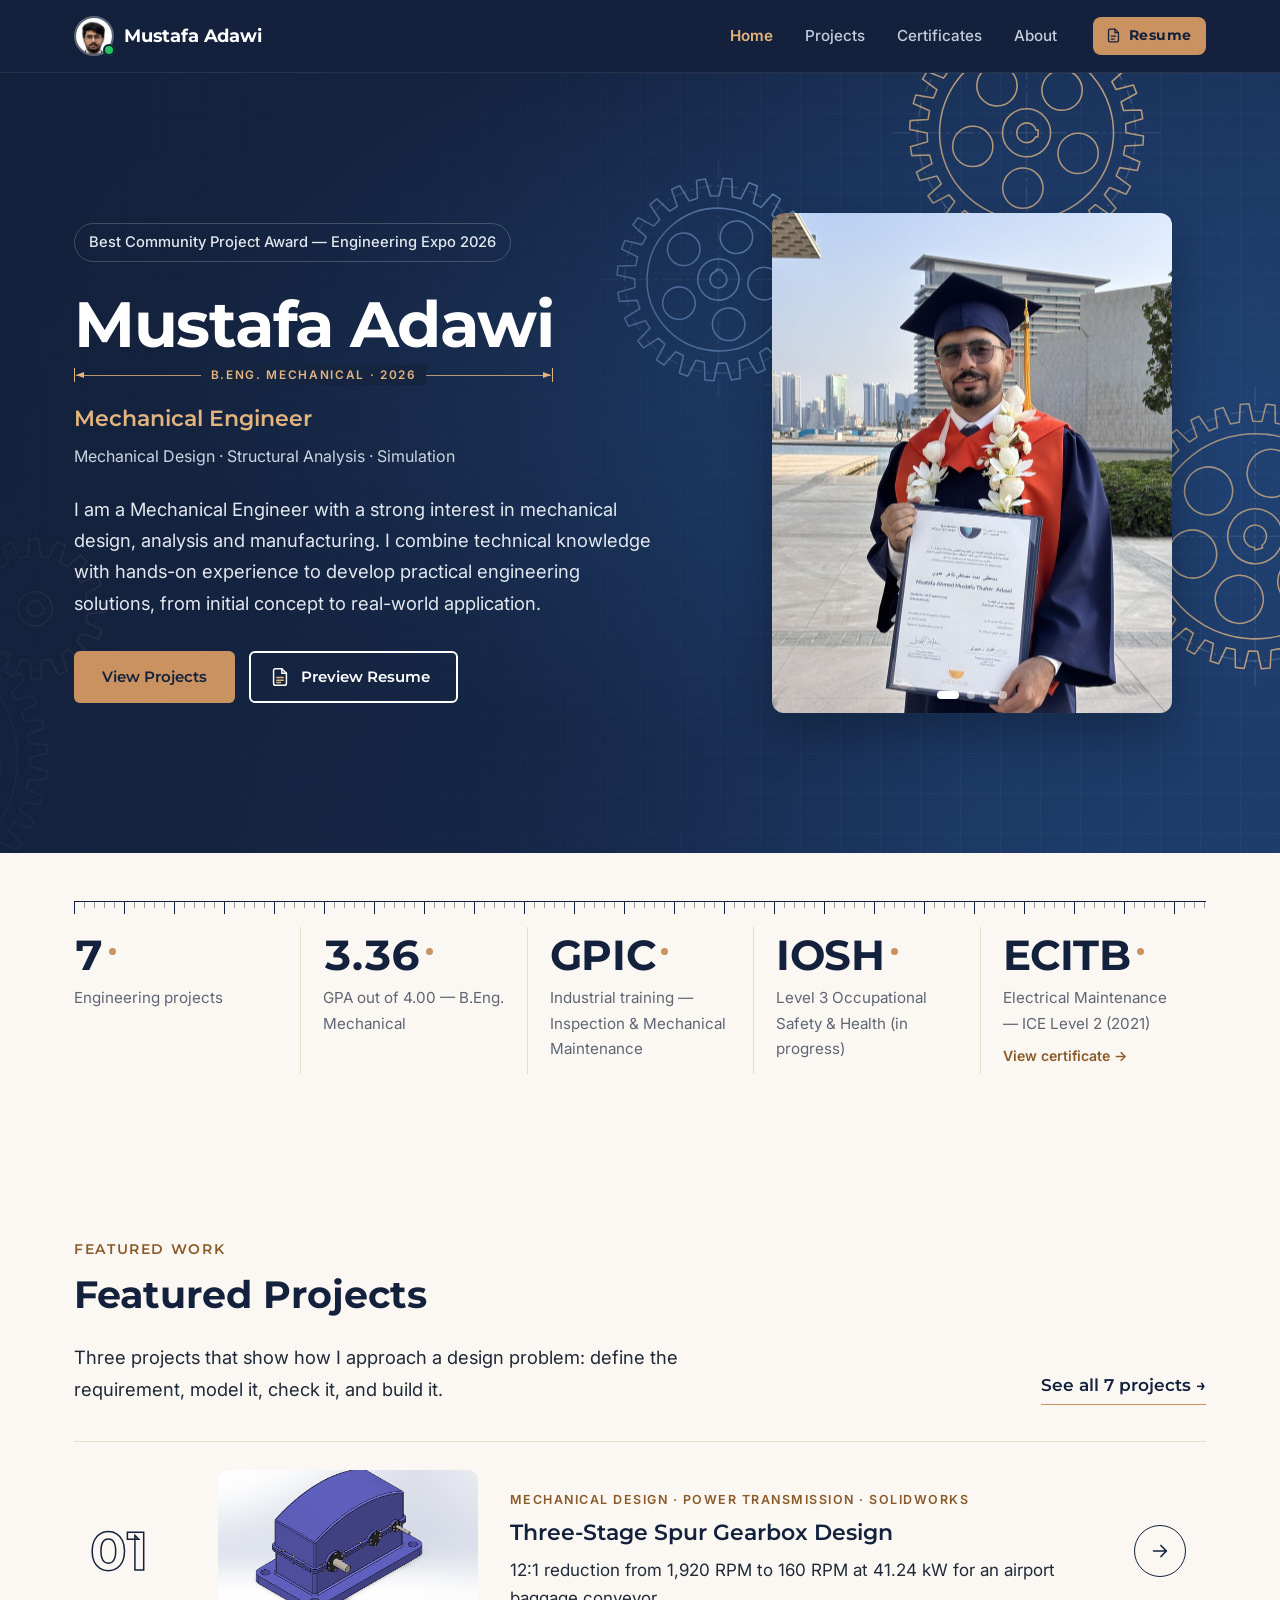
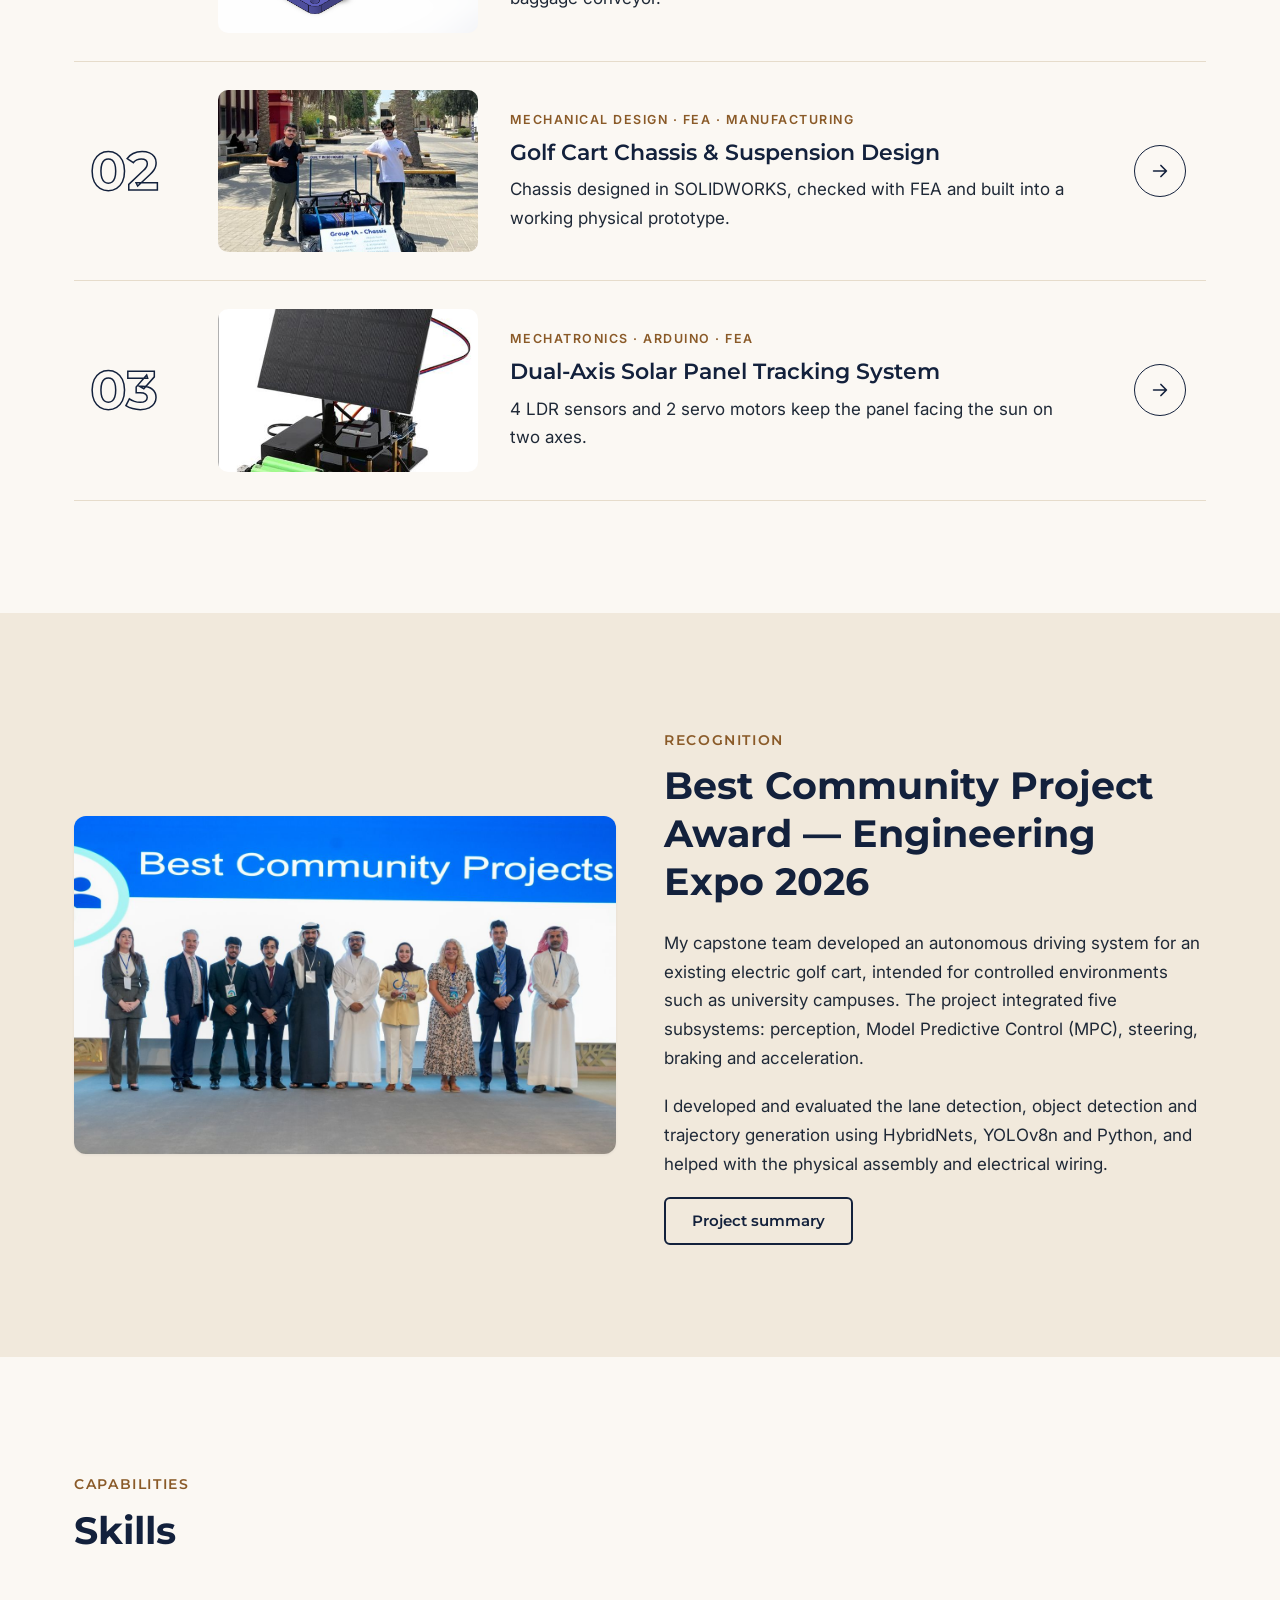
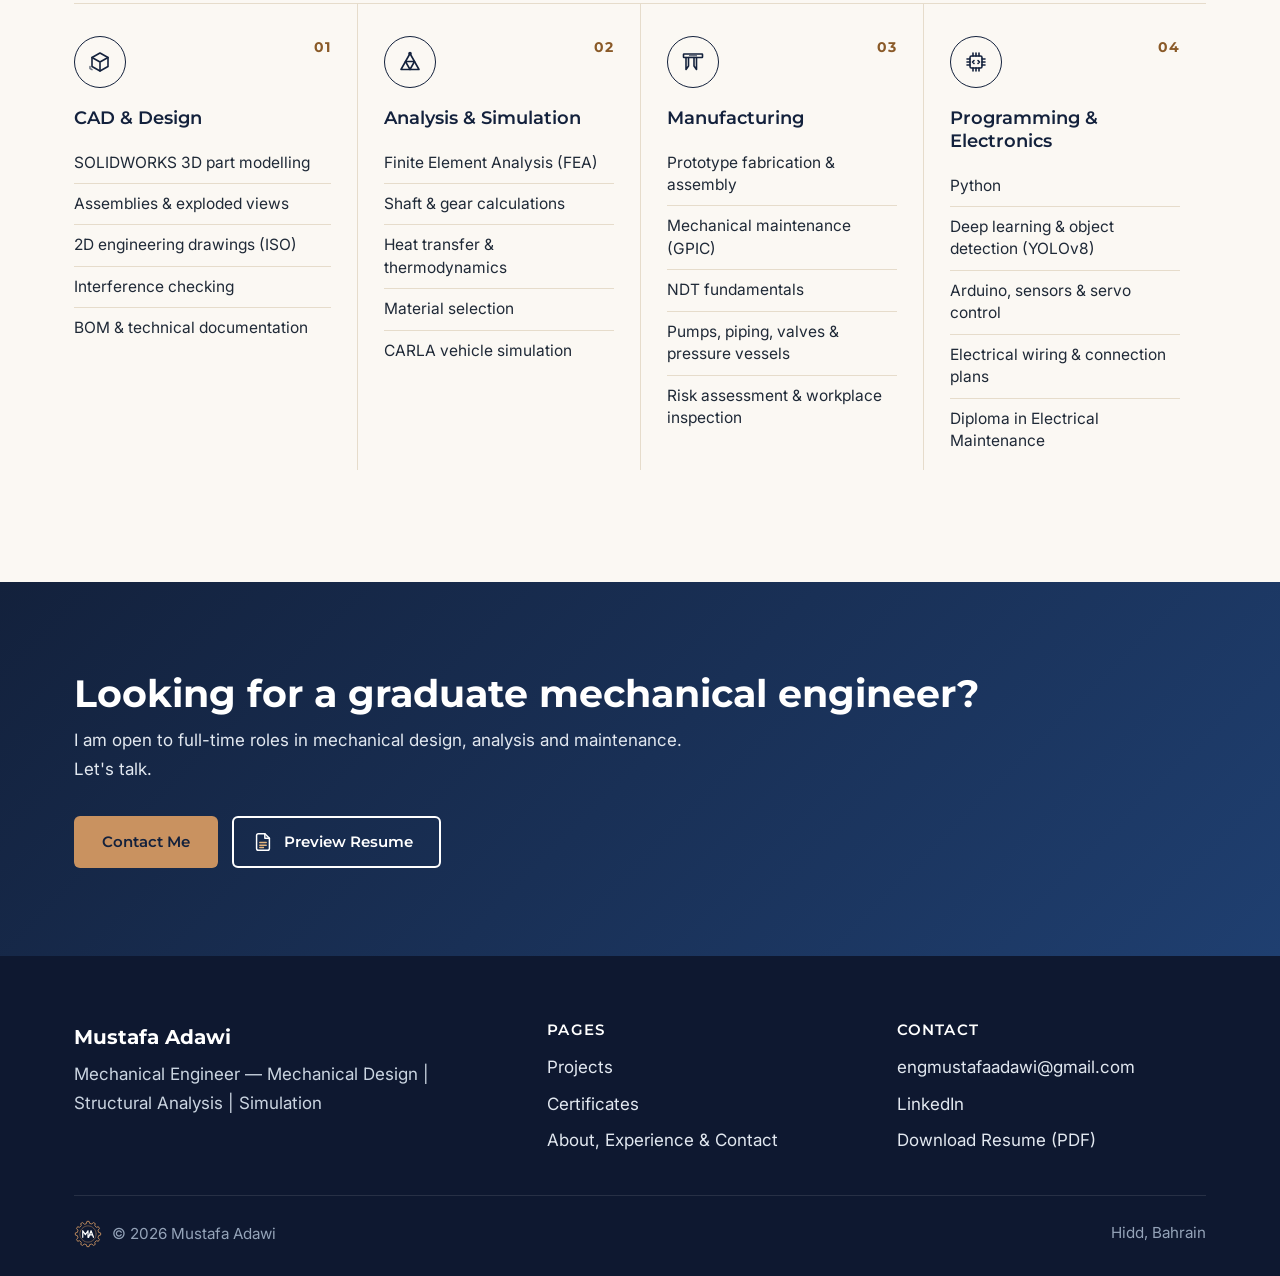
<file: index.html>
<!DOCTYPE html>
<html lang="en" class="no-js">
<head>
  <meta charset="UTF-8">
  <meta name="viewport" content="width=device-width, initial-scale=1">
  <title>Mustafa Adawi — Portfolio</title>
  <meta name="description" content="Engineering portfolio of Mustafa Adawi, Mechanical Engineering graduate from Bahrain Polytechnic: mechanical design, SOLIDWORKS, FEA, manufacturing and mechatronics projects.">
  <meta property="og:type" content="website">
  <meta property="og:title" content="Mustafa Adawi | Mechanical Engineer">
  <meta property="og:description" content="Mechanical design, structural analysis and simulation projects — gearbox design, golf cart chassis, solar tracker and an award-winning autonomous golf cart.">
  <meta property="og:image" content="assets/img/gearbox-render.png">
  <link rel="icon" href="assets/img/favicon.svg" type="image/svg+xml">
  <link rel="preconnect" href="https://fonts.googleapis.com">
  <link rel="preconnect" href="https://fonts.gstatic.com" crossorigin>
  <link href="https://fonts.googleapis.com/css2?family=Inter:wght@400;500;600&family=Montserrat:wght@600;700&display=swap" rel="stylesheet">
  <link rel="stylesheet" href="assets/css/style.css">
</head>
<body data-page="home">
  <a class="skip-link" href="#main">Skip to content</a>

  <header class="site-header">
    <nav class="container nav" aria-label="Main">
      <a class="brand" href="index.html"><img class="brand__avatar" src="assets/img/avatar.jpg" alt="" width="40" height="40">Mustafa Adawi</a>
      <button class="nav__toggle" type="button" aria-expanded="false" aria-controls="nav-menu" aria-label="Open menu">
        <span class="nav__toggle-bar"></span><span class="nav__toggle-bar"></span><span class="nav__toggle-bar"></span>
      </button>
      <ul class="nav__menu" id="nav-menu">
        <li><a class="nav__link" data-nav="home" href="index.html">Home</a></li>
        <li><a class="nav__link" data-nav="projects" href="projects.html">Projects</a></li>
        <li><a class="nav__link" data-nav="certificates" href="certificates.html">Certificates</a></li>
        <li><a class="nav__link" data-nav="about" href="about.html">About</a></li>
        <li class="nav__cta"><a class="nav__cv" href="assets/docs/Mustafa-Adawi-Resume.pdf" target="_blank" rel="noopener" data-cv-preview="assets/img/resume-preview.jpg" aria-label="View resume"><svg viewBox="0 0 24 24" fill="none" stroke="currentColor" stroke-width="1.8" stroke-linecap="round" stroke-linejoin="round" aria-hidden="true"><path d="M14 3H7a2 2 0 0 0-2 2v14a2 2 0 0 0 2 2h10a2 2 0 0 0 2-2V8l-5-5Z"/><path d="M14 3v5h5M9 13h6M9 17h4"/></svg><span>Resume</span></a></li>
      </ul>
    </nav>
  </header>

  <main id="main">
    <!-- HERO -->
    <section class="hero hero--gears">
      <!-- GEARS:START --><svg class="hero__gears" xmlns="http://www.w3.org/2000/svg" viewBox="0 0 1920 1000" preserveAspectRatio="xMaxYMid slice" aria-hidden="true" focusable="false"><g fill="none" stroke-width="2" stroke-linejoin="round" vector-effect="non-scaling-stroke"><g transform="translate(1490 400)"><path d="M-232,0H232M0,-232V232" stroke="rgba(255,255,255,0.12)" stroke-dasharray="24 6 4 6"/><g transform="rotate(0)"><animateTransform attributeName="transform" type="rotate" from="0" to="360" dur="120s" repeatCount="indefinite"/><path d="M187.29,-8.83L209.93,-5.61L209.93,5.61L187.29,8.83L186.37,20.58L208.22,27.3L206.46,38.38L183.6,38.02L180.85,49.48L201.38,59.54L197.92,70.2L175.4,66.28L170.89,77.16L189.59,90.31L184.5,100.3L162.87,92.9L156.71,102.94L173.13,118.85L166.54,127.93L146.33,117.23L138.68,126.19L152.4,144.47L144.47,152.4L126.19,138.68L117.23,146.33L127.93,166.54L118.85,173.13L102.94,156.71L92.9,162.87L100.3,184.5L90.31,189.59L77.16,170.89L66.28,175.4L70.2,197.92L59.54,201.38L49.48,180.85L38.02,183.6L38.38,206.46L27.3,208.22L20.58,186.37L8.83,187.29L5.61,209.93L-5.61,209.93L-8.83,187.29L-20.58,186.37L-27.3,208.22L-38.38,206.46L-38.02,183.6L-49.48,180.85L-59.54,201.38L-70.2,197.92L-66.28,175.4L-77.16,170.89L-90.31,189.59L-100.3,184.5L-92.9,162.87L-102.94,156.71L-118.85,173.13L-127.93,166.54L-117.23,146.33L-126.19,138.68L-144.47,152.4L-152.4,144.47L-138.68,126.19L-146.33,117.23L-166.54,127.93L-173.13,118.85L-156.71,102.94L-162.87,92.9L-184.5,100.3L-189.59,90.31L-170.89,77.16L-175.4,66.28L-197.92,70.2L-201.38,59.54L-180.85,49.48L-183.6,38.02L-206.46,38.38L-208.22,27.3L-186.37,20.58L-187.29,8.83L-209.93,5.61L-209.93,-5.61L-187.29,-8.83L-186.37,-20.58L-208.22,-27.3L-206.46,-38.38L-183.6,-38.02L-180.85,-49.48L-201.38,-59.54L-197.92,-70.2L-175.4,-66.28L-170.89,-77.16L-189.59,-90.31L-184.5,-100.3L-162.87,-92.9L-156.71,-102.94L-173.13,-118.85L-166.54,-127.93L-146.33,-117.23L-138.68,-126.19L-152.4,-144.47L-144.47,-152.4L-126.19,-138.68L-117.23,-146.33L-127.93,-166.54L-118.85,-173.13L-102.94,-156.71L-92.9,-162.87L-100.3,-184.5L-90.31,-189.59L-77.16,-170.89L-66.28,-175.4L-70.2,-197.92L-59.54,-201.38L-49.48,-180.85L-38.02,-183.6L-38.38,-206.46L-27.3,-208.22L-20.58,-186.37L-8.83,-187.29L-5.61,-209.93L5.61,-209.93L8.83,-187.29L20.58,-186.37L27.3,-208.22L38.38,-206.46L38.02,-183.6L49.48,-180.85L59.54,-201.38L70.2,-197.92L66.28,-175.4L77.16,-170.89L90.31,-189.59L100.3,-184.5L92.9,-162.87L102.94,-156.71L118.85,-173.13L127.93,-166.54L117.23,-146.33L126.19,-138.68L144.47,-152.4L152.4,-144.47L138.68,-126.19L146.33,-117.23L166.54,-127.93L173.13,-118.85L156.71,-102.94L162.87,-92.9L184.5,-100.3L189.59,-90.31L170.89,-77.16L175.4,-66.28L197.92,-70.2L201.38,-59.54L180.85,-49.48L183.6,-38.02L206.46,-38.38L208.22,-27.3L186.37,-20.58Z" stroke="#E3B47E"/><circle r="171.5" stroke="#E3B47E"/><circle cx="107.75" cy="0" r="40.8" stroke="#E3B47E"/><circle cx="53.88" cy="93.31" r="40.8" stroke="#E3B47E"/><circle cx="-53.88" cy="93.31" r="40.8" stroke="#E3B47E"/><circle cx="-107.75" cy="0" r="40.8" stroke="#E3B47E"/><circle cx="-53.88" cy="-93.31" r="40.8" stroke="#E3B47E"/><circle cx="53.88" cy="-93.31" r="40.8" stroke="#E3B47E"/><circle r="44" stroke="#E3B47E"/><path d="M-6.3,-16.92L-6.3,-21.15L6.3,-21.15L6.3,-16.92A18,18 0 1 1 -6.3,-16.92Z" stroke="#E3B47E"/><circle r="200" stroke="rgba(255,255,255,0.18)" stroke-dasharray="18 6 3 6"/></g></g><g transform="translate(1199.98 264.76)"><path d="M-152,0H152M0,-152V152" stroke="rgba(255,255,255,0.12)" stroke-dasharray="24 6 4 6"/><g transform="rotate(374.17)"><animateTransform attributeName="transform" type="rotate" from="374.17" to="14.17" dur="72s" repeatCount="indefinite"/><path d="M107.17,-8.43L129.87,-5.78L129.87,5.78L107.17,8.43L105.7,19.59L126.94,28.03L123.95,39.2L101.33,35.88L97.03,46.28L115.36,59.93L109.58,69.94L88.59,60.89L81.74,69.82L95.92,87.74L87.74,95.92L69.82,81.74L60.89,88.59L69.94,109.58L59.93,115.36L46.28,97.03L35.88,101.33L39.2,123.95L28.03,126.94L19.59,105.7L8.43,107.17L5.78,129.87L-5.78,129.87L-8.43,107.17L-19.59,105.7L-28.03,126.94L-39.2,123.95L-35.88,101.33L-46.28,97.03L-59.93,115.36L-69.94,109.58L-60.89,88.59L-69.82,81.74L-87.74,95.92L-95.92,87.74L-81.74,69.82L-88.59,60.89L-109.58,69.94L-115.36,59.93L-97.03,46.28L-101.33,35.88L-123.95,39.2L-126.94,28.03L-105.7,19.59L-107.17,8.43L-129.87,5.78L-129.87,-5.78L-107.17,-8.43L-105.7,-19.59L-126.94,-28.03L-123.95,-39.2L-101.33,-35.88L-97.03,-46.28L-115.36,-59.93L-109.58,-69.94L-88.59,-60.89L-81.74,-69.82L-95.92,-87.74L-87.74,-95.92L-69.82,-81.74L-60.89,-88.59L-69.94,-109.58L-59.93,-115.36L-46.28,-97.03L-35.88,-101.33L-39.2,-123.95L-28.03,-126.94L-19.59,-105.7L-8.43,-107.17L-5.78,-129.87L5.78,-129.87L8.43,-107.17L19.59,-105.7L28.03,-126.94L39.2,-123.95L35.88,-101.33L46.28,-97.03L59.93,-115.36L69.94,-109.58L60.89,-88.59L69.82,-81.74L87.74,-95.92L95.92,-87.74L81.74,-69.82L88.59,-60.89L109.58,-69.94L115.36,-59.93L97.03,-46.28L101.33,-35.88L123.95,-39.2L126.94,-28.03L105.7,-19.59Z" stroke="#8FB3E8"/><circle r="91.5" stroke="#8FB3E8"/><circle cx="58.95" cy="0" r="20.83" stroke="#8FB3E8"/><circle cx="18.22" cy="56.06" r="20.83" stroke="#8FB3E8"/><circle cx="-47.69" cy="34.65" r="20.83" stroke="#8FB3E8"/><circle cx="-47.69" cy="-34.65" r="20.83" stroke="#8FB3E8"/><circle cx="18.22" cy="-56.06" r="20.83" stroke="#8FB3E8"/><circle r="26.4" stroke="#8FB3E8"/><path d="M-3.78,-10.15L-3.78,-12.69L3.78,-12.69L3.78,-10.15A10.8,10.8 0 1 1 -3.78,-10.15Z" stroke="#8FB3E8"/><circle r="120" stroke="rgba(255,255,255,0.18)" stroke-dasharray="18 6 3 6"/></g></g><g transform="translate(1643.68 645.93)"><path d="M-122,0H122M0,-122V122" stroke="rgba(255,255,255,0.12)" stroke-dasharray="24 6 4 6"/><g transform="rotate(236.89)"><animateTransform attributeName="transform" type="rotate" from="236.89" to="-123.11" dur="54s" repeatCount="indefinite"/><path d="M77.08,-8.1L99.82,-5.93L99.82,5.93L77.08,8.1L75.2,18.75L95.83,28.57L91.78,39.71L69.66,33.97L64.25,43.34L80.28,59.62L72.66,68.71L53.84,55.75L45.55,62.7L55.05,83.48L44.78,89.42L31.52,70.8L21.36,74.5L23.17,97.28L11.49,99.34L5.41,77.31L-5.41,77.31L-11.49,99.34L-23.17,97.28L-21.36,74.5L-31.52,70.8L-44.78,89.42L-55.05,83.48L-45.55,62.7L-53.84,55.75L-72.66,68.71L-80.28,59.62L-64.25,43.34L-69.66,33.97L-91.78,39.71L-95.83,28.57L-75.2,18.75L-77.08,8.1L-99.82,5.93L-99.82,-5.93L-77.08,-8.1L-75.2,-18.75L-95.83,-28.57L-91.78,-39.71L-69.66,-33.97L-64.25,-43.34L-80.28,-59.62L-72.66,-68.71L-53.84,-55.75L-45.55,-62.7L-55.05,-83.48L-44.78,-89.42L-31.52,-70.8L-21.36,-74.5L-23.17,-97.28L-11.49,-99.34L-5.41,-77.31L5.41,-77.31L11.49,-99.34L23.17,-97.28L21.36,-74.5L31.52,-70.8L44.78,-89.42L55.05,-83.48L45.55,-62.7L53.84,-55.75L72.66,-68.71L80.28,-59.62L64.25,-43.34L69.66,-33.97L91.78,-39.71L95.83,-28.57L75.2,-18.75Z" stroke="#8FB3E8"/><circle r="61.5" stroke="#8FB3E8"/><circle cx="41.75" cy="0" r="12.64" stroke="#8FB3E8"/><circle cx="12.9" cy="39.71" r="12.64" stroke="#8FB3E8"/><circle cx="-33.78" cy="24.54" r="12.64" stroke="#8FB3E8"/><circle cx="-33.78" cy="-24.54" r="12.64" stroke="#8FB3E8"/><circle cx="12.9" cy="-39.71" r="12.64" stroke="#8FB3E8"/><circle r="22" stroke="#8FB3E8"/><path d="M-3.5,-9.4L-3.5,-11.75L3.5,-11.75L3.5,-9.4A10,10 0 1 1 -3.5,-9.4Z" stroke="#8FB3E8"/><circle r="90" stroke="rgba(255,255,255,0.18)" stroke-dasharray="18 6 3 6"/></g></g><g transform="translate(1888.21 593.96)"><path d="M-192,0H192M0,-192V192" stroke="rgba(255,255,255,0.12)" stroke-dasharray="24 6 4 6"/><g transform="rotate(157.38)"><animateTransform attributeName="transform" type="rotate" from="157.38" to="517.38" dur="96s" repeatCount="indefinite"/><path d="M147.24,-8.68L169.91,-5.67L169.91,5.67L147.24,8.68L146.11,20.21L167.75,27.58L165.53,38.71L142.72,37.24L139.36,48.33L159.14,59.78L154.8,70.26L132.71,64.37L127.25,74.58L144.42,89.68L138.12,99.11L117.6,89.02L110.26,97.98L124.15,116.13L116.13,124.15L97.98,110.26L89.02,117.6L99.11,138.12L89.68,144.42L74.58,127.25L64.37,132.71L70.26,154.8L59.78,159.14L48.33,139.36L37.24,142.72L38.71,165.53L27.58,167.75L20.21,146.11L8.68,147.24L5.67,169.91L-5.67,169.91L-8.68,147.24L-20.21,146.11L-27.58,167.75L-38.71,165.53L-37.24,142.72L-48.33,139.36L-59.78,159.14L-70.26,154.8L-64.37,132.71L-74.58,127.25L-89.68,144.42L-99.11,138.12L-89.02,117.6L-97.98,110.26L-116.13,124.15L-124.15,116.13L-110.26,97.98L-117.6,89.02L-138.12,99.11L-144.42,89.68L-127.25,74.58L-132.71,64.37L-154.8,70.26L-159.14,59.78L-139.36,48.33L-142.72,37.24L-165.53,38.71L-167.75,27.58L-146.11,20.21L-147.24,8.68L-169.91,5.67L-169.91,-5.67L-147.24,-8.68L-146.11,-20.21L-167.75,-27.58L-165.53,-38.71L-142.72,-37.24L-139.36,-48.33L-159.14,-59.78L-154.8,-70.26L-132.71,-64.37L-127.25,-74.58L-144.42,-89.68L-138.12,-99.11L-117.6,-89.02L-110.26,-97.98L-124.15,-116.13L-116.13,-124.15L-97.98,-110.26L-89.02,-117.6L-99.11,-138.12L-89.68,-144.42L-74.58,-127.25L-64.37,-132.71L-70.26,-154.8L-59.78,-159.14L-48.33,-139.36L-37.24,-142.72L-38.71,-165.53L-27.58,-167.75L-20.21,-146.11L-8.68,-147.24L-5.67,-169.91L5.67,-169.91L8.68,-147.24L20.21,-146.11L27.58,-167.75L38.71,-165.53L37.24,-142.72L48.33,-139.36L59.78,-159.14L70.26,-154.8L64.37,-132.71L74.58,-127.25L89.68,-144.42L99.11,-138.12L89.02,-117.6L97.98,-110.26L116.13,-124.15L124.15,-116.13L110.26,-97.98L117.6,-89.02L138.12,-99.11L144.42,-89.68L127.25,-74.58L132.71,-64.37L154.8,-70.26L159.14,-59.78L139.36,-48.33L142.72,-37.24L165.53,-38.71L167.75,-27.58L146.11,-20.21Z" stroke="#E3B47E"/><circle r="131.5" stroke="#E3B47E"/><circle cx="83.35" cy="0" r="30.82" stroke="#E3B47E"/><circle cx="41.68" cy="72.18" r="30.82" stroke="#E3B47E"/><circle cx="-41.68" cy="72.18" r="30.82" stroke="#E3B47E"/><circle cx="-83.35" cy="0" r="30.82" stroke="#E3B47E"/><circle cx="-41.68" cy="-72.18" r="30.82" stroke="#E3B47E"/><circle cx="41.68" cy="-72.18" r="30.82" stroke="#E3B47E"/><circle r="35.2" stroke="#E3B47E"/><path d="M-5.04,-13.54L-5.04,-16.92L5.04,-16.92L5.04,-13.54A14.4,14.4 0 1 1 -5.04,-13.54Z" stroke="#E3B47E"/><circle r="160" stroke="rgba(255,255,255,0.18)" stroke-dasharray="18 6 3 6"/></g></g><g transform="translate(1595.07 76.64)"><path d="M-172,0H172M0,-172V172" stroke="rgba(255,255,255,0.12)" stroke-dasharray="24 6 4 6"/><g transform="rotate(101.57)"><animateTransform attributeName="transform" type="rotate" from="101.57" to="-258.43" dur="84s" repeatCount="indefinite"/><path d="M127.21,-8.58L149.89,-5.72L149.89,5.72L127.21,8.58L125.93,19.95L147.41,27.78L144.86,38.93L122.11,36.67L118.33,47.47L137.53,59.88L132.56,70.19L110.89,62.92L104.81,72.61L120.76,88.98L113.62,97.93L94.11,86.02L86.02,94.11L97.93,113.62L88.98,120.76L72.61,104.81L62.92,110.89L70.19,132.56L59.88,137.53L47.47,118.33L36.67,122.11L38.93,144.86L27.78,147.41L19.95,125.93L8.58,127.21L5.72,149.89L-5.72,149.89L-8.58,127.21L-19.95,125.93L-27.78,147.41L-38.93,144.86L-36.67,122.11L-47.47,118.33L-59.88,137.53L-70.19,132.56L-62.92,110.89L-72.61,104.81L-88.98,120.76L-97.93,113.62L-86.02,94.11L-94.11,86.02L-113.62,97.93L-120.76,88.98L-104.81,72.61L-110.89,62.92L-132.56,70.19L-137.53,59.88L-118.33,47.47L-122.11,36.67L-144.86,38.93L-147.41,27.78L-125.93,19.95L-127.21,8.58L-149.89,5.72L-149.89,-5.72L-127.21,-8.58L-125.93,-19.95L-147.41,-27.78L-144.86,-38.93L-122.11,-36.67L-118.33,-47.47L-137.53,-59.88L-132.56,-70.19L-110.89,-62.92L-104.81,-72.61L-120.76,-88.98L-113.62,-97.93L-94.11,-86.02L-86.02,-94.11L-97.93,-113.62L-88.98,-120.76L-72.61,-104.81L-62.92,-110.89L-70.19,-132.56L-59.88,-137.53L-47.47,-118.33L-36.67,-122.11L-38.93,-144.86L-27.78,-147.41L-19.95,-125.93L-8.58,-127.21L-5.72,-149.89L5.72,-149.89L8.58,-127.21L19.95,-125.93L27.78,-147.41L38.93,-144.86L36.67,-122.11L47.47,-118.33L59.88,-137.53L70.19,-132.56L62.92,-110.89L72.61,-104.81L88.98,-120.76L97.93,-113.62L86.02,-94.11L94.11,-86.02L113.62,-97.93L120.76,-88.98L104.81,-72.61L110.89,-62.92L132.56,-70.19L137.53,-59.88L118.33,-47.47L122.11,-36.67L144.86,-38.93L147.41,-27.78L125.93,-19.95Z" stroke="#E3B47E"/><circle r="111.5" stroke="#E3B47E"/><circle cx="71.15" cy="0" r="25.82" stroke="#E3B47E"/><circle cx="21.99" cy="67.67" r="25.82" stroke="#E3B47E"/><circle cx="-57.56" cy="41.82" r="25.82" stroke="#E3B47E"/><circle cx="-57.56" cy="-41.82" r="25.82" stroke="#E3B47E"/><circle cx="21.99" cy="-67.67" r="25.82" stroke="#E3B47E"/><circle r="30.8" stroke="#E3B47E"/><path d="M-4.41,-11.84L-4.41,-14.81L4.41,-14.81L4.41,-11.84A12.6,12.6 0 1 1 -4.41,-11.84Z" stroke="#E3B47E"/><circle r="140" stroke="rgba(255,255,255,0.18)" stroke-dasharray="18 6 3 6"/></g></g><g transform="translate(150 880)"><path d="M-212,0H212M0,-212V212" stroke="rgba(255,255,255,0.12)" stroke-dasharray="24 6 4 6"/><g transform="rotate(0)"><animateTransform attributeName="transform" type="rotate" from="0" to="360" dur="108s" repeatCount="indefinite"/><path d="M167.27,-8.77L189.92,-5.64L189.92,5.64L167.27,8.77L166.25,20.41L188.01,27.43L186.05,38.53L163.21,37.68L160.18,48.97L180.39,59.66L176.54,70.25L154.18,65.45L149.24,76.04L167.29,90.08L161.65,99.84L140.48,91.23L133.77,100.8L149.11,117.76L141.86,126.39L122.5,114.23L114.23,122.5L126.39,141.86L117.76,149.11L100.8,133.77L91.23,140.48L99.84,161.65L90.08,167.29L76.04,149.24L65.45,154.18L70.25,176.54L59.66,180.39L48.97,160.18L37.68,163.21L38.53,186.05L27.43,188.01L20.41,166.25L8.77,167.27L5.64,189.92L-5.64,189.92L-8.77,167.27L-20.41,166.25L-27.43,188.01L-38.53,186.05L-37.68,163.21L-48.97,160.18L-59.66,180.39L-70.25,176.54L-65.45,154.18L-76.04,149.24L-90.08,167.29L-99.84,161.65L-91.23,140.48L-100.8,133.77L-117.76,149.11L-126.39,141.86L-114.23,122.5L-122.5,114.23L-141.86,126.39L-149.11,117.76L-133.77,100.8L-140.48,91.23L-161.65,99.84L-167.29,90.08L-149.24,76.04L-154.18,65.45L-176.54,70.25L-180.39,59.66L-160.18,48.97L-163.21,37.68L-186.05,38.53L-188.01,27.43L-166.25,20.41L-167.27,8.77L-189.92,5.64L-189.92,-5.64L-167.27,-8.77L-166.25,-20.41L-188.01,-27.43L-186.05,-38.53L-163.21,-37.68L-160.18,-48.97L-180.39,-59.66L-176.54,-70.25L-154.18,-65.45L-149.24,-76.04L-167.29,-90.08L-161.65,-99.84L-140.48,-91.23L-133.77,-100.8L-149.11,-117.76L-141.86,-126.39L-122.5,-114.23L-114.23,-122.5L-126.39,-141.86L-117.76,-149.11L-100.8,-133.77L-91.23,-140.48L-99.84,-161.65L-90.08,-167.29L-76.04,-149.24L-65.45,-154.18L-70.25,-176.54L-59.66,-180.39L-48.97,-160.18L-37.68,-163.21L-38.53,-186.05L-27.43,-188.01L-20.41,-166.25L-8.77,-167.27L-5.64,-189.92L5.64,-189.92L8.77,-167.27L20.41,-166.25L27.43,-188.01L38.53,-186.05L37.68,-163.21L48.97,-160.18L59.66,-180.39L70.25,-176.54L65.45,-154.18L76.04,-149.24L90.08,-167.29L99.84,-161.65L91.23,-140.48L100.8,-133.77L117.76,-149.11L126.39,-141.86L114.23,-122.5L122.5,-114.23L141.86,-126.39L149.11,-117.76L133.77,-100.8L140.48,-91.23L161.65,-99.84L167.29,-90.08L149.24,-76.04L154.18,-65.45L176.54,-70.25L180.39,-59.66L160.18,-48.97L163.21,-37.68L186.05,-38.53L188.01,-27.43L166.25,-20.41Z" stroke="#8FB3E8"/><circle r="151.5" stroke="#8FB3E8"/><circle cx="95.55" cy="0" r="35.81" stroke="#8FB3E8"/><circle cx="47.78" cy="82.75" r="35.81" stroke="#8FB3E8"/><circle cx="-47.78" cy="82.75" r="35.81" stroke="#8FB3E8"/><circle cx="-95.55" cy="0" r="35.81" stroke="#8FB3E8"/><circle cx="-47.78" cy="-82.75" r="35.81" stroke="#8FB3E8"/><circle cx="47.78" cy="-82.75" r="35.81" stroke="#8FB3E8"/><circle r="39.6" stroke="#8FB3E8"/><path d="M-5.67,-15.23L-5.67,-19.04L5.67,-19.04L5.67,-15.23A16.2,16.2 0 1 1 -5.67,-15.23Z" stroke="#8FB3E8"/><circle r="180" stroke="rgba(255,255,255,0.18)" stroke-dasharray="18 6 3 6"/></g></g><g transform="translate(323.97 686.78)"><path d="M-112,0H112M0,-112V112" stroke="rgba(255,255,255,0.12)" stroke-dasharray="24 6 4 6"/><g transform="rotate(125.25)"><animateTransform attributeName="transform" type="rotate" from="125.25" to="-234.75" dur="48s" repeatCount="indefinite"/><path d="M67.03,-7.93L89.8,-6L89.8,6L67.03,7.93L64.97,18.32L85.26,28.82L80.67,39.91L58.89,32.98L53.01,41.79L67.74,59.25L59.25,67.74L41.79,53.01L32.98,58.89L39.91,80.67L28.82,85.26L18.32,64.97L7.93,67.03L6,89.8L-6,89.8L-7.93,67.03L-18.32,64.97L-28.82,85.26L-39.91,80.67L-32.98,58.89L-41.79,53.01L-59.25,67.74L-67.74,59.25L-53.01,41.79L-58.89,32.98L-80.67,39.91L-85.26,28.82L-64.97,18.32L-67.03,7.93L-89.8,6L-89.8,-6L-67.03,-7.93L-64.97,-18.32L-85.26,-28.82L-80.67,-39.91L-58.89,-32.98L-53.01,-41.79L-67.74,-59.25L-59.25,-67.74L-41.79,-53.01L-32.98,-58.89L-39.91,-80.67L-28.82,-85.26L-18.32,-64.97L-7.93,-67.03L-6,-89.8L6,-89.8L7.93,-67.03L18.32,-64.97L28.82,-85.26L39.91,-80.67L32.98,-58.89L41.79,-53.01L59.25,-67.74L67.74,-59.25L53.01,-41.79L58.89,-32.98L80.67,-39.91L85.26,-28.82L64.97,-18.32Z" stroke="#E3B47E"/><circle r="22" stroke="#E3B47E"/><path d="M-3.5,-9.4L-3.5,-11.75L3.5,-11.75L3.5,-9.4A10,10 0 1 1 -3.5,-9.4Z" stroke="#E3B47E"/><circle r="80" stroke="rgba(255,255,255,0.18)" stroke-dasharray="18 6 3 6"/></g></g></g></svg><!-- GEARS:END -->
      <div class="container hero__grid">
        <div>
          <span class="hero__badge hero-anim">Best Community Project Award — Engineering Expo 2026</span>
          <div class="hero__name hero-anim">
            <h1>Mustafa <span class="accent">Adawi</span></h1>
            <span class="dim-line" aria-hidden="true"><span class="dim-line__label">B.Eng. Mechanical · 2026</span></span>
          </div>
          <p class="hero__role hero-anim">Mechanical Engineer</p>
          <p class="hero__disciplines hero-anim">Mechanical Design · Structural Analysis · Simulation</p>

          <p class="hero__text hero-anim">I am a Mechanical Engineer with a strong interest in mechanical design, analysis and manufacturing. I combine technical knowledge with hands-on experience to develop practical engineering solutions, from initial concept to real-world application.</p>
          <div class="hero__actions hero-anim">
            <a class="btn btn--primary" href="projects.html">View Projects</a>
            <a class="btn btn--light btn-cv" href="assets/docs/Mustafa-Adawi-Resume.pdf" target="_blank" rel="noopener" data-cv-preview><span class="btn-cv__icon" aria-hidden="true"><svg viewBox="0 0 24 24" fill="none" stroke="currentColor" stroke-width="1.6" stroke-linecap="round" stroke-linejoin="round"><path d="M14 3H7a2 2 0 0 0-2 2v14a2 2 0 0 0 2 2h10a2 2 0 0 0 2-2V8l-5-5Z"/><path d="M14 3v5h5"/><path class="btn-cv__lines" d="M8.5 12.5h7M8.5 15.5h7M8.5 18h4"/></svg><span class="btn-cv__scan"></span></span><span>Preview Resume</span></a>
          </div>
        </div>
        <div class="hero__photo hero__slides hero-anim" role="region" aria-roledescription="slideshow" aria-label="Graduation photos">
          <img class="hero__slide is-active" src="assets/img/profile-graduation.jpg" alt="Mustafa Adawi at his Bahrain Polytechnic graduation, holding his Bachelor of Engineering (Mechanical) certificate" width="800" height="1067" style="object-position: 50% 20%;">
          <img class="hero__slide" src="assets/img/grad-with-faculty.jpg" alt="Mustafa Adawi holding his degree certificate beside a faculty member in academic robes at the graduation ceremony" width="480" height="846" decoding="async" style="object-position: 62% 40%;">
          <img class="hero__slide" src="assets/img/grad-class-2026.jpg" alt="Mustafa Adawi with fellow Class of 2026 graduates holding their certificates" width="480" height="853" decoding="async" style="object-position: 50% 52%;">
          <img class="hero__slide" src="assets/img/grad-celebration.jpg" alt="Mustafa Adawi celebrating graduation with a classmate and a faculty member holding flowers" width="1179" height="654" decoding="async" style="object-position: 74% 40%;">
          <div class="hero__dots" role="group" aria-label="Choose photo">
            <button type="button" class="hero__dot is-active" aria-label="Photo 1 of 4" aria-current="true"></button>
            <button type="button" class="hero__dot" aria-label="Photo 2 of 4"></button>
            <button type="button" class="hero__dot" aria-label="Photo 3 of 4"></button>
            <button type="button" class="hero__dot" aria-label="Photo 4 of 4"></button>
          </div>
        </div>
      </div>
    </section>

    <!-- STATS -->
    <section class="section--tight" id="facts" aria-label="Quick facts">
      <div class="container">
        <div class="stats stats--ruler">
          <div class="stat reveal"><div class="stat__value" data-count="7">7</div><div class="stat__label">Engineering projects</div></div>
          <div class="stat reveal"><div class="stat__value" data-count="3.46" data-decimals="2">3.46</div><div class="stat__label">GPA out of 4.00 — B.Eng. Mechanical</div></div>
          <div class="stat reveal"><div class="stat__value">GPIC</div><div class="stat__label">Industrial training — Inspection &amp; Mechanical Maintenance</div></div>
          <div class="stat reveal"><div class="stat__value">IOSH</div><div class="stat__label">Level 3 Occupational Safety &amp; Health (in progress)</div></div>
          <div class="stat reveal"><div class="stat__value">ECITB</div><div class="stat__label">Electrical Maintenance — ICE Level 2 (2021)</div><button class="stat__link" type="button" data-cert="assets/img/cert-ecitb-electrical.jpg" data-cert-title="ECITB Electrical Maintenance — ICE Level 2">View certificate →</button></div>
        </div>
      </div>
    </section>

    <!-- FEATURED PROJECTS -->
    <section class="section">
      <div class="container">
        <div class="feature-head reveal">
          <div>
            <span class="eyebrow">Featured work</span>
            <h2>Featured Projects</h2>
            <p class="lead">Three projects that show how I approach a design problem: define the requirement, model it, check it, and build it.</p>
          </div>
          <a class="feature-head__all" href="projects.html">See all 7 projects <span aria-hidden="true">→</span></a>
        </div>
        <ol class="feature-list">
          <li class="feature reveal">
            <a class="feature__link" href="projects/gearbox.html">
              <span class="feature__num" aria-hidden="true">01</span>
              <span class="feature__media"><img src="assets/img/gearbox-render.png" alt="" loading="lazy" width="923" height="707"></span>
              <span class="feature__body">
                <span class="feature__meta">Mechanical Design · Power Transmission · SOLIDWORKS</span>
                <span class="feature__title">Three-Stage Spur Gearbox Design</span>
                <span class="feature__text">12:1 reduction from 1,920 RPM to 160 RPM at 41.24 kW for an airport baggage conveyor.</span>
              </span>
              <span class="feature__arrow" aria-hidden="true"><svg viewBox="0 0 24 24" fill="none" stroke="currentColor" stroke-width="1.8" stroke-linecap="round" stroke-linejoin="round"><path d="M5 12h14M13 6l6 6-6 6"/></svg></span>
            </a>
          </li>
          <li class="feature reveal">
            <a class="feature__link" href="projects/golf-cart.html">
              <span class="feature__num" aria-hidden="true">02</span>
              <span class="feature__media"><img src="assets/img/golf-cart-chassis.jpg" alt="" loading="lazy" width="405" height="455"></span>
              <span class="feature__body">
                <span class="feature__meta">Mechanical Design · FEA · Manufacturing</span>
                <span class="feature__title">Golf Cart Chassis &amp; Suspension Design</span>
                <span class="feature__text">Chassis designed in SOLIDWORKS, checked with FEA and built into a working physical prototype.</span>
              </span>
              <span class="feature__arrow" aria-hidden="true"><svg viewBox="0 0 24 24" fill="none" stroke="currentColor" stroke-width="1.8" stroke-linecap="round" stroke-linejoin="round"><path d="M5 12h14M13 6l6 6-6 6"/></svg></span>
            </a>
          </li>
          <li class="feature reveal">
            <a class="feature__link" href="projects/solar-tracker.html">
              <span class="feature__num" aria-hidden="true">03</span>
              <span class="feature__media"><img src="assets/img/solar-tracker.png" alt="" loading="lazy" width="500" height="620"></span>
              <span class="feature__body">
                <span class="feature__meta">Mechatronics · Arduino · FEA</span>
                <span class="feature__title">Dual-Axis Solar Panel Tracking System</span>
                <span class="feature__text">4 LDR sensors and 2 servo motors keep the panel facing the sun on two axes.</span>
              </span>
              <span class="feature__arrow" aria-hidden="true"><svg viewBox="0 0 24 24" fill="none" stroke="currentColor" stroke-width="1.8" stroke-linecap="round" stroke-linejoin="round"><path d="M5 12h14M13 6l6 6-6 6"/></svg></span>
            </a>
          </li>
        </ol>
      </div>
    </section>
    <!-- AWARD -->
    <section class="section section--alt">
      <div class="container award">
        <div class="award__media reveal">
          <img src="assets/img/award-team.jpg" alt="The autonomous golf cart team on stage receiving the Best Community Projects award at the Bahrain Polytechnic Engineering Expo 2026" loading="lazy" width="1280" height="936">
        </div>
        <div class="reveal">
          <span class="eyebrow">Recognition</span>
          <h2>Best Community Project Award — Engineering Expo 2026</h2>
          <p>My capstone team developed an autonomous driving system for an existing electric golf cart, intended for controlled environments such as university campuses. The project integrated five subsystems: perception, Model Predictive Control (MPC), steering, braking and acceleration.</p>
          <p>I developed and evaluated the lane detection, object detection and trajectory generation using HybridNets, YOLOv8n and Python, and helped with the physical assembly and electrical wiring.</p>
          <a class="btn btn--outline" href="projects/autonomous-golf-cart.html">Project summary</a>
        </div>
      </div>
    </section>

    <!-- SKILLS -->
    <section class="section">
      <div class="container">
        <div class="section-head reveal">
          <span class="eyebrow">Capabilities</span>
          <h2>Skills</h2>
        </div>
        <div class="grid grid--4 skills-grid">
          <div class="skill-card reveal">
            <div class="skill-card__icon" aria-hidden="true">
              <svg viewBox="0 0 24 24" fill="none" stroke="currentColor" stroke-width="1.6" stroke-linecap="round" stroke-linejoin="round"><path d="M12 3 20 7.5v9L12 21l-8-4.5v-9L12 3Z"/><path d="M12 12l8-4.5M12 12v9M12 12 4 7.5"/><path d="M2 18.5l2 1.1M2 18.5v-2" opacity=".6"/></svg>
            </div>
            <h3>CAD &amp; Design</h3>
            <ul>
              <li>SOLIDWORKS 3D part modelling</li>
              <li>Assemblies &amp; exploded views</li>
              <li>2D engineering drawings (ISO)</li>
              <li>Interference checking</li>
              <li>BOM &amp; technical documentation</li>
            </ul>
          </div>
          <div class="skill-card reveal">
            <div class="skill-card__icon" aria-hidden="true">
              <svg viewBox="0 0 24 24" fill="none" stroke="currentColor" stroke-width="1.6" stroke-linecap="round" stroke-linejoin="round"><path d="M12 3.5 21 19.5H3L12 3.5Z"/><path d="M7.5 11.5h9M12 19.5l-4.5-8M12 19.5l4.5-8"/><circle cx="12" cy="3.5" r="1"/></svg>
            </div>
            <h3>Analysis &amp; Simulation</h3>
            <ul>
              <li>Finite Element Analysis (FEA)</li>
              <li>Shaft &amp; gear calculations</li>
              <li>Heat transfer &amp; thermodynamics</li>
              <li>Material selection</li>
              <li>CARLA vehicle simulation</li>
            </ul>
          </div>
          <div class="skill-card reveal">
            <div class="skill-card__icon" aria-hidden="true">
              <svg viewBox="0 0 24 24" fill="none" stroke="currentColor" stroke-width="1.6" stroke-linecap="round" stroke-linejoin="round"><rect x="2.5" y="4" width="19" height="3.5" rx=".5"/><path d="M5 7.5v12l2.5-3.5V7.5M15.5 7.5v12L13 16V7.5"/><path d="M9 5.75h.01M11 5.75h.01M13 5.75h.01M15 5.75h.01"/></svg>
            </div>
            <h3>Manufacturing</h3>
            <ul>
              <li>Prototype fabrication &amp; assembly</li>
              <li>Mechanical maintenance (GPIC)</li>
              <li>NDT fundamentals</li>
              <li>Pumps, piping, valves &amp; pressure vessels</li>
              <li>Risk assessment &amp; workplace inspection</li>
            </ul>
          </div>
          <div class="skill-card reveal">
            <div class="skill-card__icon" aria-hidden="true">
              <svg viewBox="0 0 24 24" fill="none" stroke="currentColor" stroke-width="1.6" stroke-linecap="round" stroke-linejoin="round"><rect x="6" y="6" width="12" height="12" rx="1.5"/><path d="M9 3v3M12 3v3M15 3v3M9 18v3M12 18v3M15 18v3M3 9h3M3 12h3M3 15h3M18 9h3M18 12h3M18 15h3"/><path d="M10 10.5 8.5 12l1.5 1.5M14 10.5l1.5 1.5-1.5 1.5"/></svg>
            </div>
            <h3>Programming &amp; Electronics</h3>
            <ul>
              <li>Python</li>
              <li>Deep learning &amp; object detection (YOLOv8)</li>
              <li>Arduino, sensors &amp; servo control</li>
              <li>Electrical wiring &amp; connection plans</li>
              <li>Diploma in Electrical Maintenance</li>
            </ul>
          </div>
        </div>
      </div>
    </section>

    <!-- CTA -->
    <section class="cta-band">
      <div class="container cta-band__inner">
        <div>
          <h2>Looking for a graduate mechanical engineer?</h2>
          <p>I am open to full-time roles in mechanical design, analysis and maintenance. Let's talk.</p>
        </div>
        <div class="cta-band__actions">
          <a class="btn btn--primary" href="about.html#contact">Contact Me</a>
          <a class="btn btn--light btn-cv" href="assets/docs/Mustafa-Adawi-Resume.pdf" target="_blank" rel="noopener" data-cv-preview><span class="btn-cv__icon" aria-hidden="true"><svg viewBox="0 0 24 24" fill="none" stroke="currentColor" stroke-width="1.6" stroke-linecap="round" stroke-linejoin="round"><path d="M14 3H7a2 2 0 0 0-2 2v14a2 2 0 0 0 2 2h10a2 2 0 0 0 2-2V8l-5-5Z"/><path d="M14 3v5h5"/><path class="btn-cv__lines" d="M8.5 12.5h7M8.5 15.5h7M8.5 18h4"/></svg><span class="btn-cv__scan"></span></span><span>Preview Resume</span></a>
        </div>
      </div>
    </section>
  </main>

  <footer class="site-footer">
    <div class="container">
      <div class="footer__grid">
        <div>
          <p class="footer__name">Mustafa Adawi</p>
          <p class="footer__tagline">Mechanical Engineer — Mechanical Design | Structural Analysis | Simulation</p>
        </div>
        <div>
          <h4>Pages</h4>
          <ul class="footer__links">
            <li><a href="projects.html">Projects</a></li>
            <li><a href="certificates.html">Certificates</a></li>
            <li><a href="about.html">About, Experience &amp; Contact</a></li>
          </ul>
        </div>
        <div>
          <h4>Contact</h4>
          <ul class="footer__links">
            <li><a href="mailto:engmustafaadawi@gmail.com">engmustafaadawi@gmail.com</a></li>
            <li><a href="https://www.linkedin.com/in/mustafa-adawi-46a469348" target="_blank" rel="noopener">LinkedIn</a></li>
            <li><a href="assets/docs/Mustafa-Adawi-Resume.pdf" download>Download Resume (PDF)</a></li>
          </ul>
        </div>
      </div>
      <div class="footer__bottom">
        <span class="footer__copy"><img src="assets/img/logo-ma.svg" alt="" width="28" height="28"><span>&copy; <span class="js-year">2026</span> Mustafa Adawi</span></span>
        <span>Hidd, Bahrain</span>
      </div>
    </div>
  </footer>

  <button class="scroll-gear" type="button" aria-label="Back to top">
    <svg viewBox="0 0 64 64" aria-hidden="true">
      <circle class="scroll-gear__track" cx="32" cy="32" r="29"/>
      <circle class="scroll-gear__ring" cx="32" cy="32" r="29"/>
      <g class="scroll-gear__big" transform="translate(27 35)"><path/><circle r="3.2"/></g>
      <g class="scroll-gear__small" transform="translate(41.6 22.4)"><path/><circle r="2.2"/></g>
    </svg>
  </button>

  <script src="assets/js/main.js"></script>
</body>
</html>
</file>
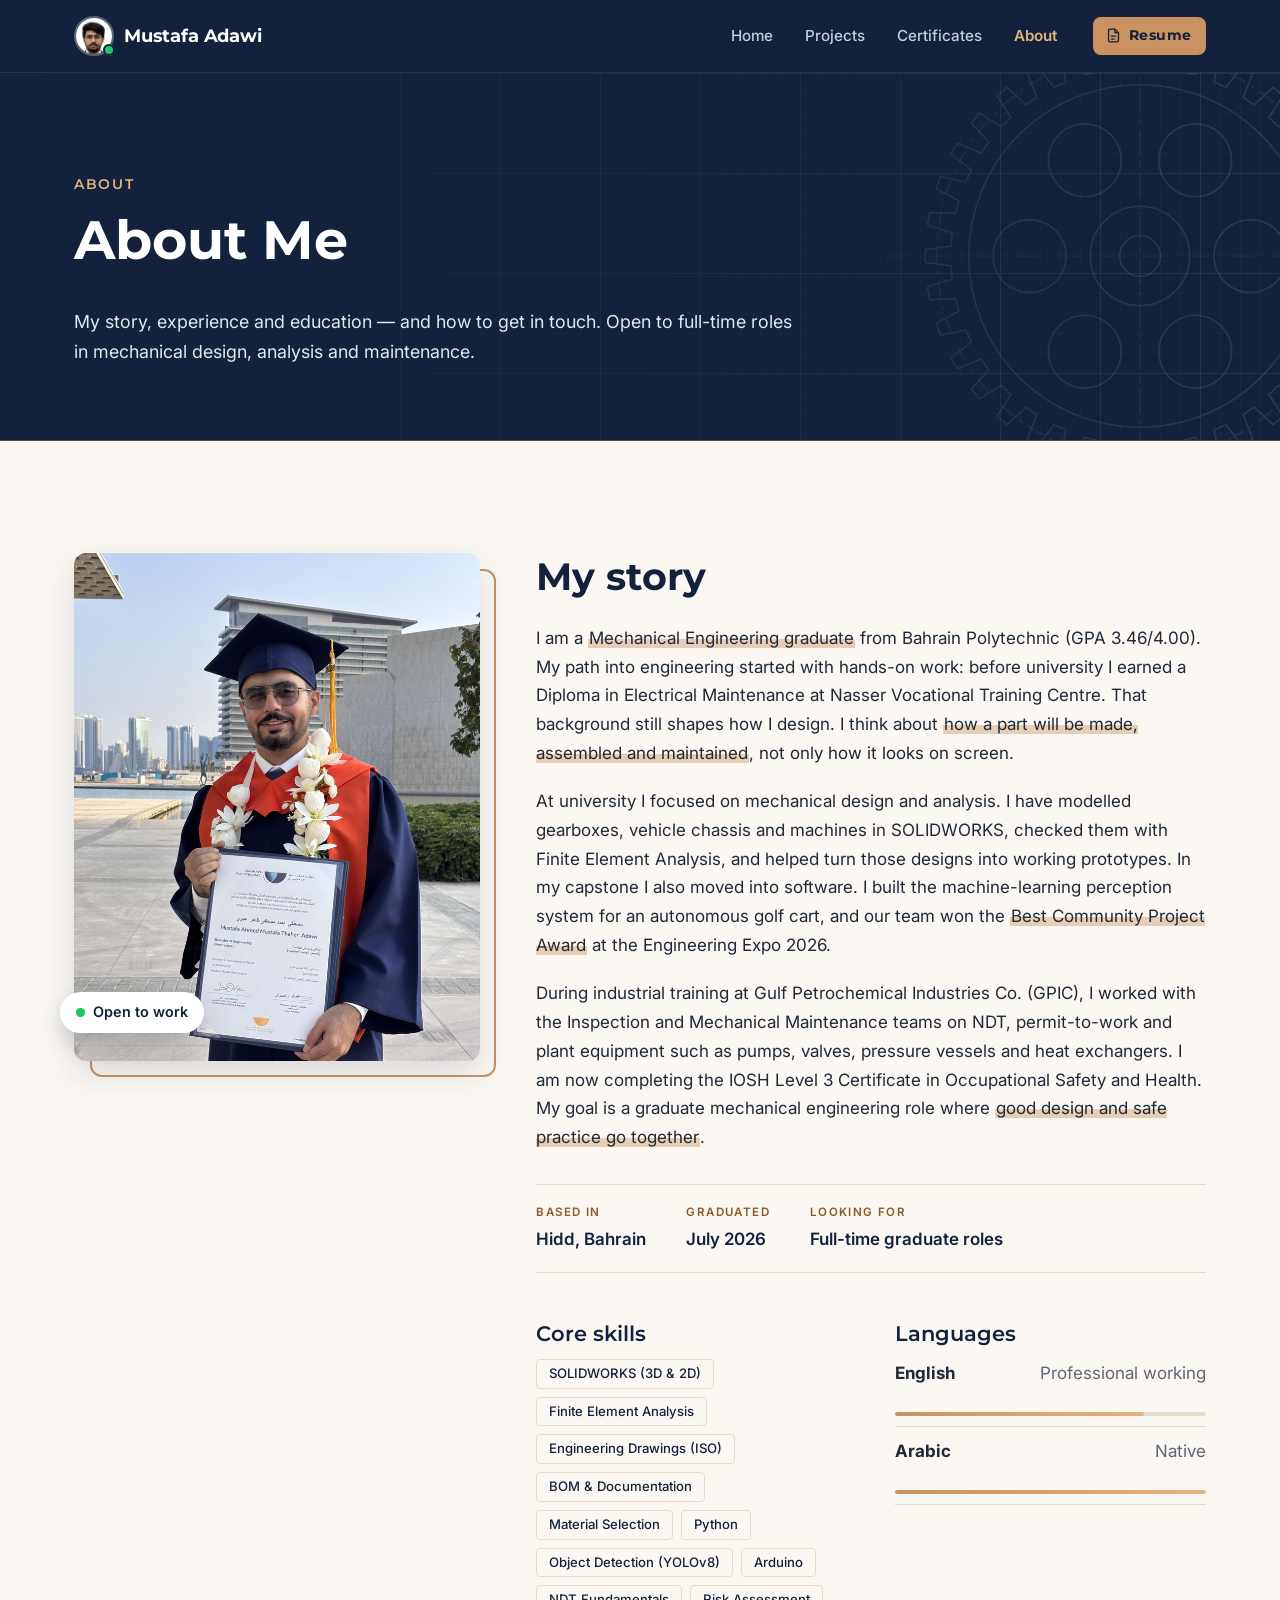
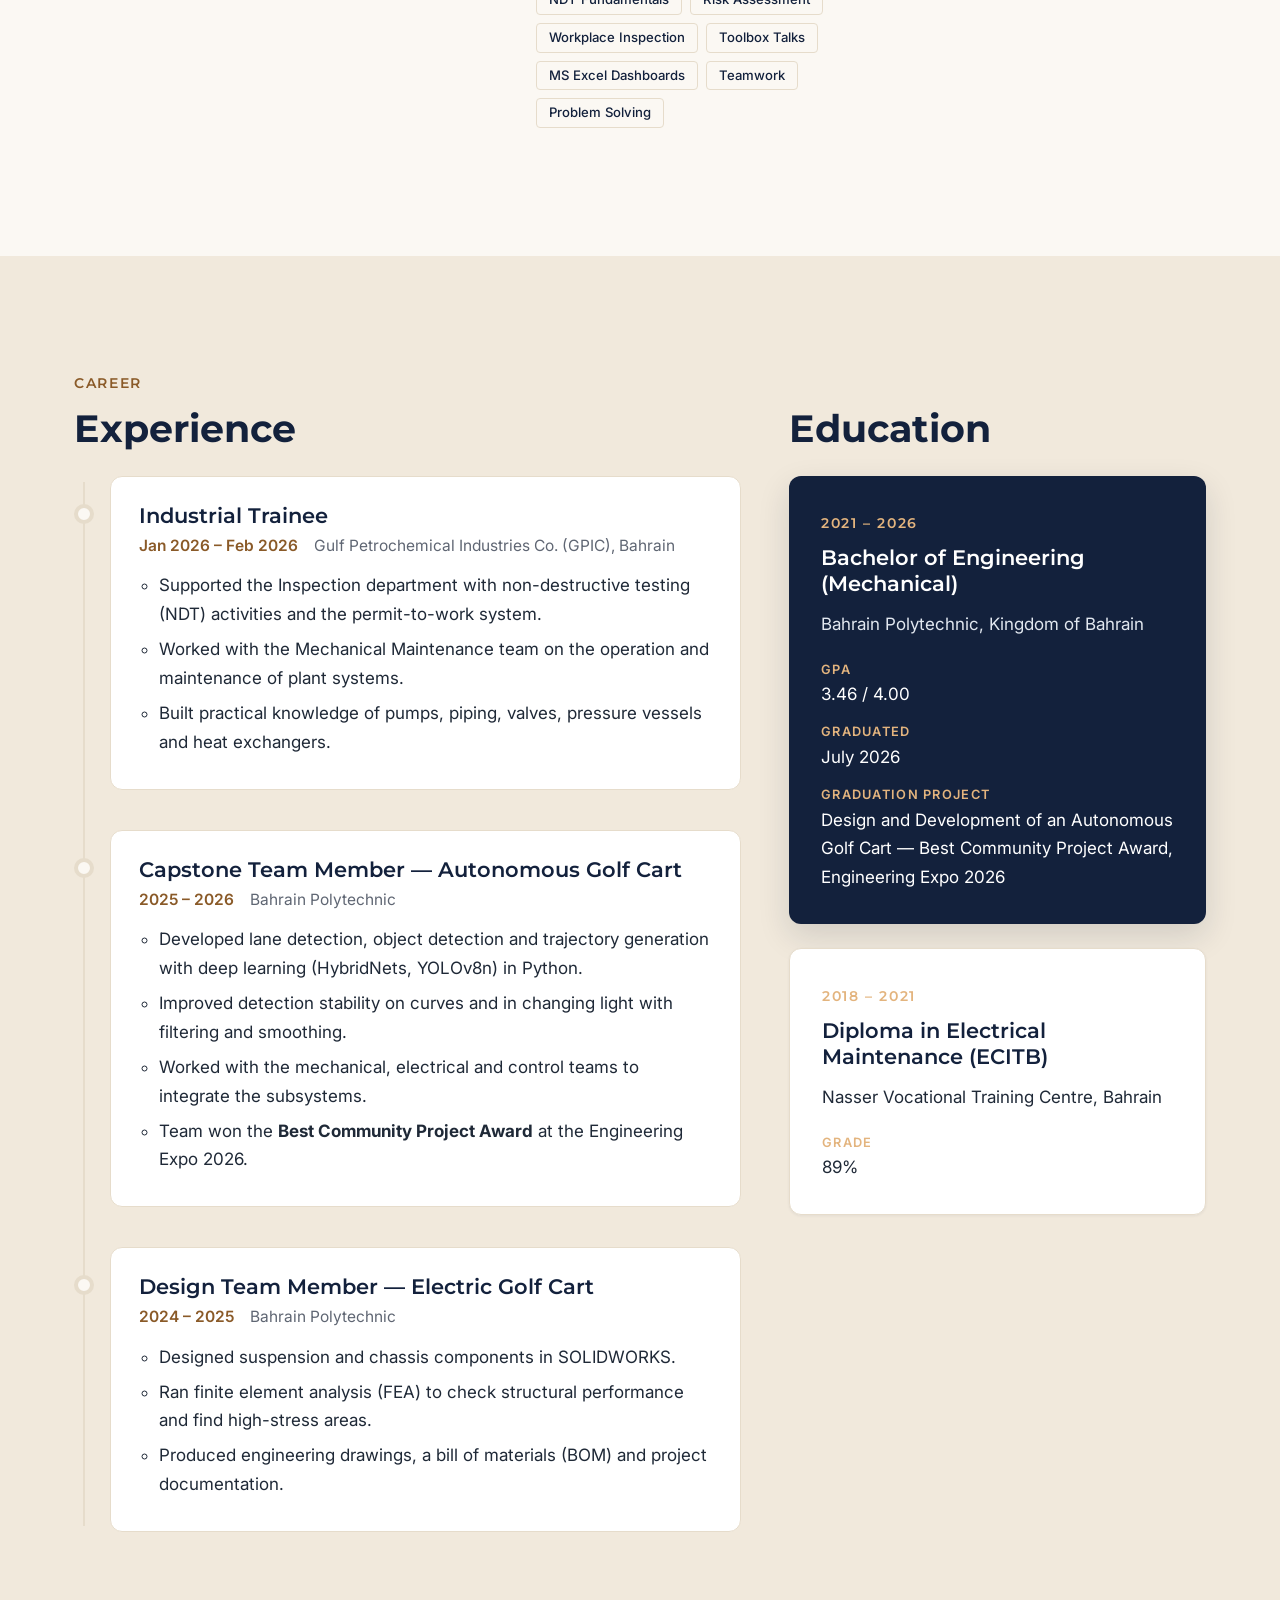
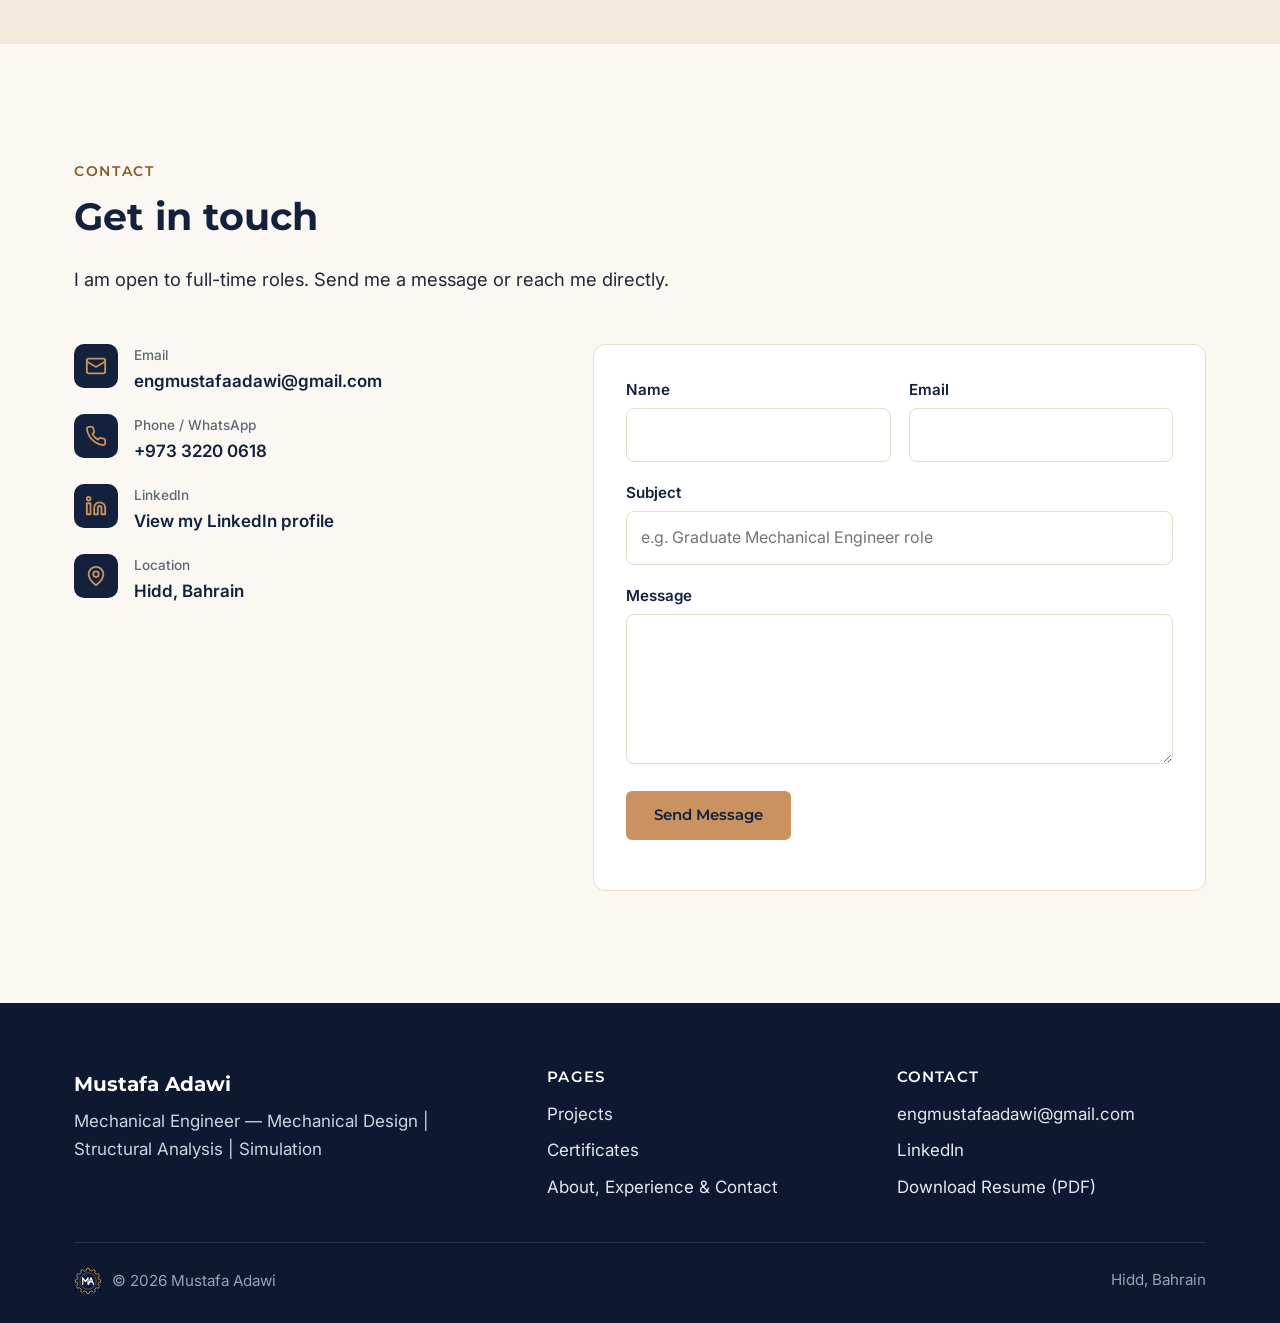
<file: about.html>
<!DOCTYPE html>
<html lang="en" class="no-js">
<head>
  <meta charset="UTF-8">
  <meta name="viewport" content="width=device-width, initial-scale=1">
  <title>About — Mustafa Adawi Portfolio</title>
  <meta name="description" content="About Mustafa Adawi, Mechanical Engineering graduate from Bahrain Polytechnic — background, GPIC industrial training, education, skills, languages and how to get in touch.">
  <meta property="og:type" content="website">
  <meta property="og:title" content="About &amp; Contact | Mustafa Adawi">
  <meta property="og:description" content="Mechanical Engineering graduate with SOLIDWORKS, FEA, manufacturing and GPIC industrial training experience. Open to full-time roles.">
  <meta property="og:image" content="assets/img/profile-graduation.jpg">
  <link rel="icon" href="assets/img/favicon.svg" type="image/svg+xml">
  <link rel="preconnect" href="https://fonts.googleapis.com">
  <link rel="preconnect" href="https://fonts.gstatic.com" crossorigin>
  <link href="https://fonts.googleapis.com/css2?family=Inter:wght@400;500;600&family=Montserrat:wght@600;700&display=swap" rel="stylesheet">
  <link rel="stylesheet" href="assets/css/style.css">
</head>
<body data-page="about">
  <a class="skip-link" href="#main">Skip to content</a>

  <header class="site-header">
    <nav class="container nav" aria-label="Main">
      <a class="brand" href="index.html"><img class="brand__avatar" src="assets/img/avatar.jpg" alt="" width="40" height="40">Mustafa Adawi</a>
      <button class="nav__toggle" type="button" aria-expanded="false" aria-controls="nav-menu" aria-label="Open menu">
        <span class="nav__toggle-bar"></span><span class="nav__toggle-bar"></span><span class="nav__toggle-bar"></span>
      </button>
      <ul class="nav__menu" id="nav-menu">
        <li><a class="nav__link" data-nav="home" href="index.html">Home</a></li>
        <li><a class="nav__link" data-nav="projects" href="projects.html">Projects</a></li>
        <li><a class="nav__link" data-nav="certificates" href="certificates.html">Certificates</a></li>
        <li><a class="nav__link" data-nav="about" href="about.html">About</a></li>
        <li class="nav__cta"><a class="nav__cv" href="assets/docs/Mustafa-Adawi-Resume.pdf" target="_blank" rel="noopener" data-cv-preview="assets/img/resume-preview.jpg" aria-label="View resume"><svg viewBox="0 0 24 24" fill="none" stroke="currentColor" stroke-width="1.8" stroke-linecap="round" stroke-linejoin="round" aria-hidden="true"><path d="M14 3H7a2 2 0 0 0-2 2v14a2 2 0 0 0 2 2h10a2 2 0 0 0 2-2V8l-5-5Z"/><path d="M14 3v5h5M9 13h6M9 17h4"/></svg><span>Resume</span></a></li>
      </ul>
    </nav>
  </header>

  <main id="main">
    <section class="page-hero">
      <div class="container">
        <span class="eyebrow">About</span>
        <h1>About Me</h1>
        <p>My story, experience and education — and how to get in touch. Open to full-time roles in mechanical design, analysis and maintenance.</p>
      </div>
    </section>

    <section class="section">
      <div class="container about-layout">
        <div class="about-photo-wrap reveal">
        <div class="about-photo">
          <img src="assets/img/profile-graduation.jpg" alt="Mustafa Adawi in graduation gown holding his Bachelor of Engineering (Mechanical) certificate from Bahrain Polytechnic" loading="lazy" width="800" height="1067">
        </div>
          <span class="about-badge"><span class="about-badge__dot" aria-hidden="true"></span>Open to work</span>
        </div>
        <div>
          <div class="prose reveal">
            <h2>My story</h2>
            <p>I am a <mark class="hl">Mechanical Engineering graduate</mark> from Bahrain Polytechnic (GPA 3.46/4.00). My path into engineering started with hands-on work: before university I earned a Diploma in Electrical Maintenance at Nasser Vocational Training Centre. That background still shapes how I design. I think about <mark class="hl">how a part will be made, assembled and maintained</mark>, not only how it looks on screen.</p>
            <p>At university I focused on mechanical design and analysis. I have modelled gearboxes, vehicle chassis and machines in SOLIDWORKS, checked them with Finite Element Analysis, and helped turn those designs into working prototypes. In my capstone I also moved into software. I built the machine-learning perception system for an autonomous golf cart, and our team won the <mark class="hl">Best Community Project Award</mark> at the Engineering Expo 2026.</p>
            <p>During industrial training at Gulf Petrochemical Industries Co. (GPIC), I worked with the Inspection and Mechanical Maintenance teams on NDT, permit-to-work and plant equipment such as pumps, valves, pressure vessels and heat exchangers. I am now completing the IOSH Level 3 Certificate in Occupational Safety and Health. My goal is a graduate mechanical engineering role where <mark class="hl">good design and safe practice go together</mark>.</p>
          </div>

          <ul class="glance reveal" aria-label="At a glance">
            <li><span>Based in</span>Hidd, Bahrain</li>
            <li><span>Graduated</span>July 2026</li>
            <li><span>Looking for</span>Full-time graduate roles</li>
          </ul>

          <div class="two-col" style="margin-top:48px;">
            <div class="reveal">
              <h3>Core skills</h3>
              <ul class="tags tags--pop">
                <li class="tag">SOLIDWORKS (3D &amp; 2D)</li>
                <li class="tag">Finite Element Analysis</li>
                <li class="tag">Engineering Drawings (ISO)</li>
                <li class="tag">BOM &amp; Documentation</li>
                <li class="tag">Material Selection</li>
                <li class="tag">Python</li>
                <li class="tag">Object Detection (YOLOv8)</li>
                <li class="tag">Arduino</li>
                <li class="tag">NDT Fundamentals</li>
                <li class="tag">Risk Assessment</li>
                <li class="tag">Workplace Inspection</li>
                <li class="tag">Toolbox Talks</li>
                <li class="tag">MS Excel Dashboards</li>
                <li class="tag">Teamwork</li>
                <li class="tag">Problem Solving</li>
              </ul>
            </div>
            <div class="reveal">
              <h3>Languages</h3>
              <ul class="lang-list">
                <li><strong>English</strong><span>Professional working</span><i class="lang-bar" style="--level:80%"></i></li>
                <li><strong>Arabic</strong><span>Native</span><i class="lang-bar" style="--level:100%"></i></li>
              </ul>
            </div>
          </div>
        </div>
      </div>
    </section>

    <section class="section section--alt" id="experience">
      <div class="container"><span class="eyebrow reveal">Career</span></div>
      <div class="container exp-layout">
        <div>
          <h2 class="reveal">Experience</h2>
          <ol class="timeline timeline--progress">
            <li class="timeline__item reveal">
              <article class="timeline__card">
                <h3>Industrial Trainee</h3>
                <div class="timeline__meta">
                  <span class="timeline__date">Jan 2026 – Feb 2026</span>
                  <span>Gulf Petrochemical Industries Co. (GPIC), Bahrain</span>
                </div>
                <ul>
                  <li>Supported the Inspection department with non-destructive testing (NDT) activities and the permit-to-work system.</li>
                  <li>Worked with the Mechanical Maintenance team on the operation and maintenance of plant systems.</li>
                  <li>Built practical knowledge of pumps, piping, valves, pressure vessels and heat exchangers.</li>
                </ul>
              </article>
            </li>
            <li class="timeline__item reveal">
              <article class="timeline__card">
                <h3>Capstone Team Member — Autonomous Golf Cart</h3>
                <div class="timeline__meta">
                  <span class="timeline__date">2025 – 2026</span>
                  <span>Bahrain Polytechnic</span>
                </div>
                <ul>
                  <li>Developed lane detection, object detection and trajectory generation with deep learning (HybridNets, YOLOv8n) in Python.</li>
                  <li>Improved detection stability on curves and in changing light with filtering and smoothing.</li>
                  <li>Worked with the mechanical, electrical and control teams to integrate the subsystems.</li>
                  <li>Team won the <strong>Best Community Project Award</strong> at the Engineering Expo 2026.</li>
                </ul>
              </article>
            </li>
            <li class="timeline__item reveal">
              <article class="timeline__card">
                <h3>Design Team Member — Electric Golf Cart</h3>
                <div class="timeline__meta">
                  <span class="timeline__date">2024 – 2025</span>
                  <span>Bahrain Polytechnic</span>
                </div>
                <ul>
                  <li>Designed suspension and chassis components in SOLIDWORKS.</li>
                  <li>Ran finite element analysis (FEA) to check structural performance and find high-stress areas.</li>
                  <li>Produced engineering drawings, a bill of materials (BOM) and project documentation.</li>
                </ul>
              </article>
            </li>
          </ol>
        </div>

        <aside>
          <h2 class="reveal">Education</h2>
          <div class="edu-card reveal">
            <span class="eyebrow">2021 – 2026</span>
            <h3>Bachelor of Engineering (Mechanical)</h3>
            <p>Bahrain Polytechnic, Kingdom of Bahrain</p>
            <dl>
              <div><dt>GPA</dt><dd>3.46 / 4.00</dd></div>
              <div><dt>Graduated</dt><dd>July 2026</dd></div>
              <div><dt>Graduation project</dt><dd>Design and Development of an Autonomous Golf Cart — Best Community Project Award, Engineering Expo 2026</dd></div>
            </dl>
          </div>
          <div class="edu-card edu-card--light reveal">
            <span class="eyebrow">2018 – 2021</span>
            <h3>Diploma in Electrical Maintenance (ECITB)</h3>
            <p>Nasser Vocational Training Centre, Bahrain</p>
            <dl>
              <div><dt>Grade</dt><dd>89%</dd></div>
            </dl>
          </div>
        </aside>
      </div>
    </section>

    <section class="section" id="contact">
      <div class="container">
        <div class="section-head reveal">
          <span class="eyebrow">Contact</span>
          <h2>Get in touch</h2>
          <p class="lead">I am open to full-time roles. Send me a message or reach me directly.</p>
        </div>
        <div class="contact-layout">
          <ul class="contact-list reveal">
            <li>
              <span class="contact-list__icon" aria-hidden="true"><svg viewBox="0 0 24 24" fill="none" stroke="currentColor" stroke-width="2" stroke-linecap="round" stroke-linejoin="round"><rect x="2" y="4" width="20" height="16" rx="2"/><path d="m22 7-10 6L2 7"/></svg></span>
              <div><span class="contact-list__label">Email</span><a href="mailto:engmustafaadawi@gmail.com">engmustafaadawi@gmail.com</a></div>
            </li>
            <li>
              <span class="contact-list__icon" aria-hidden="true"><svg viewBox="0 0 24 24" fill="none" stroke="currentColor" stroke-width="2" stroke-linecap="round" stroke-linejoin="round"><path d="M22 16.92v3a2 2 0 0 1-2.18 2 19.8 19.8 0 0 1-8.63-3.07 19.5 19.5 0 0 1-6-6A19.8 19.8 0 0 1 2.12 4.18 2 2 0 0 1 4.11 2h3a2 2 0 0 1 2 1.72c.13.96.36 1.9.7 2.81a2 2 0 0 1-.45 2.11L8.09 9.91a16 16 0 0 0 6 6l1.27-1.27a2 2 0 0 1 2.11-.45c.91.34 1.85.57 2.81.7A2 2 0 0 1 22 16.92Z"/></svg></span>
              <div><span class="contact-list__label">Phone / WhatsApp</span><a href="tel:+97332200618">+973 3220 0618</a></div>
            </li>
            <li>
              <span class="contact-list__icon" aria-hidden="true"><svg viewBox="0 0 24 24" fill="none" stroke="currentColor" stroke-width="2" stroke-linecap="round" stroke-linejoin="round"><path d="M16 8a6 6 0 0 1 6 6v7h-4v-7a2 2 0 0 0-4 0v7h-4v-7a6 6 0 0 1 6-6Z"/><rect x="2" y="9" width="4" height="12"/><circle cx="4" cy="4" r="2"/></svg></span>
              <div><span class="contact-list__label">LinkedIn</span><a href="https://www.linkedin.com/in/mustafa-adawi-46a469348" target="_blank" rel="noopener">View my LinkedIn profile</a></div>
            </li>
            <li>
              <span class="contact-list__icon" aria-hidden="true"><svg viewBox="0 0 24 24" fill="none" stroke="currentColor" stroke-width="2" stroke-linecap="round" stroke-linejoin="round"><path d="M20 10c0 6-8 12-8 12s-8-6-8-12a8 8 0 0 1 16 0Z"/><circle cx="12" cy="10" r="3"/></svg></span>
              <div><span class="contact-list__label">Location</span><span class="contact-list__value">Hidd, Bahrain</span></div>
            </li>
          </ul>

          <form class="form js-contact-form reveal" action="https://formspree.io/f/[FORM_ID]" method="POST">
            <div class="form__row">
              <div>
                <label for="name">Name</label>
                <input id="name" name="name" type="text" autocomplete="name" required>
              </div>
              <div>
                <label for="email">Email</label>
                <input id="email" name="email" type="email" autocomplete="email" required>
              </div>
            </div>
            <div>
              <label for="subject">Subject</label>
              <input id="subject" name="_subject" type="text" placeholder="e.g. Graduate Mechanical Engineer role">
            </div>
            <div>
              <label for="message">Message</label>
              <textarea id="message" name="message" required></textarea>
            </div>
            <button class="btn btn--primary" type="submit">Send Message</button>
            <p class="form__status" role="status" aria-live="polite"></p>
          </form>
        </div>
      </div>
    </section>
  </main>

  <footer class="site-footer">
    <div class="container">
      <div class="footer__grid">
        <div>
          <p class="footer__name">Mustafa Adawi</p>
          <p class="footer__tagline">Mechanical Engineer — Mechanical Design | Structural Analysis | Simulation</p>
        </div>
        <div>
          <h4>Pages</h4>
          <ul class="footer__links">
            <li><a href="projects.html">Projects</a></li>
            <li><a href="certificates.html">Certificates</a></li>
            <li><a href="about.html">About, Experience &amp; Contact</a></li>
          </ul>
        </div>
        <div>
          <h4>Contact</h4>
          <ul class="footer__links">
            <li><a href="mailto:engmustafaadawi@gmail.com">engmustafaadawi@gmail.com</a></li>
            <li><a href="https://www.linkedin.com/in/mustafa-adawi-46a469348" target="_blank" rel="noopener">LinkedIn</a></li>
            <li><a href="assets/docs/Mustafa-Adawi-Resume.pdf" download>Download Resume (PDF)</a></li>
          </ul>
        </div>
      </div>
      <div class="footer__bottom">
        <span class="footer__copy"><img src="assets/img/logo-ma.svg" alt="" width="28" height="28"><span>&copy; <span class="js-year">2026</span> Mustafa Adawi</span></span>
        <span>Hidd, Bahrain</span>
      </div>
    </div>
  </footer>

  <button class="scroll-gear" type="button" aria-label="Back to top">
    <svg viewBox="0 0 64 64" aria-hidden="true">
      <circle class="scroll-gear__track" cx="32" cy="32" r="29"/>
      <circle class="scroll-gear__ring" cx="32" cy="32" r="29"/>
      <g class="scroll-gear__big" transform="translate(27 35)"><path/><circle r="3.2"/></g>
      <g class="scroll-gear__small" transform="translate(41.6 22.4)"><path/><circle r="2.2"/></g>
    </svg>
  </button>
  <script src="assets/js/main.js"></script>
</body>
</html>
</file>
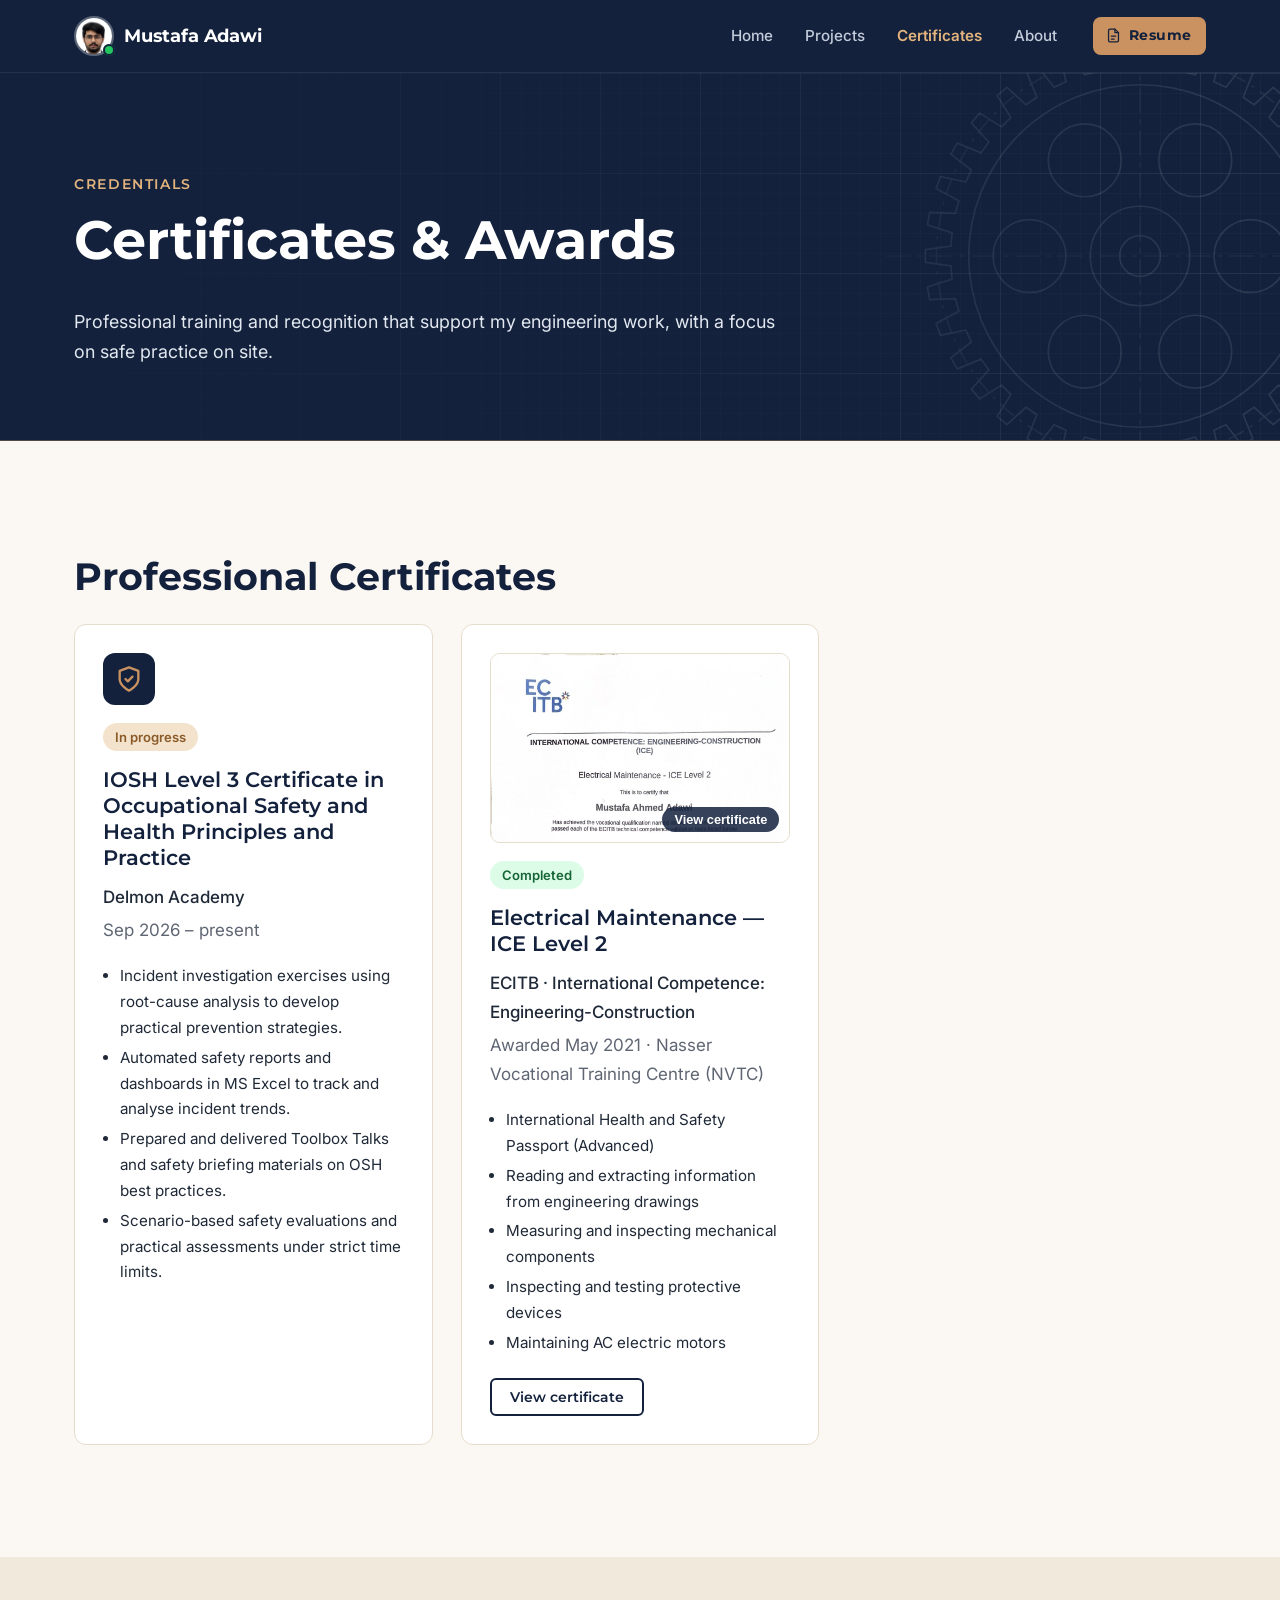
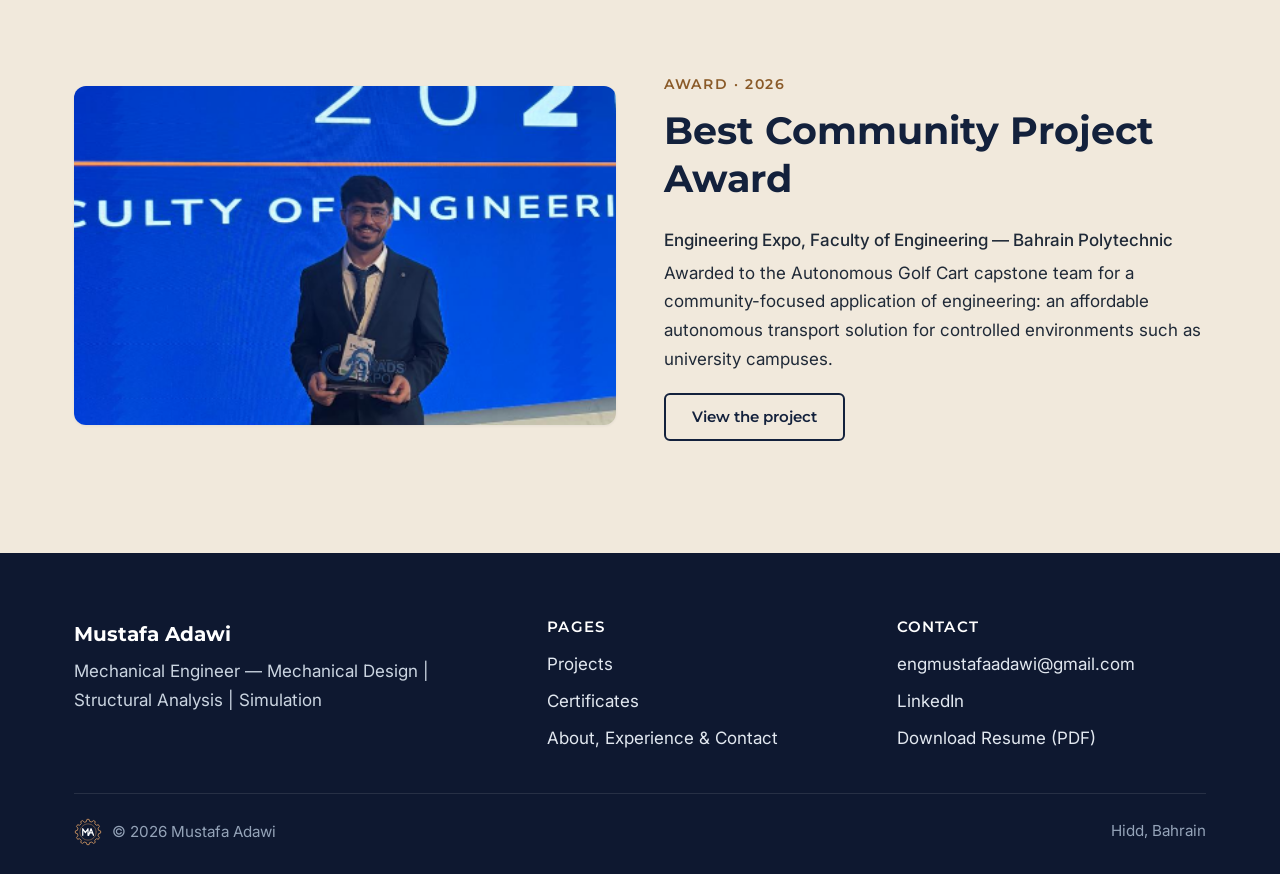
<file: certificates.html>
<!DOCTYPE html>
<html lang="en" class="no-js">
<head>
  <meta charset="UTF-8">
  <meta name="viewport" content="width=device-width, initial-scale=1">
  <title>Certificates — Mustafa Adawi Portfolio</title>
  <meta name="description" content="Professional certificates and awards of Mechanical Engineer Mustafa Adawi, including the IOSH Level 3 Certificate and the Best Community Project Award 2026.">
  <meta property="og:type" content="website">
  <meta property="og:title" content="Certificates &amp; Awards | Mustafa Adawi">
  <meta property="og:description" content="IOSH Level 3 Certificate in Occupational Safety and Health, and Best Community Project Award — Engineering Expo 2026.">
  <meta property="og:image" content="assets/img/award-trophy.png">
  <link rel="icon" href="assets/img/favicon.svg" type="image/svg+xml">
  <link rel="preconnect" href="https://fonts.googleapis.com">
  <link rel="preconnect" href="https://fonts.gstatic.com" crossorigin>
  <link href="https://fonts.googleapis.com/css2?family=Inter:wght@400;500;600&family=Montserrat:wght@600;700&display=swap" rel="stylesheet">
  <link rel="stylesheet" href="assets/css/style.css">
</head>
<body data-page="certificates">
  <a class="skip-link" href="#main">Skip to content</a>

  <header class="site-header">
    <nav class="container nav" aria-label="Main">
      <a class="brand" href="index.html"><img class="brand__avatar" src="assets/img/avatar.jpg" alt="" width="40" height="40">Mustafa Adawi</a>
      <button class="nav__toggle" type="button" aria-expanded="false" aria-controls="nav-menu" aria-label="Open menu">
        <span class="nav__toggle-bar"></span><span class="nav__toggle-bar"></span><span class="nav__toggle-bar"></span>
      </button>
      <ul class="nav__menu" id="nav-menu">
        <li><a class="nav__link" data-nav="home" href="index.html">Home</a></li>
        <li><a class="nav__link" data-nav="projects" href="projects.html">Projects</a></li>
        <li><a class="nav__link" data-nav="certificates" href="certificates.html">Certificates</a></li>
        <li><a class="nav__link" data-nav="about" href="about.html">About</a></li>
        <li class="nav__cta"><a class="nav__cv" href="assets/docs/Mustafa-Adawi-Resume.pdf" target="_blank" rel="noopener" data-cv-preview="assets/img/resume-preview.jpg" aria-label="View resume"><svg viewBox="0 0 24 24" fill="none" stroke="currentColor" stroke-width="1.8" stroke-linecap="round" stroke-linejoin="round" aria-hidden="true"><path d="M14 3H7a2 2 0 0 0-2 2v14a2 2 0 0 0 2 2h10a2 2 0 0 0 2-2V8l-5-5Z"/><path d="M14 3v5h5M9 13h6M9 17h4"/></svg><span>Resume</span></a></li>
      </ul>
    </nav>
  </header>

  <main id="main">
    <section class="page-hero">
      <div class="container">
        <span class="eyebrow">Credentials</span>
        <h1>Certificates &amp; Awards</h1>
        <p>Professional training and recognition that support my engineering work, with a focus on safe practice on site.</p>
      </div>
    </section>

    <section class="section">
      <div class="container">
        <h2 class="reveal">Professional Certificates</h2>
        <div class="grid grid--3">
          <article class="cert-card reveal">
            <div class="cert-card__icon" aria-hidden="true">
              <svg viewBox="0 0 24 24" fill="none" stroke="currentColor" stroke-width="2" stroke-linecap="round" stroke-linejoin="round"><path d="M12 22s8-4 8-10V5l-8-3-8 3v7c0 6 8 10 8 10Z"/><path d="m9 12 2 2 4-4"/></svg>
            </div>
            <span class="cert-card__status">In progress</span>
            <h3>IOSH Level 3 Certificate in Occupational Safety and Health Principles and Practice</h3>
            <p class="cert-card__issuer">Delmon Academy</p>
            <p class="cert-card__year">Sep 2026 – present</p>
            <ul>
              <li>Incident investigation exercises using root-cause analysis to develop practical prevention strategies.</li>
              <li>Automated safety reports and dashboards in MS Excel to track and analyse incident trends.</li>
              <li>Prepared and delivered Toolbox Talks and safety briefing materials on OSH best practices.</li>
              <li>Scenario-based safety evaluations and practical assessments under strict time limits.</li>
            </ul>
            
          </article>

          <article class="cert-card reveal">
            <button class="cert-card__preview" type="button" data-cert="assets/img/cert-ecitb-electrical.jpg" data-cert-title="ECITB Electrical Maintenance — ICE Level 2" aria-label="View the ECITB Electrical Maintenance certificate">
              <img src="assets/img/cert-ecitb-electrical.jpg" alt="" loading="lazy" width="1100" height="1585">
              <span class="cert-card__zoom" aria-hidden="true">View certificate</span>
            </button>
            <span class="cert-card__status cert-card__status--done">Completed</span>
            <h3>Electrical Maintenance — ICE Level 2</h3>
            <p class="cert-card__issuer">ECITB · International Competence: Engineering-Construction</p>
            <p class="cert-card__year">Awarded May 2021 · Nasser Vocational Training Centre (NVTC)</p>
            <ul>
              <li>International Health and Safety Passport (Advanced)</li>
              <li>Reading and extracting information from engineering drawings</li>
              <li>Measuring and inspecting mechanical components</li>
              <li>Inspecting and testing protective devices</li>
              <li>Maintaining AC electric motors</li>
            </ul>
            <button class="btn btn--outline btn--sm" type="button" data-cert="assets/img/cert-ecitb-electrical.jpg" data-cert-title="ECITB Electrical Maintenance — ICE Level 2">View certificate</button>
          </article>
        </div>
      </div>
    </section>

    <section class="section section--alt">
      <div class="container award">
        <div class="award__media reveal">
          <img src="assets/img/award-trophy.png" alt="Mustafa Adawi holding the Engineering Expo award in front of the Faculty of Engineering 2026 screen" loading="lazy" width="604" height="249">
        </div>
        <div class="reveal">
          <span class="eyebrow">Award · 2026</span>
          <h2>Best Community Project Award</h2>
          <p class="cert-card__issuer">Engineering Expo, Faculty of Engineering — Bahrain Polytechnic</p>
          <p>Awarded to the Autonomous Golf Cart capstone team for a community-focused application of engineering: an affordable autonomous transport solution for controlled environments such as university campuses.</p>
          <a class="btn btn--outline" href="projects/autonomous-golf-cart.html">View the project</a>
        </div>
      </div>
    </section>
  </main>

  <footer class="site-footer">
    <div class="container">
      <div class="footer__grid">
        <div>
          <p class="footer__name">Mustafa Adawi</p>
          <p class="footer__tagline">Mechanical Engineer — Mechanical Design | Structural Analysis | Simulation</p>
        </div>
        <div>
          <h4>Pages</h4>
          <ul class="footer__links">
            <li><a href="projects.html">Projects</a></li>
            <li><a href="certificates.html">Certificates</a></li>
            <li><a href="about.html">About, Experience &amp; Contact</a></li>
          </ul>
        </div>
        <div>
          <h4>Contact</h4>
          <ul class="footer__links">
            <li><a href="mailto:engmustafaadawi@gmail.com">engmustafaadawi@gmail.com</a></li>
            <li><a href="https://www.linkedin.com/in/mustafa-adawi-46a469348" target="_blank" rel="noopener">LinkedIn</a></li>
            <li><a href="assets/docs/Mustafa-Adawi-Resume.pdf" download>Download Resume (PDF)</a></li>
          </ul>
        </div>
      </div>
      <div class="footer__bottom">
        <span class="footer__copy"><img src="assets/img/logo-ma.svg" alt="" width="28" height="28"><span>&copy; <span class="js-year">2026</span> Mustafa Adawi</span></span>
        <span>Hidd, Bahrain</span>
      </div>
    </div>
  </footer>

  <button class="scroll-gear" type="button" aria-label="Back to top">
    <svg viewBox="0 0 64 64" aria-hidden="true">
      <circle class="scroll-gear__track" cx="32" cy="32" r="29"/>
      <circle class="scroll-gear__ring" cx="32" cy="32" r="29"/>
      <g class="scroll-gear__big" transform="translate(27 35)"><path/><circle r="3.2"/></g>
      <g class="scroll-gear__small" transform="translate(41.6 22.4)"><path/><circle r="2.2"/></g>
    </svg>
  </button>
  <script src="assets/js/main.js"></script>
</body>
</html>
</file>
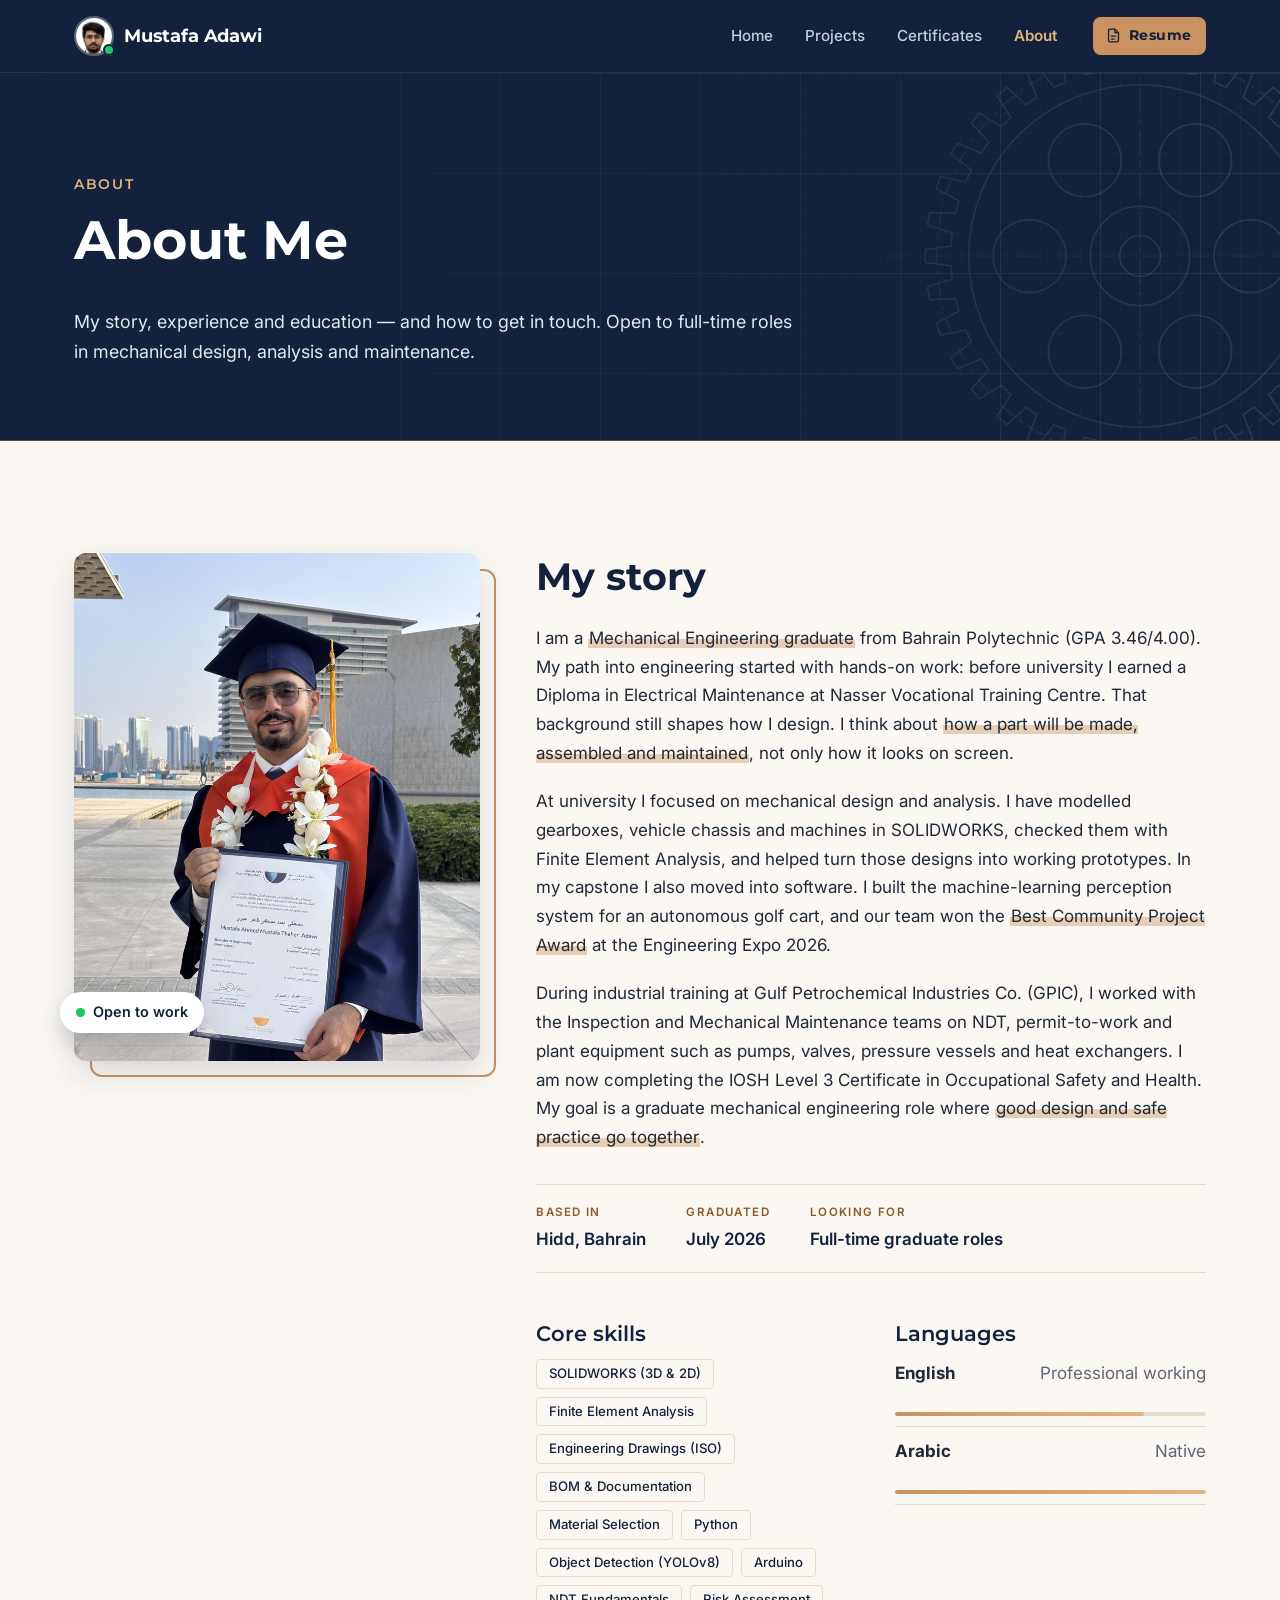
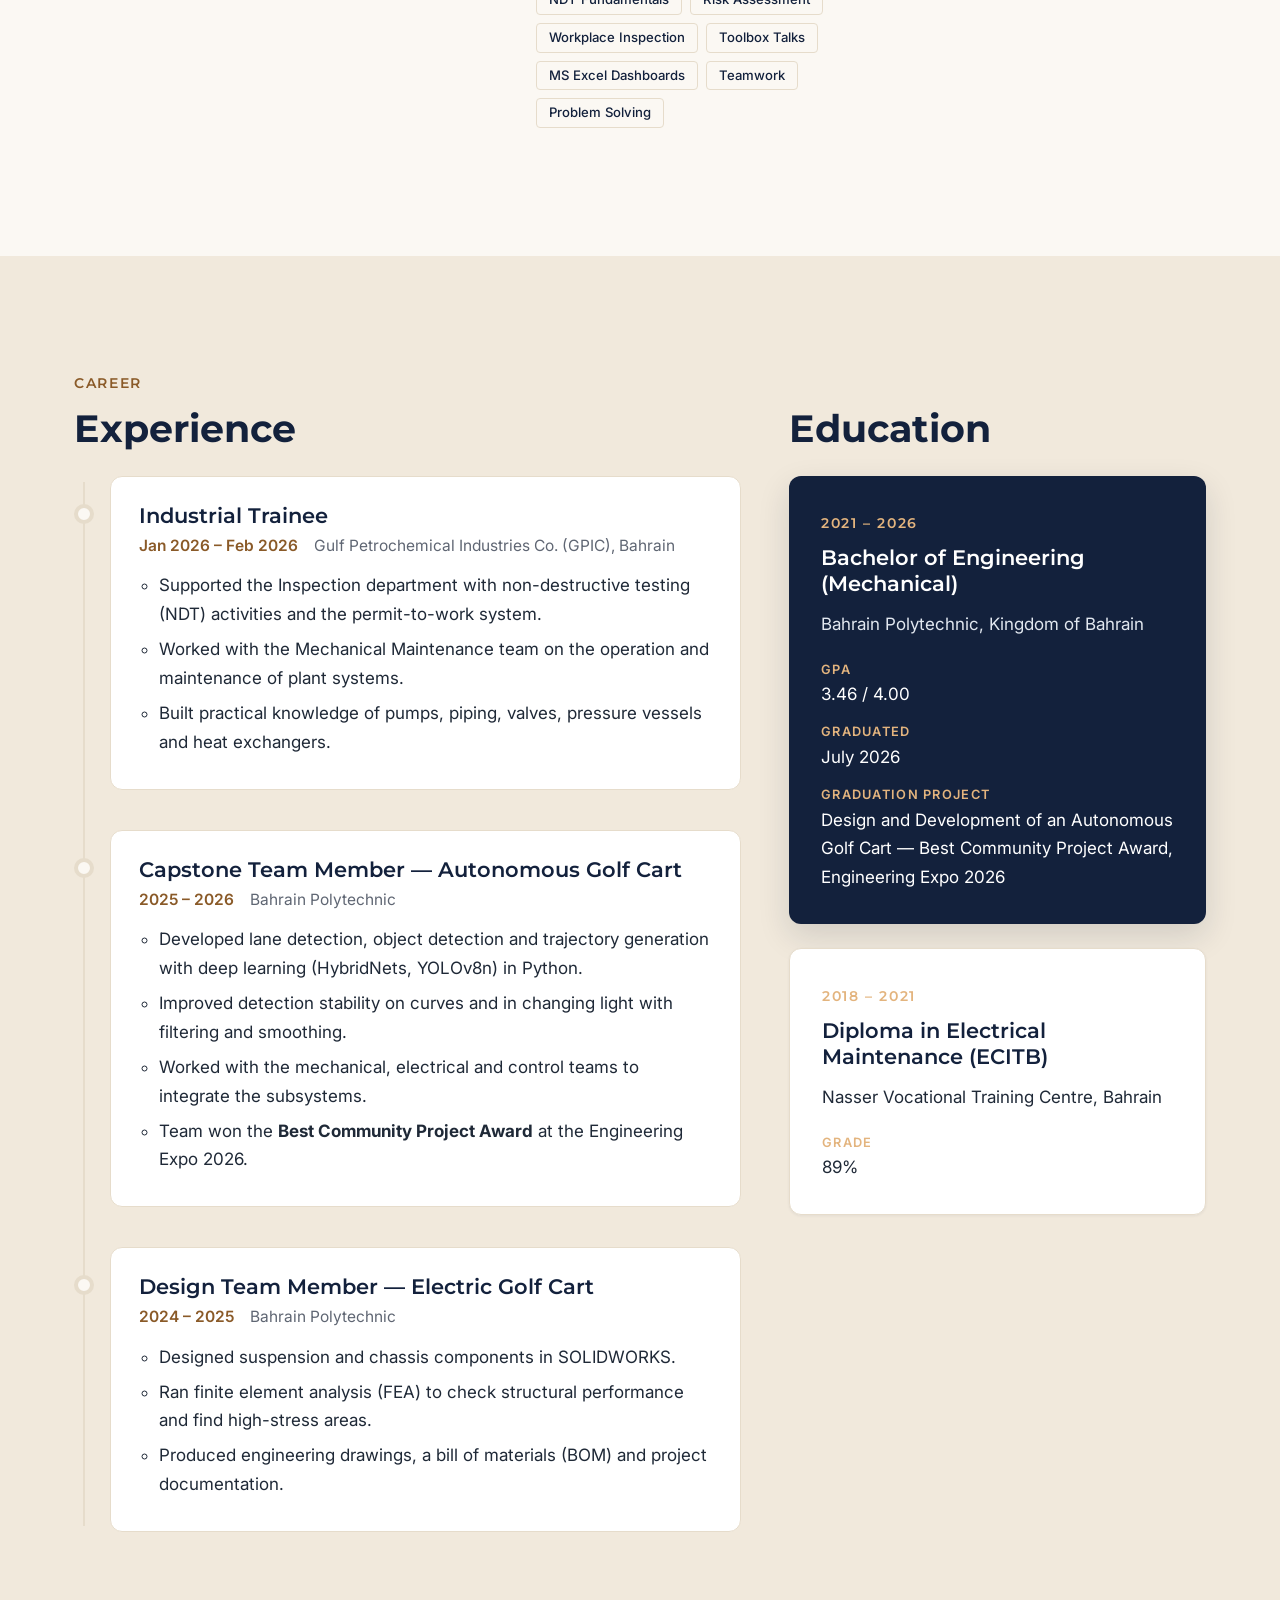
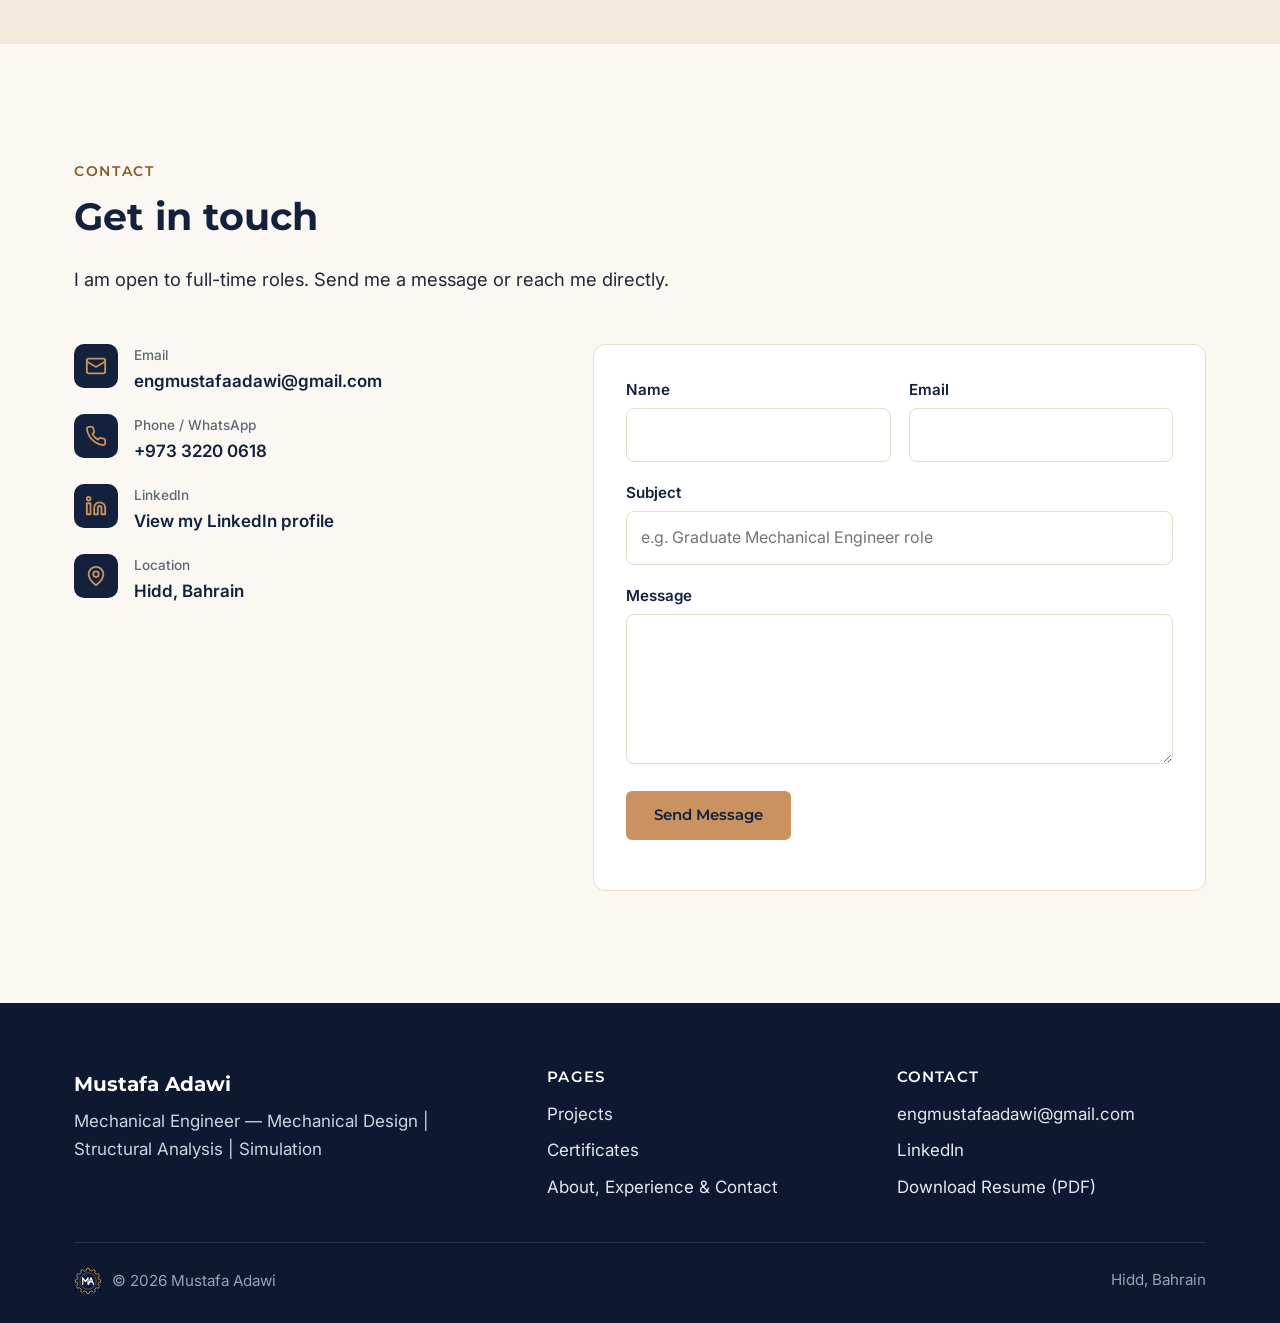
<file: experience.html>
<!DOCTYPE html>
<html lang="en">
<head>
  <meta charset="UTF-8">
  <meta name="viewport" content="width=device-width, initial-scale=1">
  <title>About — Mustafa Adawi Portfolio</title>
  <meta name="robots" content="noindex">
  <link rel="canonical" href="about.html#experience">
  <meta http-equiv="refresh" content="0; url=about.html#experience">
  <link rel="icon" href="assets/img/favicon.svg" type="image/svg+xml">
  <script>location.replace("about.html#experience");</script>
</head>
<body>
  <p>Experience has moved to the <a href="about.html#experience">About page</a>.</p>
</body>
</html>
</file>
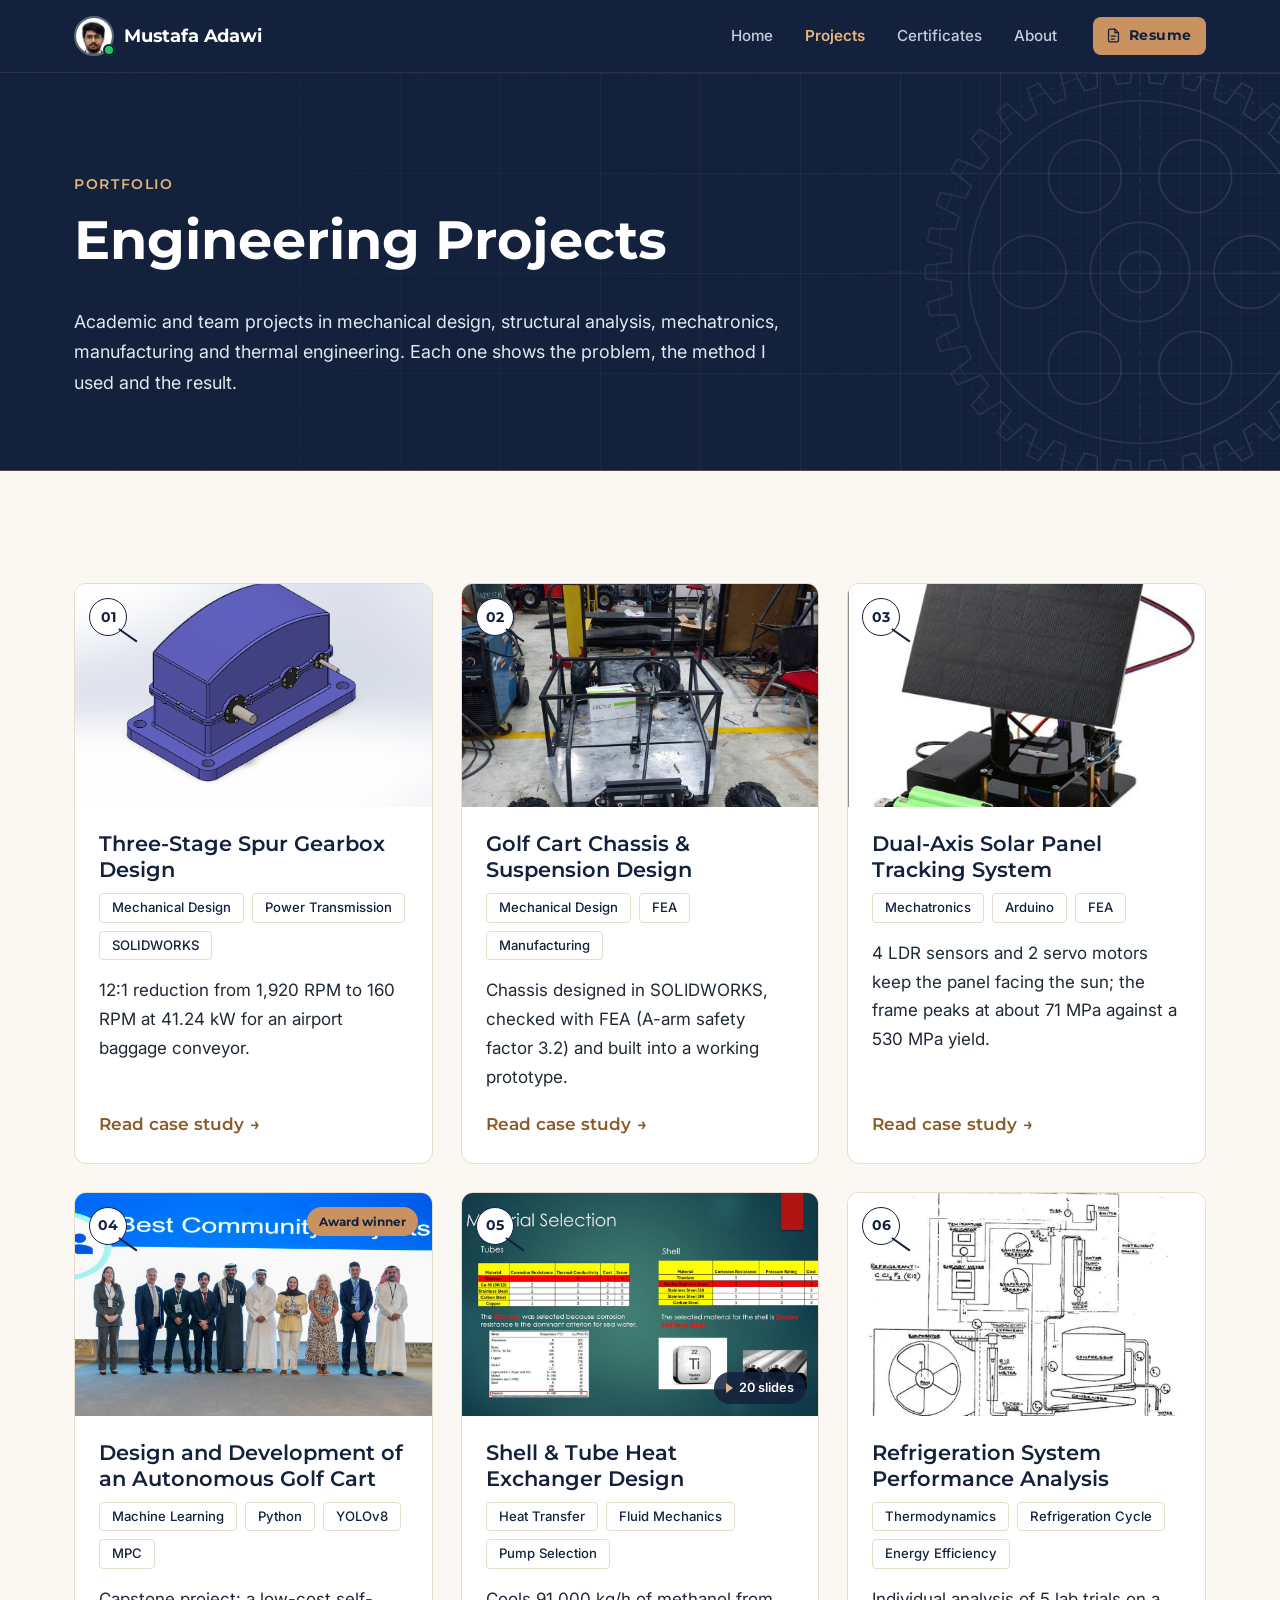
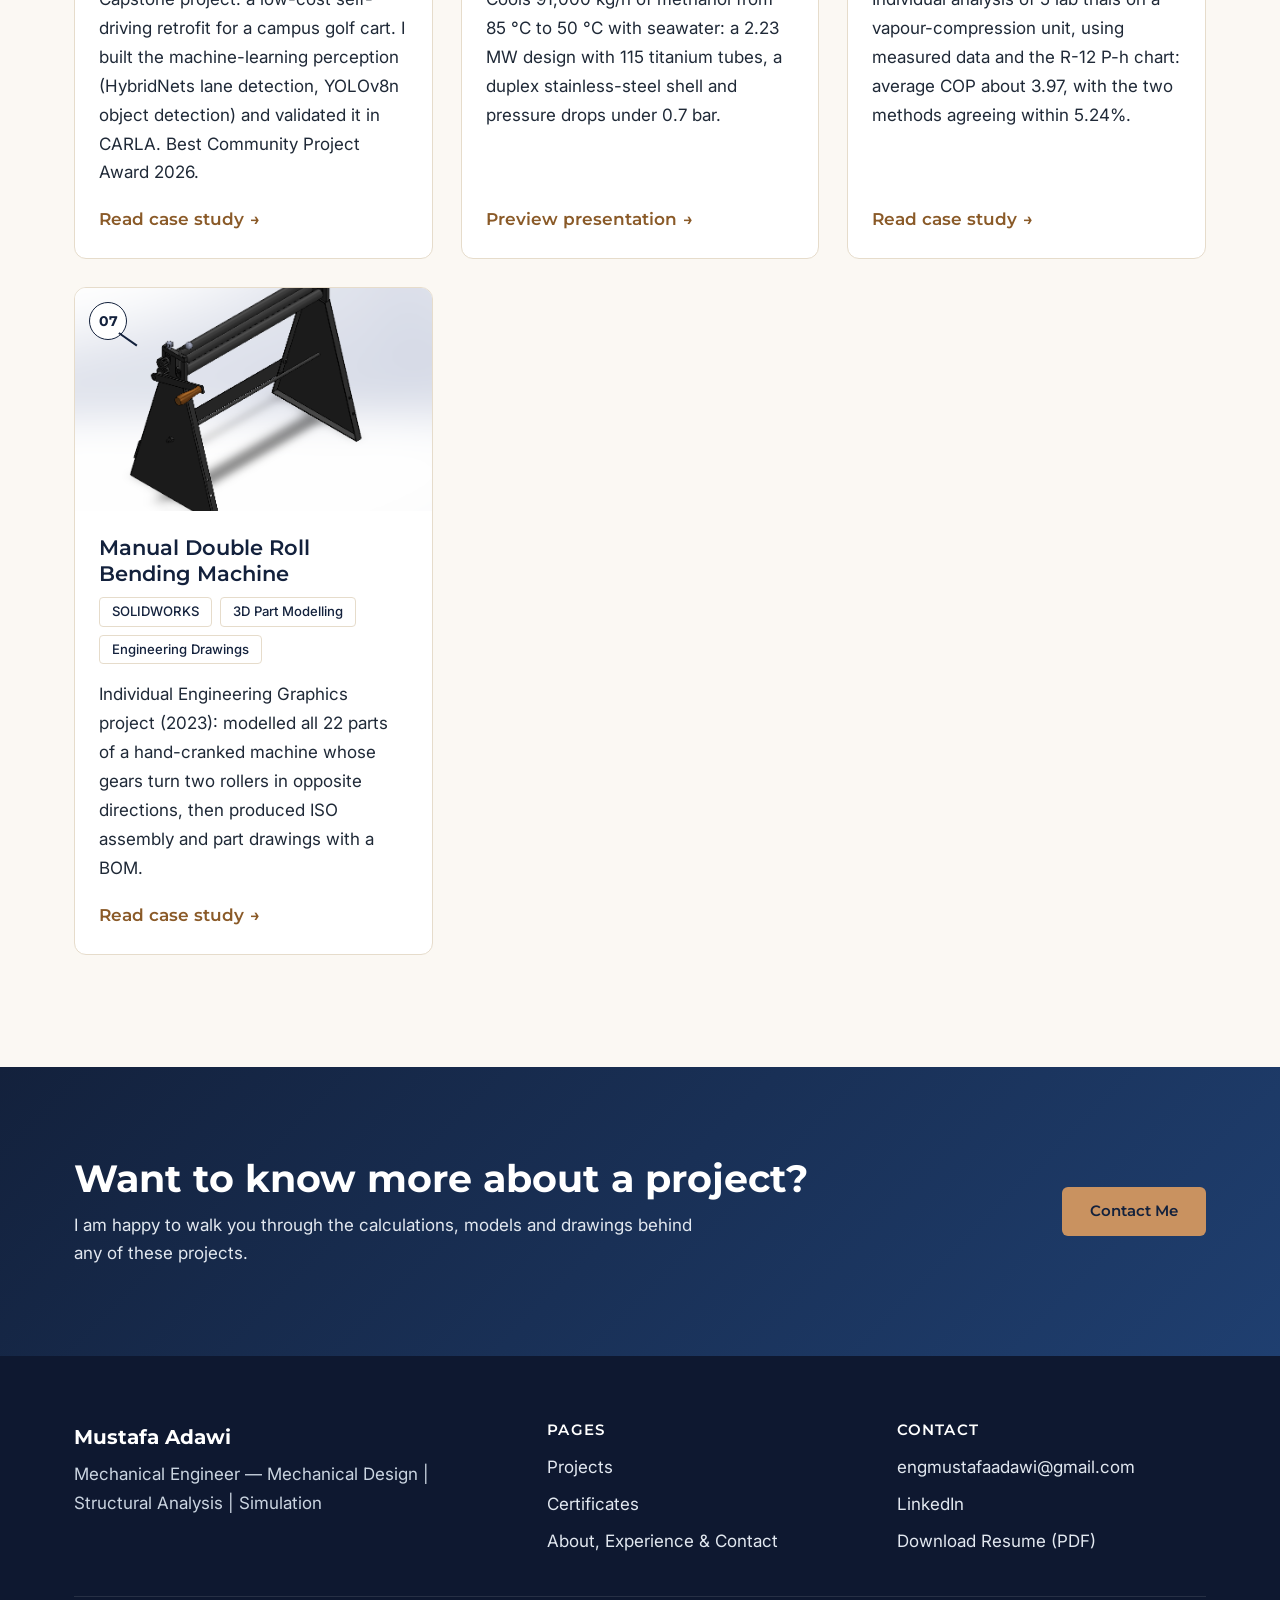
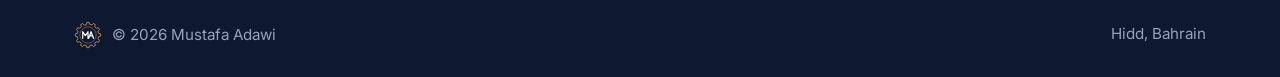
<file: projects.html>
<!DOCTYPE html>
<html lang="en" class="no-js">
<head>
  <meta charset="UTF-8">
  <meta name="viewport" content="width=device-width, initial-scale=1">
  <title>Projects — Mustafa Adawi Portfolio</title>
  <meta name="description" content="Mechanical design, FEA, mechatronics, manufacturing and thermal engineering projects by Mustafa Adawi, Mechanical Engineer.">
  <meta property="og:type" content="website">
  <meta property="og:title" content="Engineering Projects | Mustafa Adawi">
  <meta property="og:description" content="Seven engineering projects: gearbox design, golf cart chassis, solar tracker, heat exchanger, refrigeration analysis, roll bending machine and an award-winning autonomous golf cart.">
  <meta property="og:image" content="assets/img/gearbox-render.png">
  <link rel="icon" href="assets/img/favicon.svg" type="image/svg+xml">
  <link rel="preconnect" href="https://fonts.googleapis.com">
  <link rel="preconnect" href="https://fonts.gstatic.com" crossorigin>
  <link href="https://fonts.googleapis.com/css2?family=Inter:wght@400;500;600&family=Montserrat:wght@600;700&display=swap" rel="stylesheet">
  <link rel="stylesheet" href="assets/css/style.css">
</head>
<body data-page="projects">
  <a class="skip-link" href="#main">Skip to content</a>

  <header class="site-header">
    <nav class="container nav" aria-label="Main">
      <a class="brand" href="index.html"><img class="brand__avatar" src="assets/img/avatar.jpg" alt="" width="40" height="40">Mustafa Adawi</a>
      <button class="nav__toggle" type="button" aria-expanded="false" aria-controls="nav-menu" aria-label="Open menu">
        <span class="nav__toggle-bar"></span><span class="nav__toggle-bar"></span><span class="nav__toggle-bar"></span>
      </button>
      <ul class="nav__menu" id="nav-menu">
        <li><a class="nav__link" data-nav="home" href="index.html">Home</a></li>
        <li><a class="nav__link" data-nav="projects" href="projects.html">Projects</a></li>
        <li><a class="nav__link" data-nav="certificates" href="certificates.html">Certificates</a></li>
        <li><a class="nav__link" data-nav="about" href="about.html">About</a></li>
        <li class="nav__cta"><a class="nav__cv" href="assets/docs/Mustafa-Adawi-Resume.pdf" target="_blank" rel="noopener" data-cv-preview="assets/img/resume-preview.jpg" aria-label="View resume"><svg viewBox="0 0 24 24" fill="none" stroke="currentColor" stroke-width="1.8" stroke-linecap="round" stroke-linejoin="round" aria-hidden="true"><path d="M14 3H7a2 2 0 0 0-2 2v14a2 2 0 0 0 2 2h10a2 2 0 0 0 2-2V8l-5-5Z"/><path d="M14 3v5h5M9 13h6M9 17h4"/></svg><span>Resume</span></a></li>
      </ul>
    </nav>
  </header>

  <main id="main">
    <section class="page-hero">
      <div class="container">
        <span class="eyebrow">Portfolio</span>
        <h1>Engineering Projects</h1>
        <p>Academic and team projects in mechanical design, structural analysis, mechatronics, manufacturing and thermal engineering. Each one shows the problem, the method I used and the result.</p>
      </div>
    </section>

    <section class="section">
      <div class="container">
        <div class="grid grid--3">
          <article class="card reveal">
            <a class="card__media" href="projects/gearbox.html" tabindex="-1" aria-hidden="true">
              <img src="assets/img/gearbox-render.png" alt="" loading="lazy" width="923" height="707">
              <span class="card__num">01</span>
            </a>
            <div class="card__body">
              <h3><a href="projects/gearbox.html">Three-Stage Spur Gearbox Design</a></h3>
              <ul class="tags"><li class="tag">Mechanical Design</li><li class="tag">Power Transmission</li><li class="tag">SOLIDWORKS</li></ul>
              <p class="card__result">12:1 reduction from 1,920 RPM to 160 RPM at 41.24 kW for an airport baggage conveyor.</p>
              <a class="card__link" href="projects/gearbox.html">Read case study</a>
            </div>
          </article>
          <article class="card reveal">
            <a class="card__media" href="projects/golf-cart.html" tabindex="-1" aria-hidden="true">
              <img src="assets/img/gc-prototype-front.jpg" alt="" loading="lazy" width="1050" height="1400">
              <span class="card__num">02</span>
            </a>
            <div class="card__body">
              <h3><a href="projects/golf-cart.html">Golf Cart Chassis &amp; Suspension Design</a></h3>
              <ul class="tags"><li class="tag">Mechanical Design</li><li class="tag">FEA</li><li class="tag">Manufacturing</li></ul>
              <p class="card__result">Chassis designed in SOLIDWORKS, checked with FEA (A-arm safety factor 3.2) and built into a working prototype.</p>
              <a class="card__link" href="projects/golf-cart.html">Read case study</a>
            </div>
          </article>
          <article class="card reveal">
            <a class="card__media" href="projects/solar-tracker.html" tabindex="-1" aria-hidden="true">
              <img src="assets/img/solar-tracker.png" alt="" loading="lazy" width="500" height="620">
              <span class="card__num">03</span>
            </a>
            <div class="card__body">
              <h3><a href="projects/solar-tracker.html">Dual-Axis Solar Panel Tracking System</a></h3>
              <ul class="tags"><li class="tag">Mechatronics</li><li class="tag">Arduino</li><li class="tag">FEA</li></ul>
              <p class="card__result">4 LDR sensors and 2 servo motors keep the panel facing the sun; the frame peaks at about 71 MPa against a 530 MPa yield.</p>
              <a class="card__link" href="projects/solar-tracker.html">Read case study</a>
            </div>
          </article>
          <article class="card reveal" id="autonomous-golf-cart">
            <a class="card__media" href="projects/autonomous-golf-cart.html" tabindex="-1" aria-hidden="true">
              <img src="assets/img/award-team.jpg" alt="" loading="lazy" width="1280" height="936">
              <span class="card__num">04</span>
              <span class="card__award">Award winner</span>
            </a>
            <div class="card__body">
              <h3><a href="projects/autonomous-golf-cart.html">Design and Development of an Autonomous Golf Cart</a></h3>
              <ul class="tags"><li class="tag">Machine Learning</li><li class="tag">Python</li><li class="tag">YOLOv8</li><li class="tag">MPC</li></ul>
              <p class="card__result">Capstone project: a low-cost self-driving retrofit for a campus golf cart. I built the machine-learning perception (HybridNets lane detection, YOLOv8n object detection) and validated it in CARLA. Best Community Project Award 2026.</p>
              <a class="card__link" href="projects/autonomous-golf-cart.html">Read case study</a>
            </div>
          </article>
          <article class="card reveal">
            <button class="card__media card__media--deck" type="button" data-deck="assets/img/hx/hx-slide-" data-deck-count="20" data-deck-title="Shell &amp; Tube Heat Exchanger Design" aria-label="Preview the heat exchanger presentation, 20 slides">
              <img src="assets/img/hx/hx-slide-06.jpg" alt="" loading="lazy" width="1280" height="720">
              <span class="card__num">05</span>
              <span class="card__deck-badge" aria-hidden="true">20 slides</span>
            </button>
            <div class="card__body">
              <h3>Shell &amp; Tube Heat Exchanger Design</h3>
              <ul class="tags"><li class="tag">Heat Transfer</li><li class="tag">Fluid Mechanics</li><li class="tag">Pump Selection</li></ul>
              <p class="card__result">Cools 91,000 kg/h of methanol from 85 °C to 50 °C with seawater: a 2.23 MW design with 115 titanium tubes, a duplex stainless-steel shell and pressure drops under 0.7 bar.</p>
              <button class="card__link card__link--btn" type="button" data-deck="assets/img/hx/hx-slide-" data-deck-count="20" data-deck-title="Shell &amp; Tube Heat Exchanger Design">Preview presentation</button>
            </div>
          </article>
          <article class="card reveal">
            <a class="card__media" href="projects/refrigeration.html" tabindex="-1" aria-hidden="true">
              <img src="assets/img/refrigeration-schematic.png" alt="" loading="lazy" width="540" height="380">
              <span class="card__num">06</span>
            </a>
            <div class="card__body">
              <h3><a href="projects/refrigeration.html">Refrigeration System Performance Analysis</a></h3>
              <ul class="tags"><li class="tag">Thermodynamics</li><li class="tag">Refrigeration Cycle</li><li class="tag">Energy Efficiency</li></ul>
              <p class="card__result">Individual analysis of 5 lab trials on a vapour-compression unit, using measured data and the R-12 P-h chart: average COP about 3.97, with the two methods agreeing within 5.24%.</p>
              <a class="card__link" href="projects/refrigeration.html">Read case study</a>
            </div>
          </article>
          <article class="card reveal">
            <a class="card__media" href="projects/roll-bender.html" tabindex="-1" aria-hidden="true">
              <img src="assets/img/roll-bender-render.png" alt="" loading="lazy" width="819" height="709">
              <span class="card__num">07</span>
            </a>
            <div class="card__body">
              <h3><a href="projects/roll-bender.html">Manual Double Roll Bending Machine</a></h3>
              <ul class="tags"><li class="tag">SOLIDWORKS</li><li class="tag">3D Part Modelling</li><li class="tag">Engineering Drawings</li></ul>
              <p class="card__result">Individual Engineering Graphics project (2023): modelled all 22 parts of a hand-cranked machine whose gears turn two rollers in opposite directions, then produced ISO assembly and part drawings with a BOM.</p>
              <a class="card__link" href="projects/roll-bender.html">Read case study</a>
            </div>
          </article>
        </div>
      </div>
    </section>

    <section class="cta-band">
      <div class="container cta-band__inner">
        <div>
          <h2>Want to know more about a project?</h2>
          <p>I am happy to walk you through the calculations, models and drawings behind any of these projects.</p>
        </div>
        <div class="cta-band__actions">
          <a class="btn btn--primary" href="about.html#contact">Contact Me</a>
        </div>
      </div>
    </section>
  </main>

  <footer class="site-footer">
    <div class="container">
      <div class="footer__grid">
        <div>
          <p class="footer__name">Mustafa Adawi</p>
          <p class="footer__tagline">Mechanical Engineer — Mechanical Design | Structural Analysis | Simulation</p>
        </div>
        <div>
          <h4>Pages</h4>
          <ul class="footer__links">
            <li><a href="projects.html">Projects</a></li>
            <li><a href="certificates.html">Certificates</a></li>
            <li><a href="about.html">About, Experience &amp; Contact</a></li>
          </ul>
        </div>
        <div>
          <h4>Contact</h4>
          <ul class="footer__links">
            <li><a href="mailto:engmustafaadawi@gmail.com">engmustafaadawi@gmail.com</a></li>
            <li><a href="https://www.linkedin.com/in/mustafa-adawi-46a469348" target="_blank" rel="noopener">LinkedIn</a></li>
            <li><a href="assets/docs/Mustafa-Adawi-Resume.pdf" download>Download Resume (PDF)</a></li>
          </ul>
        </div>
      </div>
      <div class="footer__bottom">
        <span class="footer__copy"><img src="assets/img/logo-ma.svg" alt="" width="28" height="28"><span>&copy; <span class="js-year">2026</span> Mustafa Adawi</span></span>
        <span>Hidd, Bahrain</span>
      </div>
    </div>
  </footer>

  <button class="scroll-gear" type="button" aria-label="Back to top">
    <svg viewBox="0 0 64 64" aria-hidden="true">
      <circle class="scroll-gear__track" cx="32" cy="32" r="29"/>
      <circle class="scroll-gear__ring" cx="32" cy="32" r="29"/>
      <g class="scroll-gear__big" transform="translate(27 35)"><path/><circle r="3.2"/></g>
      <g class="scroll-gear__small" transform="translate(41.6 22.4)"><path/><circle r="2.2"/></g>
    </svg>
  </button>
  <script src="assets/js/main.js"></script>
</body>
</html>
</file>
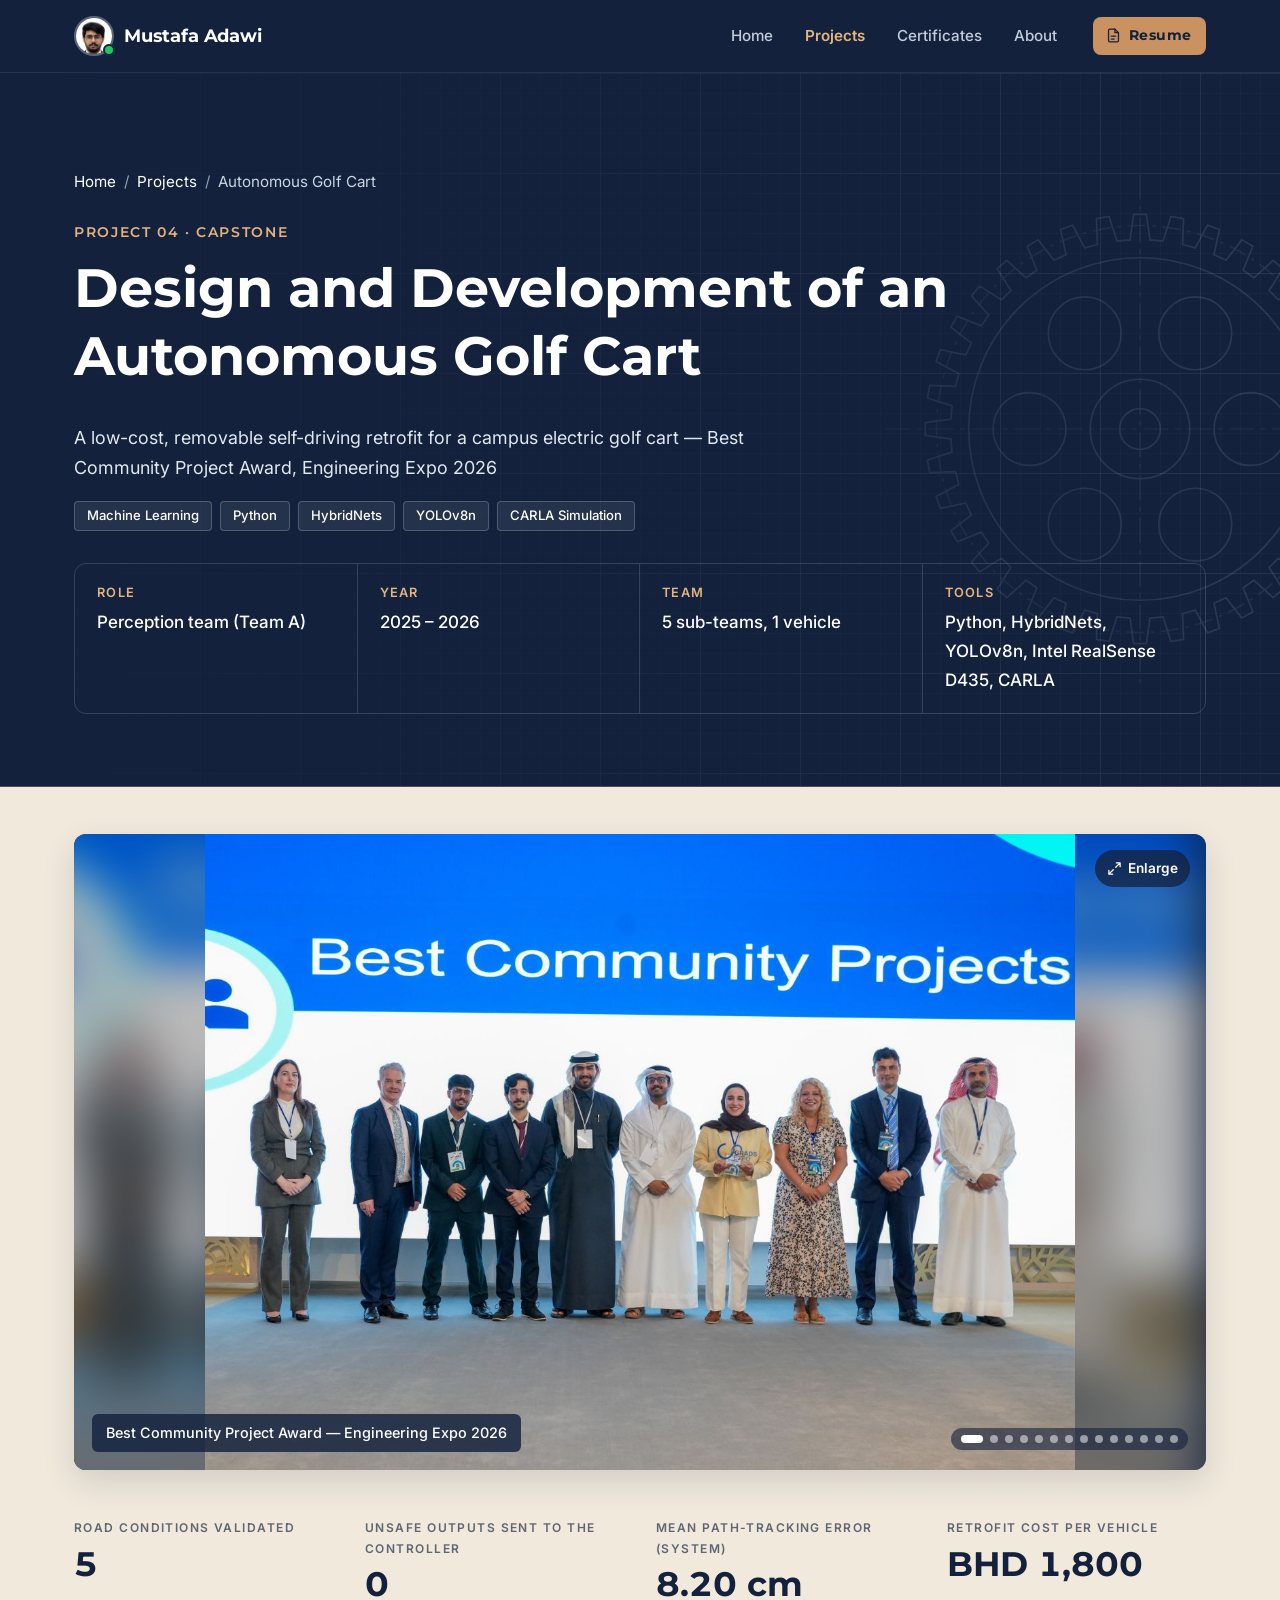
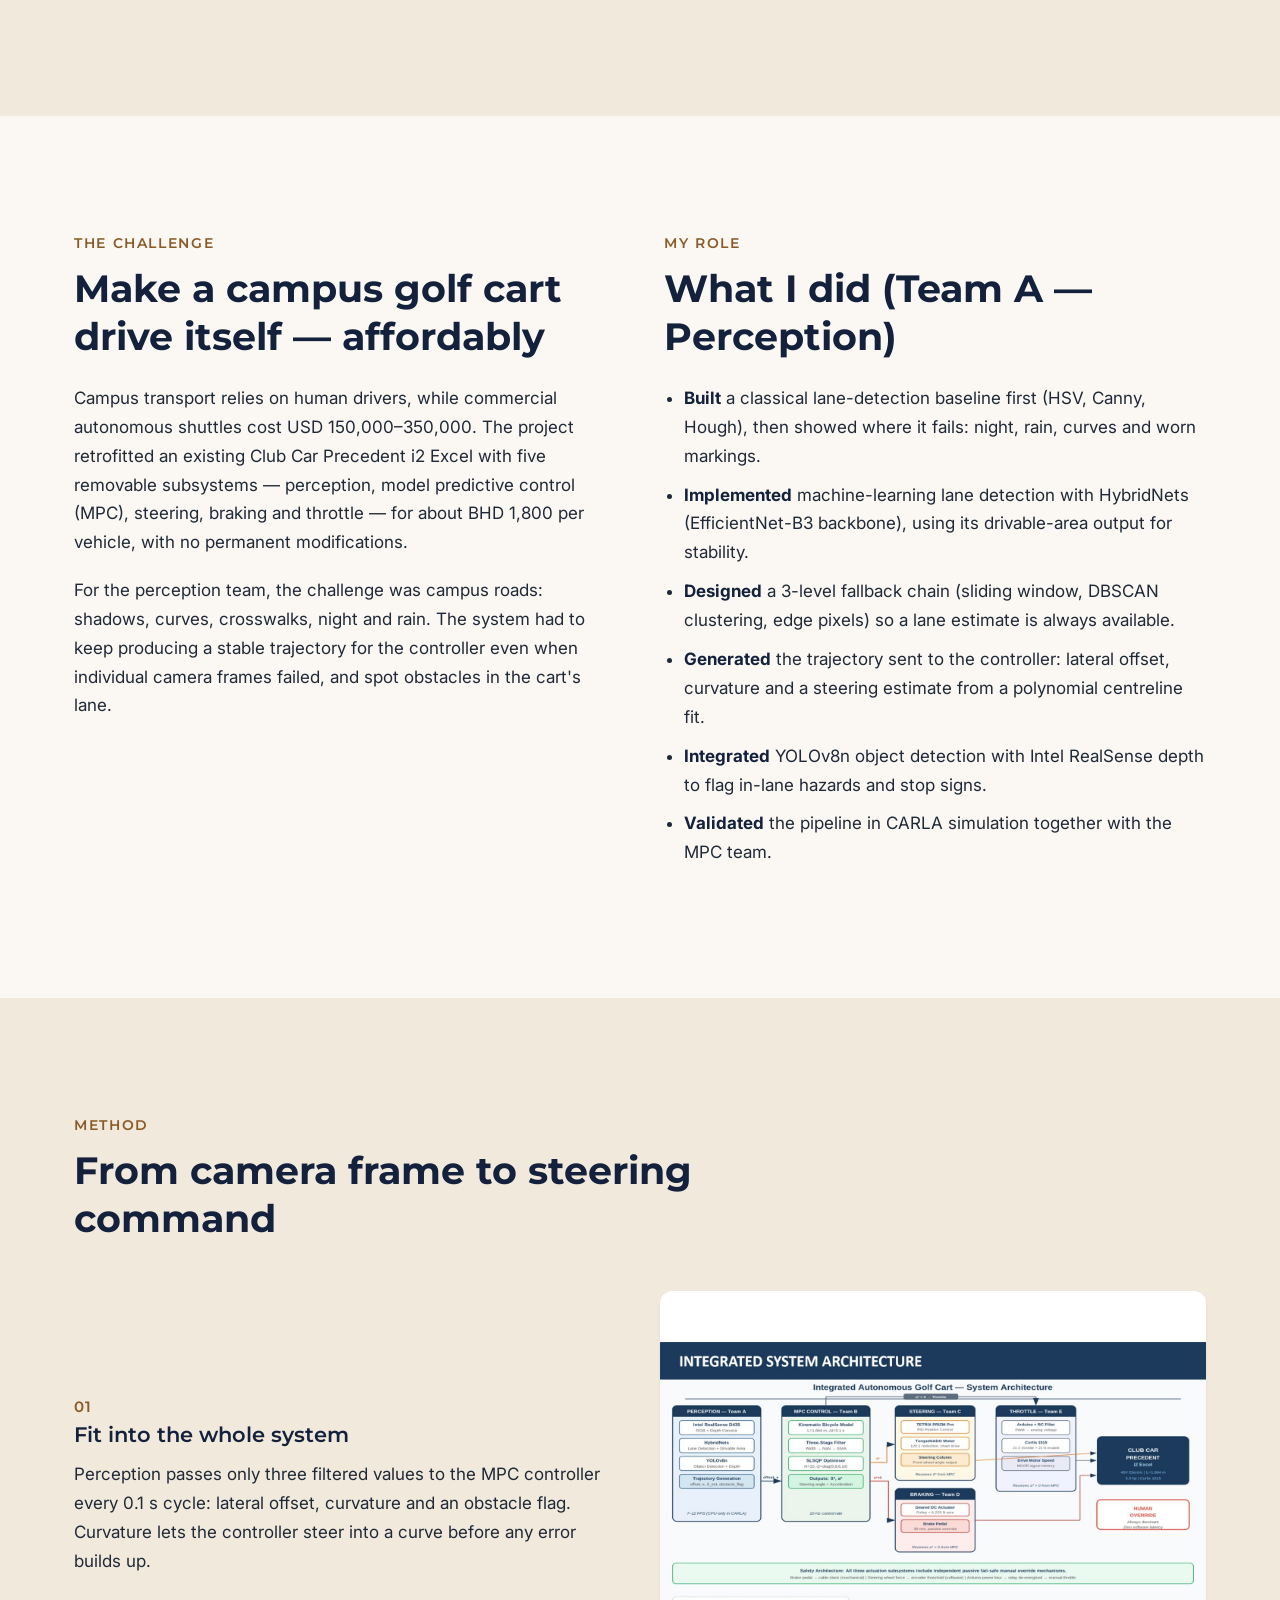
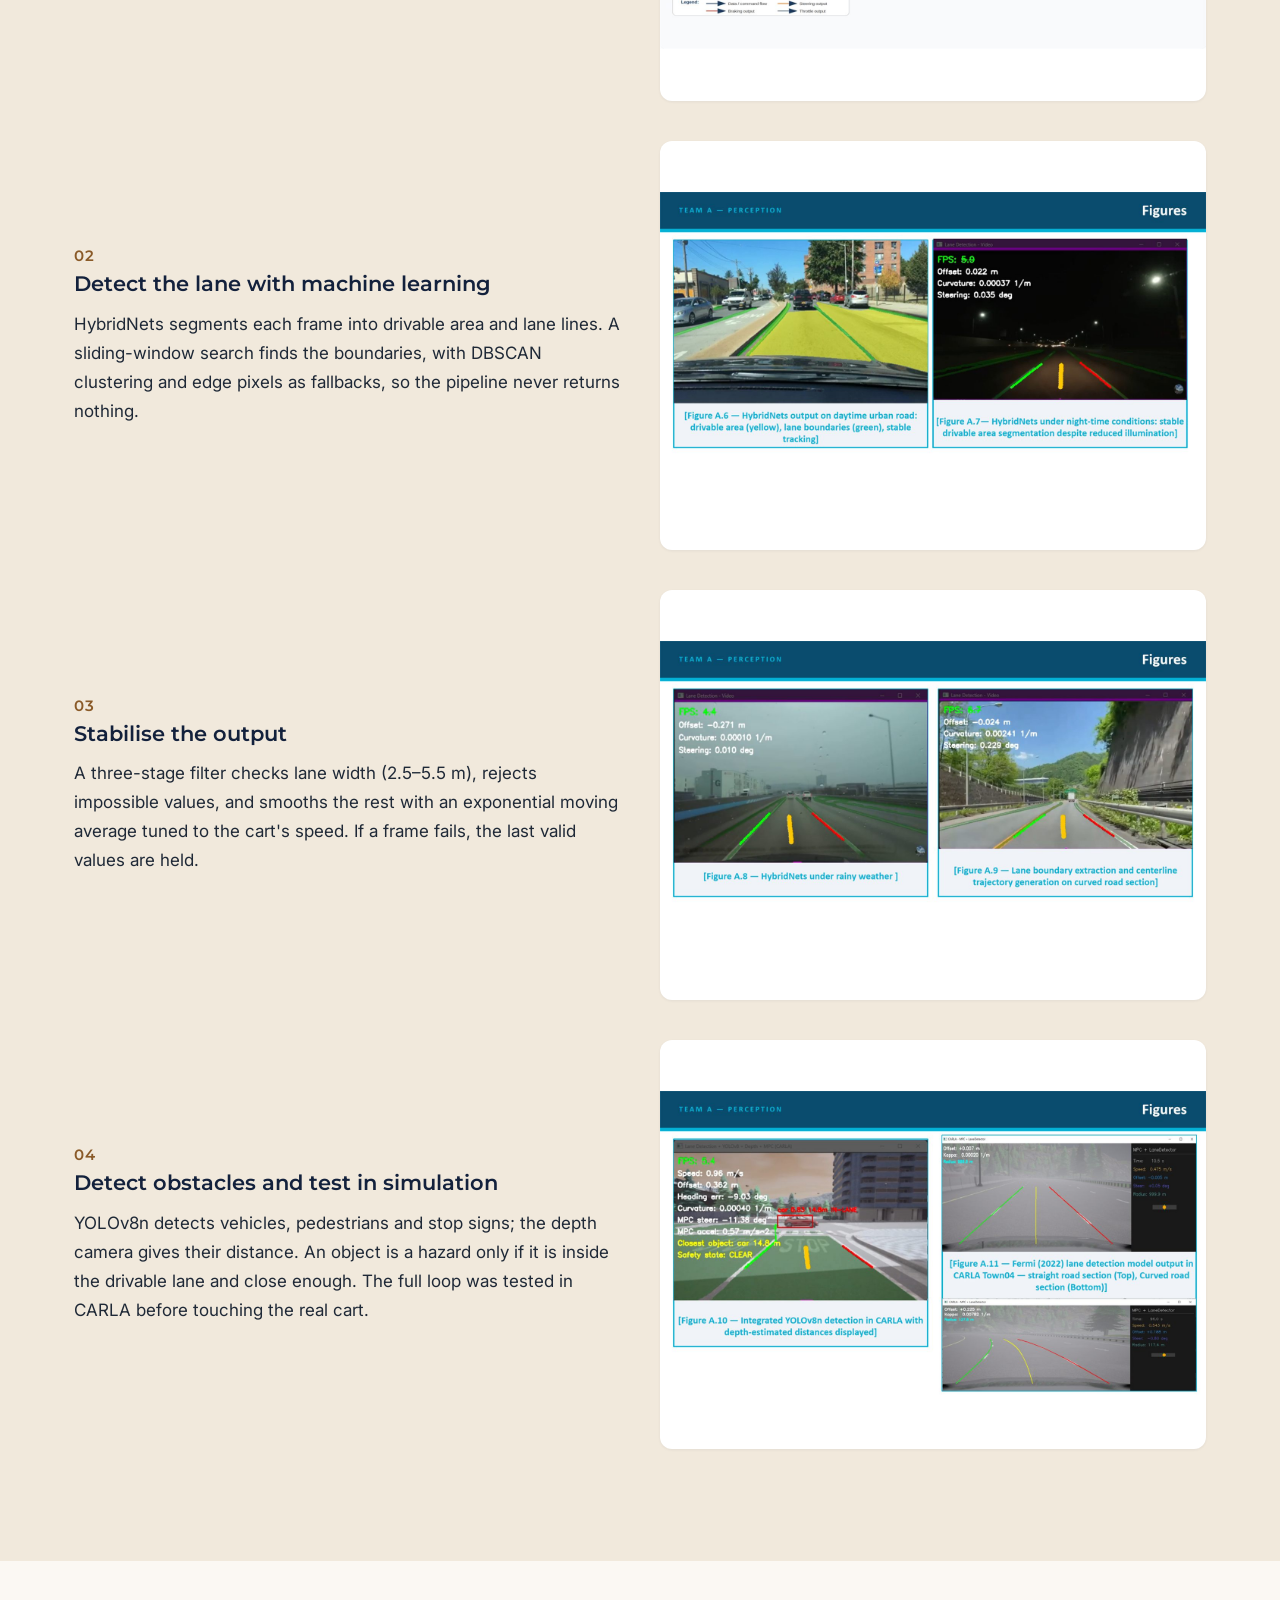
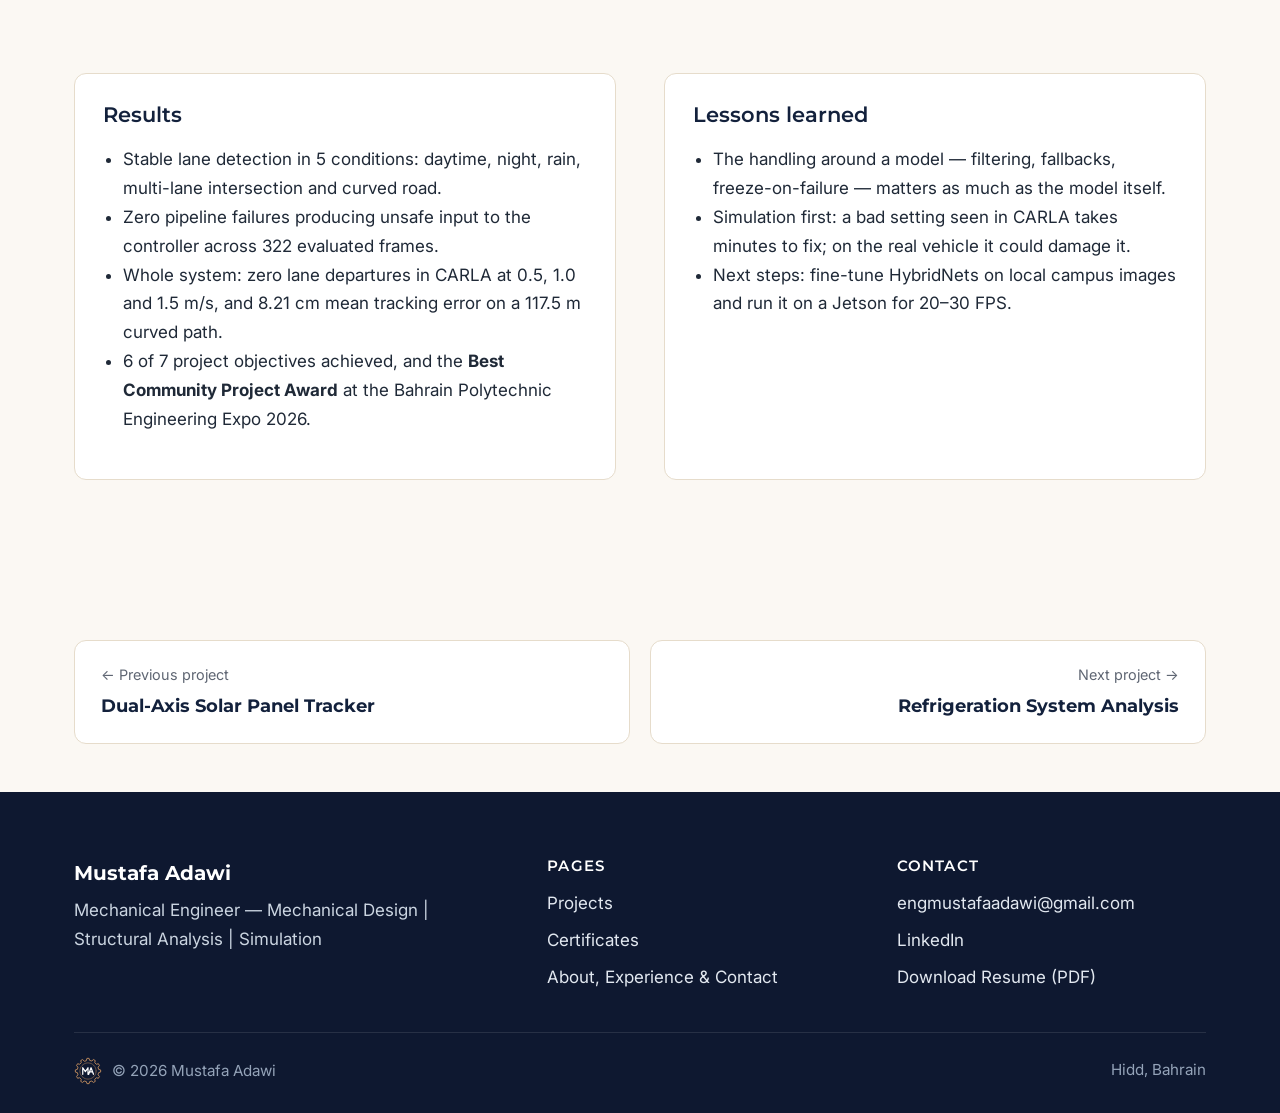
<file: projects/autonomous-golf-cart.html>
<!DOCTYPE html>
<html lang="en" class="no-js">
<head>
  <meta charset="UTF-8">
  <meta name="viewport" content="width=device-width, initial-scale=1">
  <title>Autonomous Golf Cart — Mustafa Adawi Portfolio</title>
  <meta name="description" content="Capstone case study: machine-learning lane and object detection (HybridNets, YOLOv8n) for an autonomous campus golf cart, validated in CARLA. Best Community Project Award 2026.">
  <meta property="og:type" content="article">
  <meta property="og:title" content="Autonomous Golf Cart | Mustafa Adawi">
  <meta property="og:description" content="Machine-learning perception for a low-cost autonomous golf cart retrofit — Best Community Project Award, Engineering Expo 2026.">
  <meta property="og:image" content="../assets/img/award-team.jpg">
  <link rel="icon" href="../assets/img/favicon.svg" type="image/svg+xml">
  <link rel="preconnect" href="https://fonts.googleapis.com">
  <link rel="preconnect" href="https://fonts.gstatic.com" crossorigin>
  <link href="https://fonts.googleapis.com/css2?family=Inter:wght@400;500;600&family=Montserrat:wght@600;700&display=swap" rel="stylesheet">
  <link rel="stylesheet" href="../assets/css/style.css">
</head>
<body data-page="projects">
  <a class="skip-link" href="#main">Skip to content</a>

  <header class="site-header">
    <nav class="container nav" aria-label="Main">
      <a class="brand" href="../index.html"><img class="brand__avatar" src="../assets/img/avatar.jpg" alt="" width="40" height="40">Mustafa Adawi</a>
      <button class="nav__toggle" type="button" aria-expanded="false" aria-controls="nav-menu" aria-label="Open menu">
        <span class="nav__toggle-bar"></span><span class="nav__toggle-bar"></span><span class="nav__toggle-bar"></span>
      </button>
      <ul class="nav__menu" id="nav-menu">
        <li><a class="nav__link" data-nav="home" href="../index.html">Home</a></li>
        <li><a class="nav__link" data-nav="projects" href="../projects.html">Projects</a></li>
        <li><a class="nav__link" data-nav="certificates" href="../certificates.html">Certificates</a></li>
        <li><a class="nav__link" data-nav="about" href="../about.html">About</a></li>
        <li class="nav__cta"><a class="nav__cv" href="../assets/docs/Mustafa-Adawi-Resume.pdf" target="_blank" rel="noopener" data-cv-preview="../assets/img/resume-preview.jpg" aria-label="View resume"><svg viewBox="0 0 24 24" fill="none" stroke="currentColor" stroke-width="1.8" stroke-linecap="round" stroke-linejoin="round" aria-hidden="true"><path d="M14 3H7a2 2 0 0 0-2 2v14a2 2 0 0 0 2 2h10a2 2 0 0 0 2-2V8l-5-5Z"/><path d="M14 3v5h5M9 13h6M9 17h4"/></svg><span>Resume</span></a></li>
      </ul>
    </nav>
  </header>

  <main id="main">
    <!-- 1–2. Breadcrumb, title, tags, info bar -->
    <section class="page-hero">
      <div class="container">
        <nav class="breadcrumb" aria-label="Breadcrumb">
          <ol>
            <li><a href="../index.html">Home</a></li>
            <li><a href="../projects.html">Projects</a></li>
            <li aria-current="page">Autonomous Golf Cart</li>
          </ol>
        </nav>
        <span class="eyebrow">Project 04 · Capstone</span>
        <h1>Design and Development of an Autonomous Golf Cart</h1>
        <p class="case-subtitle">A low-cost, removable self-driving retrofit for a campus electric golf cart — Best Community Project Award, Engineering Expo 2026</p>
        <ul class="tags tags--dark">
          <li class="tag">Machine Learning</li>
          <li class="tag">Python</li>
          <li class="tag">HybridNets</li>
          <li class="tag">YOLOv8n</li>
          <li class="tag">CARLA Simulation</li>
        </ul>
        <div class="info-bar">
          <div class="info-bar__item"><span class="info-bar__label">Role</span><span class="info-bar__value">Perception team (Team A)</span></div>
          <div class="info-bar__item"><span class="info-bar__label">Year</span><span class="info-bar__value">2025 – 2026</span></div>
          <div class="info-bar__item"><span class="info-bar__label">Team</span><span class="info-bar__value">5 sub-teams, 1 vehicle</span></div>
          <div class="info-bar__item"><span class="info-bar__label">Tools</span><span class="info-bar__value">Python, HybridNets, YOLOv8n, Intel RealSense D435, CARLA</span></div>
        </div>
      </div>
    </section>

    <!-- 3. Image slideshow -->
    <div class="case-hero-img">
      <div class="container">
        <div class="case-slider" role="region" aria-roledescription="slideshow" aria-label="Project images">
          <figure class="case-slide is-active" aria-hidden="false">
            <img class="case-slide__bg" src="../assets/img/award-team.jpg" alt="" decoding="async">
            <img class="case-slide__img" src="../assets/img/award-team.jpg" alt="Autonomous golf cart team receiving the Best Community Project Award on stage" decoding="async">
            <figcaption class="case-slide__caption">Best Community Project Award — Engineering Expo 2026</figcaption>
          </figure>
          <figure class="case-slide" aria-hidden="true">
            <img class="case-slide__bg" src="../assets/img/agc/agc-expo.jpg" alt="" decoding="async">
            <img class="case-slide__img" src="../assets/img/agc/agc-expo.jpg" alt="The autonomous golf cart on display at the Engineering Expo, with the CARLA simulation running on a screen beside it" decoding="async">
            <figcaption class="case-slide__caption">The cart on display at the Engineering Expo 2026</figcaption>
          </figure>
          <figure class="case-slide" aria-hidden="true">
            <img class="case-slide__bg" src="../assets/img/agc/agc-workshop.jpg" alt="" decoding="async">
            <img class="case-slide__img" src="../assets/img/agc/agc-workshop.jpg" alt="The Club Car golf cart raised on jack stands in the Bahrain Polytechnic workshop during the retrofit" decoding="async">
            <figcaption class="case-slide__caption">Retrofitting the Club Car in the workshop</figcaption>
          </figure>
          <figure class="case-slide" aria-hidden="true">
            <img class="case-slide__bg" src="../assets/img/agc/agc-architecture.jpg" alt="" decoding="async">
            <img class="case-slide__img" src="../assets/img/agc/agc-architecture.jpg" alt="Block diagram of the five subsystems: perception, MPC control, steering, braking and throttle feeding the golf cart" decoding="async">
            <figcaption class="case-slide__caption">Integrated system architecture — five subsystems</figcaption>
          </figure>
          <figure class="case-slide" aria-hidden="true">
            <img class="case-slide__bg" src="../assets/img/agc/agc-steering.jpg" alt="" decoding="async">
            <img class="case-slide__img" src="../assets/img/agc/agc-steering.jpg" alt="Steering hardware: TETRIX TorqueNADO motor with encoder, PRIZM Pro controller, and the chain-drive steering system assembled on the golf cart" decoding="async">
            <figcaption class="case-slide__caption">Steering hardware — PRIZM Pro controller, TorqueNADO motor and chain drive on the cart</figcaption>
          </figure>
          <figure class="case-slide" aria-hidden="true">
            <img class="case-slide__bg" src="../assets/img/agc/agc-steering-cad.jpg" alt="" decoding="async">
            <img class="case-slide__img" src="../assets/img/agc/agc-steering-cad.jpg" alt="SOLIDWORKS model of the steering column with motor, chain drive and mounting bracket" decoding="async">
            <figcaption class="case-slide__caption">Steering column chain drive — SOLIDWORKS model</figcaption>
          </figure>
          <figure class="case-slide" aria-hidden="true">
            <img class="case-slide__bg" src="../assets/img/agc/agc-steering-installed.jpg" alt="" decoding="async">
            <img class="case-slide__img" src="../assets/img/agc/agc-steering-installed.jpg" alt="Chain-drive steering mechanism installed on the golf cart's steering column" decoding="async">
            <figcaption class="case-slide__caption">Chain-drive steering installed on the cart</figcaption>
          </figure>
          <figure class="case-slide" aria-hidden="true">
            <img class="case-slide__bg" src="../assets/img/agc/agc-front-cad.jpg" alt="" decoding="async">
            <img class="case-slide__img" src="../assets/img/agc/agc-front-cad.jpg" alt="SOLIDWORKS model of the golf cart's front end with wheel and mounting bracket" decoding="async">
            <figcaption class="case-slide__caption">Front-end mounting — SOLIDWORKS model</figcaption>
          </figure>
          <figure class="case-slide" aria-hidden="true">
            <img class="case-slide__bg" src="../assets/img/agc/agc-day-night.jpg" alt="" decoding="async">
            <img class="case-slide__img" src="../assets/img/agc/agc-day-night.jpg" alt="Lane detection output on a daytime road and a night-time road" decoding="async">
            <figcaption class="case-slide__caption">HybridNets lane detection — daytime and night</figcaption>
          </figure>
          <figure class="case-slide" aria-hidden="true">
            <img class="case-slide__bg" src="../assets/img/agc/agc-rain-curve.jpg" alt="" decoding="async">
            <img class="case-slide__img" src="../assets/img/agc/agc-rain-curve.jpg" alt="Lane detection output in rain and on a curved road with centreline trajectory" decoding="async">
            <figcaption class="case-slide__caption">Lane detection in rain and on a curved road</figcaption>
          </figure>
          <figure class="case-slide" aria-hidden="true">
            <img class="case-slide__bg" src="../assets/img/agc/agc-yolov8.jpg" alt="" decoding="async">
            <img class="case-slide__img" src="../assets/img/agc/agc-yolov8.jpg" alt="YOLOv8n bounding boxes with class labels, confidence and depth-estimated distances" decoding="async">
            <figcaption class="case-slide__caption">YOLOv8n object detection with depth distances</figcaption>
          </figure>
          <figure class="case-slide" aria-hidden="true">
            <img class="case-slide__bg" src="../assets/img/agc/agc-carla.jpg" alt="" decoding="async">
            <img class="case-slide__img" src="../assets/img/agc/agc-carla.jpg" alt="Perception and MPC running together in CARLA, with detected car distance and lane offset" decoding="async">
            <figcaption class="case-slide__caption">Closed-loop testing in CARLA simulation</figcaption>
          </figure>
          <figure class="case-slide" aria-hidden="true">
            <img class="case-slide__bg" src="../assets/img/agc/agc-lane-fallback.jpg" alt="" decoding="async">
            <img class="case-slide__img" src="../assets/img/agc/agc-lane-fallback.jpg" alt="Lane boundary detection and the three-level fallback chain" decoding="async">
            <figcaption class="case-slide__caption">Lane boundaries and the 3-level fallback chain</figcaption>
          </figure>
          <figure class="case-slide" aria-hidden="true">
            <img class="case-slide__bg" src="../assets/img/agc/agc-hybridnets.jpg" alt="" decoding="async">
            <img class="case-slide__img" src="../assets/img/agc/agc-hybridnets.jpg" alt="HybridNets network architecture and drivable-area versus lane-line segmentation" decoding="async">
            <figcaption class="case-slide__caption">HybridNets architecture and segmentation classes</figcaption>
          </figure>
          <button class="case-slider__nav case-slider__prev" type="button" aria-label="Previous image">&#8249;</button>
          <button class="case-slider__nav case-slider__next" type="button" aria-label="Next image">&#8250;</button>
          <div class="case-slider__dots" role="group" aria-label="Choose image"></div>
        </div>
      </div>
    </div>

    <!-- 4. Key metrics -->
    <section class="section section--alt" aria-label="Key metrics" style="padding-top:48px;">
      <div class="container">
        <div class="metrics">
          <div class="metric reveal"><div class="metric__value" data-count="5">5</div><div class="metric__label">Road conditions validated</div></div>
          <div class="metric reveal"><div class="metric__value" data-count="0">0</div><div class="metric__label">Unsafe outputs sent to the controller</div></div>
          <div class="metric reveal"><div class="metric__value" data-count="8.21" data-decimals="2" data-suffix=" cm">8.21 cm</div><div class="metric__label">Mean path-tracking error (system)</div></div>
          <div class="metric reveal"><div class="metric__value">BHD 1,800</div><div class="metric__label">Retrofit cost per vehicle</div></div>
        </div>
      </div>
    </section>

    <!-- 5–6. Challenge + role -->
    <section class="section">
      <div class="container two-col">
        <div class="prose reveal">
          <span class="eyebrow">The challenge</span>
          <h2>Make a campus golf cart drive itself — affordably</h2>
          <p>Campus transport relies on human drivers, while commercial autonomous shuttles cost USD 150,000–350,000. The project retrofitted an existing Club Car Precedent i2 Excel with five removable subsystems — perception, model predictive control (MPC), steering, braking and throttle — for about BHD 1,800 per vehicle, with no permanent modifications.</p>
          <p>For the perception team, the challenge was campus roads: shadows, curves, crosswalks, night and rain. The system had to keep producing a stable trajectory for the controller even when individual camera frames failed, and spot obstacles in the cart's lane.</p>
        </div>
        <div class="prose reveal">
          <span class="eyebrow">My role</span>
          <h2>What I did (Team A — Perception)</h2>
          <ul>
            <li><strong>Built</strong> a classical lane-detection baseline first (HSV, Canny, Hough), then showed where it fails: night, rain, curves and worn markings.</li>
            <li><strong>Implemented</strong> machine-learning lane detection with HybridNets (EfficientNet-B3 backbone), using its drivable-area output for stability.</li>
            <li><strong>Designed</strong> a 3-level fallback chain (sliding window, DBSCAN clustering, edge pixels) so a lane estimate is always available.</li>
            <li><strong>Generated</strong> the trajectory sent to the controller: lateral offset, curvature and a steering estimate from a polynomial centreline fit.</li>
            <li><strong>Integrated</strong> YOLOv8n object detection with Intel RealSense depth to flag in-lane hazards and stop signs.</li>
            <li><strong>Validated</strong> the pipeline in CARLA simulation together with the MPC team.</li>
          </ul>
        </div>
      </div>
    </section>

    <!-- 7. Design process -->
    <section class="section section--alt">
      <div class="container">
        <div class="section-head reveal">
          <span class="eyebrow">Method</span>
          <h2>From camera frame to steering command</h2>
        </div>
        <ol class="steps">
          <li class="step reveal">
            <div class="step__body">
              <h3>Fit into the whole system</h3>
              <p>Perception passes only three filtered values to the MPC controller every 0.1 s cycle: lateral offset, curvature and an obstacle flag. Curvature lets the controller steer into a curve before any error builds up.</p>
            </div>
            <figure class="step__media"><img class="fit-contain" src="../assets/img/agc/agc-architecture.jpg" alt="System architecture of the autonomous golf cart" loading="lazy" width="1440" height="810"></figure>
          </li>
          <li class="step reveal">
            <div class="step__body">
              <h3>Detect the lane with machine learning</h3>
              <p>HybridNets segments each frame into drivable area and lane lines. A sliding-window search finds the boundaries, with DBSCAN clustering and edge pixels as fallbacks, so the pipeline never returns nothing.</p>
            </div>
            <figure class="step__media"><img class="fit-contain" src="../assets/img/agc/agc-day-night.jpg" alt="HybridNets lane detection in daytime and at night" loading="lazy" width="1440" height="810"></figure>
          </li>
          <li class="step reveal">
            <div class="step__body">
              <h3>Stabilise the output</h3>
              <p>A three-stage filter checks lane width (2.5–5.5 m), rejects impossible values, and smooths the rest with an exponential moving average tuned to the cart's speed. If a frame fails, the last valid values are held.</p>
            </div>
            <figure class="step__media"><img class="fit-contain" src="../assets/img/agc/agc-rain-curve.jpg" alt="Stable lane tracking in rain and on a curved road" loading="lazy" width="1440" height="810"></figure>
          </li>
          <li class="step reveal">
            <div class="step__body">
              <h3>Detect obstacles and test in simulation</h3>
              <p>YOLOv8n detects vehicles, pedestrians and stop signs; the depth camera gives their distance. An object is a hazard only if it is inside the drivable lane and close enough. The full loop was tested in CARLA before touching the real cart.</p>
            </div>
            <figure class="step__media"><img class="fit-contain" src="../assets/img/agc/agc-carla.jpg" alt="Object detection and lane following in CARLA simulation" loading="lazy" width="1440" height="810"></figure>
          </li>
        </ol>
      </div>
    </section>

    <!-- 8. Results & lessons -->
    <section class="section">
      <div class="container two-col">
        <div class="callout reveal">
          <h3>Results</h3>
          <ul>
            <li>Stable lane detection in 5 conditions: daytime, night, rain, multi-lane intersection and curved road.</li>
            <li>Zero pipeline failures producing unsafe input to the controller across 322 evaluated frames.</li>
            <li>Whole system: zero lane departures in CARLA at 0.5, 1.0 and 1.5 m/s, and 8.21 cm mean tracking error on a 117.5 m curved path.</li>
            <li>6 of 7 project objectives achieved, and the <strong>Best Community Project Award</strong> at the Bahrain Polytechnic Engineering Expo 2026.</li>
          </ul>
        </div>
        <div class="callout reveal">
          <h3>Lessons learned</h3>
          <ul>
            <li>The handling around a model — filtering, fallbacks, freeze-on-failure — matters as much as the model itself.</li>
            <li>Simulation first: a bad setting seen in CARLA takes minutes to fix; on the real vehicle it could damage it.</li>
            <li>Next steps: fine-tune HybridNets on local campus images and run it on a Jetson for 20–30 FPS.</li>
          </ul>
        </div>
      </div>
    </section>

    <!-- 10. Prev / next -->
    <section class="section section--tight">
      <div class="container project-nav">
        <a href="solar-tracker.html"><span>← Previous project</span><strong>Dual-Axis Solar Panel Tracker</strong></a>
        <a class="project-nav__next" href="refrigeration.html"><span>Next project →</span><strong>Refrigeration System Analysis</strong></a>
      </div>
    </section>
  </main>

  <footer class="site-footer">
    <div class="container">
      <div class="footer__grid">
        <div>
          <p class="footer__name">Mustafa Adawi</p>
          <p class="footer__tagline">Mechanical Engineer — Mechanical Design | Structural Analysis | Simulation</p>
        </div>
        <div>
          <h4>Pages</h4>
          <ul class="footer__links">
            <li><a href="../projects.html">Projects</a></li>
            <li><a href="../certificates.html">Certificates</a></li>
            <li><a href="../about.html">About, Experience &amp; Contact</a></li>
          </ul>
        </div>
        <div>
          <h4>Contact</h4>
          <ul class="footer__links">
            <li><a href="mailto:engmustafaadawi@gmail.com">engmustafaadawi@gmail.com</a></li>
            <li><a href="https://www.linkedin.com/in/mustafa-adawi-46a469348" target="_blank" rel="noopener">LinkedIn</a></li>
            <li><a href="../assets/docs/Mustafa-Adawi-Resume.pdf" download>Download Resume (PDF)</a></li>
          </ul>
        </div>
      </div>
      <div class="footer__bottom">
        <span class="footer__copy"><img src="../assets/img/logo-ma.svg" alt="" width="28" height="28"><span>&copy; <span class="js-year">2026</span> Mustafa Adawi</span></span>
        <span>Hidd, Bahrain</span>
      </div>
    </div>
  </footer>

  <button class="scroll-gear" type="button" aria-label="Back to top">
    <svg viewBox="0 0 64 64" aria-hidden="true">
      <circle class="scroll-gear__track" cx="32" cy="32" r="29"/>
      <circle class="scroll-gear__ring" cx="32" cy="32" r="29"/>
      <g class="scroll-gear__big" transform="translate(27 35)"><path/><circle r="3.2"/></g>
      <g class="scroll-gear__small" transform="translate(41.6 22.4)"><path/><circle r="2.2"/></g>
    </svg>
  </button>
  <script src="../assets/js/main.js"></script>
</body>
</html>
</file>
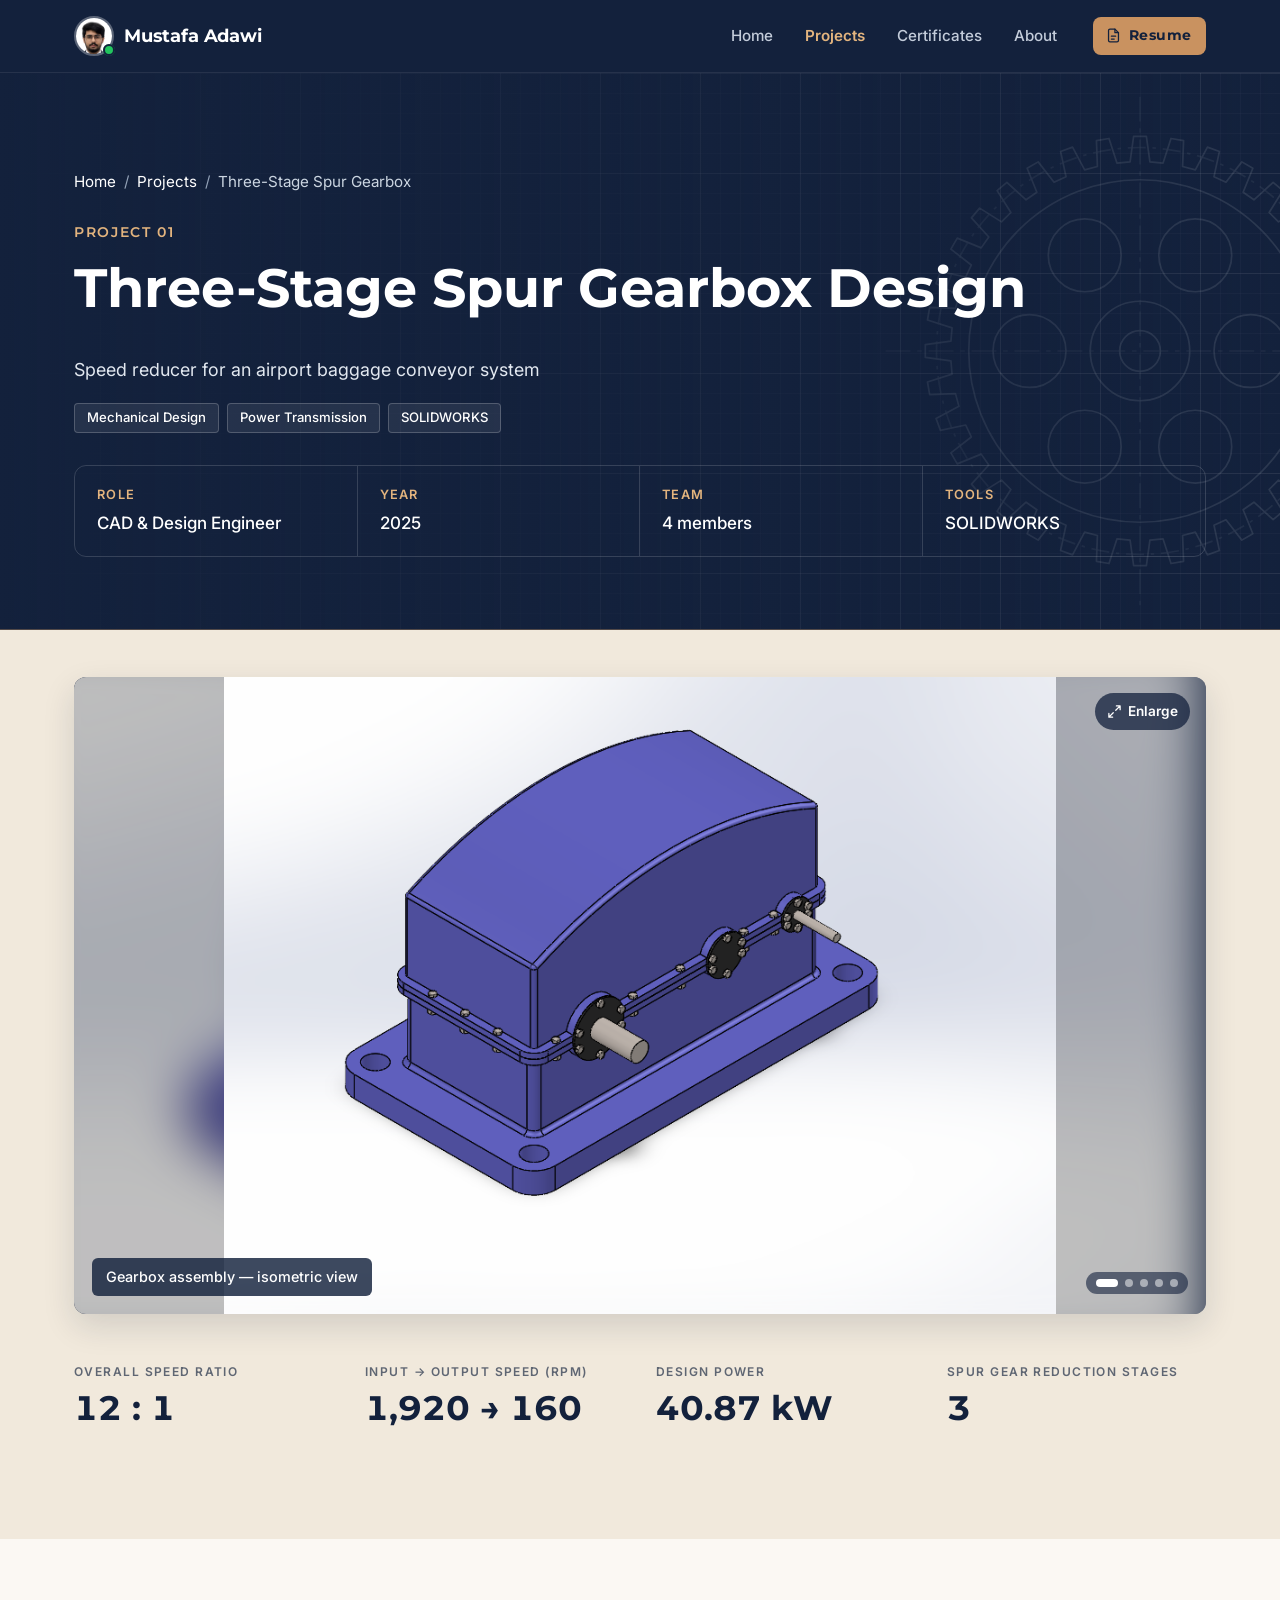
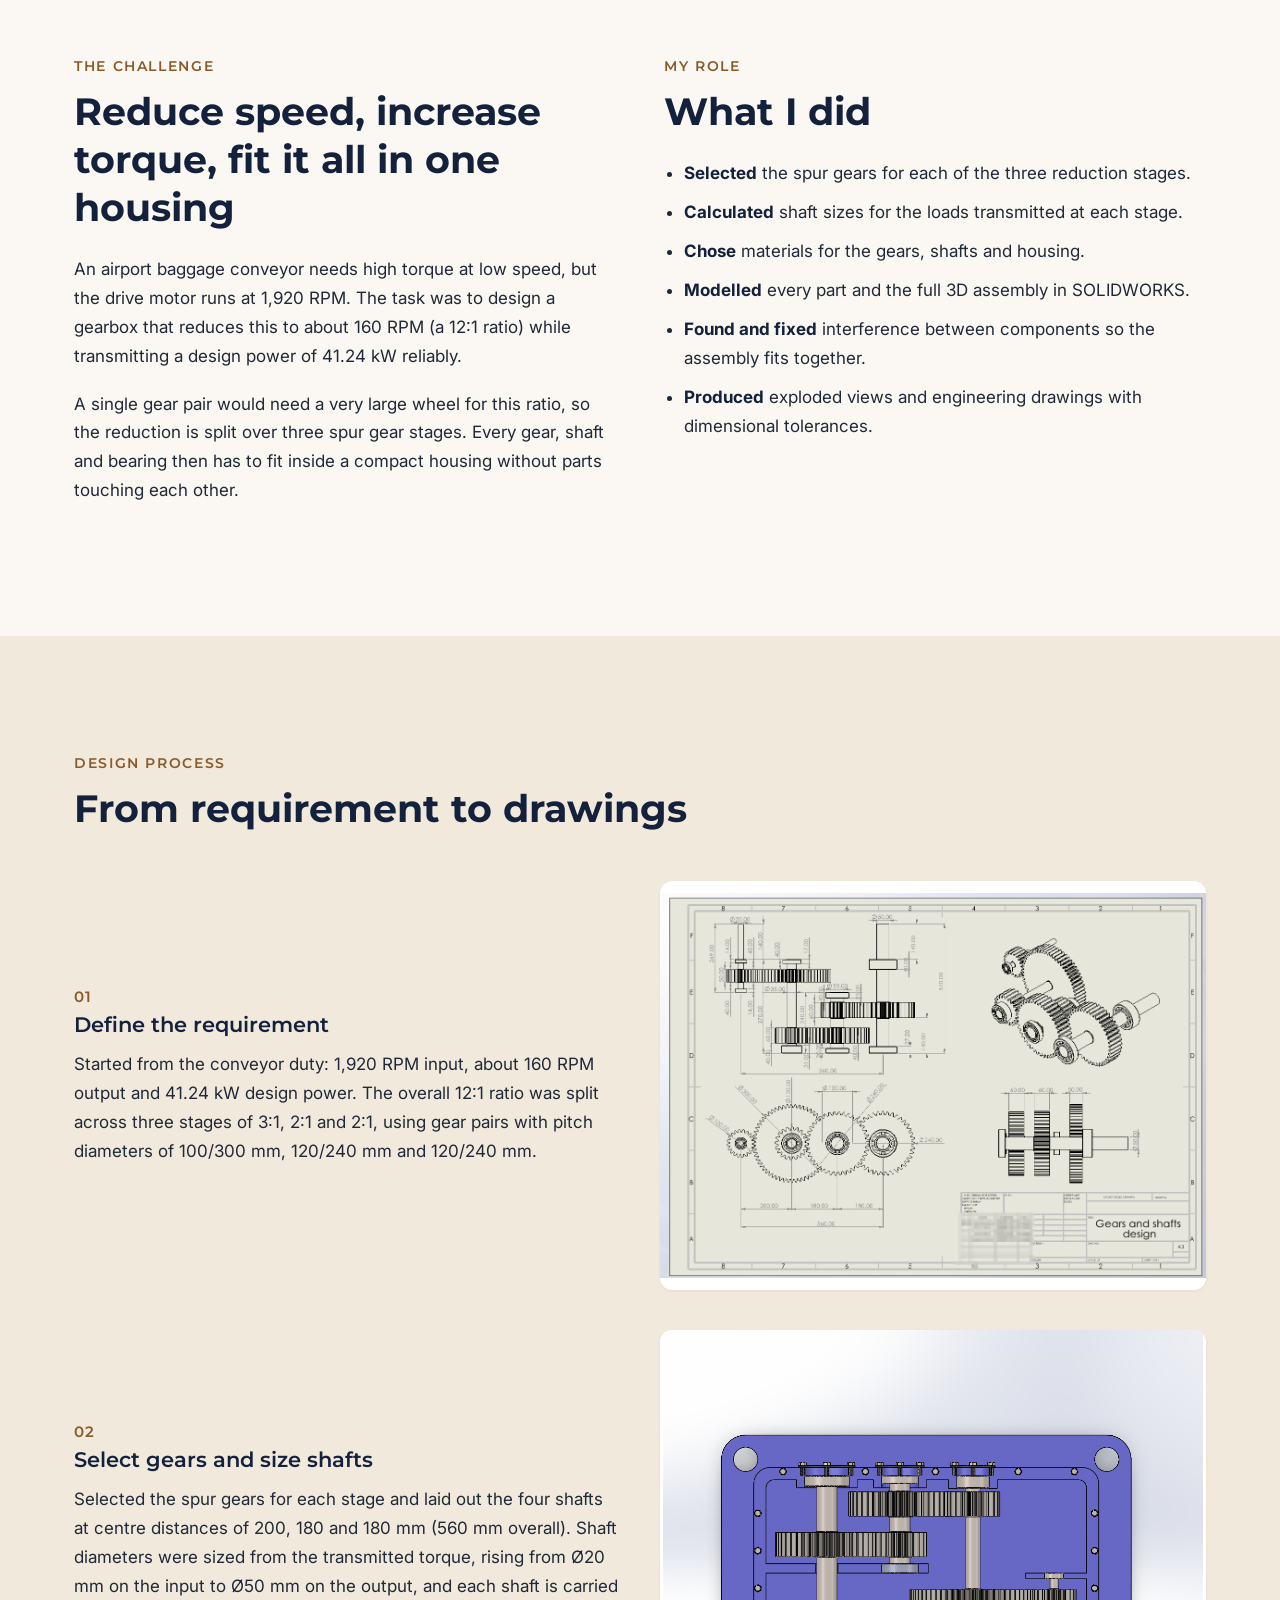
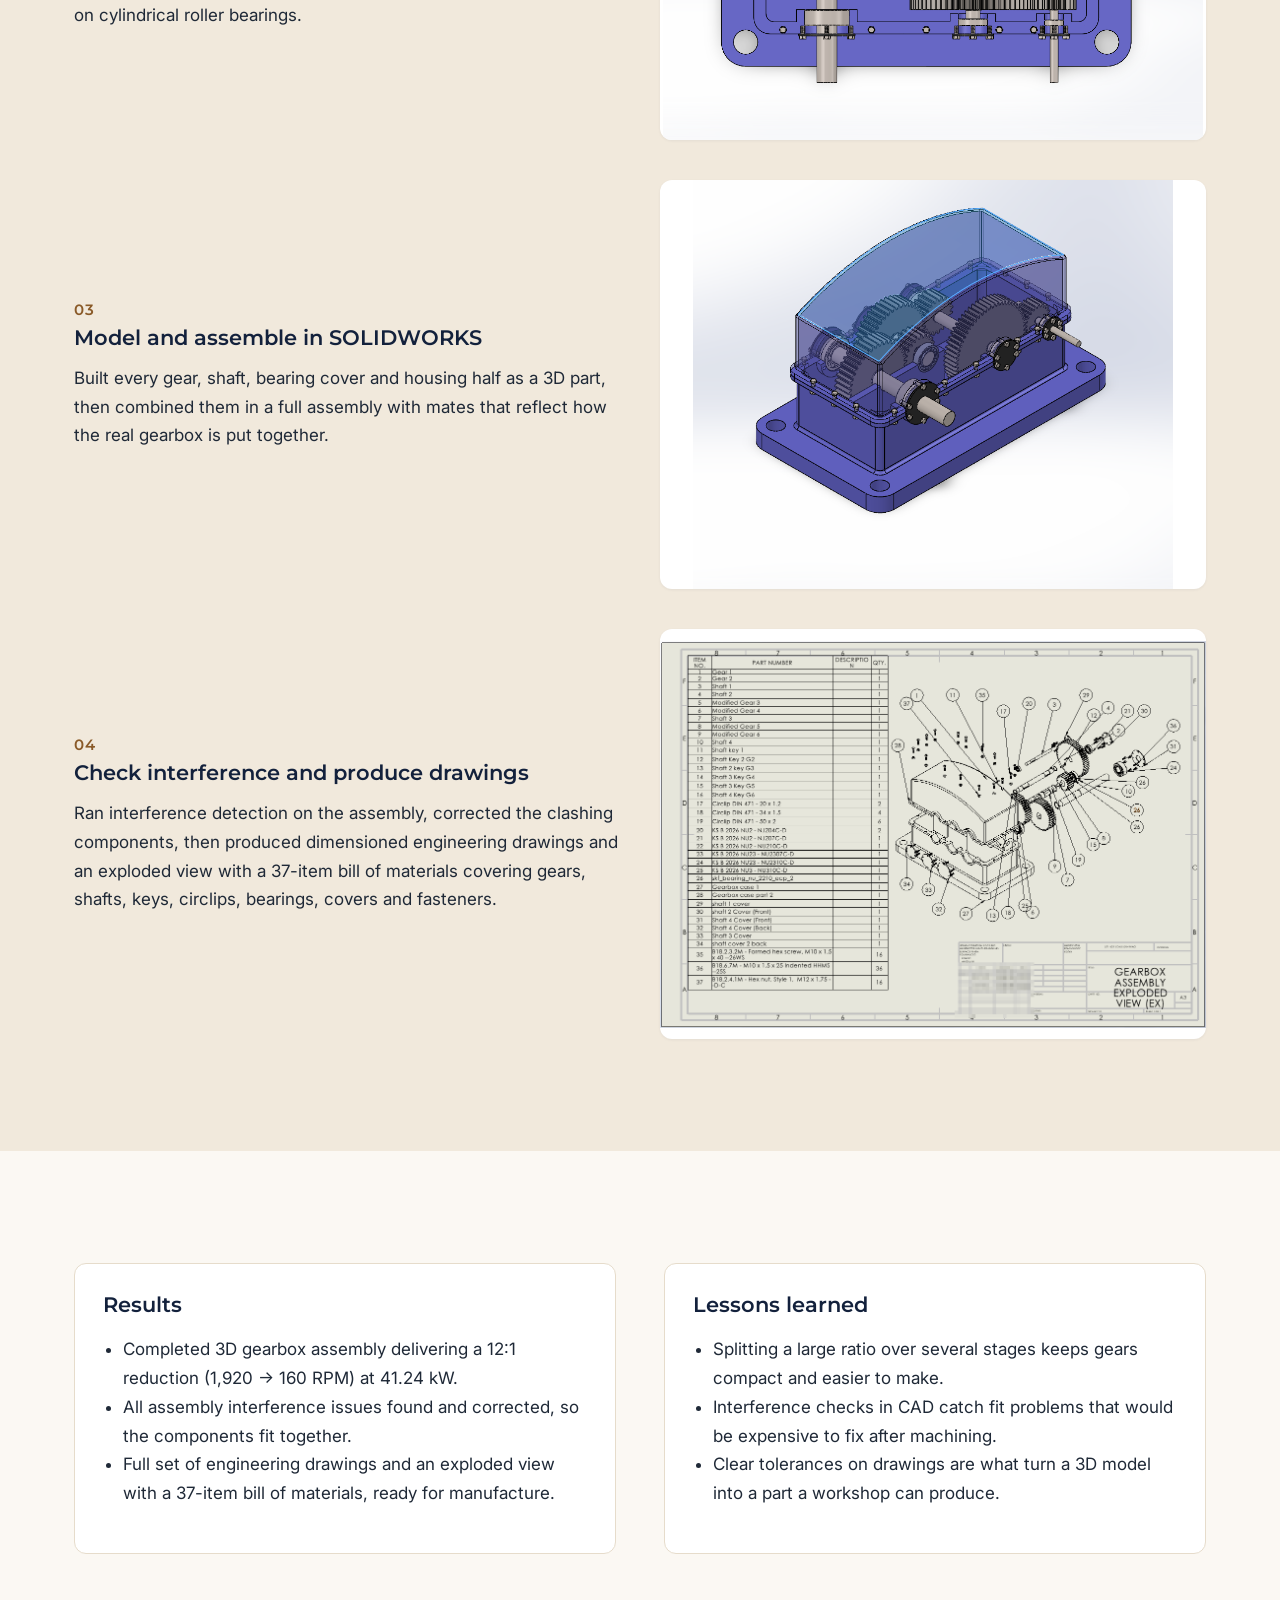
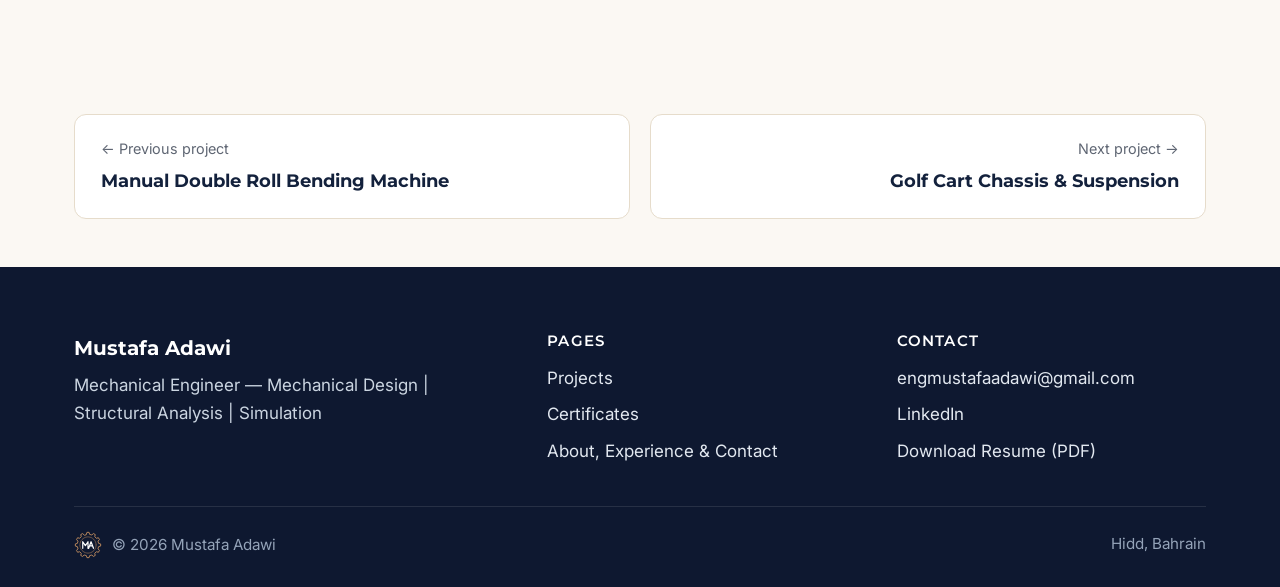
<file: projects/gearbox.html>
<!DOCTYPE html>
<html lang="en" class="no-js">
<head>
  <meta charset="UTF-8">
  <meta name="viewport" content="width=device-width, initial-scale=1">
  <title>Spur Gearbox Design — Mustafa Adawi Portfolio</title>
  <meta name="description" content="Case study: three-stage spur gearbox for an airport baggage conveyor — 12:1 reduction from 1,920 RPM to 160 RPM at 41.24 kW, designed and detailed in SOLIDWORKS.">
  <meta property="og:type" content="article">
  <meta property="og:title" content="Three-Stage Spur Gearbox Design | Mustafa Adawi">
  <meta property="og:description" content="12:1 three-stage spur gear reduction for an airport baggage conveyor, modelled, assembled and detailed in SOLIDWORKS.">
  <meta property="og:image" content="../assets/img/gearbox-render.png">
  <link rel="icon" href="../assets/img/favicon.svg" type="image/svg+xml">
  <link rel="preconnect" href="https://fonts.googleapis.com">
  <link rel="preconnect" href="https://fonts.gstatic.com" crossorigin>
  <link href="https://fonts.googleapis.com/css2?family=Inter:wght@400;500;600&family=Montserrat:wght@600;700&display=swap" rel="stylesheet">
  <link rel="stylesheet" href="../assets/css/style.css">
</head>
<body data-page="projects">
  <a class="skip-link" href="#main">Skip to content</a>

  <header class="site-header">
    <nav class="container nav" aria-label="Main">
      <a class="brand" href="../index.html"><img class="brand__avatar" src="../assets/img/avatar.jpg" alt="" width="40" height="40">Mustafa Adawi</a>
      <button class="nav__toggle" type="button" aria-expanded="false" aria-controls="nav-menu" aria-label="Open menu">
        <span class="nav__toggle-bar"></span><span class="nav__toggle-bar"></span><span class="nav__toggle-bar"></span>
      </button>
      <ul class="nav__menu" id="nav-menu">
        <li><a class="nav__link" data-nav="home" href="../index.html">Home</a></li>
        <li><a class="nav__link" data-nav="projects" href="../projects.html">Projects</a></li>
        <li><a class="nav__link" data-nav="certificates" href="../certificates.html">Certificates</a></li>
        <li><a class="nav__link" data-nav="about" href="../about.html">About</a></li>
        <li class="nav__cta"><a class="nav__cv" href="../assets/docs/Mustafa-Adawi-Resume.pdf" target="_blank" rel="noopener" data-cv-preview="../assets/img/resume-preview.jpg" aria-label="View resume"><svg viewBox="0 0 24 24" fill="none" stroke="currentColor" stroke-width="1.8" stroke-linecap="round" stroke-linejoin="round" aria-hidden="true"><path d="M14 3H7a2 2 0 0 0-2 2v14a2 2 0 0 0 2 2h10a2 2 0 0 0 2-2V8l-5-5Z"/><path d="M14 3v5h5M9 13h6M9 17h4"/></svg><span>Resume</span></a></li>
      </ul>
    </nav>
  </header>

  <main id="main">
    <!-- 1–2. Breadcrumb, title, tags, info bar -->
    <section class="page-hero">
      <div class="container">
        <nav class="breadcrumb" aria-label="Breadcrumb">
          <ol>
            <li><a href="../index.html">Home</a></li>
            <li><a href="../projects.html">Projects</a></li>
            <li aria-current="page">Three-Stage Spur Gearbox</li>
          </ol>
        </nav>
        <span class="eyebrow">Project 01</span>
        <h1>Three-Stage Spur Gearbox Design</h1>
        <p class="case-subtitle">Speed reducer for an airport baggage conveyor system</p>
        <ul class="tags tags--dark">
          <li class="tag">Mechanical Design</li>
          <li class="tag">Power Transmission</li>
          <li class="tag">SOLIDWORKS</li>
        </ul>
        <div class="info-bar">
          <div class="info-bar__item"><span class="info-bar__label">Role</span><span class="info-bar__value">CAD &amp; Design Engineer</span></div>
          <div class="info-bar__item"><span class="info-bar__label">Year</span><span class="info-bar__value">2025</span></div>
          <div class="info-bar__item"><span class="info-bar__label">Team</span><span class="info-bar__value">4 members</span></div>
          <div class="info-bar__item"><span class="info-bar__label">Tools</span><span class="info-bar__value">SOLIDWORKS</span></div>
        </div>
      </div>
    </section>

    <!-- 3. Hero image -->
    <div class="case-hero-img">
      <div class="container">
        <div class="case-slider" role="region" aria-roledescription="slideshow" aria-label="Project images">
          <figure class="case-slide is-active" aria-hidden="false">
            <img class="case-slide__bg" src="../assets/img/gearbox-render.png" alt="" decoding="async">
            <img class="case-slide__img" src="../assets/img/gearbox-render.png" alt="Gearbox assembly, isometric view" decoding="async">
            <figcaption class="case-slide__caption">Gearbox assembly — isometric view</figcaption>
          </figure>
          <figure class="case-slide" aria-hidden="true">
            <img class="case-slide__bg" src="../assets/img/gearbox-transparent.png" alt="" decoding="async">
            <img class="case-slide__img" src="../assets/img/gearbox-transparent.png" alt="Gearbox with transparent cover showing the internal gear train" decoding="async">
            <figcaption class="case-slide__caption">Assembly with transparent cover</figcaption>
          </figure>
          <figure class="case-slide" aria-hidden="true">
            <img class="case-slide__bg" src="../assets/img/gearbox-top-view.png" alt="" decoding="async">
            <img class="case-slide__img" src="../assets/img/gearbox-top-view.png" alt="Top view of the open gearbox showing shafts and gears" decoding="async">
            <figcaption class="case-slide__caption">Top view — cover removed</figcaption>
          </figure>
          <figure class="case-slide" aria-hidden="true">
            <img class="case-slide__bg" src="../assets/img/gearbox-gear-train-drawing.png" alt="" decoding="async">
            <img class="case-slide__img" src="../assets/img/gearbox-gear-train-drawing.png" alt="Gears and shafts design drawing" decoding="async">
            <figcaption class="case-slide__caption">Gears and shafts design drawing</figcaption>
          </figure>
          <figure class="case-slide" aria-hidden="true">
            <img class="case-slide__bg" src="../assets/img/gearbox-exploded-drawing.png" alt="" decoding="async">
            <img class="case-slide__img" src="../assets/img/gearbox-exploded-drawing.png" alt="Gearbox exploded view drawing with bill of materials" decoding="async">
            <figcaption class="case-slide__caption">Exploded view with bill of materials</figcaption>
          </figure>
          <button class="case-slider__nav case-slider__prev" type="button" aria-label="Previous image">&#8249;</button>
          <button class="case-slider__nav case-slider__next" type="button" aria-label="Next image">&#8250;</button>
          <div class="case-slider__dots" role="group" aria-label="Choose image"></div>
        </div>
      </div>
    </div>

    <!-- 4. Key metrics -->
    <section class="section section--alt" aria-label="Key metrics" style="padding-top:48px;">
      <div class="container">
        <div class="metrics">
          <div class="metric reveal"><div class="metric__value" data-count="12" data-suffix=" : 1">12 : 1</div><div class="metric__label">Overall speed ratio</div></div>
          <div class="metric reveal"><div class="metric__value">1,920 → 160</div><div class="metric__label">Input → output speed (RPM)</div></div>
          <div class="metric reveal"><div class="metric__value" data-count="41.24" data-decimals="2" data-suffix=" kW">41.24 kW</div><div class="metric__label">Design power</div></div>
          <div class="metric reveal"><div class="metric__value" data-count="3">3</div><div class="metric__label">Spur gear reduction stages</div></div>
        </div>
      </div>
    </section>

    <!-- 5–6. Challenge + role -->
    <section class="section">
      <div class="container two-col">
        <div class="prose reveal">
          <span class="eyebrow">The challenge</span>
          <h2>Reduce speed, increase torque, fit it all in one housing</h2>
          <p>An airport baggage conveyor needs high torque at low speed, but the drive motor runs at 1,920 RPM. The task was to design a gearbox that reduces this to about 160 RPM (a 12:1 ratio) while transmitting a design power of 41.24 kW reliably.</p>
          <p>A single gear pair would need a very large wheel for this ratio, so the reduction is split over three spur gear stages. Every gear, shaft and bearing then has to fit inside a compact housing without parts touching each other.</p>
        </div>
        <div class="prose reveal">
          <span class="eyebrow">My role</span>
          <h2>What I did</h2>
          <ul>
            <li><strong>Selected</strong> the spur gears for each of the three reduction stages.</li>
            <li><strong>Calculated</strong> shaft sizes for the loads transmitted at each stage.</li>
            <li><strong>Chose</strong> materials for the gears, shafts and housing.</li>
            <li><strong>Modelled</strong> every part and the full 3D assembly in SOLIDWORKS.</li>
            <li><strong>Found and fixed</strong> interference between components so the assembly fits together.</li>
            <li><strong>Produced</strong> exploded views and engineering drawings with dimensional tolerances.</li>
          </ul>
        </div>
      </div>
    </section>

    <!-- 7. Design process -->
    <section class="section section--alt">
      <div class="container">
        <div class="section-head reveal">
          <span class="eyebrow">Design process</span>
          <h2>From requirement to drawings</h2>
        </div>
        <ol class="steps">
          <li class="step reveal">
            <div class="step__body">
              <h3>Define the requirement</h3>
              <p>Started from the conveyor duty: 1,920 RPM input, about 160 RPM output and 41.24 kW design power. The overall 12:1 ratio was split across three stages of 3:1, 2:1 and 2:1, using gear pairs with pitch diameters of 100/300 mm, 120/240 mm and 120/240 mm.</p>
            </div>
            <figure class="step__media"><img class="fit-contain" src="../assets/img/gearbox-gear-train-drawing.png" alt="Gears and shafts design drawing: front and side views of the gear train with gear diameters, shaft diameters and centre distances" loading="lazy" width="1181" height="832"></figure>
          </li>
          <li class="step reveal">
            <div class="step__body">
              <h3>Select gears and size shafts</h3>
              <p>Selected the spur gears for each stage and laid out the four shafts at centre distances of 200, 180 and 180 mm (560 mm overall). Shaft diameters were sized from the transmitted torque, rising from Ø20 mm on the input to Ø50 mm on the output, and each shaft is carried on cylindrical roller bearings.</p>
            </div>
            <figure class="step__media"><img class="fit-contain" src="../assets/img/gearbox-top-view.png" alt="Top view of the gearbox with the cover removed, showing the four shafts, three gear stages and bearing covers" loading="lazy" width="1058" height="803"></figure>
          </li>
          <li class="step reveal">
            <div class="step__body">
              <h3>Model and assemble in SOLIDWORKS</h3>
              <p>Built every gear, shaft, bearing cover and housing half as a 3D part, then combined them in a full assembly with mates that reflect how the real gearbox is put together.</p>
            </div>
            <figure class="step__media"><img class="fit-contain" src="../assets/img/gearbox-transparent.png" alt="Gearbox assembly with a transparent cover showing the gears, shafts and bearings inside the housing" loading="lazy" width="811" height="692"></figure>
          </li>
          <li class="step reveal">
            <div class="step__body">
              <h3>Check interference and produce drawings</h3>
              <p>Ran interference detection on the assembly, corrected the clashing components, then produced dimensioned engineering drawings and an exploded view with a 37-item bill of materials covering gears, shafts, keys, circlips, bearings, covers and fasteners.</p>
            </div>
            <figure class="step__media"><img class="fit-contain" src="../assets/img/gearbox-exploded-drawing.png" alt="Gearbox assembly exploded view drawing with numbered balloons and a 37-item bill of materials" loading="lazy" width="1108" height="785"></figure>
          </li>
        </ol>
      </div>
    </section>

    <!-- 8. Results & lessons -->
    <section class="section">
      <div class="container two-col">
        <div class="callout reveal">
          <h3>Results</h3>
          <ul>
            <li>Completed 3D gearbox assembly delivering a 12:1 reduction (1,920 → 160 RPM) at 41.24 kW.</li>
            <li>All assembly interference issues found and corrected, so the components fit together.</li>
            <li>Full set of engineering drawings and an exploded view with a 37-item bill of materials, ready for manufacture.</li>
          </ul>
        </div>
        <div class="callout reveal">
          <h3>Lessons learned</h3>
          <ul>
            <li>Splitting a large ratio over several stages keeps gears compact and easier to make.</li>
            <li>Interference checks in CAD catch fit problems that would be expensive to fix after machining.</li>
            <li>Clear tolerances on drawings are what turn a 3D model into a part a workshop can produce.</li>
          </ul>
        </div>
      </div>
    </section>

    <!-- 10. Prev / next -->
    <section class="section section--tight">
      <div class="container project-nav">
        <a href="roll-bender.html"><span>← Previous project</span><strong>Manual Double Roll Bending Machine</strong></a>
        <a class="project-nav__next" href="golf-cart.html"><span>Next project →</span><strong>Golf Cart Chassis &amp; Suspension</strong></a>
      </div>
    </section>
  </main>

  <footer class="site-footer">
    <div class="container">
      <div class="footer__grid">
        <div>
          <p class="footer__name">Mustafa Adawi</p>
          <p class="footer__tagline">Mechanical Engineer — Mechanical Design | Structural Analysis | Simulation</p>
        </div>
        <div>
          <h4>Pages</h4>
          <ul class="footer__links">
            <li><a href="../projects.html">Projects</a></li>
            <li><a href="../certificates.html">Certificates</a></li>
            <li><a href="../about.html">About, Experience &amp; Contact</a></li>
          </ul>
        </div>
        <div>
          <h4>Contact</h4>
          <ul class="footer__links">
            <li><a href="mailto:engmustafaadawi@gmail.com">engmustafaadawi@gmail.com</a></li>
            <li><a href="https://www.linkedin.com/in/mustafa-adawi-46a469348" target="_blank" rel="noopener">LinkedIn</a></li>
            <li><a href="../assets/docs/Mustafa-Adawi-Resume.pdf" download>Download Resume (PDF)</a></li>
          </ul>
        </div>
      </div>
      <div class="footer__bottom">
        <span class="footer__copy"><img src="../assets/img/logo-ma.svg" alt="" width="28" height="28"><span>&copy; <span class="js-year">2026</span> Mustafa Adawi</span></span>
        <span>Hidd, Bahrain</span>
      </div>
    </div>
  </footer>

  <button class="scroll-gear" type="button" aria-label="Back to top">
    <svg viewBox="0 0 64 64" aria-hidden="true">
      <circle class="scroll-gear__track" cx="32" cy="32" r="29"/>
      <circle class="scroll-gear__ring" cx="32" cy="32" r="29"/>
      <g class="scroll-gear__big" transform="translate(27 35)"><path/><circle r="3.2"/></g>
      <g class="scroll-gear__small" transform="translate(41.6 22.4)"><path/><circle r="2.2"/></g>
    </svg>
  </button>
  <script src="../assets/js/main.js"></script>
</body>
</html>
</file>
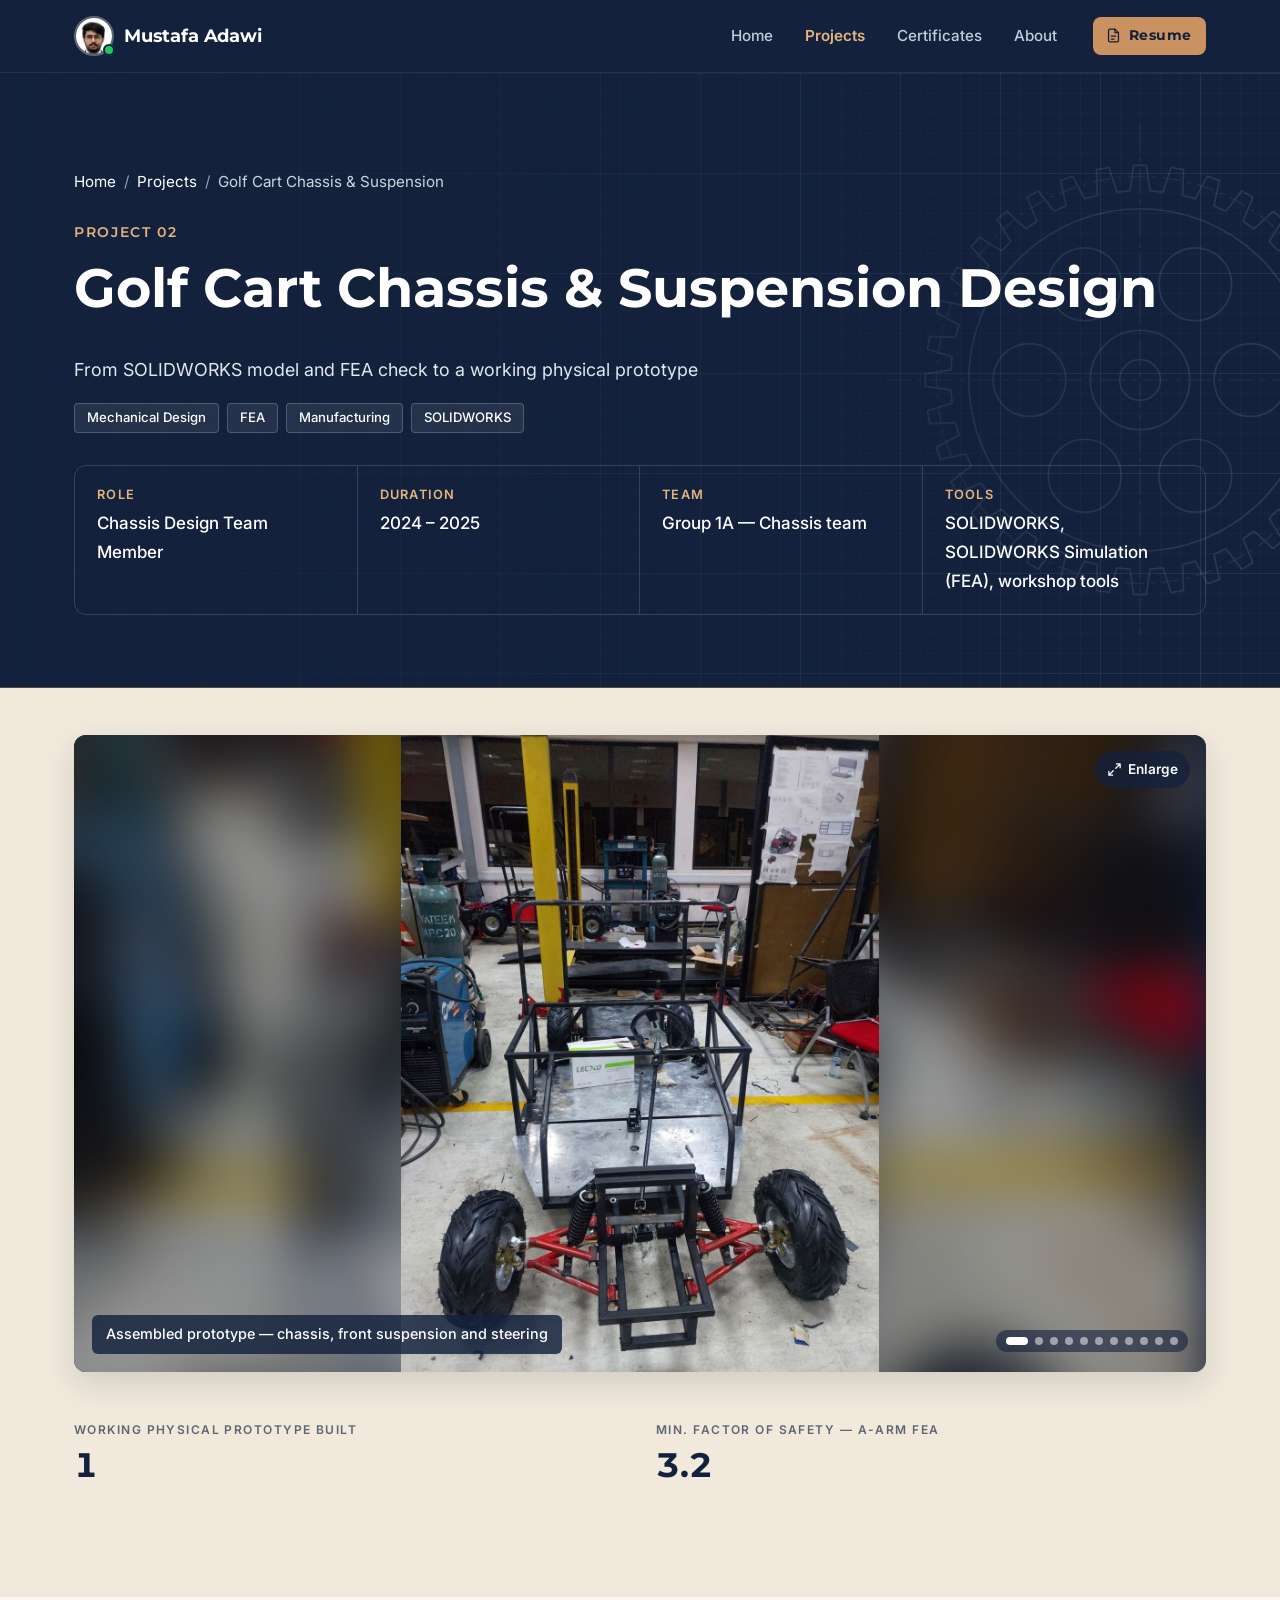
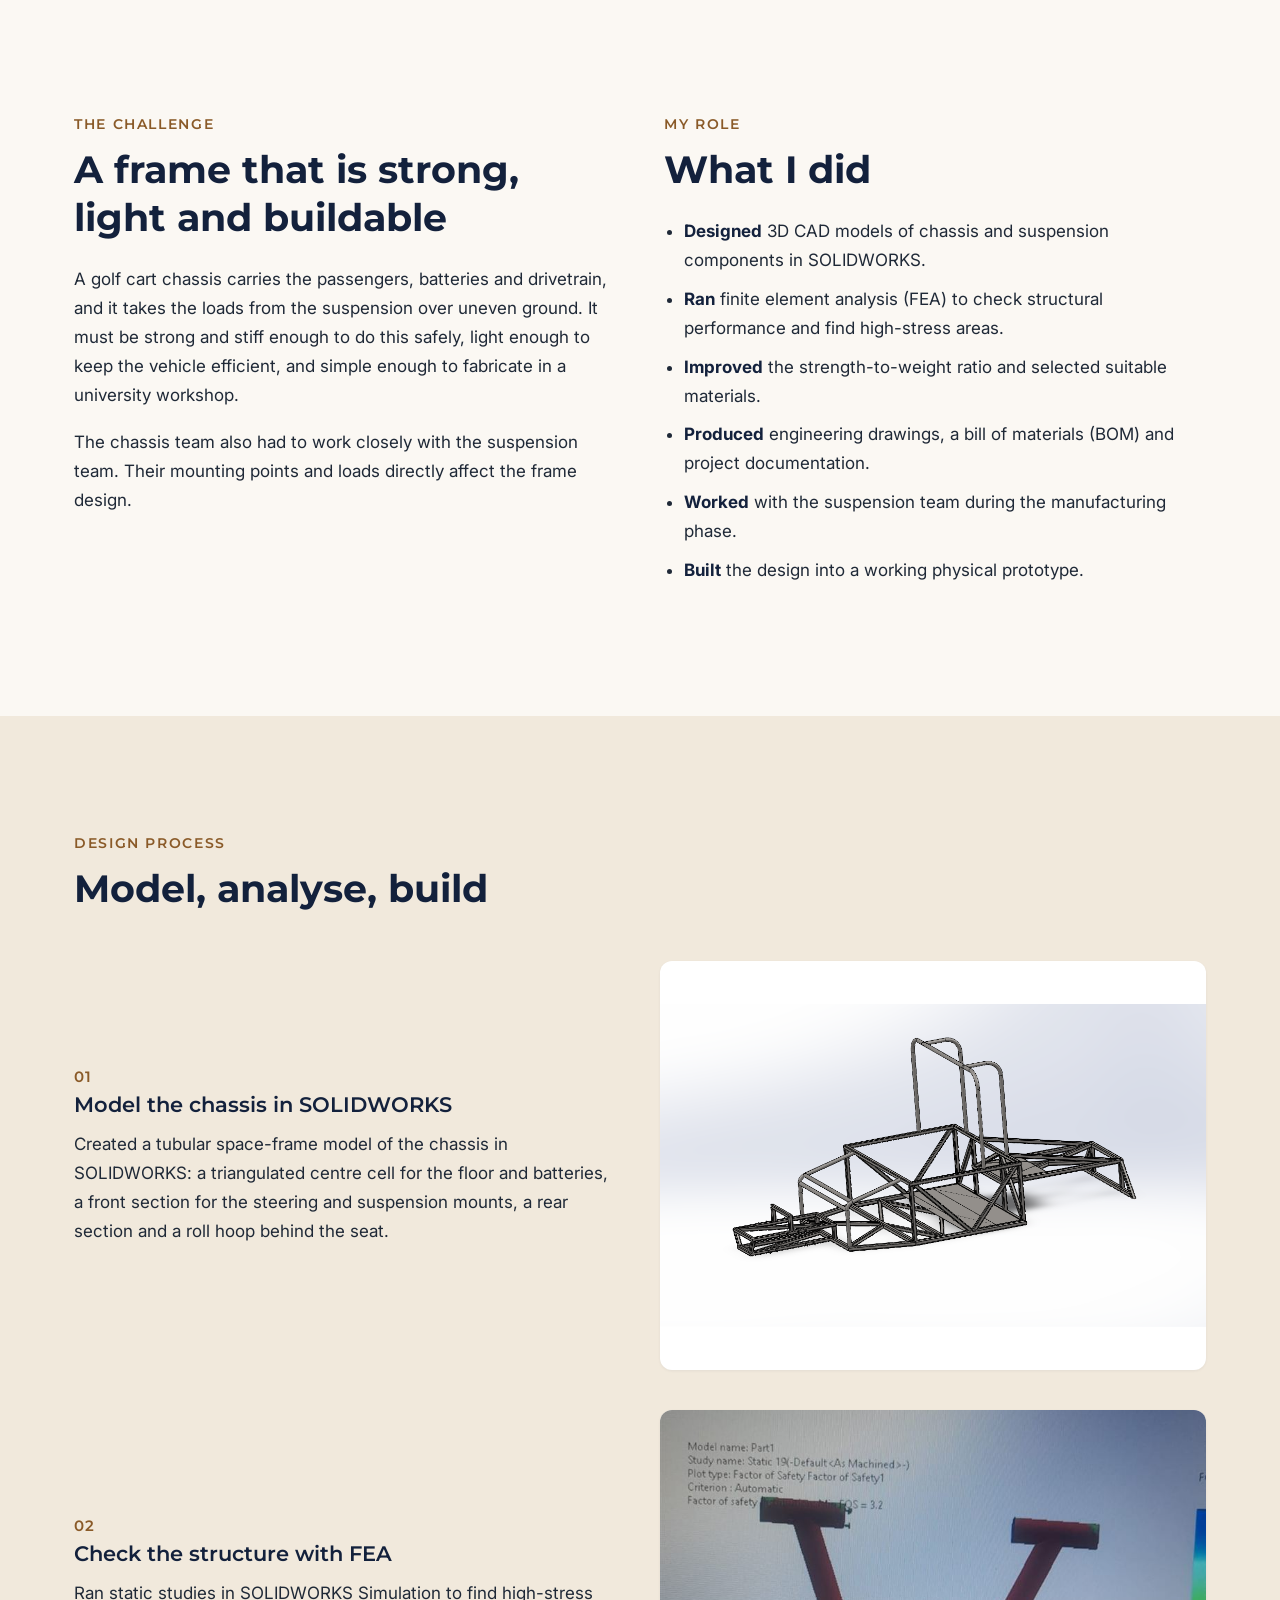
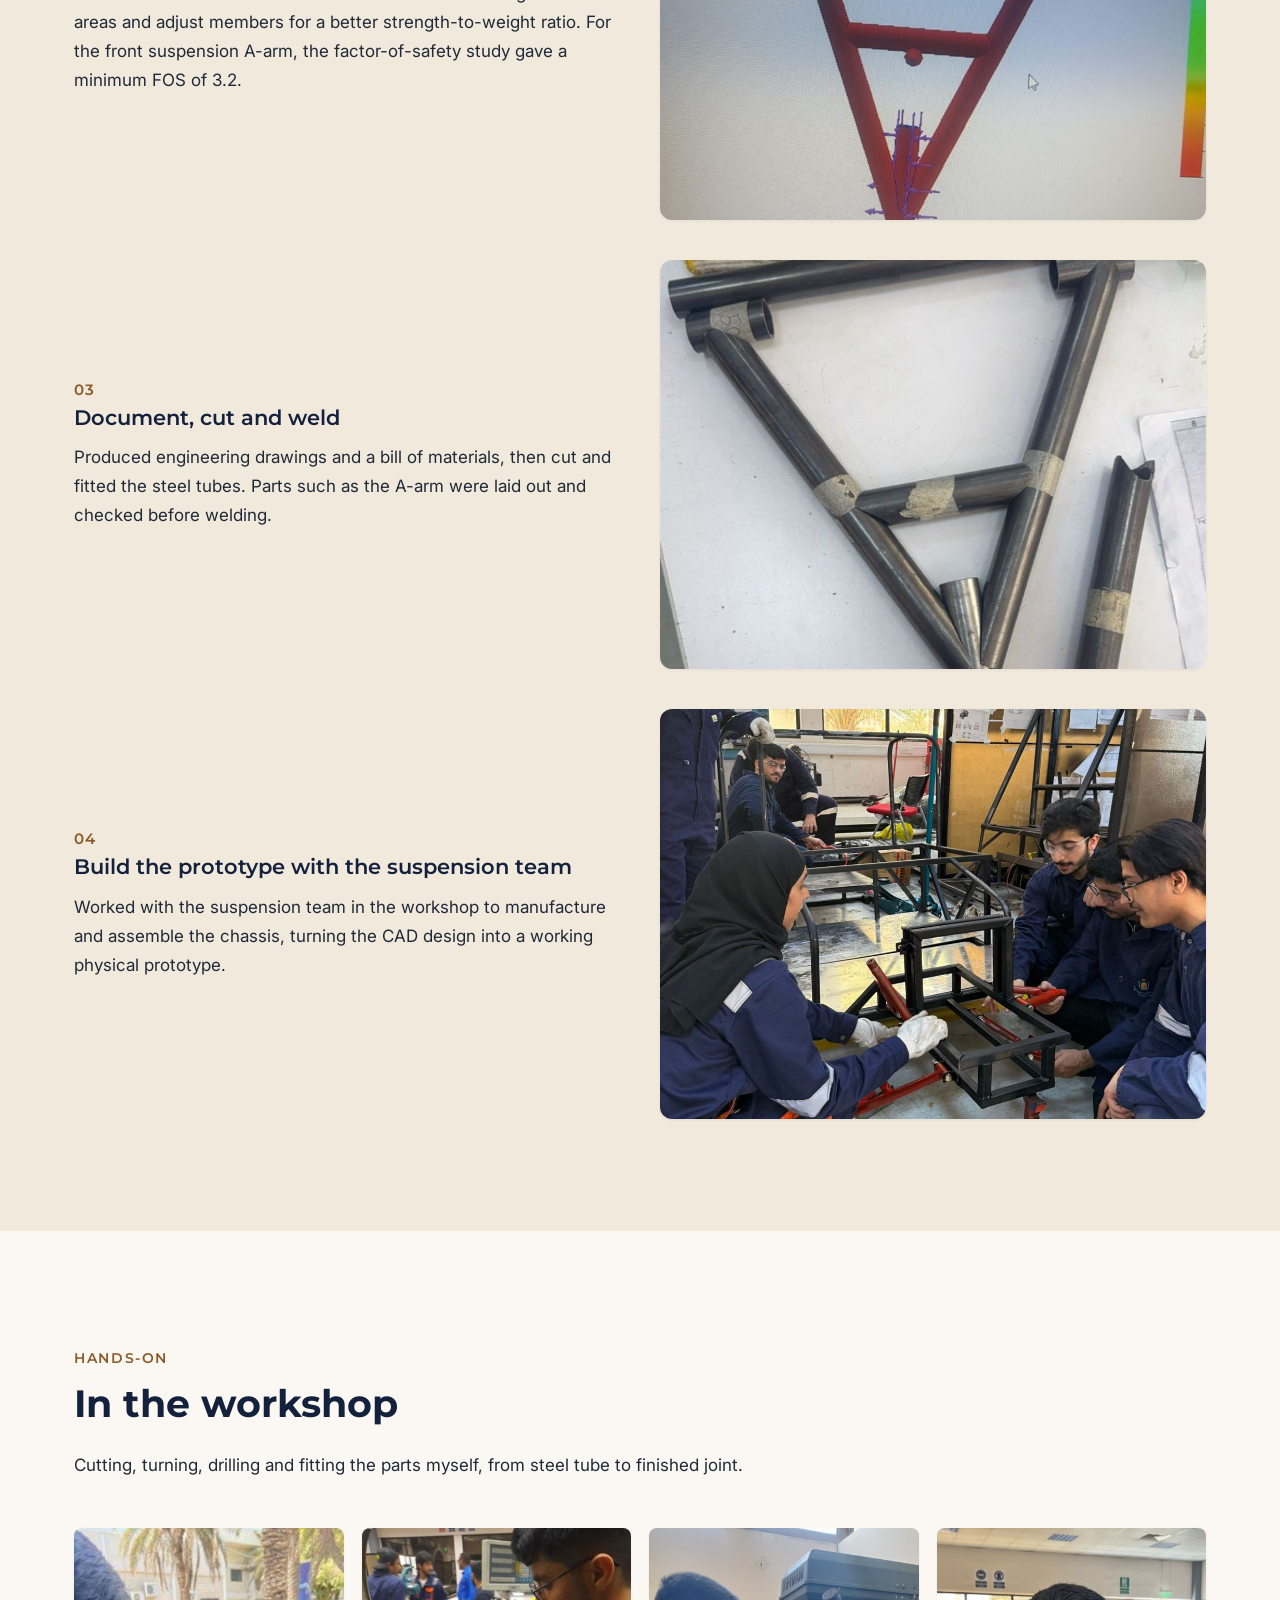
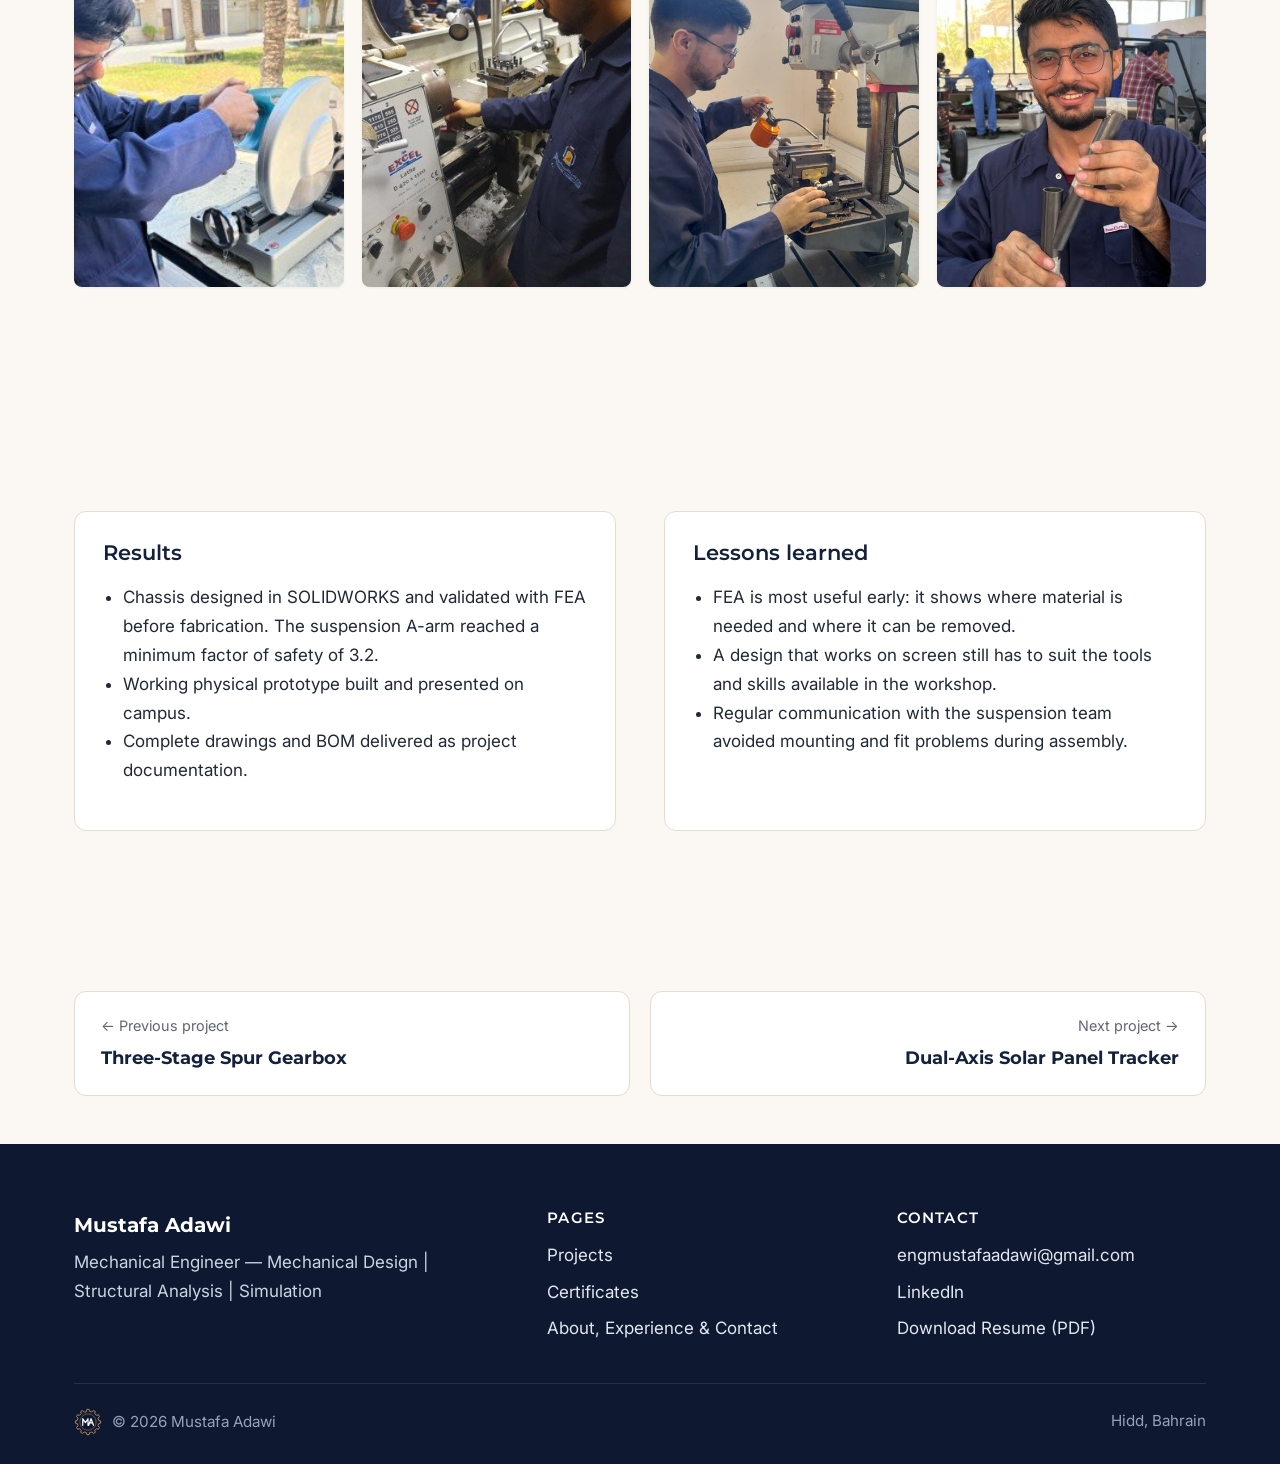
<file: projects/golf-cart.html>
<!DOCTYPE html>
<html lang="en" class="no-js">
<head>
  <meta charset="UTF-8">
  <meta name="viewport" content="width=device-width, initial-scale=1">
  <title>Golf Cart Chassis — Mustafa Adawi Portfolio</title>
  <meta name="description" content="Case study: golf cart chassis and suspension designed in SOLIDWORKS, validated with finite element analysis (FEA) and built into a working prototype.">
  <meta property="og:type" content="article">
  <meta property="og:title" content="Golf Cart Chassis &amp; Suspension Design | Mustafa Adawi">
  <meta property="og:description" content="Chassis and suspension design, FEA validation and hands-on manufacturing of a golf cart prototype.">
  <meta property="og:image" content="../assets/img/golf-cart-chassis.jpg">
  <link rel="icon" href="../assets/img/favicon.svg" type="image/svg+xml">
  <link rel="preconnect" href="https://fonts.googleapis.com">
  <link rel="preconnect" href="https://fonts.gstatic.com" crossorigin>
  <link href="https://fonts.googleapis.com/css2?family=Inter:wght@400;500;600&family=Montserrat:wght@600;700&display=swap" rel="stylesheet">
  <link rel="stylesheet" href="../assets/css/style.css">
</head>
<body data-page="projects">
  <a class="skip-link" href="#main">Skip to content</a>

  <header class="site-header">
    <nav class="container nav" aria-label="Main">
      <a class="brand" href="../index.html"><img class="brand__avatar" src="../assets/img/avatar.jpg" alt="" width="40" height="40">Mustafa Adawi</a>
      <button class="nav__toggle" type="button" aria-expanded="false" aria-controls="nav-menu" aria-label="Open menu">
        <span class="nav__toggle-bar"></span><span class="nav__toggle-bar"></span><span class="nav__toggle-bar"></span>
      </button>
      <ul class="nav__menu" id="nav-menu">
        <li><a class="nav__link" data-nav="home" href="../index.html">Home</a></li>
        <li><a class="nav__link" data-nav="projects" href="../projects.html">Projects</a></li>
        <li><a class="nav__link" data-nav="certificates" href="../certificates.html">Certificates</a></li>
        <li><a class="nav__link" data-nav="about" href="../about.html">About</a></li>
        <li class="nav__cta"><a class="nav__cv" href="../assets/docs/Mustafa-Adawi-Resume.pdf" target="_blank" rel="noopener" data-cv-preview="../assets/img/resume-preview.jpg" aria-label="View resume"><svg viewBox="0 0 24 24" fill="none" stroke="currentColor" stroke-width="1.8" stroke-linecap="round" stroke-linejoin="round" aria-hidden="true"><path d="M14 3H7a2 2 0 0 0-2 2v14a2 2 0 0 0 2 2h10a2 2 0 0 0 2-2V8l-5-5Z"/><path d="M14 3v5h5M9 13h6M9 17h4"/></svg><span>Resume</span></a></li>
      </ul>
    </nav>
  </header>

  <main id="main">
    <!-- 1–2. Breadcrumb, title, tags, info bar -->
    <section class="page-hero">
      <div class="container">
        <nav class="breadcrumb" aria-label="Breadcrumb">
          <ol>
            <li><a href="../index.html">Home</a></li>
            <li><a href="../projects.html">Projects</a></li>
            <li aria-current="page">Golf Cart Chassis &amp; Suspension</li>
          </ol>
        </nav>
        <span class="eyebrow">Project 02</span>
        <h1>Golf Cart Chassis &amp; Suspension Design</h1>
        <p class="case-subtitle">From SOLIDWORKS model and FEA check to a working physical prototype</p>
        <ul class="tags tags--dark">
          <li class="tag">Mechanical Design</li>
          <li class="tag">FEA</li>
          <li class="tag">Manufacturing</li>
          <li class="tag">SOLIDWORKS</li>
        </ul>
        <div class="info-bar">
          <div class="info-bar__item"><span class="info-bar__label">Role</span><span class="info-bar__value">Chassis Design Team Member</span></div>
          <div class="info-bar__item"><span class="info-bar__label">Duration</span><span class="info-bar__value">2024 – 2025</span></div>
          <div class="info-bar__item"><span class="info-bar__label">Team</span><span class="info-bar__value">Group 1A — Chassis team</span></div>
          <div class="info-bar__item"><span class="info-bar__label">Tools</span><span class="info-bar__value">SOLIDWORKS, SOLIDWORKS Simulation (FEA), workshop tools</span></div>
        </div>
      </div>
    </section>

    <!-- 3. Hero image -->
    <div class="case-hero-img">
      <div class="container">
        <div class="case-slider" role="region" aria-roledescription="slideshow" aria-label="Project images">
          <figure class="case-slide is-active" aria-hidden="false">
            <img class="case-slide__bg" src="../assets/img/gc-prototype-front.jpg" alt="" decoding="async">
            <img class="case-slide__img" src="../assets/img/gc-prototype-front.jpg" alt="Front view of the assembled golf cart prototype in the workshop with red A-arm suspension and coil-over dampers" decoding="async">
            <figcaption class="case-slide__caption">Assembled prototype — chassis, front suspension and steering</figcaption>
          </figure>
          <figure class="case-slide" aria-hidden="true">
            <img class="case-slide__bg" src="../assets/img/golf-cart-chassis.jpg" alt="" decoding="async">
            <img class="case-slide__img" src="../assets/img/golf-cart-chassis.jpg" alt="Two team members beside the finished chassis prototype on the Bahrain Polytechnic campus" decoding="async">
            <figcaption class="case-slide__caption">Finished chassis prototype on campus — Group 1A</figcaption>
          </figure>
          <figure class="case-slide" aria-hidden="true">
            <img class="case-slide__bg" src="../assets/img/gc-chassis-cad-iso.png" alt="" decoding="async">
            <img class="case-slide__img" src="../assets/img/gc-chassis-cad-iso.png" alt="SOLIDWORKS isometric view of the tubular chassis with roll hoop" decoding="async">
            <figcaption class="case-slide__caption">Chassis CAD — isometric view</figcaption>
          </figure>
          <figure class="case-slide" aria-hidden="true">
            <img class="case-slide__bg" src="../assets/img/gc-chassis-cad-side.png" alt="" decoding="async">
            <img class="case-slide__img" src="../assets/img/gc-chassis-cad-side.png" alt="SOLIDWORKS side view showing the triangulated centre cell and roll hoop" decoding="async">
            <figcaption class="case-slide__caption">Chassis CAD — side view</figcaption>
          </figure>
          <figure class="case-slide" aria-hidden="true">
            <img class="case-slide__bg" src="../assets/img/gc-chassis-cad-top.png" alt="" decoding="async">
            <img class="case-slide__img" src="../assets/img/gc-chassis-cad-top.png" alt="SOLIDWORKS top view of the chassis frame" decoding="async">
            <figcaption class="case-slide__caption">Chassis CAD — top view</figcaption>
          </figure>
          <figure class="case-slide" aria-hidden="true">
            <img class="case-slide__bg" src="../assets/img/gc-fea-fos.jpg" alt="" decoding="async">
            <img class="case-slide__img" src="../assets/img/gc-fea-fos.jpg" alt="SOLIDWORKS Simulation factor-of-safety plot of the suspension A-arm" decoding="async">
            <figcaption class="case-slide__caption">A-arm FEA — minimum factor of safety 3.2</figcaption>
          </figure>
          <figure class="case-slide" aria-hidden="true">
            <img class="case-slide__bg" src="../assets/img/gc-arm-tubes.jpg" alt="" decoding="async">
            <img class="case-slide__img" src="../assets/img/gc-arm-tubes.jpg" alt="Cut steel tubes for an A-arm laid out on the workbench" decoding="async">
            <figcaption class="case-slide__caption">A-arm tubes cut and laid out before welding</figcaption>
          </figure>
          <figure class="case-slide" aria-hidden="true">
            <img class="case-slide__bg" src="../assets/img/gc-weld-joint.jpg" alt="" decoding="async">
            <img class="case-slide__img" src="../assets/img/gc-weld-joint.jpg" alt="Close-up of a welded A-arm joint with a bushing sleeve" decoding="async">
            <figcaption class="case-slide__caption">Welded A-arm joint with bushing sleeve</figcaption>
          </figure>
          <figure class="case-slide" aria-hidden="true">
            <img class="case-slide__bg" src="../assets/img/gc-coilover.jpg" alt="" decoding="async">
            <img class="case-slide__img" src="../assets/img/gc-coilover.jpg" alt="Coil-over spring damper between the chassis and the red A-arm" decoding="async">
            <figcaption class="case-slide__caption">Coil-over damper mounted on the A-arm</figcaption>
          </figure>
          <figure class="case-slide" aria-hidden="true">
            <img class="case-slide__bg" src="../assets/img/gc-workshop-arm.jpg" alt="" decoding="async">
            <img class="case-slide__img" src="../assets/img/gc-workshop-arm.jpg" alt="Team members fitting a red A-arm to the chassis frame" decoding="async">
            <figcaption class="case-slide__caption">Fitting the A-arm to the chassis</figcaption>
          </figure>
          <figure class="case-slide" aria-hidden="true">
            <img class="case-slide__bg" src="../assets/img/gc-team-assembly.jpg" alt="" decoding="async">
            <img class="case-slide__img" src="../assets/img/gc-team-assembly.jpg" alt="Team assembling the front suspension in the workshop" decoding="async">
            <figcaption class="case-slide__caption">Team assembly in the workshop</figcaption>
          </figure>
          <button class="case-slider__nav case-slider__prev" type="button" aria-label="Previous image">&#8249;</button>
          <button class="case-slider__nav case-slider__next" type="button" aria-label="Next image">&#8250;</button>
          <div class="case-slider__dots" role="group" aria-label="Choose image"></div>
        </div>
      </div>
    </div>

    <!-- 4. Key metrics -->
    <section class="section section--alt" aria-label="Key metrics" style="padding-top:48px;">
      <div class="container">
        <div class="metrics">
          <div class="metric reveal"><div class="metric__value" data-count="1">1</div><div class="metric__label">Working physical prototype built</div></div>
          
          <div class="metric reveal"><div class="metric__value" data-count="3.2" data-decimals="1">3.2</div><div class="metric__label">Min. factor of safety — A-arm FEA</div></div>
          
        </div>
      </div>
    </section>

    <!-- 5–6. Challenge + role -->
    <section class="section">
      <div class="container two-col">
        <div class="prose reveal">
          <span class="eyebrow">The challenge</span>
          <h2>A frame that is strong, light and buildable</h2>
          <p>A golf cart chassis carries the passengers, batteries and drivetrain, and it takes the loads from the suspension over uneven ground. It must be strong and stiff enough to do this safely, light enough to keep the vehicle efficient, and simple enough to fabricate in a university workshop.</p>
          <p>The chassis team also had to work closely with the suspension team. Their mounting points and loads directly affect the frame design.</p>
        </div>
        <div class="prose reveal">
          <span class="eyebrow">My role</span>
          <h2>What I did</h2>
          <ul>
            <li><strong>Designed</strong> 3D CAD models of chassis and suspension components in SOLIDWORKS.</li>
            <li><strong>Ran</strong> finite element analysis (FEA) to check structural performance and find high-stress areas.</li>
            <li><strong>Improved</strong> the strength-to-weight ratio and selected suitable materials.</li>
            <li><strong>Produced</strong> engineering drawings, a bill of materials (BOM) and project documentation.</li>
            <li><strong>Worked</strong> with the suspension team during the manufacturing phase.</li>
            <li><strong>Built</strong> the design into a working physical prototype.</li>
          </ul>
        </div>
      </div>
    </section>

    <!-- 7. Design process -->
    <section class="section section--alt">
      <div class="container">
        <div class="section-head reveal">
          <span class="eyebrow">Design process</span>
          <h2>Model, analyse, build</h2>
        </div>
        <ol class="steps">
          <li class="step reveal">
            <div class="step__body">
              <h3>Model the chassis in SOLIDWORKS</h3>
              <p>Created a tubular space-frame model of the chassis in SOLIDWORKS: a triangulated centre cell for the floor and batteries, a front section for the steering and suspension mounts, a rear section and a roll hoop behind the seat.</p>
            </div>
            <figure class="step__media"><img class="fit-contain" src="../assets/img/gc-chassis-cad-iso.png" alt="SOLIDWORKS isometric view of the tubular golf cart chassis frame with roll hoop" loading="lazy" width="1060" height="626"></figure>
          </li>
          <li class="step reveal">
            <div class="step__body">
              <h3>Check the structure with FEA</h3>
              <p>Ran static studies in SOLIDWORKS Simulation to find high-stress areas and adjust members for a better strength-to-weight ratio. For the front suspension A-arm, the factor-of-safety study gave a minimum FOS of 3.2.</p>
            </div>
            <figure class="step__media"><img src="../assets/img/gc-fea-fos.jpg" alt="SOLIDWORKS Simulation factor-of-safety plot of the suspension A-arm showing a minimum FOS of 3.2" loading="lazy" width="787" height="1400" style="object-position: 50% 30%;"></figure>
          </li>
          <li class="step reveal">
            <div class="step__body">
              <h3>Document, cut and weld</h3>
              <p>Produced engineering drawings and a bill of materials, then cut and fitted the steel tubes. Parts such as the A-arm were laid out and checked before welding.</p>
            </div>
            <figure class="step__media"><img src="../assets/img/gc-arm-tubes.jpg" alt="Cut steel tubes for a suspension A-arm laid out on the workbench before welding" loading="lazy" width="788" height="1400" style="object-position: 50% 40%;"></figure>
          </li>
          <li class="step reveal">
            <div class="step__body">
              <h3>Build the prototype with the suspension team</h3>
              <p>Worked with the suspension team in the workshop to manufacture and assemble the chassis, turning the CAD design into a working physical prototype.</p>
            </div>
            <figure class="step__media"><img src="../assets/img/gc-team-assembly.jpg" alt="Team members in coveralls fitting the red suspension A-arms to the black chassis frame in the workshop" loading="lazy" width="1050" height="1400" style="object-position: 50% 60%;"></figure>
          </li>
        </ol>
      </div>
    </section>

    <!-- In the workshop -->
    <section class="section">
      <div class="container">
        <div class="section-head reveal">
          <span class="eyebrow">Hands-on</span>
          <h2>In the workshop</h2>
          <p>Cutting, turning, drilling and fitting the parts myself, from steel tube to finished joint.</p>
        </div>
        <div class="gallery gallery--4 reveal">
          <button class="gallery__item" type="button" data-full="../assets/img/gc-cutoff-saw.jpg" data-caption="Cutting steel tube to length on the cut-off saw">
            <img src="../assets/img/gc-cutoff-saw.jpg" alt="Mustafa cutting steel tube to length with an abrasive cut-off saw" loading="lazy" width="228" height="301">
          </button>
          <button class="gallery__item" type="button" data-full="../assets/img/gc-lathe.jpg" data-caption="Turning a part on the lathe">
            <img src="../assets/img/gc-lathe.jpg" alt="Mustafa operating a manual lathe in the workshop" loading="lazy" width="334" height="445">
          </button>
          <button class="gallery__item" type="button" data-full="../assets/img/gc-drill-press.jpg" data-caption="Drilling on the pillar drill with cutting fluid">
            <img src="../assets/img/gc-drill-press.jpg" alt="Drilling a clamped part on a pillar drill while applying cutting fluid" loading="lazy" width="486" height="588">
          </button>
          <button class="gallery__item" type="button" data-full="../assets/img/gc-holding-joint.jpg" data-caption="Cut and fitted A-arm tube joint, ready for welding">
            <img src="../assets/img/gc-holding-joint.jpg" alt="Mustafa holding a cut and fitted A-arm tube joint in the workshop" loading="lazy" width="637" height="636">
          </button>
        </div>
      </div>
    </section>

    <!-- 8. Results & lessons -->
    <section class="section">
      <div class="container two-col">
        <div class="callout reveal">
          <h3>Results</h3>
          <ul>
            <li>Chassis designed in SOLIDWORKS and validated with FEA before fabrication. The suspension A-arm reached a minimum factor of safety of 3.2.</li>
            <li>Working physical prototype built and presented on campus.</li>
            <li>Complete drawings and BOM delivered as project documentation.</li>
          </ul>
        </div>
        <div class="callout reveal">
          <h3>Lessons learned</h3>
          <ul>
            <li>FEA is most useful early: it shows where material is needed and where it can be removed.</li>
            <li>A design that works on screen still has to suit the tools and skills available in the workshop.</li>
            <li>Regular communication with the suspension team avoided mounting and fit problems during assembly.</li>
          </ul>
        </div>
      </div>
    </section>

    <!-- 10. Prev / next -->
    <section class="section section--tight">
      <div class="container project-nav">
        <a href="gearbox.html"><span>← Previous project</span><strong>Three-Stage Spur Gearbox</strong></a>
        <a class="project-nav__next" href="solar-tracker.html"><span>Next project →</span><strong>Dual-Axis Solar Panel Tracker</strong></a>
      </div>
    </section>
  </main>

  <footer class="site-footer">
    <div class="container">
      <div class="footer__grid">
        <div>
          <p class="footer__name">Mustafa Adawi</p>
          <p class="footer__tagline">Mechanical Engineer — Mechanical Design | Structural Analysis | Simulation</p>
        </div>
        <div>
          <h4>Pages</h4>
          <ul class="footer__links">
            <li><a href="../projects.html">Projects</a></li>
            <li><a href="../certificates.html">Certificates</a></li>
            <li><a href="../about.html">About, Experience &amp; Contact</a></li>
          </ul>
        </div>
        <div>
          <h4>Contact</h4>
          <ul class="footer__links">
            <li><a href="mailto:engmustafaadawi@gmail.com">engmustafaadawi@gmail.com</a></li>
            <li><a href="https://www.linkedin.com/in/mustafa-adawi-46a469348" target="_blank" rel="noopener">LinkedIn</a></li>
            <li><a href="../assets/docs/Mustafa-Adawi-Resume.pdf" download>Download Resume (PDF)</a></li>
          </ul>
        </div>
      </div>
      <div class="footer__bottom">
        <span class="footer__copy"><img src="../assets/img/logo-ma.svg" alt="" width="28" height="28"><span>&copy; <span class="js-year">2026</span> Mustafa Adawi</span></span>
        <span>Hidd, Bahrain</span>
      </div>
    </div>
  </footer>

  <button class="scroll-gear" type="button" aria-label="Back to top">
    <svg viewBox="0 0 64 64" aria-hidden="true">
      <circle class="scroll-gear__track" cx="32" cy="32" r="29"/>
      <circle class="scroll-gear__ring" cx="32" cy="32" r="29"/>
      <g class="scroll-gear__big" transform="translate(27 35)"><path/><circle r="3.2"/></g>
      <g class="scroll-gear__small" transform="translate(41.6 22.4)"><path/><circle r="2.2"/></g>
    </svg>
  </button>
  <script src="../assets/js/main.js"></script>
</body>
</html>
</file>
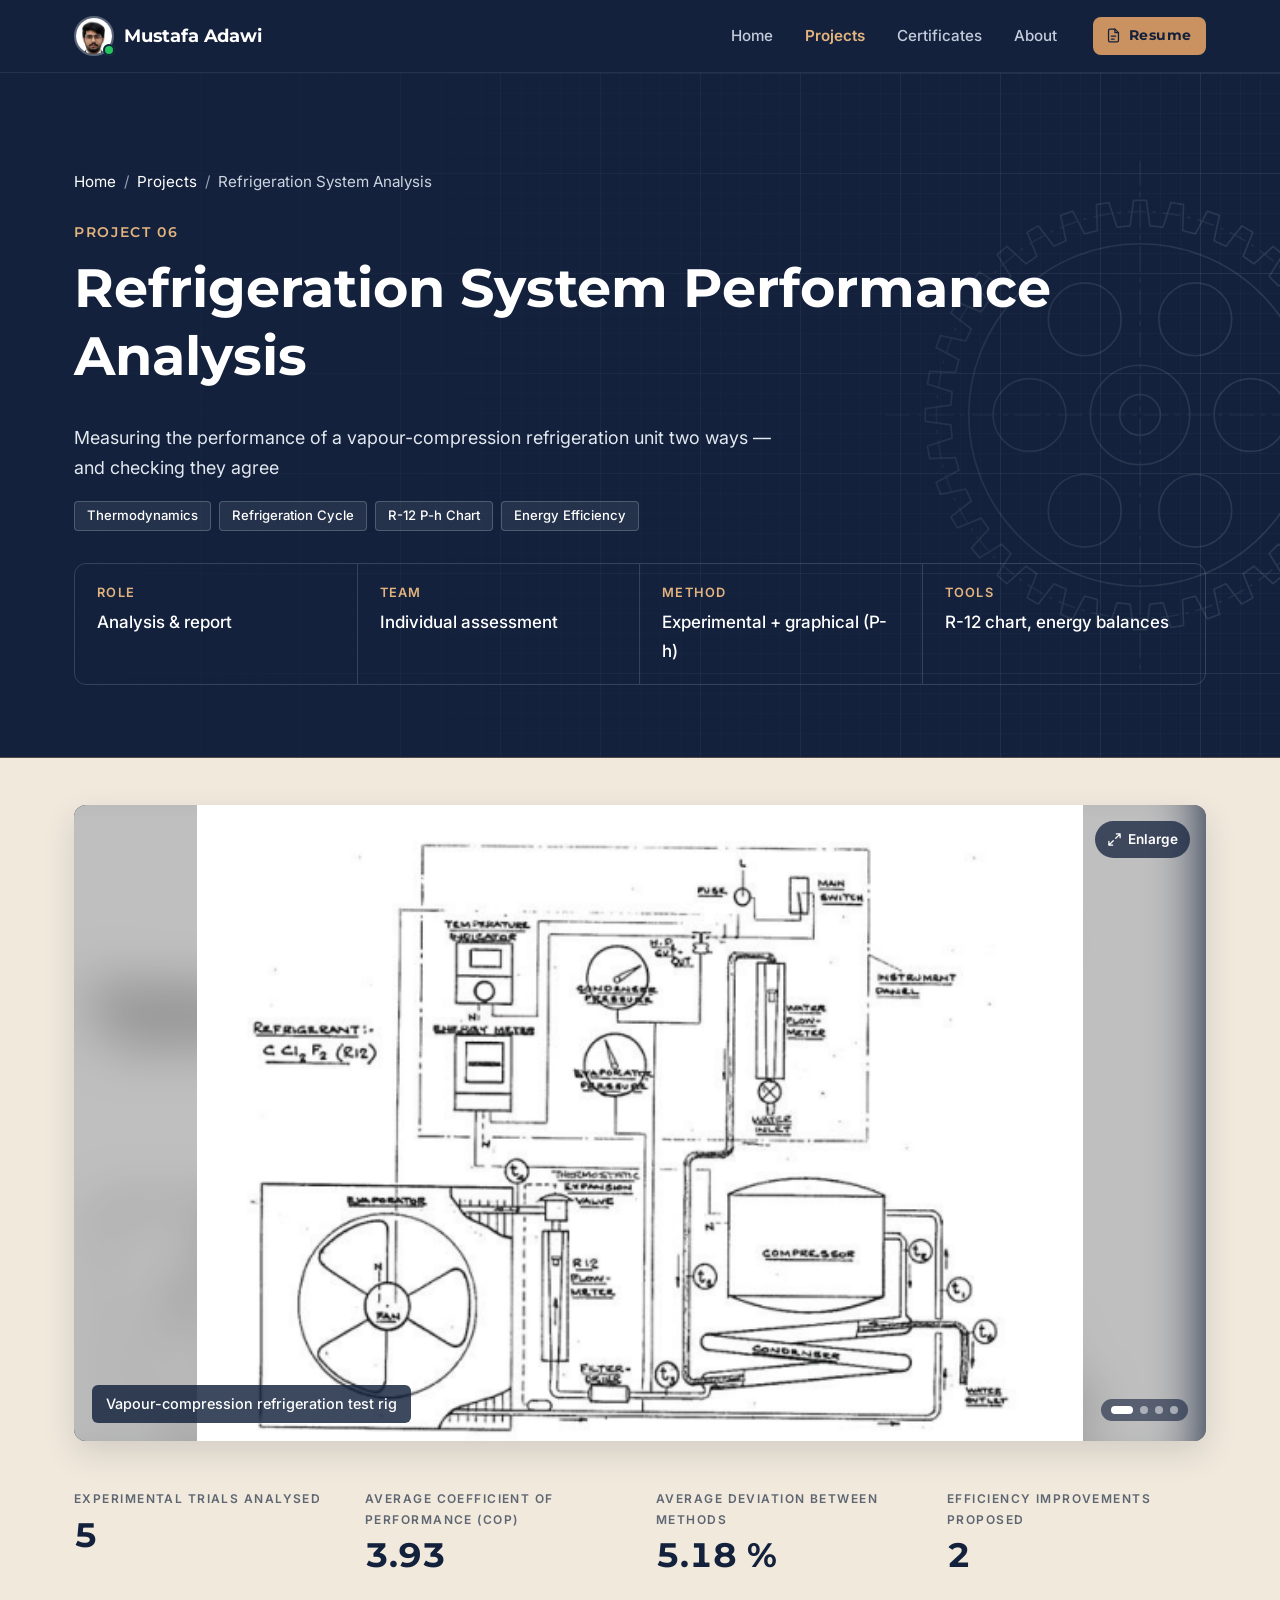
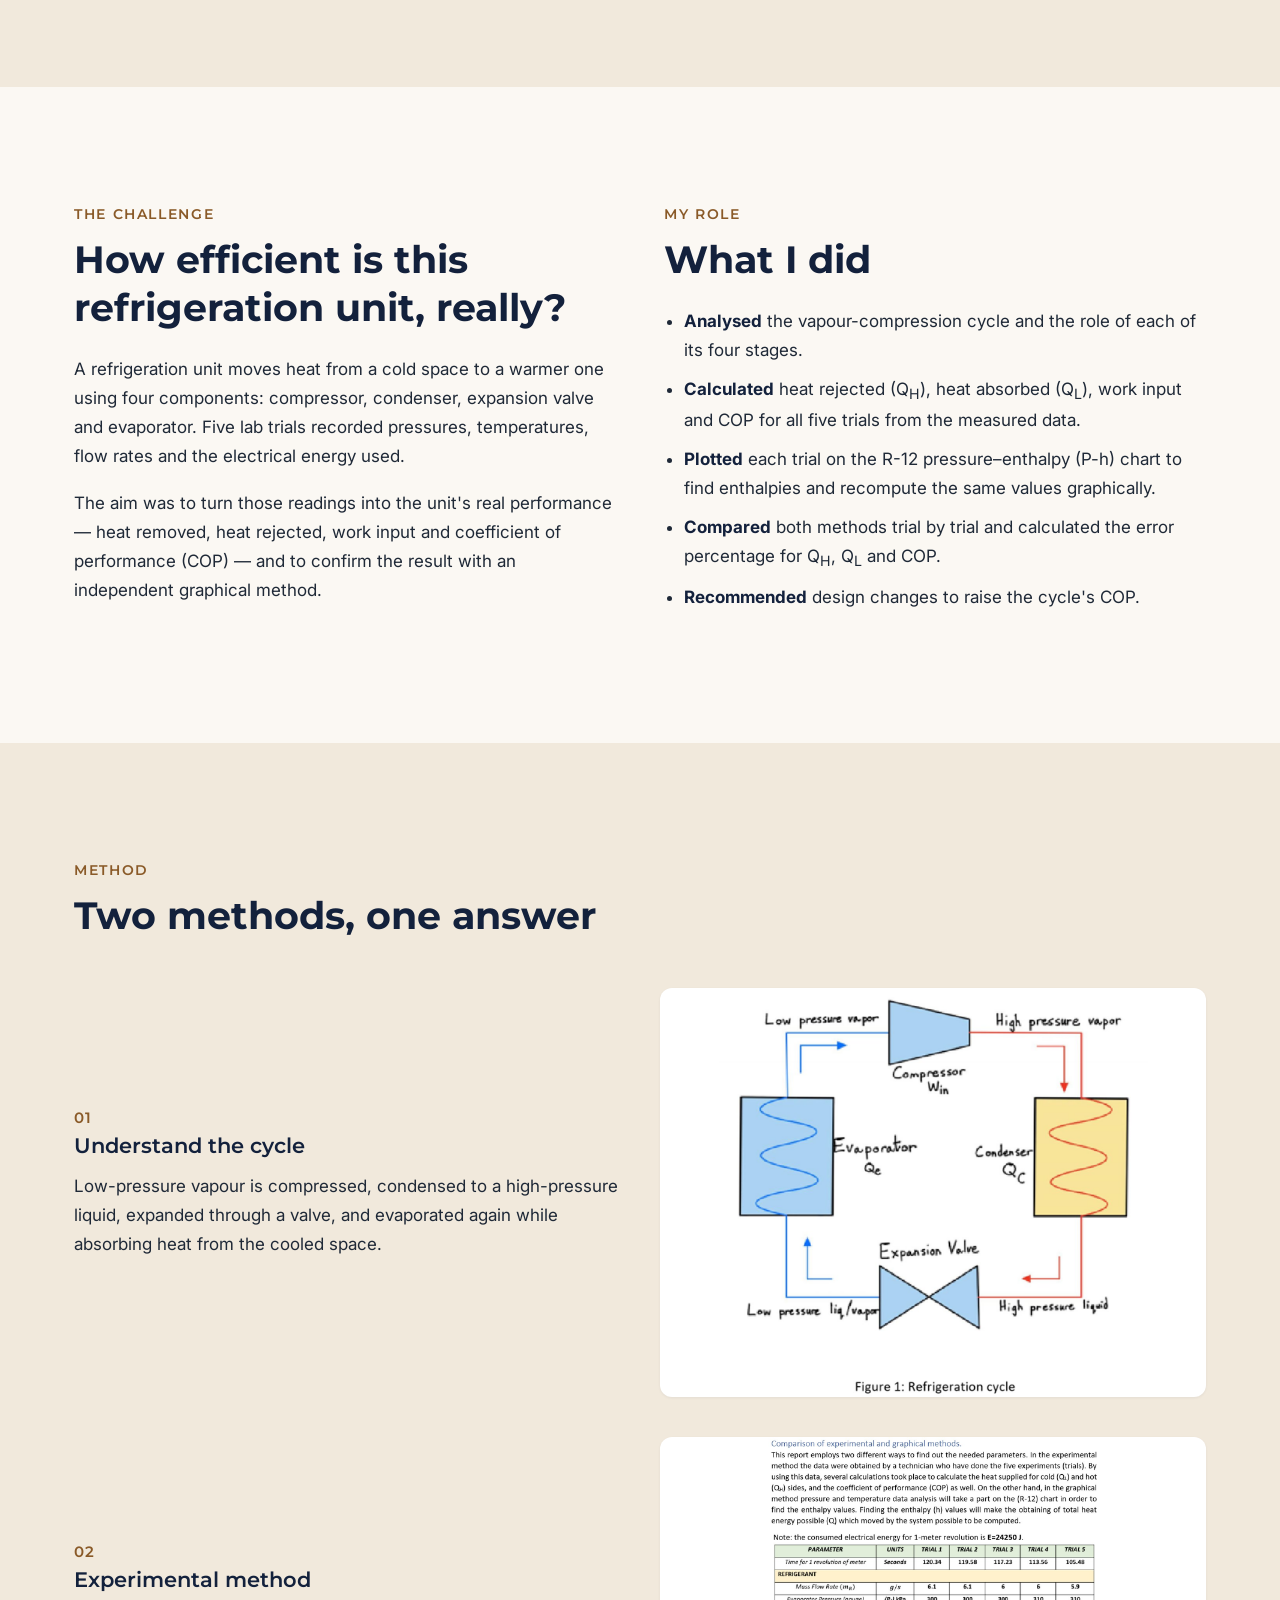
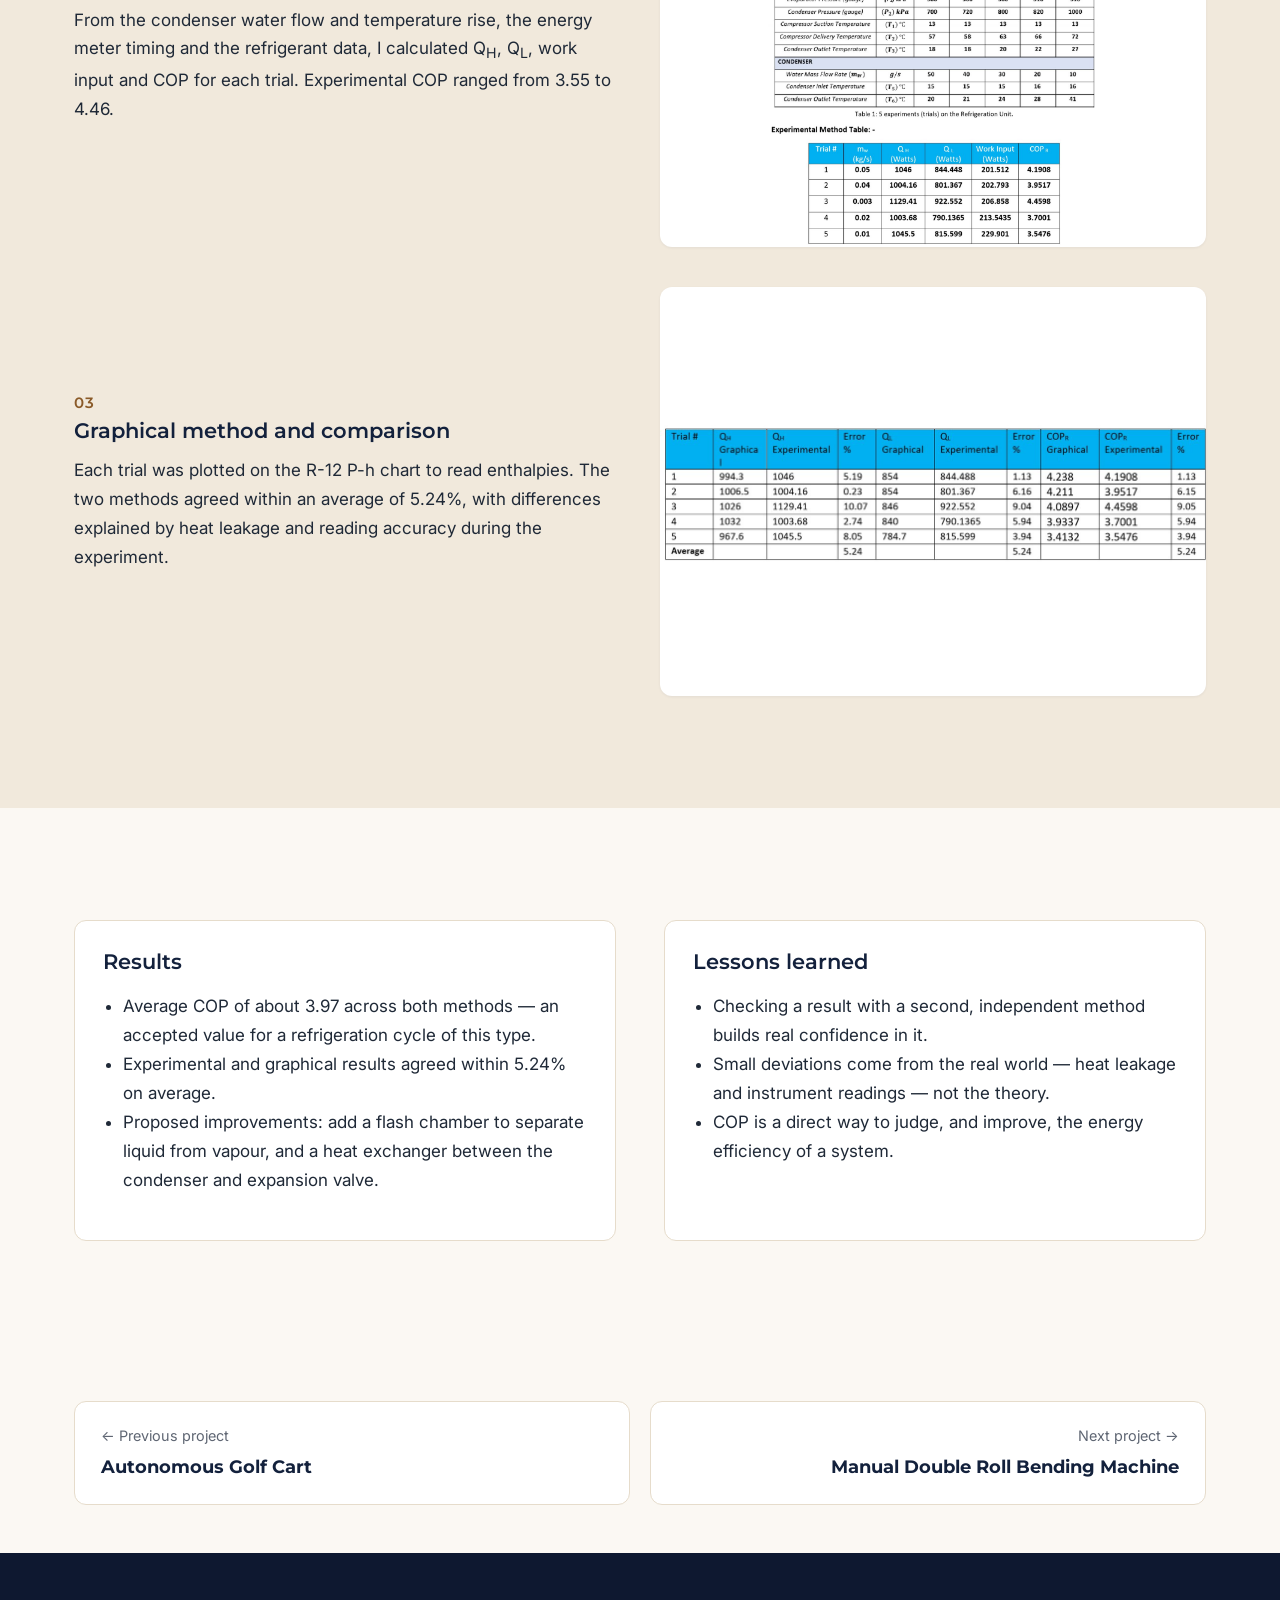
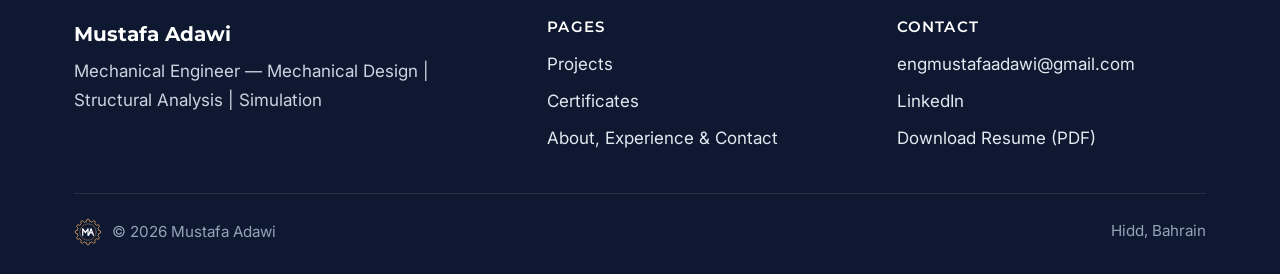
<file: projects/refrigeration.html>
<!DOCTYPE html>
<html lang="en" class="no-js">
<head>
  <meta charset="UTF-8">
  <meta name="viewport" content="width=device-width, initial-scale=1">
  <title>Refrigeration System Analysis — Mustafa Adawi Portfolio</title>
  <meta name="description" content="Case study: performance analysis of a vapour-compression refrigeration unit — experimental and R-12 P-h chart methods, average COP 3.97, 5.24% average deviation.">
  <meta property="og:type" content="article">
  <meta property="og:title" content="Refrigeration System Performance Analysis | Mustafa Adawi">
  <meta property="og:description" content="Experimental and graphical (P-h chart) analysis of a refrigeration unit: average COP 3.97 with 5.24% deviation between methods.">
  <meta property="og:image" content="../assets/img/refrigeration-schematic.png">
  <link rel="icon" href="../assets/img/favicon.svg" type="image/svg+xml">
  <link rel="preconnect" href="https://fonts.googleapis.com">
  <link rel="preconnect" href="https://fonts.gstatic.com" crossorigin>
  <link href="https://fonts.googleapis.com/css2?family=Inter:wght@400;500;600&family=Montserrat:wght@600;700&display=swap" rel="stylesheet">
  <link rel="stylesheet" href="../assets/css/style.css">
</head>
<body data-page="projects">
  <a class="skip-link" href="#main">Skip to content</a>

  <header class="site-header">
    <nav class="container nav" aria-label="Main">
      <a class="brand" href="../index.html"><img class="brand__avatar" src="../assets/img/avatar.jpg" alt="" width="40" height="40">Mustafa Adawi</a>
      <button class="nav__toggle" type="button" aria-expanded="false" aria-controls="nav-menu" aria-label="Open menu">
        <span class="nav__toggle-bar"></span><span class="nav__toggle-bar"></span><span class="nav__toggle-bar"></span>
      </button>
      <ul class="nav__menu" id="nav-menu">
        <li><a class="nav__link" data-nav="home" href="../index.html">Home</a></li>
        <li><a class="nav__link" data-nav="projects" href="../projects.html">Projects</a></li>
        <li><a class="nav__link" data-nav="certificates" href="../certificates.html">Certificates</a></li>
        <li><a class="nav__link" data-nav="about" href="../about.html">About</a></li>
        <li class="nav__cta"><a class="nav__cv" href="../assets/docs/Mustafa-Adawi-Resume.pdf" target="_blank" rel="noopener" data-cv-preview="../assets/img/resume-preview.jpg" aria-label="View resume"><svg viewBox="0 0 24 24" fill="none" stroke="currentColor" stroke-width="1.8" stroke-linecap="round" stroke-linejoin="round" aria-hidden="true"><path d="M14 3H7a2 2 0 0 0-2 2v14a2 2 0 0 0 2 2h10a2 2 0 0 0 2-2V8l-5-5Z"/><path d="M14 3v5h5M9 13h6M9 17h4"/></svg><span>Resume</span></a></li>
      </ul>
    </nav>
  </header>

  <main id="main">
    <!-- 1–2. Breadcrumb, title, tags, info bar -->
    <section class="page-hero">
      <div class="container">
        <nav class="breadcrumb" aria-label="Breadcrumb">
          <ol>
            <li><a href="../index.html">Home</a></li>
            <li><a href="../projects.html">Projects</a></li>
            <li aria-current="page">Refrigeration System Analysis</li>
          </ol>
        </nav>
        <span class="eyebrow">Project 06</span>
        <h1>Refrigeration System Performance Analysis</h1>
        <p class="case-subtitle">Measuring the performance of a vapour-compression refrigeration unit two ways — and checking they agree</p>
        <ul class="tags tags--dark">
          <li class="tag">Thermodynamics</li>
          <li class="tag">Refrigeration Cycle</li>
          <li class="tag">R-12 P-h Chart</li>
          <li class="tag">Energy Efficiency</li>
        </ul>
        <div class="info-bar">
          <div class="info-bar__item"><span class="info-bar__label">Role</span><span class="info-bar__value">Analysis &amp; report</span></div>
          <div class="info-bar__item"><span class="info-bar__label">Team</span><span class="info-bar__value">Individual assessment</span></div>
          <div class="info-bar__item"><span class="info-bar__label">Method</span><span class="info-bar__value">Experimental + graphical (P-h)</span></div>
          <div class="info-bar__item"><span class="info-bar__label">Tools</span><span class="info-bar__value">R-12 chart, energy balances</span></div>
        </div>
      </div>
    </section>

    <!-- 3. Image slideshow -->
    <div class="case-hero-img">
      <div class="container">
        <div class="case-slider" role="region" aria-roledescription="slideshow" aria-label="Project images">
          <figure class="case-slide is-active" aria-hidden="false">
            <img class="case-slide__bg" src="../assets/img/refrigeration-schematic.png" alt="" decoding="async">
            <img class="case-slide__img" src="../assets/img/refrigeration-schematic.png" alt="Schematic of the vapour-compression refrigeration test rig" decoding="async">
            <figcaption class="case-slide__caption">Vapour-compression refrigeration test rig</figcaption>
          </figure>
          <figure class="case-slide" aria-hidden="true">
            <img class="case-slide__bg" src="../assets/img/ref/ref-cycle.jpg" alt="" decoding="async">
            <img class="case-slide__img" src="../assets/img/ref/ref-cycle.jpg" alt="Refrigeration cycle diagram: compressor, condenser, expansion valve and evaporator" decoding="async">
            <figcaption class="case-slide__caption">The four stages of the refrigeration cycle</figcaption>
          </figure>
          <figure class="case-slide" aria-hidden="true">
            <img class="case-slide__bg" src="../assets/img/ref/ref-data.jpg" alt="" decoding="async">
            <img class="case-slide__img" src="../assets/img/ref/ref-data.jpg" alt="Table of the five trials and the experimental heat, work and COP results" decoding="async">
            <figcaption class="case-slide__caption">Trial data and experimental COP results</figcaption>
          </figure>
          <figure class="case-slide" aria-hidden="true">
            <img class="case-slide__bg" src="../assets/img/ref/ref-deviation.jpg" alt="" decoding="async">
            <img class="case-slide__img" src="../assets/img/ref/ref-deviation.jpg" alt="Table comparing graphical and experimental results with error percentages" decoding="async">
            <figcaption class="case-slide__caption">Experimental vs graphical results — deviation</figcaption>
          </figure>
          <button class="case-slider__nav case-slider__prev" type="button" aria-label="Previous image">&#8249;</button>
          <button class="case-slider__nav case-slider__next" type="button" aria-label="Next image">&#8250;</button>
          <div class="case-slider__dots" role="group" aria-label="Choose image"></div>
        </div>
      </div>
    </div>

    <!-- 4. Key metrics -->
    <section class="section section--alt" aria-label="Key metrics" style="padding-top:48px;">
      <div class="container">
        <div class="metrics">
          <div class="metric reveal"><div class="metric__value" data-count="5">5</div><div class="metric__label">Experimental trials analysed</div></div>
          <div class="metric reveal"><div class="metric__value" data-count="3.97" data-decimals="2">3.97</div><div class="metric__label">Average coefficient of performance (COP)</div></div>
          <div class="metric reveal"><div class="metric__value" data-count="5.24" data-decimals="2" data-suffix=" %">5.24 %</div><div class="metric__label">Average deviation between methods</div></div>
          <div class="metric reveal"><div class="metric__value" data-count="2">2</div><div class="metric__label">Efficiency improvements proposed</div></div>
        </div>
      </div>
    </section>

    <!-- 5–6. Challenge + role -->
    <section class="section">
      <div class="container two-col">
        <div class="prose reveal">
          <span class="eyebrow">The challenge</span>
          <h2>How efficient is this refrigeration unit, really?</h2>
          <p>A refrigeration unit moves heat from a cold space to a warmer one using four components: compressor, condenser, expansion valve and evaporator. Five lab trials recorded pressures, temperatures, flow rates and the electrical energy used.</p>
          <p>The aim was to turn those readings into the unit's real performance — heat removed, heat rejected, work input and coefficient of performance (COP) — and to confirm the result with an independent graphical method.</p>
        </div>
        <div class="prose reveal">
          <span class="eyebrow">My role</span>
          <h2>What I did</h2>
          <ul>
            <li><strong>Analysed</strong> the vapour-compression cycle and the role of each of its four stages.</li>
            <li><strong>Calculated</strong> heat rejected (Q<sub>H</sub>), heat absorbed (Q<sub>L</sub>), work input and COP for all five trials from the measured data.</li>
            <li><strong>Plotted</strong> each trial on the R-12 pressure–enthalpy (P-h) chart to find enthalpies and recompute the same values graphically.</li>
            <li><strong>Compared</strong> both methods trial by trial and calculated the error percentage for Q<sub>H</sub>, Q<sub>L</sub> and COP.</li>
            <li><strong>Recommended</strong> design changes to raise the cycle's COP.</li>
          </ul>
        </div>
      </div>
    </section>

    <!-- 7. Process -->
    <section class="section section--alt">
      <div class="container">
        <div class="section-head reveal">
          <span class="eyebrow">Method</span>
          <h2>Two methods, one answer</h2>
        </div>
        <ol class="steps">
          <li class="step reveal">
            <div class="step__body">
              <h3>Understand the cycle</h3>
              <p>Low-pressure vapour is compressed, condensed to a high-pressure liquid, expanded through a valve, and evaporated again while absorbing heat from the cooled space.</p>
            </div>
            <figure class="step__media"><img class="fit-contain" src="../assets/img/ref/ref-cycle.jpg" alt="Refrigeration cycle diagram" loading="lazy" width="1100" height="1050"></figure>
          </li>
          <li class="step reveal">
            <div class="step__body">
              <h3>Experimental method</h3>
              <p>From the condenser water flow and temperature rise, the energy meter timing and the refrigerant data, I calculated Q<sub>H</sub>, Q<sub>L</sub>, work input and COP for each trial. Experimental COP ranged from 3.55 to 4.46.</p>
            </div>
            <figure class="step__media"><img class="fit-contain" src="../assets/img/ref/ref-data.jpg" alt="Trial data and experimental results table" loading="lazy" width="1100" height="1368"></figure>
          </li>
          <li class="step reveal">
            <div class="step__body">
              <h3>Graphical method and comparison</h3>
              <p>Each trial was plotted on the R-12 P-h chart to read enthalpies. The two methods agreed within an average of 5.24%, with differences explained by heat leakage and reading accuracy during the experiment.</p>
            </div>
            <figure class="step__media"><img class="fit-contain" src="../assets/img/ref/ref-deviation.jpg" alt="Comparison table of graphical and experimental results" loading="lazy" width="1100" height="283"></figure>
          </li>
        </ol>
      </div>
    </section>

    <!-- 8. Results & lessons -->
    <section class="section">
      <div class="container two-col">
        <div class="callout reveal">
          <h3>Results</h3>
          <ul>
            <li>Average COP of about 3.97 across both methods — an accepted value for a refrigeration cycle of this type.</li>
            <li>Experimental and graphical results agreed within 5.24% on average.</li>
            <li>Proposed improvements: add a flash chamber to separate liquid from vapour, and a heat exchanger between the condenser and expansion valve.</li>
          </ul>
        </div>
        <div class="callout reveal">
          <h3>Lessons learned</h3>
          <ul>
            <li>Checking a result with a second, independent method builds real confidence in it.</li>
            <li>Small deviations come from the real world — heat leakage and instrument readings — not the theory.</li>
            <li>COP is a direct way to judge, and improve, the energy efficiency of a system.</li>
          </ul>
        </div>
      </div>
    </section>

    <!-- 10. Prev / next -->
    <section class="section section--tight">
      <div class="container project-nav">
        <a href="autonomous-golf-cart.html"><span>← Previous project</span><strong>Autonomous Golf Cart</strong></a>
        <a class="project-nav__next" href="roll-bender.html"><span>Next project →</span><strong>Manual Double Roll Bending Machine</strong></a>
      </div>
    </section>
  </main>

  <footer class="site-footer">
    <div class="container">
      <div class="footer__grid">
        <div>
          <p class="footer__name">Mustafa Adawi</p>
          <p class="footer__tagline">Mechanical Engineer — Mechanical Design | Structural Analysis | Simulation</p>
        </div>
        <div>
          <h4>Pages</h4>
          <ul class="footer__links">
            <li><a href="../projects.html">Projects</a></li>
            <li><a href="../certificates.html">Certificates</a></li>
            <li><a href="../about.html">About, Experience &amp; Contact</a></li>
          </ul>
        </div>
        <div>
          <h4>Contact</h4>
          <ul class="footer__links">
            <li><a href="mailto:engmustafaadawi@gmail.com">engmustafaadawi@gmail.com</a></li>
            <li><a href="https://www.linkedin.com/in/mustafa-adawi-46a469348" target="_blank" rel="noopener">LinkedIn</a></li>
            <li><a href="../assets/docs/Mustafa-Adawi-Resume.pdf" download>Download Resume (PDF)</a></li>
          </ul>
        </div>
      </div>
      <div class="footer__bottom">
        <span class="footer__copy"><img src="../assets/img/logo-ma.svg" alt="" width="28" height="28"><span>&copy; <span class="js-year">2026</span> Mustafa Adawi</span></span>
        <span>Hidd, Bahrain</span>
      </div>
    </div>
  </footer>

  <button class="scroll-gear" type="button" aria-label="Back to top">
    <svg viewBox="0 0 64 64" aria-hidden="true">
      <circle class="scroll-gear__track" cx="32" cy="32" r="29"/>
      <circle class="scroll-gear__ring" cx="32" cy="32" r="29"/>
      <g class="scroll-gear__big" transform="translate(27 35)"><path/><circle r="3.2"/></g>
      <g class="scroll-gear__small" transform="translate(41.6 22.4)"><path/><circle r="2.2"/></g>
    </svg>
  </button>
  <script src="../assets/js/main.js"></script>
</body>
</html>
</file>
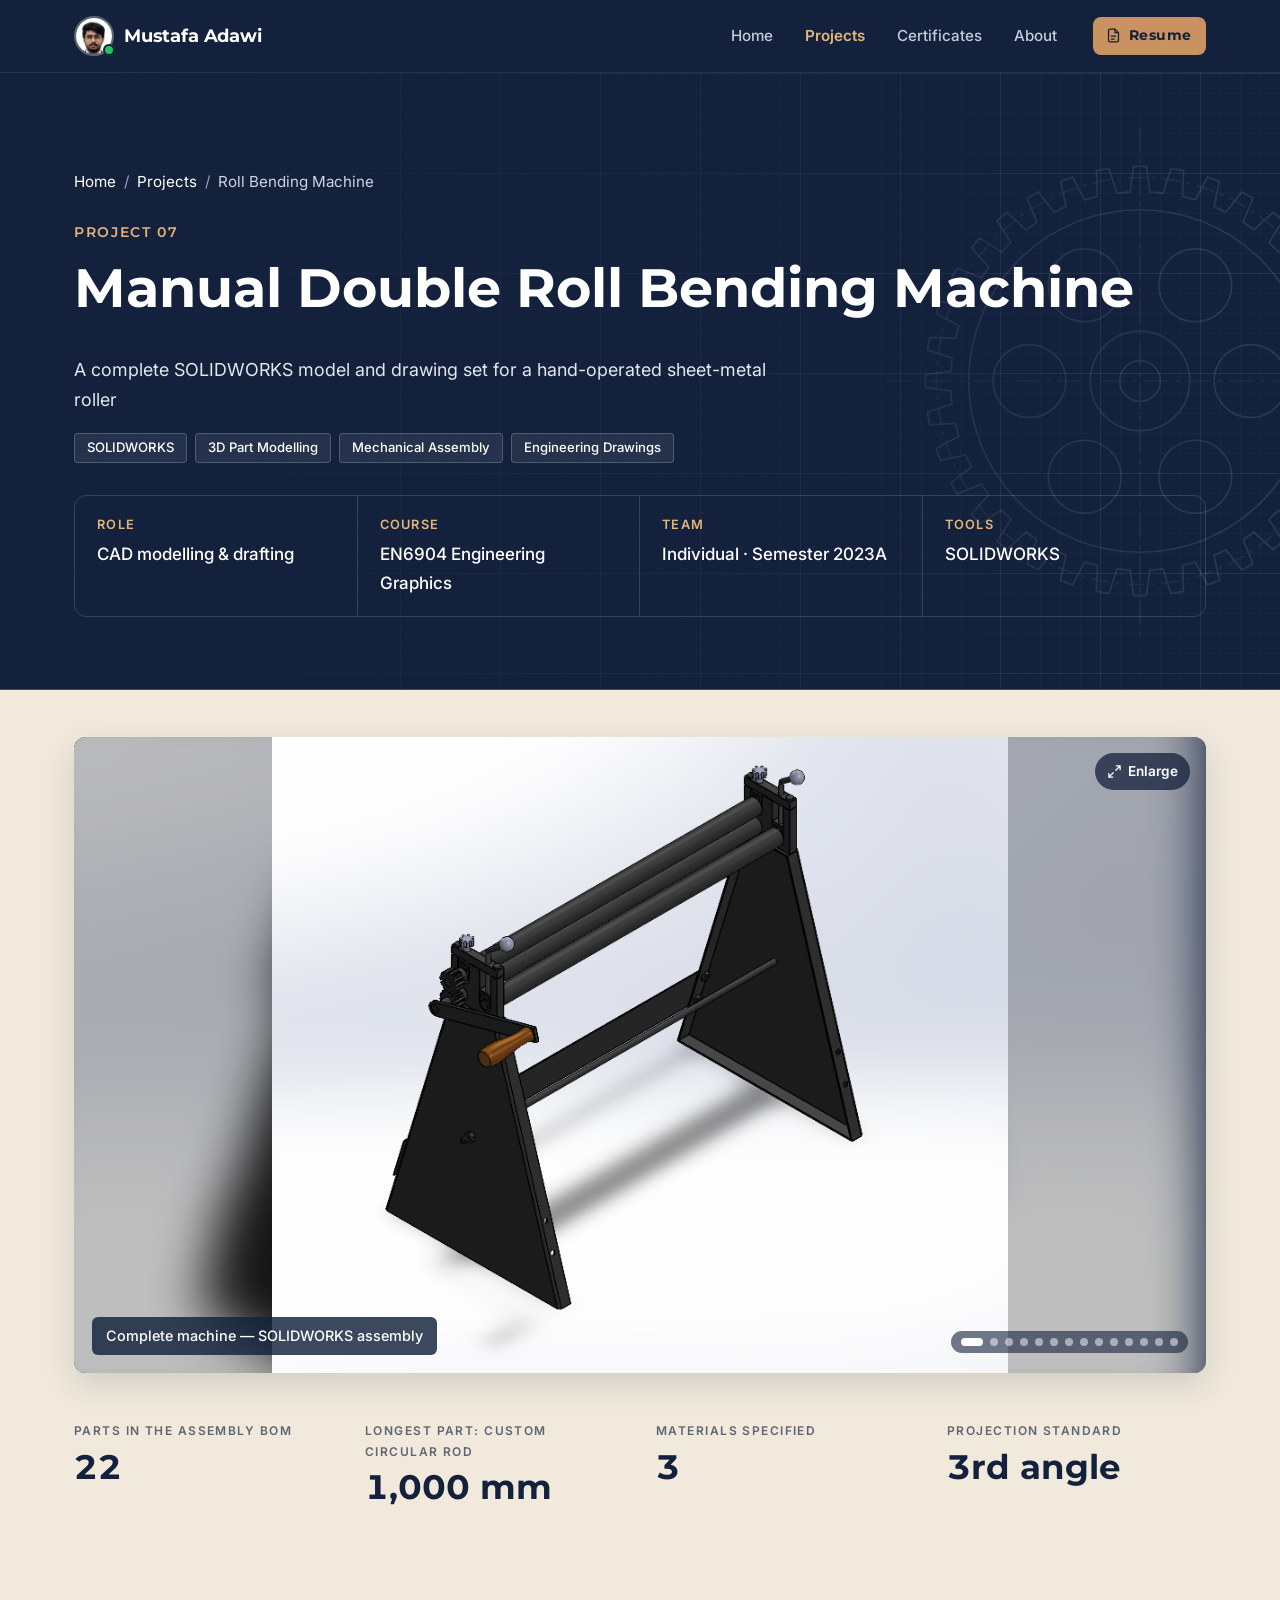
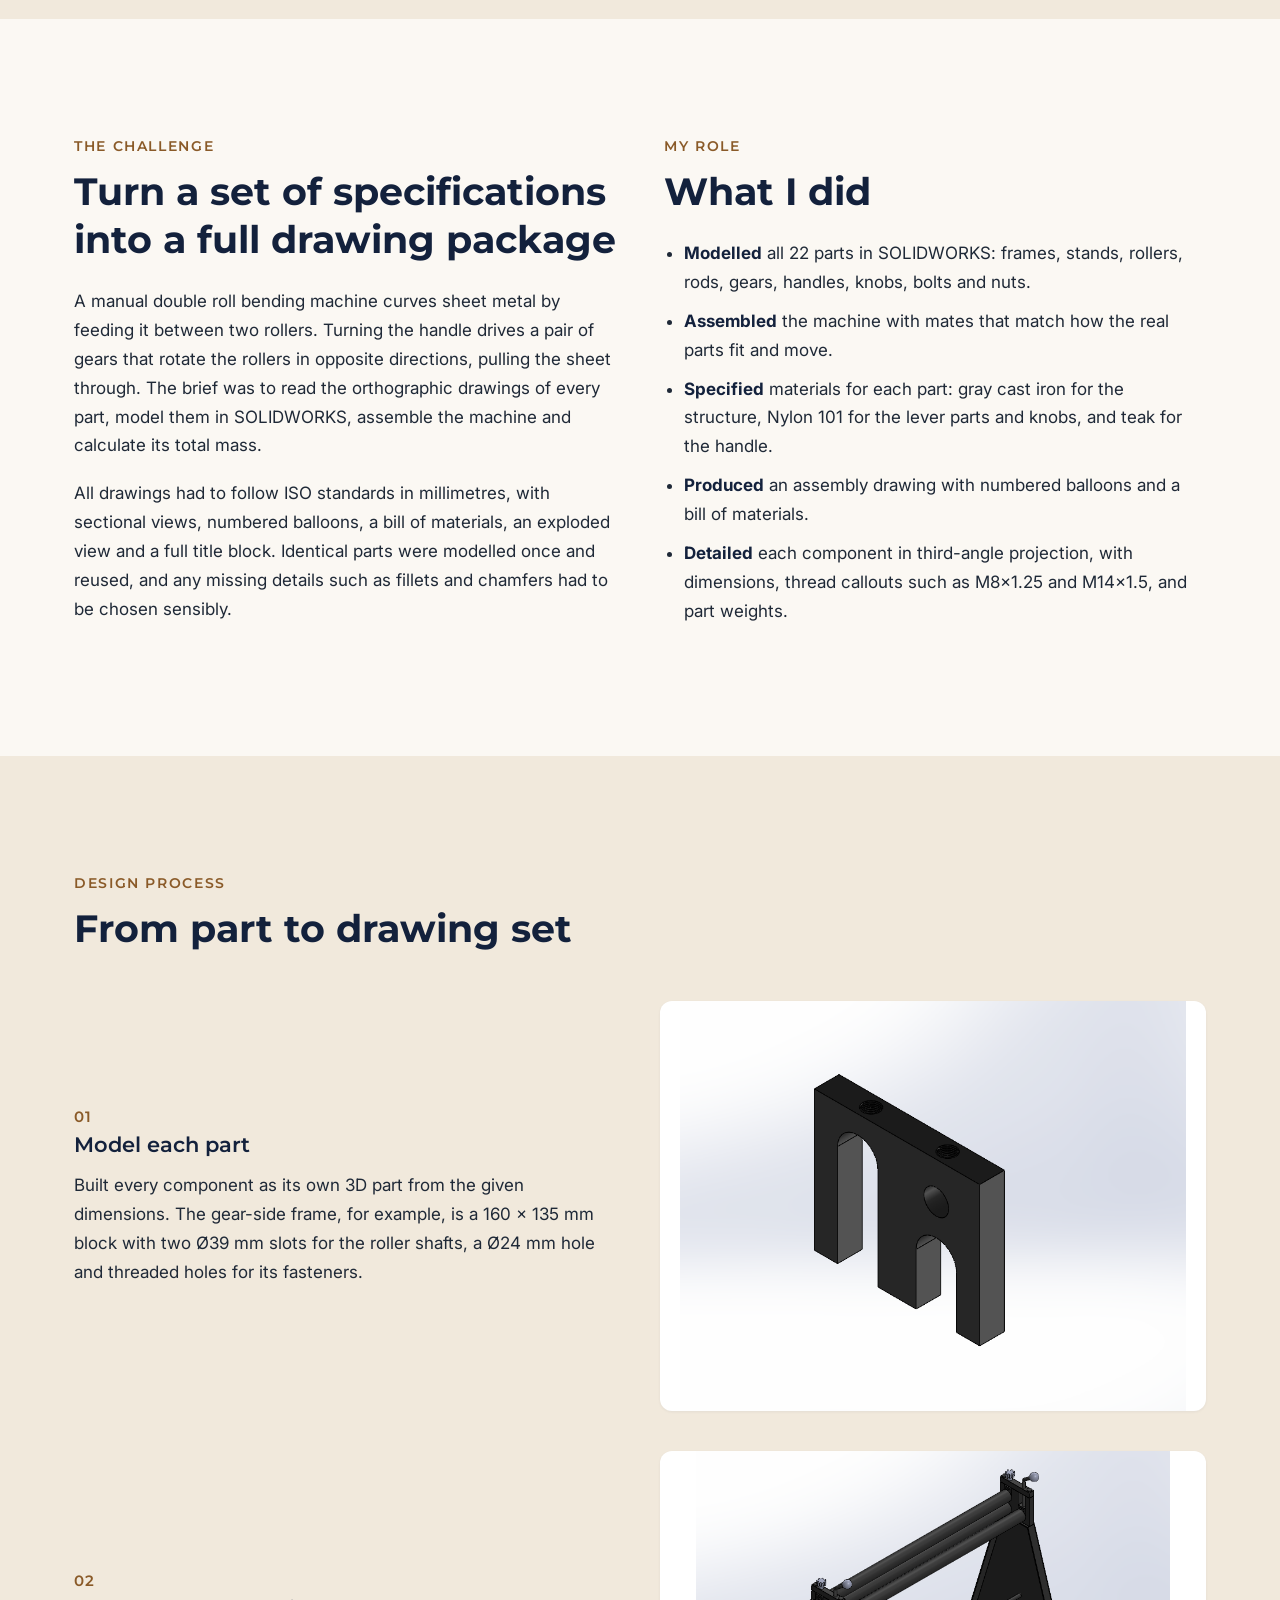
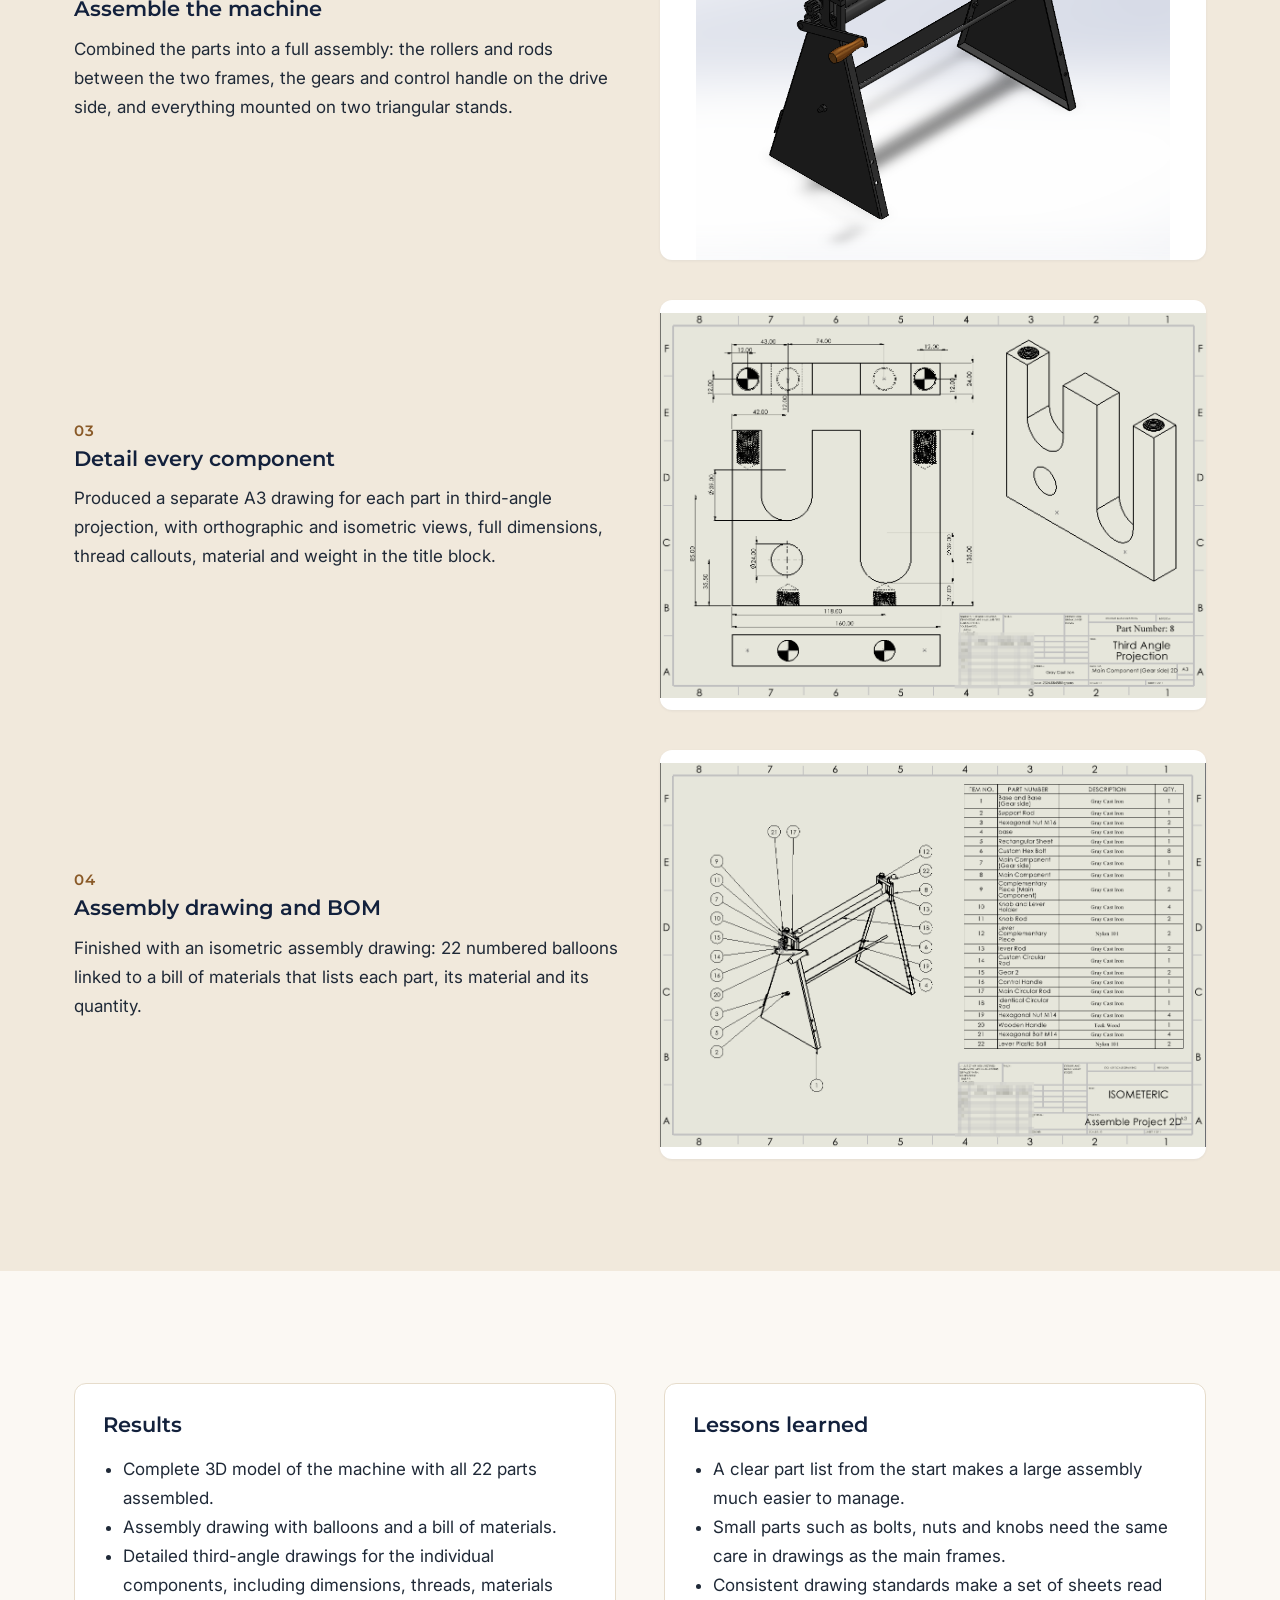
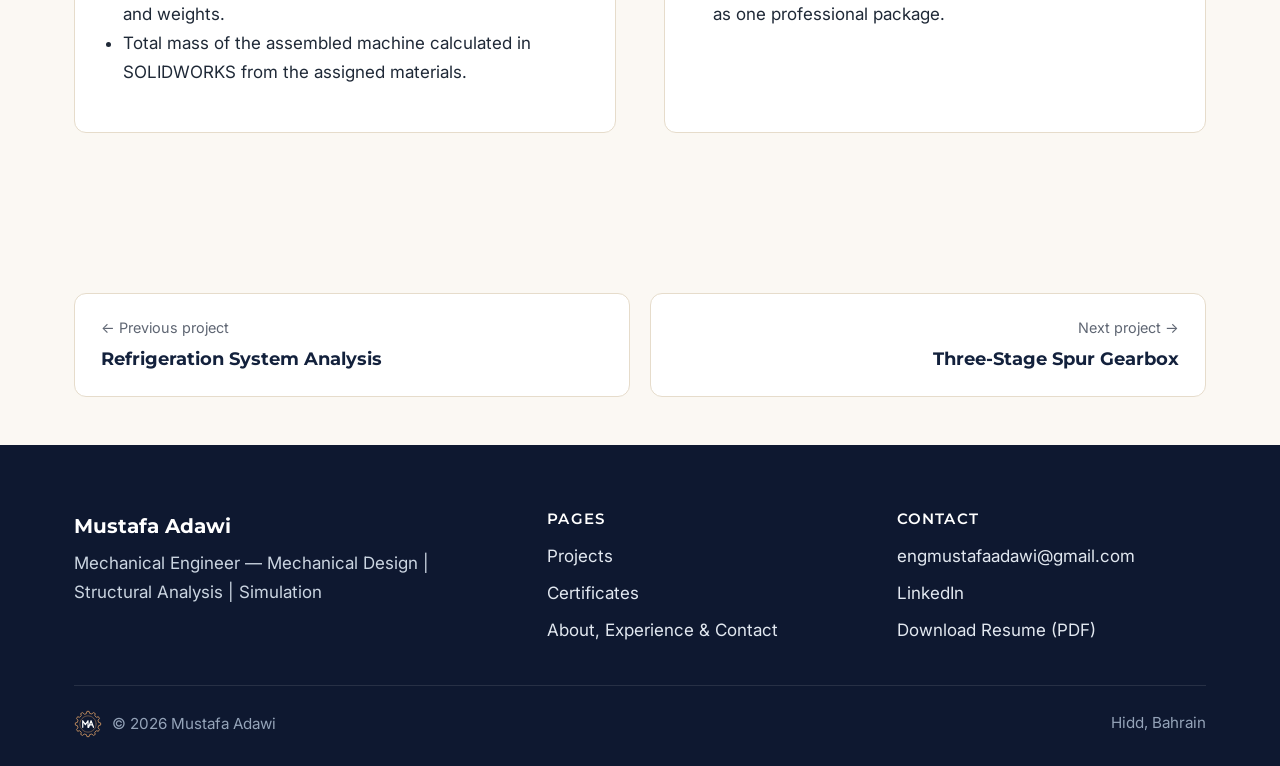
<file: projects/roll-bender.html>
<!DOCTYPE html>
<html lang="en" class="no-js">
<head>
  <meta charset="UTF-8">
  <meta name="viewport" content="width=device-width, initial-scale=1">
  <title>Roll Bending Machine — Mustafa Adawi Portfolio</title>
  <meta name="description" content="Case study: SOLIDWORKS model, assembly drawing with a 22-item bill of materials and detailed third-angle part drawings of a manual double roll bending machine.">
  <meta property="og:type" content="article">
  <meta property="og:title" content="Manual Double Roll Bending Machine | Mustafa Adawi">
  <meta property="og:description" content="Full CAD model, assembly drawing and detailed part drawings of a manually operated roll bending machine, made in SOLIDWORKS.">
  <meta property="og:image" content="../assets/img/roll-bender-render.png">
  <link rel="icon" href="../assets/img/favicon.svg" type="image/svg+xml">
  <link rel="preconnect" href="https://fonts.googleapis.com">
  <link rel="preconnect" href="https://fonts.gstatic.com" crossorigin>
  <link href="https://fonts.googleapis.com/css2?family=Inter:wght@400;500;600&family=Montserrat:wght@600;700&display=swap" rel="stylesheet">
  <link rel="stylesheet" href="../assets/css/style.css">
</head>
<body data-page="projects">
  <a class="skip-link" href="#main">Skip to content</a>

  <header class="site-header">
    <nav class="container nav" aria-label="Main">
      <a class="brand" href="../index.html"><img class="brand__avatar" src="../assets/img/avatar.jpg" alt="" width="40" height="40">Mustafa Adawi</a>
      <button class="nav__toggle" type="button" aria-expanded="false" aria-controls="nav-menu" aria-label="Open menu">
        <span class="nav__toggle-bar"></span><span class="nav__toggle-bar"></span><span class="nav__toggle-bar"></span>
      </button>
      <ul class="nav__menu" id="nav-menu">
        <li><a class="nav__link" data-nav="home" href="../index.html">Home</a></li>
        <li><a class="nav__link" data-nav="projects" href="../projects.html">Projects</a></li>
        <li><a class="nav__link" data-nav="certificates" href="../certificates.html">Certificates</a></li>
        <li><a class="nav__link" data-nav="about" href="../about.html">About</a></li>
        <li class="nav__cta"><a class="nav__cv" href="../assets/docs/Mustafa-Adawi-Resume.pdf" target="_blank" rel="noopener" data-cv-preview="../assets/img/resume-preview.jpg" aria-label="View resume"><svg viewBox="0 0 24 24" fill="none" stroke="currentColor" stroke-width="1.8" stroke-linecap="round" stroke-linejoin="round" aria-hidden="true"><path d="M14 3H7a2 2 0 0 0-2 2v14a2 2 0 0 0 2 2h10a2 2 0 0 0 2-2V8l-5-5Z"/><path d="M14 3v5h5M9 13h6M9 17h4"/></svg><span>Resume</span></a></li>
      </ul>
    </nav>
  </header>

  <main id="main">
    <!-- 1–2. Breadcrumb, title, tags, info bar -->
    <section class="page-hero">
      <div class="container">
        <nav class="breadcrumb" aria-label="Breadcrumb">
          <ol>
            <li><a href="../index.html">Home</a></li>
            <li><a href="../projects.html">Projects</a></li>
            <li aria-current="page">Roll Bending Machine</li>
          </ol>
        </nav>
        <span class="eyebrow">Project 07</span>
        <h1>Manual Double Roll Bending Machine</h1>
        <p class="case-subtitle">A complete SOLIDWORKS model and drawing set for a hand-operated sheet-metal roller</p>
        <ul class="tags tags--dark">
          <li class="tag">SOLIDWORKS</li>
          <li class="tag">3D Part Modelling</li>
          <li class="tag">Mechanical Assembly</li>
          <li class="tag">Engineering Drawings</li>
        </ul>
        <div class="info-bar">
          <div class="info-bar__item"><span class="info-bar__label">Role</span><span class="info-bar__value">CAD modelling &amp; drafting</span></div>
          <div class="info-bar__item"><span class="info-bar__label">Course</span><span class="info-bar__value">EN6904 Engineering Graphics</span></div>
          <div class="info-bar__item"><span class="info-bar__label">Team</span><span class="info-bar__value">Individual · Semester 2023A</span></div>
          <div class="info-bar__item"><span class="info-bar__label">Tools</span><span class="info-bar__value">SOLIDWORKS</span></div>
        </div>
      </div>
    </section>

    <!-- 3. Hero image -->
    <div class="case-hero-img">
      <div class="container">
        <div class="case-slider" role="region" aria-roledescription="slideshow" aria-label="Project images">
          <figure class="case-slide is-active" aria-hidden="false">
            <img class="case-slide__bg" src="../assets/img/roll-bender-render.png" alt="" decoding="async">
            <img class="case-slide__img" src="../assets/img/roll-bender-render.png" alt="Complete roll bending machine assembly" decoding="async">
            <figcaption class="case-slide__caption">Complete machine — SOLIDWORKS assembly</figcaption>
          </figure>
          <figure class="case-slide" aria-hidden="true">
            <img class="case-slide__bg" src="../assets/img/rb-assembly-drawing.png" alt="" decoding="async">
            <img class="case-slide__img" src="../assets/img/rb-assembly-drawing.png" alt="Assembly drawing with bill of materials" decoding="async">
            <figcaption class="case-slide__caption">Assembly drawing with bill of materials</figcaption>
          </figure>
          <figure class="case-slide" aria-hidden="true">
            <img class="case-slide__bg" src="../assets/img/rb-main-component-drawing.png" alt="" decoding="async">
            <img class="case-slide__img" src="../assets/img/rb-main-component-drawing.png" alt="Gear-side frame detail drawing" decoding="async">
            <figcaption class="case-slide__caption">Gear-side frame — detail drawing</figcaption>
          </figure>
          <figure class="case-slide" aria-hidden="true">
            <img class="case-slide__bg" src="../assets/img/rb-main-component-render.png" alt="" decoding="async">
            <img class="case-slide__img" src="../assets/img/rb-main-component-render.png" alt="Gear-side frame 3D model" decoding="async">
            <figcaption class="case-slide__caption">Gear-side frame — 3D model</figcaption>
          </figure>
          <figure class="case-slide" aria-hidden="true">
            <img class="case-slide__bg" src="../assets/img/rb-rod-drawing.png" alt="" decoding="async">
            <img class="case-slide__img" src="../assets/img/rb-rod-drawing.png" alt="Custom circular rod detail drawing, 1,000 mm long" decoding="async">
            <figcaption class="case-slide__caption">Custom circular rod — detail drawing</figcaption>
          </figure>
          <figure class="case-slide" aria-hidden="true">
            <img class="case-slide__bg" src="../assets/img/rb-rod-render.png" alt="" decoding="async">
            <img class="case-slide__img" src="../assets/img/rb-rod-render.png" alt="Custom circular rod 3D model" decoding="async">
            <figcaption class="case-slide__caption">Custom circular rod — 3D model</figcaption>
          </figure>
          <figure class="case-slide" aria-hidden="true">
            <img class="case-slide__bg" src="../assets/img/rb-lever-drawing.png" alt="" decoding="async">
            <img class="case-slide__img" src="../assets/img/rb-lever-drawing.png" alt="Lever rod detail drawing" decoding="async">
            <figcaption class="case-slide__caption">Lever rod — detail drawing with M8×1.25 thread</figcaption>
          </figure>
          <figure class="case-slide" aria-hidden="true">
            <img class="case-slide__bg" src="../assets/img/rb-lever-render.png" alt="" decoding="async">
            <img class="case-slide__img" src="../assets/img/rb-lever-render.png" alt="Lever rod 3D model" decoding="async">
            <figcaption class="case-slide__caption">Lever rod — 3D model</figcaption>
          </figure>
          <figure class="case-slide" aria-hidden="true">
            <img class="case-slide__bg" src="../assets/img/rb-handle-drawing.png" alt="" decoding="async">
            <img class="case-slide__img" src="../assets/img/rb-handle-drawing.png" alt="Control handle detail drawing" decoding="async">
            <figcaption class="case-slide__caption">Control handle — detail drawing</figcaption>
          </figure>
          <figure class="case-slide" aria-hidden="true">
            <img class="case-slide__bg" src="../assets/img/rb-handle-render.png" alt="" decoding="async">
            <img class="case-slide__img" src="../assets/img/rb-handle-render.png" alt="Control handle 3D model" decoding="async">
            <figcaption class="case-slide__caption">Control handle — 3D model</figcaption>
          </figure>
          <figure class="case-slide" aria-hidden="true">
            <img class="case-slide__bg" src="../assets/img/rb-gear-drawing.png" alt="" decoding="async">
            <img class="case-slide__img" src="../assets/img/rb-gear-drawing.png" alt="Gear detail drawing" decoding="async">
            <figcaption class="case-slide__caption">Gear — detail drawing</figcaption>
          </figure>
          <figure class="case-slide" aria-hidden="true">
            <img class="case-slide__bg" src="../assets/img/rb-hex-bolt-drawing.png" alt="" decoding="async">
            <img class="case-slide__img" src="../assets/img/rb-hex-bolt-drawing.png" alt="Custom hex bolt detail drawing" decoding="async">
            <figcaption class="case-slide__caption">Custom hex bolt M14×1.5 — detail drawing</figcaption>
          </figure>
          <figure class="case-slide" aria-hidden="true">
            <img class="case-slide__bg" src="../assets/img/rb-hex-bolt-render.png" alt="" decoding="async">
            <img class="case-slide__img" src="../assets/img/rb-hex-bolt-render.png" alt="Custom hex bolt 3D model" decoding="async">
            <figcaption class="case-slide__caption">Custom hex bolt — 3D model</figcaption>
          </figure>
          <figure class="case-slide" aria-hidden="true">
            <img class="case-slide__bg" src="../assets/img/rb-hex-nut-drawing.png" alt="" decoding="async">
            <img class="case-slide__img" src="../assets/img/rb-hex-nut-drawing.png" alt="Hexagonal nut M14 detail drawing" decoding="async">
            <figcaption class="case-slide__caption">Hexagonal nut M14 — detail drawing</figcaption>
          </figure>
          <button class="case-slider__nav case-slider__prev" type="button" aria-label="Previous image">&#8249;</button>
          <button class="case-slider__nav case-slider__next" type="button" aria-label="Next image">&#8250;</button>
          <div class="case-slider__dots" role="group" aria-label="Choose image"></div>
        </div>
      </div>
    </div>

    <!-- 4. Key metrics -->
    <section class="section section--alt" aria-label="Key metrics" style="padding-top:48px;">
      <div class="container">
        <div class="metrics">
          <div class="metric reveal"><div class="metric__value" data-count="22">22</div><div class="metric__label">Parts in the assembly BOM</div></div>
          <div class="metric reveal"><div class="metric__value">1,000 mm</div><div class="metric__label">Longest part: custom circular rod</div></div>
          <div class="metric reveal"><div class="metric__value" data-count="3">3</div><div class="metric__label">Materials specified</div></div>
          <div class="metric reveal"><div class="metric__value">3rd angle</div><div class="metric__label">Projection standard</div></div>
        </div>
      </div>
    </section>

    <!-- 5–6. Challenge + role -->
    <section class="section">
      <div class="container two-col">
        <div class="prose reveal">
          <span class="eyebrow">The challenge</span>
          <h2>Turn a set of specifications into a full drawing package</h2>
          <p>A manual double roll bending machine curves sheet metal by feeding it between two rollers. Turning the handle drives a pair of gears that rotate the rollers in opposite directions, pulling the sheet through. The brief was to read the orthographic drawings of every part, model them in SOLIDWORKS, assemble the machine and calculate its total mass.</p>
          <p>All drawings had to follow ISO standards in millimetres, with sectional views, numbered balloons, a bill of materials, an exploded view and a full title block. Identical parts were modelled once and reused, and any missing details such as fillets and chamfers had to be chosen sensibly.</p>
        </div>
        <div class="prose reveal">
          <span class="eyebrow">My role</span>
          <h2>What I did</h2>
          <ul>
            <li><strong>Modelled</strong> all 22 parts in SOLIDWORKS: frames, stands, rollers, rods, gears, handles, knobs, bolts and nuts.</li>
            <li><strong>Assembled</strong> the machine with mates that match how the real parts fit and move.</li>
            <li><strong>Specified</strong> materials for each part: gray cast iron for the structure, Nylon 101 for the lever parts and knobs, and teak for the handle.</li>
            <li><strong>Produced</strong> an assembly drawing with numbered balloons and a bill of materials.</li>
            <li><strong>Detailed</strong> each component in third-angle projection, with dimensions, thread callouts such as M8×1.25 and M14×1.5, and part weights.</li>
          </ul>
        </div>
      </div>
    </section>

    <!-- 7. Design process -->
    <section class="section section--alt">
      <div class="container">
        <div class="section-head reveal">
          <span class="eyebrow">Design process</span>
          <h2>From part to drawing set</h2>
        </div>
        <ol class="steps">
          <li class="step reveal">
            <div class="step__body">
              <h3>Model each part</h3>
              <p>Built every component as its own 3D part from the given dimensions. The gear-side frame, for example, is a 160 × 135 mm block with two Ø39 mm slots for the roller shafts, a Ø24 mm hole and threaded holes for its fasteners.</p>
            </div>
            <figure class="step__media"><img class="fit-contain" src="../assets/img/rb-main-component-render.png" alt="3D model of the gear-side frame with two roller slots, a through hole and threaded holes" loading="lazy" width="816" height="660"></figure>
          </li>
          <li class="step reveal">
            <div class="step__body">
              <h3>Assemble the machine</h3>
              <p>Combined the parts into a full assembly: the rollers and rods between the two frames, the gears and control handle on the drive side, and everything mounted on two triangular stands.</p>
            </div>
            <figure class="step__media"><img class="fit-contain" src="../assets/img/roll-bender-render.png" alt="Complete roll bending machine assembly in SOLIDWORKS" loading="lazy" width="819" height="709"></figure>
          </li>
          <li class="step reveal">
            <div class="step__body">
              <h3>Detail every component</h3>
              <p>Produced a separate A3 drawing for each part in third-angle projection, with orthographic and isometric views, full dimensions, thread callouts, material and weight in the title block.</p>
            </div>
            <figure class="step__media"><img class="fit-contain" src="../assets/img/rb-main-component-drawing.png" alt="Third-angle projection drawing of the gear-side frame with dimensions and an isometric view" loading="lazy" width="1163" height="821"></figure>
          </li>
          <li class="step reveal">
            <div class="step__body">
              <h3>Assembly drawing and BOM</h3>
              <p>Finished with an isometric assembly drawing: 22 numbered balloons linked to a bill of materials that lists each part, its material and its quantity.</p>
            </div>
            <figure class="step__media"><img class="fit-contain" src="../assets/img/rb-assembly-drawing.png" alt="Isometric assembly drawing of the roll bending machine with numbered balloons and a 22-item bill of materials" loading="lazy" width="1191" height="838"></figure>
          </li>
        </ol>
      </div>
    </section>

    <!-- 8. Results & lessons -->
    <section class="section">
      <div class="container two-col">
        <div class="callout reveal">
          <h3>Results</h3>
          <ul>
            <li>Complete 3D model of the machine with all 22 parts assembled.</li>
            <li>Assembly drawing with balloons and a bill of materials.</li>
            <li>Detailed third-angle drawings for the individual components, including dimensions, threads, materials and weights.</li>
            <li>Total mass of the assembled machine calculated in SOLIDWORKS from the assigned materials.</li>
          </ul>
        </div>
        <div class="callout reveal">
          <h3>Lessons learned</h3>
          <ul>
            <li>A clear part list from the start makes a large assembly much easier to manage.</li>
            <li>Small parts such as bolts, nuts and knobs need the same care in drawings as the main frames.</li>
            <li>Consistent drawing standards make a set of sheets read as one professional package.</li>
          </ul>
        </div>
      </div>
    </section>

    <!-- 10. Prev / next -->
    <section class="section section--tight">
      <div class="container project-nav">
        <a href="refrigeration.html"><span>← Previous project</span><strong>Refrigeration System Analysis</strong></a>
        <a class="project-nav__next" href="gearbox.html"><span>Next project →</span><strong>Three-Stage Spur Gearbox</strong></a>
      </div>
    </section>
  </main>

  <footer class="site-footer">
    <div class="container">
      <div class="footer__grid">
        <div>
          <p class="footer__name">Mustafa Adawi</p>
          <p class="footer__tagline">Mechanical Engineer — Mechanical Design | Structural Analysis | Simulation</p>
        </div>
        <div>
          <h4>Pages</h4>
          <ul class="footer__links">
            <li><a href="../projects.html">Projects</a></li>
            <li><a href="../certificates.html">Certificates</a></li>
            <li><a href="../about.html">About, Experience &amp; Contact</a></li>
          </ul>
        </div>
        <div>
          <h4>Contact</h4>
          <ul class="footer__links">
            <li><a href="mailto:engmustafaadawi@gmail.com">engmustafaadawi@gmail.com</a></li>
            <li><a href="https://www.linkedin.com/in/mustafa-adawi-46a469348" target="_blank" rel="noopener">LinkedIn</a></li>
            <li><a href="../assets/docs/Mustafa-Adawi-Resume.pdf" download>Download Resume (PDF)</a></li>
          </ul>
        </div>
      </div>
      <div class="footer__bottom">
        <span class="footer__copy"><img src="../assets/img/logo-ma.svg" alt="" width="28" height="28"><span>&copy; <span class="js-year">2026</span> Mustafa Adawi</span></span>
        <span>Hidd, Bahrain</span>
      </div>
    </div>
  </footer>

  <button class="scroll-gear" type="button" aria-label="Back to top">
    <svg viewBox="0 0 64 64" aria-hidden="true">
      <circle class="scroll-gear__track" cx="32" cy="32" r="29"/>
      <circle class="scroll-gear__ring" cx="32" cy="32" r="29"/>
      <g class="scroll-gear__big" transform="translate(27 35)"><path/><circle r="3.2"/></g>
      <g class="scroll-gear__small" transform="translate(41.6 22.4)"><path/><circle r="2.2"/></g>
    </svg>
  </button>
  <script src="../assets/js/main.js"></script>
</body>
</html>
</file>
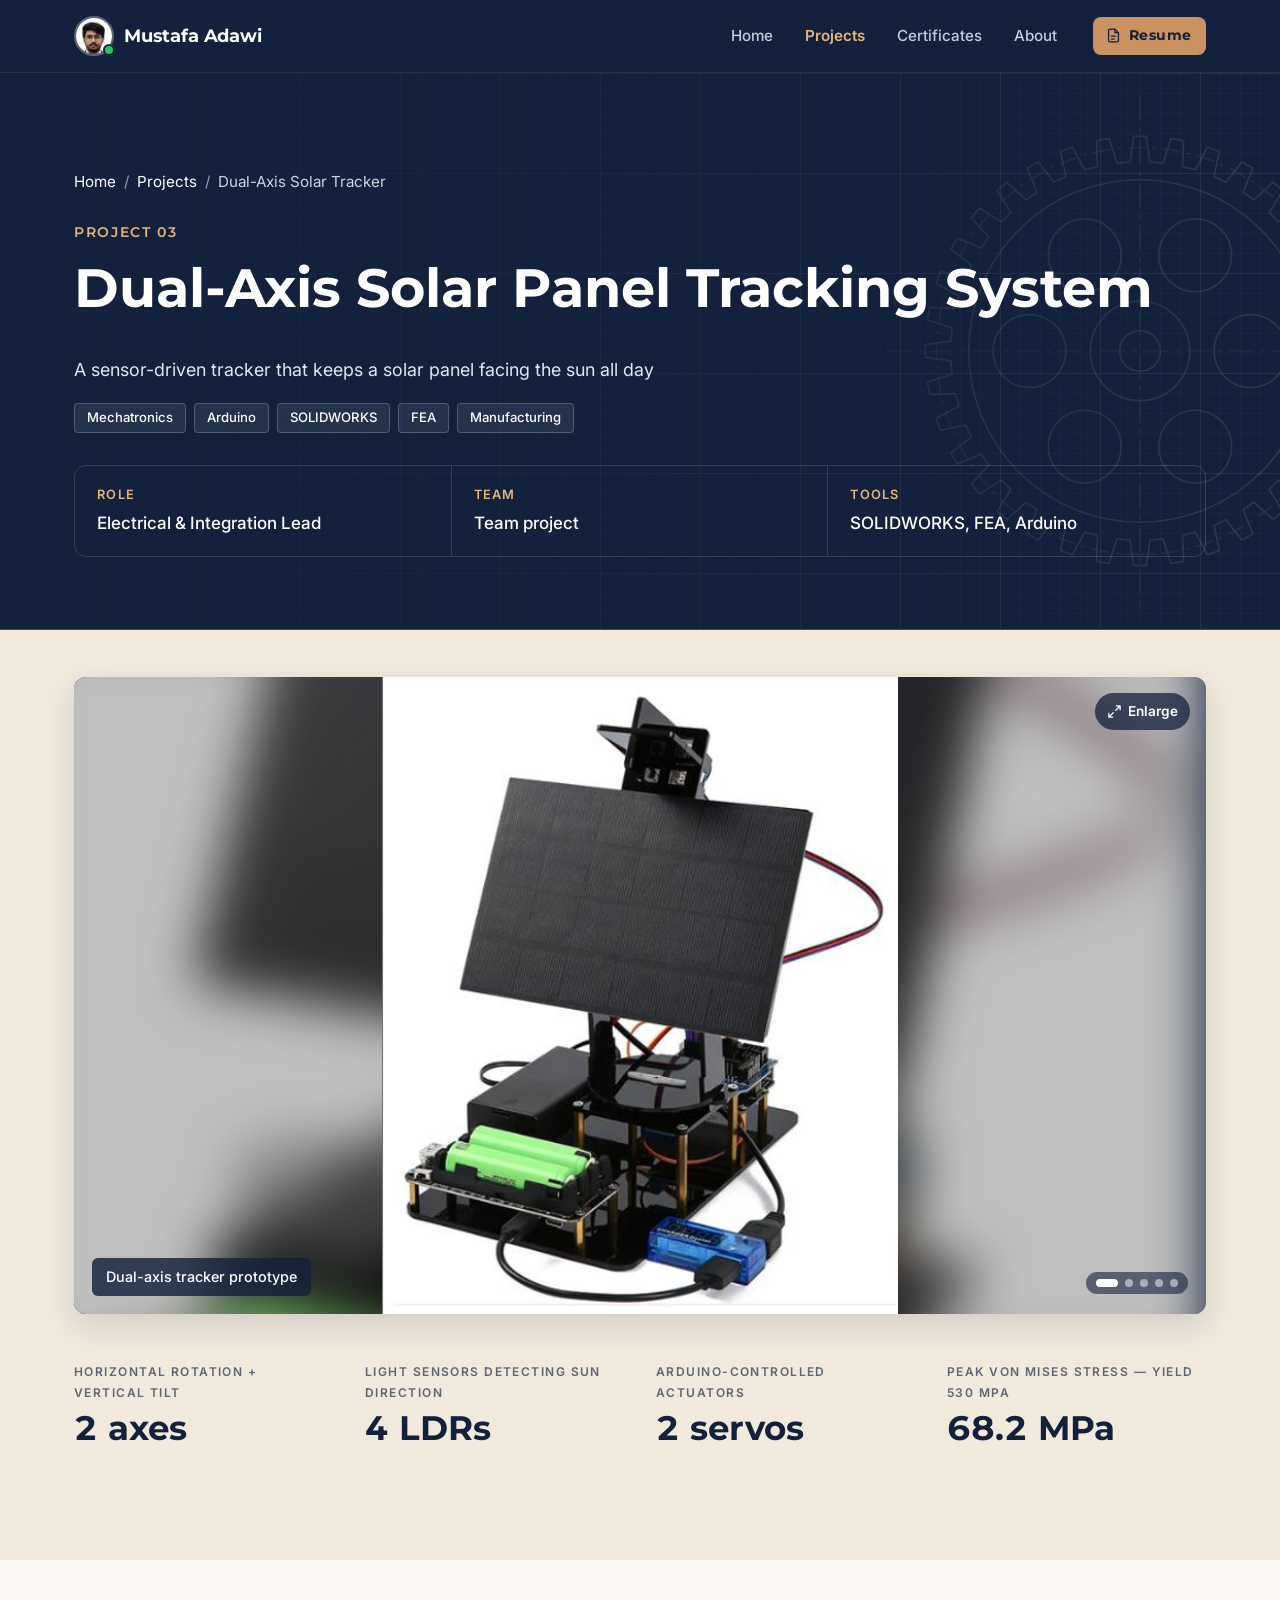
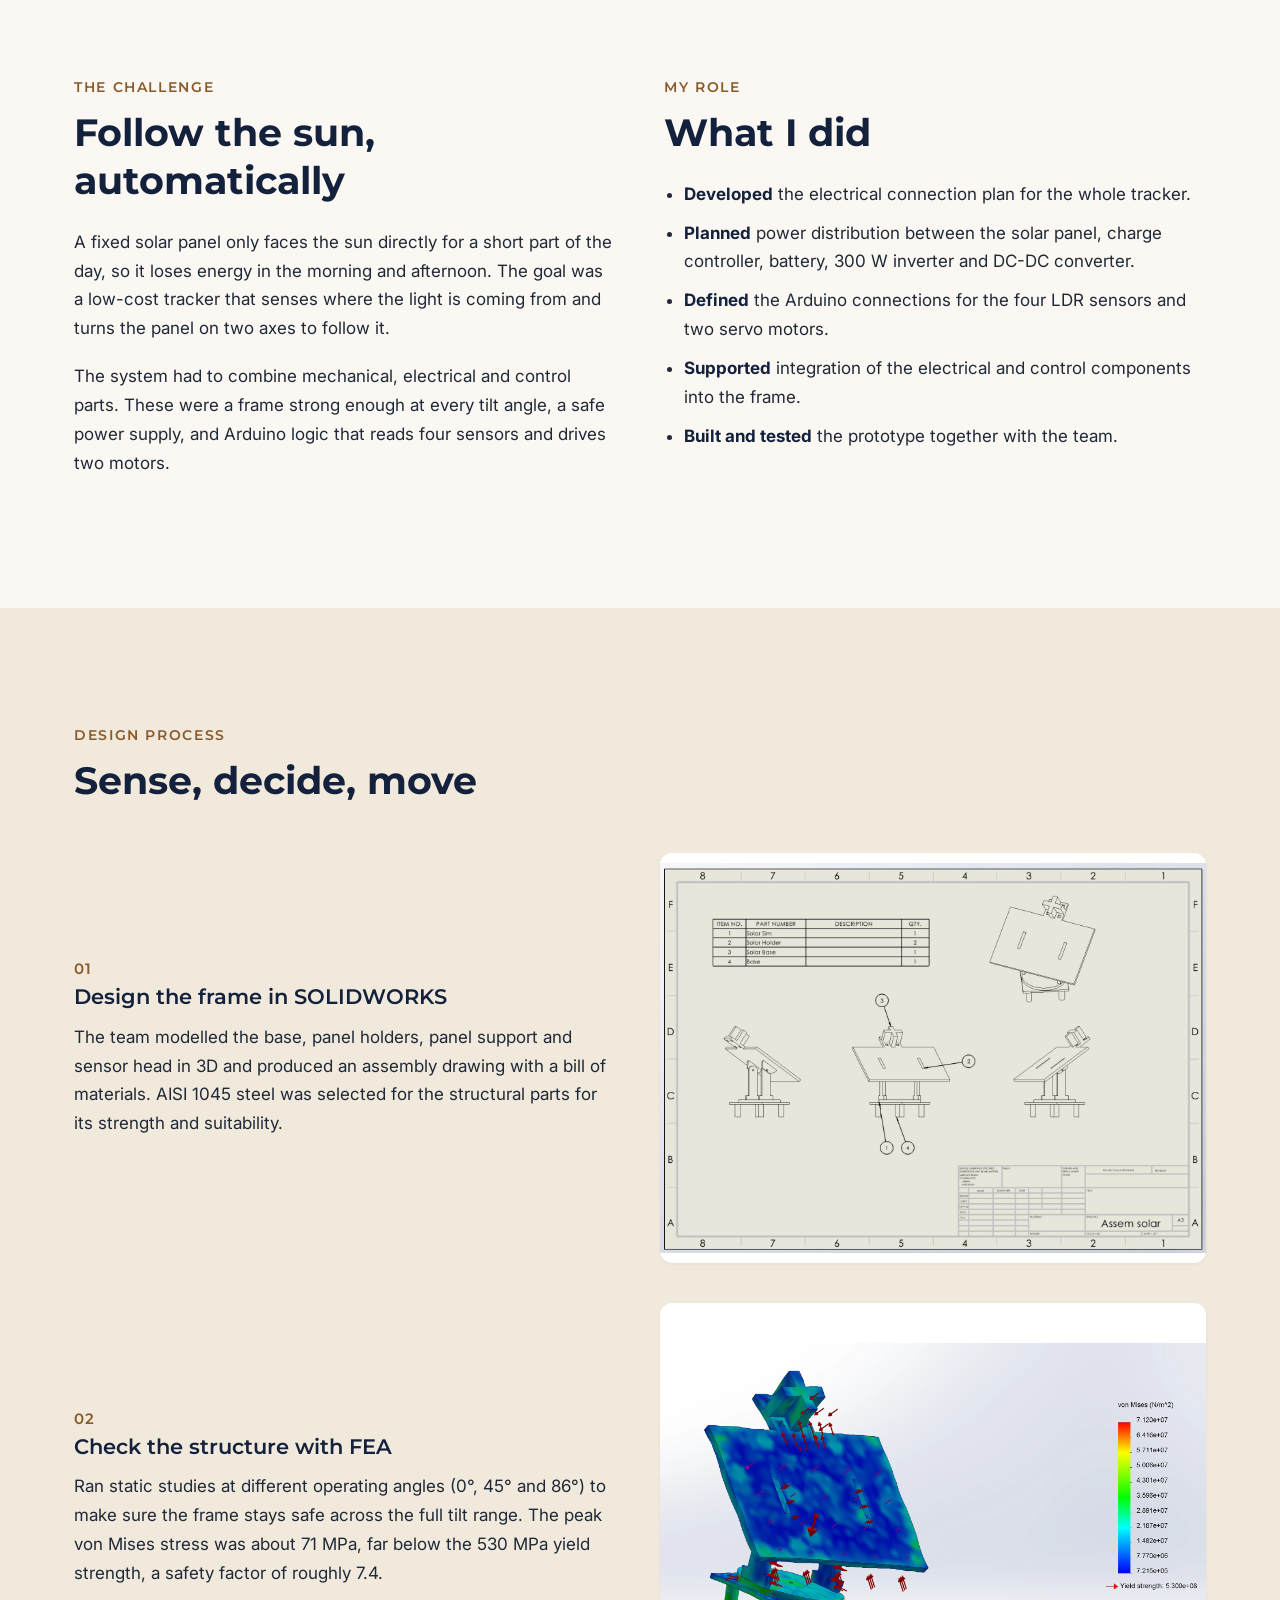
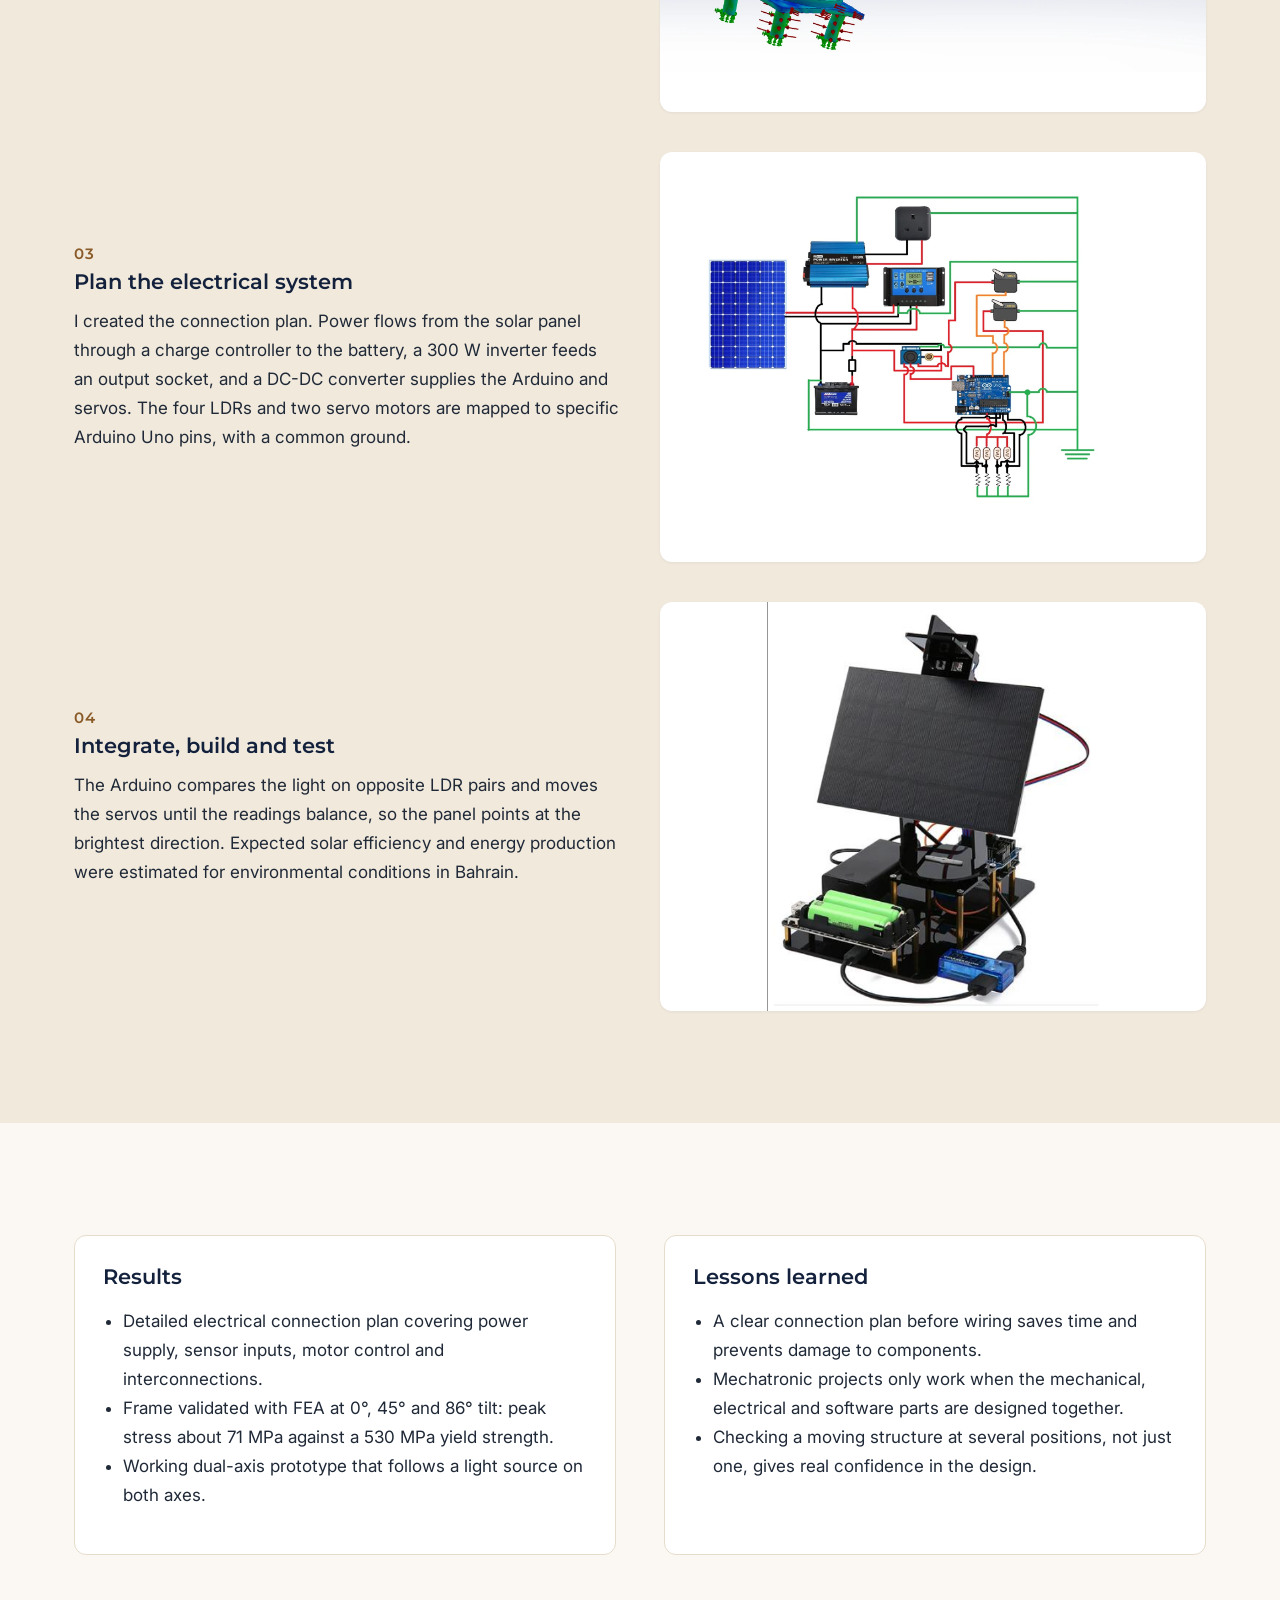
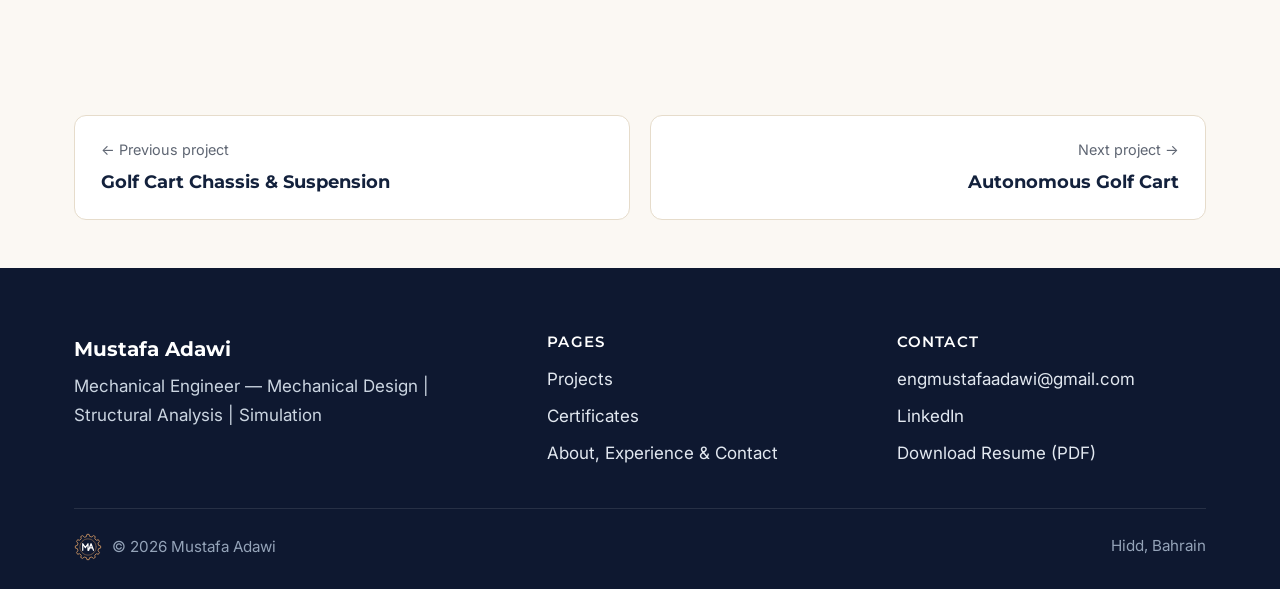
<file: projects/solar-tracker.html>
<!DOCTYPE html>
<html lang="en" class="no-js">
<head>
  <meta charset="UTF-8">
  <meta name="viewport" content="width=device-width, initial-scale=1">
  <title>Solar Tracker — Mustafa Adawi Portfolio</title>
  <meta name="description" content="Case study: dual-axis solar tracker using four LDR sensors, an Arduino and two servo motors, with a SOLIDWORKS frame checked by FEA at 0°, 45° and 86°.">
  <meta property="og:type" content="article">
  <meta property="og:title" content="Dual-Axis Solar Panel Tracking System | Mustafa Adawi">
  <meta property="og:description" content="Mechatronic solar tracker: 4 LDRs, Arduino control, 2 servo motors, SOLIDWORKS frame and FEA in AISI 1045 steel.">
  <meta property="og:image" content="../assets/img/solar-tracker.png">
  <link rel="icon" href="../assets/img/favicon.svg" type="image/svg+xml">
  <link rel="preconnect" href="https://fonts.googleapis.com">
  <link rel="preconnect" href="https://fonts.gstatic.com" crossorigin>
  <link href="https://fonts.googleapis.com/css2?family=Inter:wght@400;500;600&family=Montserrat:wght@600;700&display=swap" rel="stylesheet">
  <link rel="stylesheet" href="../assets/css/style.css">
</head>
<body data-page="projects">
  <a class="skip-link" href="#main">Skip to content</a>

  <header class="site-header">
    <nav class="container nav" aria-label="Main">
      <a class="brand" href="../index.html"><img class="brand__avatar" src="../assets/img/avatar.jpg" alt="" width="40" height="40">Mustafa Adawi</a>
      <button class="nav__toggle" type="button" aria-expanded="false" aria-controls="nav-menu" aria-label="Open menu">
        <span class="nav__toggle-bar"></span><span class="nav__toggle-bar"></span><span class="nav__toggle-bar"></span>
      </button>
      <ul class="nav__menu" id="nav-menu">
        <li><a class="nav__link" data-nav="home" href="../index.html">Home</a></li>
        <li><a class="nav__link" data-nav="projects" href="../projects.html">Projects</a></li>
        <li><a class="nav__link" data-nav="certificates" href="../certificates.html">Certificates</a></li>
        <li><a class="nav__link" data-nav="about" href="../about.html">About</a></li>
        <li class="nav__cta"><a class="nav__cv" href="../assets/docs/Mustafa-Adawi-Resume.pdf" target="_blank" rel="noopener" data-cv-preview="../assets/img/resume-preview.jpg" aria-label="View resume"><svg viewBox="0 0 24 24" fill="none" stroke="currentColor" stroke-width="1.8" stroke-linecap="round" stroke-linejoin="round" aria-hidden="true"><path d="M14 3H7a2 2 0 0 0-2 2v14a2 2 0 0 0 2 2h10a2 2 0 0 0 2-2V8l-5-5Z"/><path d="M14 3v5h5M9 13h6M9 17h4"/></svg><span>Resume</span></a></li>
      </ul>
    </nav>
  </header>

  <main id="main">
    <!-- 1–2. Breadcrumb, title, tags, info bar -->
    <section class="page-hero">
      <div class="container">
        <nav class="breadcrumb" aria-label="Breadcrumb">
          <ol>
            <li><a href="../index.html">Home</a></li>
            <li><a href="../projects.html">Projects</a></li>
            <li aria-current="page">Dual-Axis Solar Tracker</li>
          </ol>
        </nav>
        <span class="eyebrow">Project 03</span>
        <h1>Dual-Axis Solar Panel Tracking System</h1>
        <p class="case-subtitle">A sensor-driven tracker that keeps a solar panel facing the sun all day</p>
        <ul class="tags tags--dark">
          <li class="tag">Mechatronics</li>
          <li class="tag">Arduino</li>
          <li class="tag">SOLIDWORKS</li>
          <li class="tag">FEA</li>
          <li class="tag">Manufacturing</li>
        </ul>
        <div class="info-bar">
          <div class="info-bar__item"><span class="info-bar__label">Role</span><span class="info-bar__value">Electrical &amp; Integration Lead</span></div>
          
          <div class="info-bar__item"><span class="info-bar__label">Team</span><span class="info-bar__value">Team project</span></div>
          <div class="info-bar__item"><span class="info-bar__label">Tools</span><span class="info-bar__value">SOLIDWORKS, FEA, Arduino</span></div>
        </div>
      </div>
    </section>

    <!-- 3. Hero image -->
    <div class="case-hero-img">
      <div class="container">
        <div class="case-slider" role="region" aria-roledescription="slideshow" aria-label="Project images">
          <figure class="case-slide is-active" aria-hidden="false">
            <img class="case-slide__bg" src="../assets/img/solar-tracker.png" alt="" decoding="async">
            <img class="case-slide__img" src="../assets/img/solar-tracker.png" alt="Dual-axis solar tracker prototype: solar panel on a pan-tilt mount with an LDR sensor head, servo motors, Arduino and battery pack" decoding="async">
            <figcaption class="case-slide__caption">Dual-axis tracker prototype</figcaption>
          </figure>
          <figure class="case-slide" aria-hidden="true">
            <img class="case-slide__bg" src="../assets/img/st-assembly-drawing.png" alt="" decoding="async">
            <img class="case-slide__img" src="../assets/img/st-assembly-drawing.png" alt="SOLIDWORKS assembly drawing of the solar tracker with front, side and isometric views, balloons and a 4-item bill of materials" decoding="async">
            <figcaption class="case-slide__caption">Assembly drawing with bill of materials</figcaption>
          </figure>
          <figure class="case-slide" aria-hidden="true">
            <img class="case-slide__bg" src="../assets/img/st-fea-view1.webp" alt="" decoding="async">
            <img class="case-slide__img" src="../assets/img/st-fea-view1.webp" alt="FEA von Mises stress plot of the tilted tracker frame, peak 71.2 MPa against a 530 MPa yield strength" decoding="async">
            <figcaption class="case-slide__caption">FEA — von Mises stress, tilted panel (peak 71.2 MPa)</figcaption>
          </figure>
          <figure class="case-slide" aria-hidden="true">
            <img class="case-slide__bg" src="../assets/img/st-fea-view2.png" alt="" decoding="async">
            <img class="case-slide__img" src="../assets/img/st-fea-view2.png" alt="FEA von Mises stress plot of the tracker at a second panel angle, peak 71.1 MPa" decoding="async">
            <figcaption class="case-slide__caption">FEA — von Mises stress, second angle (peak 71.1 MPa)</figcaption>
          </figure>
          <figure class="case-slide" aria-hidden="true">
            <img class="case-slide__bg" src="../assets/img/st-wiring-diagram.webp" alt="" decoding="async">
            <img class="case-slide__img" src="../assets/img/st-wiring-diagram.webp" alt="Wiring diagram: solar panel, charge controller, battery, 300 W inverter and socket, Arduino Uno, two servo motors and four LDR sensors" decoding="async">
            <figcaption class="case-slide__caption">Electrical connection plan</figcaption>
          </figure>
          <button class="case-slider__nav case-slider__prev" type="button" aria-label="Previous image">&#8249;</button>
          <button class="case-slider__nav case-slider__next" type="button" aria-label="Next image">&#8250;</button>
          <div class="case-slider__dots" role="group" aria-label="Choose image"></div>
        </div>
      </div>
    </div>

    <!-- 4. Key metrics -->
    <section class="section section--alt" aria-label="Key metrics" style="padding-top:48px;">
      <div class="container">
        <div class="metrics">
          <div class="metric reveal"><div class="metric__value" data-count="2" data-suffix=" axes">2 axes</div><div class="metric__label">Horizontal rotation + vertical tilt</div></div>
          <div class="metric reveal"><div class="metric__value" data-count="4" data-suffix=" LDRs">4 LDRs</div><div class="metric__label">Light sensors detecting sun direction</div></div>
          <div class="metric reveal"><div class="metric__value" data-count="2" data-suffix=" servos">2 servos</div><div class="metric__label">Arduino-controlled actuators</div></div>
          <div class="metric reveal"><div class="metric__value" data-count="71.2" data-decimals="1" data-suffix=" MPa">71.2 MPa</div><div class="metric__label">Peak von Mises stress — yield 530 MPa</div></div>
        </div>
      </div>
    </section>

    <!-- 5–6. Challenge + role -->
    <section class="section">
      <div class="container two-col">
        <div class="prose reveal">
          <span class="eyebrow">The challenge</span>
          <h2>Follow the sun, automatically</h2>
          <p>A fixed solar panel only faces the sun directly for a short part of the day, so it loses energy in the morning and afternoon. The goal was a low-cost tracker that senses where the light is coming from and turns the panel on two axes to follow it.</p>
          <p>The system had to combine mechanical, electrical and control parts. These were a frame strong enough at every tilt angle, a safe power supply, and Arduino logic that reads four sensors and drives two motors.</p>
        </div>
        <div class="prose reveal">
          <span class="eyebrow">My role</span>
          <h2>What I did</h2>
          <ul>
            <li><strong>Developed</strong> the electrical connection plan for the whole tracker.</li>
            <li><strong>Planned</strong> power distribution between the solar panel, charge controller, battery, 300 W inverter and DC-DC converter.</li>
            <li><strong>Defined</strong> the Arduino connections for the four LDR sensors and two servo motors.</li>
            <li><strong>Supported</strong> integration of the electrical and control components into the frame.</li>
            <li><strong>Built and tested</strong> the prototype together with the team.</li>
          </ul>
        </div>
      </div>
    </section>

    <!-- 7. Design process -->
    <section class="section section--alt">
      <div class="container">
        <div class="section-head reveal">
          <span class="eyebrow">Design process</span>
          <h2>Sense, decide, move</h2>
        </div>
        <ol class="steps">
          <li class="step reveal">
            <div class="step__body">
              <h3>Design the frame in SOLIDWORKS</h3>
              <p>The team modelled the base, panel holders, panel support and sensor head in 3D and produced an assembly drawing with a bill of materials. AISI 1045 steel was selected for the structural parts for its strength and suitability.</p>
            </div>
            <figure class="step__media"><img class="fit-contain" src="../assets/img/st-assembly-drawing.png" alt="SOLIDWORKS assembly drawing of the solar tracker with three views and a bill of materials" loading="lazy" width="1600" height="1142"></figure>
          </li>
          <li class="step reveal">
            <div class="step__body">
              <h3>Check the structure with FEA</h3>
              <p>Ran static studies at different operating angles (0°, 45° and 86°) to make sure the frame stays safe across the full tilt range. The peak von Mises stress was about 71 MPa, far below the 530 MPa yield strength, a safety factor of roughly 7.4.</p>
            </div>
            <figure class="step__media"><img class="fit-contain" src="../assets/img/st-fea-view1.webp" alt="FEA von Mises stress plot of the tracker frame with loads and fixtures" loading="lazy" width="1900" height="1143"></figure>
          </li>
          <li class="step reveal">
            <div class="step__body">
              <h3>Plan the electrical system</h3>
              <p>I created the connection plan. Power flows from the solar panel through a charge controller to the battery, a 300 W inverter feeds an output socket, and a DC-DC converter supplies the Arduino and servos. The four LDRs and two servo motors are mapped to specific Arduino Uno pins, with a common ground.</p>
            </div>
            <figure class="step__media"><img class="fit-contain" src="../assets/img/st-wiring-diagram.webp" alt="Wiring diagram of the solar tracker's power, sensor and servo connections" loading="lazy" width="2000" height="1297"></figure>
          </li>
          <li class="step reveal">
            <div class="step__body">
              <h3>Integrate, build and test</h3>
              <p>The Arduino compares the light on opposite LDR pairs and moves the servos until the readings balance, so the panel points at the brightest direction. Expected solar efficiency and energy production were estimated for environmental conditions in Bahrain.</p>
            </div>
            <figure class="step__media"><img class="fit-contain" src="../assets/img/solar-tracker.png" alt="Assembled dual-axis solar tracker prototype" loading="lazy" width="500" height="620"></figure>
          </li>
        </ol>
      </div>
    </section>

    <!-- 8. Results & lessons -->
    <section class="section">
      <div class="container two-col">
        <div class="callout reveal">
          <h3>Results</h3>
          <ul>
            <li>Detailed electrical connection plan covering power supply, sensor inputs, motor control and interconnections.</li>
            <li>Frame validated with FEA at 0°, 45° and 86° tilt: peak stress about 71 MPa against a 530 MPa yield strength.</li>
            <li>Working dual-axis prototype that follows a light source on both axes.</li>
            
          </ul>
        </div>
        <div class="callout reveal">
          <h3>Lessons learned</h3>
          <ul>
            <li>A clear connection plan before wiring saves time and prevents damage to components.</li>
            <li>Mechatronic projects only work when the mechanical, electrical and software parts are designed together.</li>
            <li>Checking a moving structure at several positions, not just one, gives real confidence in the design.</li>
          </ul>
        </div>
      </div>
    </section>

    <!-- 10. Prev / next -->
    <section class="section section--tight">
      <div class="container project-nav">
        <a href="golf-cart.html"><span>← Previous project</span><strong>Golf Cart Chassis &amp; Suspension</strong></a>
        <a class="project-nav__next" href="autonomous-golf-cart.html"><span>Next project →</span><strong>Autonomous Golf Cart</strong></a>
      </div>
    </section>
  </main>

  <footer class="site-footer">
    <div class="container">
      <div class="footer__grid">
        <div>
          <p class="footer__name">Mustafa Adawi</p>
          <p class="footer__tagline">Mechanical Engineer — Mechanical Design | Structural Analysis | Simulation</p>
        </div>
        <div>
          <h4>Pages</h4>
          <ul class="footer__links">
            <li><a href="../projects.html">Projects</a></li>
            <li><a href="../certificates.html">Certificates</a></li>
            <li><a href="../about.html">About, Experience &amp; Contact</a></li>
          </ul>
        </div>
        <div>
          <h4>Contact</h4>
          <ul class="footer__links">
            <li><a href="mailto:engmustafaadawi@gmail.com">engmustafaadawi@gmail.com</a></li>
            <li><a href="https://www.linkedin.com/in/mustafa-adawi-46a469348" target="_blank" rel="noopener">LinkedIn</a></li>
            <li><a href="../assets/docs/Mustafa-Adawi-Resume.pdf" download>Download Resume (PDF)</a></li>
          </ul>
        </div>
      </div>
      <div class="footer__bottom">
        <span class="footer__copy"><img src="../assets/img/logo-ma.svg" alt="" width="28" height="28"><span>&copy; <span class="js-year">2026</span> Mustafa Adawi</span></span>
        <span>Hidd, Bahrain</span>
      </div>
    </div>
  </footer>

  <button class="scroll-gear" type="button" aria-label="Back to top">
    <svg viewBox="0 0 64 64" aria-hidden="true">
      <circle class="scroll-gear__track" cx="32" cy="32" r="29"/>
      <circle class="scroll-gear__ring" cx="32" cy="32" r="29"/>
      <g class="scroll-gear__big" transform="translate(27 35)"><path/><circle r="3.2"/></g>
      <g class="scroll-gear__small" transform="translate(41.6 22.4)"><path/><circle r="2.2"/></g>
    </svg>
  </button>
  <script src="../assets/js/main.js"></script>
</body>
</html>
</file>
<file: assets/css/style.css>
/* =========================================================
   Mustafa Adawi — Engineering Portfolio
   One shared stylesheet for every page
   ========================================================= */

/* ---------- 1. Design tokens ---------- */
:root {
  --navy: #13213C;
  --navy-2: #1F3F70;
  --accent: #C99260;
  --accent-dark: #8A5A28;     /* AA-contrast accent for text on cream */
  --blue: #24508C;            /* dashboard panel blue */
  --blue-2: #2C5E9E;
  --tan-light: #E3B47E;       /* tan for text on blue/navy */
  --bg: #FBF8F3;
  --bg-alt: #F1E9DC;
  --text: #1F2937;
  --muted: #5F6673;
  --border: #E6DCCB;

  --font-head: "Montserrat", system-ui, -apple-system, "Segoe UI", sans-serif;
  --font-body: "Inter", system-ui, -apple-system, "Segoe UI", sans-serif;

  --radius: 12px;
  --radius-sm: 8px;
  --shadow: 0 1px 3px rgba(19, 33, 60, 0.06);
  --shadow-hover: 0 12px 32px rgba(19, 33, 60, 0.14);
  --container: 1180px;
  --header-h: 72px;
  --section-pad: clamp(64px, 9vw, 112px);
}

/* ---------- 2. Reset & base ---------- */
*,
*::before,
*::after { box-sizing: border-box; }

html { scroll-behavior: smooth; scroll-padding-top: calc(var(--header-h) + 16px); }

body {
  margin: 0;
  font-family: var(--font-body);
  font-size: 17px;
  line-height: 1.7;
  color: var(--text);
  background: var(--bg);
  -webkit-font-smoothing: antialiased;
  text-align: left;
}

img { max-width: 100%; display: block; }

h1, h2, h3, h4 {
  font-family: var(--font-head);
  color: var(--navy);
  line-height: 1.25;
  margin: 0 0 0.6em;
  font-weight: 700;
}
h1 { font-size: clamp(2.2rem, 4.6vw, 3.4rem); }
h2 { font-size: clamp(1.75rem, 3.2vw, 2.4rem); }
h3 { font-size: 1.3rem; font-weight: 600; }
h4 { font-size: 1.05rem; font-weight: 600; }

p { margin: 0 0 1.1em; }

a { color: var(--accent-dark); text-decoration: none; }
a:hover { text-decoration: underline; }

ul { padding-left: 1.2em; }

:focus-visible {
  outline: 3px solid var(--accent);
  outline-offset: 3px;
  border-radius: 4px;
}

.skip-link {
  position: absolute;
  left: 16px;
  top: -60px;
  background: var(--navy);
  color: #fff;
  padding: 10px 16px;
  border-radius: var(--radius-sm);
  z-index: 1000;
}
.skip-link:focus { top: 12px; }

.container {
  width: 100%;
  max-width: var(--container);
  margin: 0 auto;
  padding: 0 24px;
}

.section { padding: var(--section-pad) 0; }
.section--alt { background: var(--bg-alt); }
.section--tight { padding: 48px 0; }

.section-head { max-width: 720px; margin-bottom: 48px; }
.eyebrow {
  display: inline-block;
  font-family: var(--font-head);
  font-weight: 600;
  font-size: 0.85rem;
  letter-spacing: 0.12em;
  text-transform: uppercase;
  color: var(--accent-dark);
  margin-bottom: 10px;
}
.lead { font-size: 1.15rem; color: var(--text); }
.muted { color: var(--muted); }

.placeholder-text {
  background: #F7EBDA;
  color: var(--accent-dark);
  font-weight: 600;
  padding: 0 4px;
  border-radius: 4px;
}

/* ---------- 3. Buttons ---------- */
.btn {
  display: inline-flex;
  align-items: center;
  gap: 8px;
  font-family: var(--font-head);
  font-weight: 600;
  font-size: 0.95rem;
  padding: 13px 26px;
  border-radius: 999px;
  border: 2px solid transparent;
  cursor: pointer;
  transition: background 0.2s, color 0.2s, border-color 0.2s, transform 0.2s;
  text-decoration: none;
  line-height: 1.2;
}
.btn:hover { text-decoration: none; transform: translateY(-2px); }
.btn--primary { background: var(--accent); color: var(--navy); }
.btn--primary:hover { background: #D6A06B; }
.btn--outline { border-color: currentColor; color: var(--navy); background: transparent; }
.btn--outline:hover { background: var(--navy); color: #fff; border-color: var(--navy); }
.btn--light { border-color: #fff; color: #fff; }
.btn--light:hover { background: #fff; color: var(--navy); }
.btn--sm { padding: 9px 18px; font-size: 0.88rem; }

/* ---------- 4. Header & navigation ---------- */
.site-header {
  position: sticky;
  top: 0;
  z-index: 100;
  background: rgba(255, 255, 255, 0.96);
  backdrop-filter: blur(8px);
  border-bottom: 1px solid var(--border);
}
.nav {
  display: flex;
  align-items: center;
  justify-content: space-between;
  height: var(--header-h);
  gap: 24px;
}
.brand {
  font-family: var(--font-head);
  font-weight: 700;
  font-size: 1.1rem;
  letter-spacing: -0.01em;
  color: var(--navy);
  display: flex;
  align-items: center;
  gap: 10px;
  white-space: nowrap;
}
.brand:hover { text-decoration: none; }
/* Green "online / available" dot on the profile photo */
.brand { position: relative; }
.brand::before,
.brand::after {
  content: "";
  position: absolute;
  left: 29px;
  top: 50%;
  margin-top: 8px;
  width: 12px;
  height: 12px;
  border-radius: 50%;
  pointer-events: none;
}
.brand::before {
  background: #22C55E;
  border: 2px solid var(--navy);
  z-index: 1;
}
.brand::after {
  background: rgba(34, 197, 94, 0.55);
  animation: status-pulse 2.2s ease-out infinite;
}
@keyframes status-pulse {
  0%   { transform: scale(1); opacity: 0.8; }
  70%  { transform: scale(2.3); opacity: 0; }
  100% { transform: scale(2.3); opacity: 0; }
}
.brand__avatar {
  width: 40px;
  height: 40px;
  border-radius: 50%;
  object-fit: cover;
  border: 2px solid var(--border);
}
.brand__mark {
  width: 36px;
  height: 36px;
  border-radius: 8px;
  background: var(--navy);
  color: var(--accent);
  display: grid;
  place-items: center;
  font-size: 0.9rem;
  letter-spacing: 0.02em;
}
.nav__menu {
  display: flex;
  align-items: center;
  gap: 32px;
  list-style: none;
  margin: 0;
  padding: 0;
}
.nav__link {
  display: block;
  font-family: var(--font-body);
  font-weight: 500;
  font-size: 0.95rem;
  color: var(--muted);
  padding: 6px 0;
  transition: color 0.2s;
}
.nav__link:hover { text-decoration: none; color: var(--navy); }
.nav__link.is-active { color: var(--navy); font-weight: 600; }
.nav__cta { margin-left: 4px; }
.nav__cv {
  display: inline-block;
  font-weight: 500;
  font-size: 0.92rem;
  color: var(--navy);
  padding: 7px 16px;
  border: 1px solid var(--navy);
  border-radius: 6px;
  transition: background 0.2s, color 0.2s;
}
.nav__cv:hover { text-decoration: none; background: var(--navy); color: #fff; }

.nav__toggle {
  display: none;
  background: none;
  border: 0;
  padding: 8px;
  cursor: pointer;
  color: var(--navy);
}
.nav__toggle-bar {
  display: block;
  width: 26px;
  height: 2px;
  background: currentColor;
  margin: 6px 0;
  transition: transform 0.25s, opacity 0.25s;
}
.nav__toggle[aria-expanded="true"] .nav__toggle-bar:nth-child(1) { transform: translateY(8px) rotate(45deg); }
.nav__toggle[aria-expanded="true"] .nav__toggle-bar:nth-child(2) { opacity: 0; }
.nav__toggle[aria-expanded="true"] .nav__toggle-bar:nth-child(3) { transform: translateY(-8px) rotate(-45deg); }

/* ---------- 5. Hero (home) ---------- */
.hero {
  background: linear-gradient(135deg, var(--navy) 0%, var(--navy-2) 100%);
  color: #fff;
  padding: clamp(64px, 10vw, 120px) 0;
  position: relative;
  overflow: hidden;
}
/* Page headers: one large, faint gear outline on the right (static) */
.hero::before,
.page-hero::before {
  content: "";
  position: absolute;
  top: 50%;
  right: -120px;
  width: 520px;
  height: 520px;
  transform: translateY(-50%);
  background: url("../img/header-gear.svg") center / contain no-repeat;
  opacity: 0.1;
  pointer-events: none;
}
/* Drawing-sheet grid: fine minor lines + stronger major lines every 100px */
.hero::after,
.page-hero::after {
  content: "";
  position: absolute;
  inset: 0;
  background:
    linear-gradient(90deg, var(--navy) 0%, rgba(19,33,60,0.6) 45%, rgba(19,33,60,0) 100%),
    linear-gradient(rgba(255,255,255,0.06) 1px, transparent 1px) 0 0 / 100px 100px,
    linear-gradient(90deg, rgba(255,255,255,0.06) 1px, transparent 1px) 0 0 / 100px 100px,
    linear-gradient(rgba(255,255,255,0.025) 1px, transparent 1px) 0 0 / 20px 20px,
    linear-gradient(90deg, rgba(255,255,255,0.025) 1px, transparent 1px) 0 0 / 20px 20px;
  pointer-events: none;
}
.page-hero { border-bottom: 1px solid rgba(201,146,96,0.35); }
.page-hero .case-subtitle { margin-bottom: 18px; }
.hero > .container,
.page-hero > .container { position: relative; z-index: 1; }
.hero__grid {
  position: relative;
  display: grid;
  grid-template-columns: 1.3fr 1fr;
  gap: 56px;
  align-items: center;
}
.hero h1 { color: #fff; margin-bottom: 12px; }
.hero__title {
  font-family: var(--font-head);
  font-weight: 600;
  color: var(--accent);
  font-size: clamp(1.05rem, 2vw, 1.25rem);
  margin-bottom: 24px;
}
.hero__text { font-size: 1.15rem; color: #E2E8F0; max-width: 580px; }
.hero__actions { display: flex; flex-wrap: wrap; gap: 14px; margin-top: 32px; }
.hero__photo {
  justify-self: center;
  width: 100%;
  max-width: 400px;
  aspect-ratio: 4 / 5;
  border-radius: 20px;
  overflow: hidden;
  border: 4px solid rgba(255,255,255,0.12);
  box-shadow: 0 24px 60px rgba(0,0,0,0.35);
}
.hero__photo img { width: 100%; height: 100%; object-fit: cover; object-position: center 20%; }
.hero__badge {
  display: inline-flex;
  align-items: center;
  gap: 8px;
  background: rgba(201, 146, 96, 0.15);
  border: 1px solid rgba(201, 146, 96, 0.45);
  color: #FFD3B3;
  font-weight: 500;
  font-size: 0.92rem;
  padding: 6px 14px;
  border-radius: 999px;
  margin-bottom: 22px;
}

/* ---------- 6. Page hero (inner pages) ---------- */
.page-hero {
  background: var(--navy);
  color: #fff;
  padding: clamp(56px, 8vw, 96px) 0 clamp(48px, 6vw, 72px);
  position: relative;
  overflow: hidden;
}
@media (max-width: 640px) {
  .page-hero::before { width: 340px; height: 340px; right: -140px; }
}
.page-hero h1 { color: #fff; }
.page-hero p { color: #E2E8F0; max-width: 720px; font-size: 1.12rem; margin: 0; }
.page-hero .eyebrow { color: var(--accent); }

/* ---------- 7. Stats ---------- */
.stats {
  display: grid;
  grid-template-columns: repeat(4, 1fr);
  gap: 20px;
}
.stat {
  background: var(--bg);
  border: 1px solid var(--border);
  border-radius: var(--radius);
  padding: 26px 24px;
  box-shadow: var(--shadow);
}
.stat__value {
  font-family: var(--font-head);
  font-weight: 700;
  font-size: 2.2rem;
  color: var(--navy);
  line-height: 1.1;
}
.stat__value--text { font-size: 1.25rem; padding-top: 8px; }
.stat__label { color: var(--muted); font-size: 0.98rem; margin-top: 6px; }
.stats--overlap { margin-top: -56px; position: relative; z-index: 2; }

/* ---------- 8. Cards & grids ---------- */
.grid { display: grid; gap: 28px; }
.grid--3 { grid-template-columns: repeat(3, 1fr); }
.grid--2 { grid-template-columns: repeat(2, 1fr); }
.grid--4 { grid-template-columns: repeat(4, 1fr); }

.card {
  background: var(--bg);
  border: 1px solid var(--border);
  border-radius: var(--radius);
  box-shadow: var(--shadow);
  overflow: hidden;
  display: flex;
  flex-direction: column;
  transition: transform 0.25s ease, box-shadow 0.25s ease;
}
.card:hover { transform: translateY(-6px); box-shadow: var(--shadow-hover); }
.card__media {
  aspect-ratio: 16 / 10;
  background: var(--bg-alt);
  overflow: hidden;
  position: relative;
}
.card__media img { width: 100%; height: 100%; object-fit: cover; transition: transform 0.4s ease; }
.card:hover .card__media img { transform: scale(1.04); }
.card__media--placeholder {
  display: grid;
  place-items: center;
  background: linear-gradient(135deg, var(--navy), var(--navy-2));
  color: #CBD5E1;
  font-family: var(--font-head);
  font-weight: 600;
  text-align: center;
  padding: 24px;
}
.card__num {
  position: absolute;
  top: 14px;
  left: 14px;
  background: var(--navy);
  color: var(--accent);
  font-family: var(--font-head);
  font-weight: 700;
  font-size: 0.9rem;
  padding: 4px 12px;
  border-radius: 999px;
}
.card__award {
  position: absolute;
  top: 14px;
  right: 14px;
  background: var(--accent);
  color: var(--navy);
  font-family: var(--font-head);
  font-weight: 700;
  font-size: 0.78rem;
  padding: 4px 12px;
  border-radius: 999px;
}
.card__body { padding: 24px; display: flex; flex-direction: column; flex: 1; }
.card__body h3 { margin-bottom: 10px; }
.card__body h3 a { color: var(--navy); }
.card__result { color: var(--text); margin-bottom: 18px; }
.card__link {
  margin-top: auto;
  font-family: var(--font-head);
  font-weight: 600;
  color: var(--accent-dark);
  display: inline-flex;
  align-items: center;
  gap: 6px;
}
.card__link::after { content: "→"; transition: transform 0.2s; }
.card__link:hover::after { transform: translateX(4px); }
.card__note { margin-top: auto; color: var(--muted); font-size: 0.95rem; }
.card.is-hidden { display: none; }

/* ---------- 9. Tags / chips ---------- */
.tags { display: flex; flex-wrap: wrap; gap: 8px; margin: 0 0 16px; padding: 0; list-style: none; }
.tag {
  font-size: 0.82rem;
  font-weight: 500;
  color: var(--navy);
  background: var(--bg-alt);
  border: 1px solid var(--border);
  padding: 4px 12px;
  border-radius: 999px;
  line-height: 1.5;
}
.tags--dark .tag { background: rgba(255,255,255,0.08); border-color: rgba(255,255,255,0.2); color: #fff; }

/* ---------- 10. Filters ---------- */
.filters { display: flex; flex-wrap: wrap; gap: 10px; margin-bottom: 40px; }
.filter-btn {
  font-family: var(--font-head);
  font-weight: 600;
  font-size: 0.92rem;
  padding: 9px 20px;
  border-radius: 999px;
  border: 1.5px solid var(--border);
  background: var(--bg);
  color: var(--text);
  cursor: pointer;
  transition: all 0.2s;
}
.filter-btn:hover { border-color: var(--navy); }
.filter-btn.is-active { background: var(--navy); color: #fff; border-color: var(--navy); }

/* ---------- 11. Skills ---------- */
.skill-card {
  background: var(--bg);
  border: 1px solid var(--border);
  border-radius: var(--radius);
  padding: 28px 24px;
  box-shadow: var(--shadow);
  transition: transform 0.25s, box-shadow 0.25s;
}
.skill-card:hover { transform: translateY(-4px); box-shadow: var(--shadow-hover); }
.skill-card__icon {
  width: 48px;
  height: 48px;
  border-radius: 10px;
  background: #F3E3CC;
  color: var(--accent-dark);
  display: grid;
  place-items: center;
  margin-bottom: 18px;
}
.skill-card__icon svg { width: 26px; height: 26px; }
.skill-card ul { margin: 0; padding-left: 1.1em; }
.skill-card li { margin-bottom: 4px; }

/* ---------- 12. Award band ---------- */
.award {
  display: grid;
  grid-template-columns: 1fr 1fr;
  gap: 48px;
  align-items: center;
}
.award__media {
  border-radius: var(--radius);
  overflow: hidden;
  box-shadow: var(--shadow);
  aspect-ratio: 16 / 10;
}
.award__media img { width: 100%; height: 100%; object-fit: cover; }

/* ---------- 13. CTA band ---------- */
.cta-band {
  background: var(--navy);
  color: #fff;
  padding: clamp(56px, 8vw, 88px) 0;
}
.cta-band__inner {
  display: flex;
  align-items: center;
  justify-content: space-between;
  gap: 32px;
  flex-wrap: wrap;
}
.cta-band h2 { color: #fff; margin-bottom: 8px; }
.cta-band p { color: #E2E8F0; margin: 0; max-width: 620px; }
.cta-band__actions { display: flex; flex-wrap: wrap; gap: 14px; }

/* ---------- 14. Case study ---------- */
.breadcrumb { font-size: 0.95rem; margin-bottom: 22px; }
.breadcrumb ol { list-style: none; margin: 0; padding: 0; display: flex; flex-wrap: wrap; gap: 8px; }
.breadcrumb li { color: #CBD5E1; }
.breadcrumb li + li::before { content: "/"; margin-right: 8px; color: #94A3B8; }
.breadcrumb a { color: #fff; }

.case-subtitle { color: #E2E8F0; font-size: 1.15rem; margin-bottom: 20px; }

.info-bar {
  display: grid;
  grid-template-columns: repeat(auto-fit, minmax(170px, 1fr));
  gap: 0;
  margin-top: 32px;
  border: 1px solid rgba(255,255,255,0.15);
  border-radius: var(--radius);
  overflow: hidden;
}
.info-bar__item { padding: 18px 22px; border-right: 1px solid rgba(255,255,255,0.15); }
.info-bar__item:last-child { border-right: 0; }
.info-bar__label {
  display: block;
  font-size: 0.8rem;
  letter-spacing: 0.1em;
  text-transform: uppercase;
  color: var(--accent);
  font-weight: 600;
  margin-bottom: 4px;
}
.info-bar__value { color: #fff; font-weight: 500; }

.case-hero-img {
  margin-top: -1px;
  background: var(--bg-alt);
  padding: 48px 0 0;
}
.case-hero-img figure {
  margin: 0;
  border-radius: var(--radius);
  overflow: hidden;
  box-shadow: var(--shadow-hover);
  aspect-ratio: 16 / 9;
  background: #fff;
}
.case-hero-img img { width: 100%; height: 100%; object-fit: cover; }
.case-hero-img img.fit-contain { object-fit: contain; background: #fff; }

.metrics { display: grid; grid-template-columns: repeat(auto-fit, minmax(180px, 1fr)); gap: 20px; }
.metric {
  border-left: 4px solid var(--accent);
  background: var(--bg);
  padding: 18px 22px;
  border-radius: 0 var(--radius-sm) var(--radius-sm) 0;
  box-shadow: var(--shadow);
}
.metric__value {
  font-family: var(--font-head);
  font-weight: 700;
  font-size: clamp(1.6rem, 3vw, 2.1rem);
  color: var(--navy);
  line-height: 1.15;
}
.metric__label { color: var(--muted); font-size: 0.97rem; margin-top: 4px; }

.prose { max-width: 780px; }
.prose ul { margin: 0 0 1.1em; }
.prose li { margin-bottom: 10px; }
.prose li strong { color: var(--navy); }

.two-col { display: grid; grid-template-columns: 1fr 1fr; gap: 48px; }

.steps { list-style: none; margin: 0; padding: 0; display: grid; gap: 40px; counter-reset: step; }
.step {
  display: grid;
  grid-template-columns: 1fr 1fr;
  gap: 40px;
  align-items: center;
  counter-increment: step;
}
.step:nth-child(even) .step__media { order: 2; }
.step__body h3::before {
  content: counter(step, decimal-leading-zero);
  display: block;
  font-size: 0.95rem;
  color: var(--accent-dark);
  margin-bottom: 6px;
  letter-spacing: 0.08em;
}
.step__media {
  margin: 0;
  border-radius: var(--radius);
  overflow: hidden;
  box-shadow: var(--shadow);
  aspect-ratio: 4 / 3;
  background: #fff;
}
.step__media img { width: 100%; height: 100%; object-fit: cover; }
.step__media img.fit-contain { object-fit: contain; }

.img-placeholder {
  width: 100%;
  height: 100%;
  display: grid;
  place-items: center;
  text-align: center;
  padding: 24px;
  border: 2px dashed #CBD5E1;
  border-radius: var(--radius);
  background: var(--bg-alt);
  color: var(--muted);
  font-weight: 500;
}

.callout {
  background: var(--bg);
  border: 1px solid var(--border);
  border-radius: var(--radius);
  padding: 28px;
  box-shadow: var(--shadow);
}
.callout h3 { margin-bottom: 12px; }

/* Gallery + lightbox */
.gallery { display: grid; grid-template-columns: repeat(3, 1fr); gap: 18px; }
.gallery__item {
  padding: 0;
  border: 0;
  background: var(--bg-alt);
  border-radius: var(--radius-sm);
  overflow: hidden;
  aspect-ratio: 4 / 3;
  cursor: zoom-in;
  box-shadow: var(--shadow);
}
.gallery__item img { width: 100%; height: 100%; object-fit: cover; transition: transform 0.35s; }
.gallery__item:hover img { transform: scale(1.05); }
.gallery__item--empty { cursor: default; box-shadow: none; }

.lightbox {
  position: fixed;
  inset: 0;
  background: rgba(10, 18, 31, 0.92);
  display: none;
  align-items: center;
  justify-content: center;
  z-index: 500;
  padding: 24px;
}
.lightbox.is-open { display: flex; }
.lightbox__img {
  max-width: min(1100px, 100%);
  max-height: 82vh;
  object-fit: contain;
  border-radius: var(--radius-sm);
  background: #fff;
}
.lightbox__caption { color: #E2E8F0; text-align: center; margin-top: 14px; }
.lightbox__figure { margin: 0; display: flex; flex-direction: column; align-items: center; }
.lightbox__btn {
  position: absolute;
  background: rgba(255,255,255,0.12);
  color: #fff;
  border: 0;
  width: 48px;
  height: 48px;
  border-radius: 50%;
  font-size: 1.5rem;
  cursor: pointer;
  display: grid;
  place-items: center;
}
.lightbox__btn:hover { background: rgba(255,255,255,0.25); }
.lightbox__btn[hidden] { display: none; }
.lightbox__close { top: 20px; right: 20px; }
.lightbox__prev { left: 20px; top: 50%; transform: translateY(-50%); }
.lightbox__next { right: 20px; top: 50%; transform: translateY(-50%); }

.project-nav {
  display: grid;
  grid-template-columns: 1fr 1fr;
  gap: 20px;
}
.project-nav a {
  display: block;
  border: 1px solid var(--border);
  border-radius: var(--radius);
  padding: 22px 26px;
  background: var(--bg);
  box-shadow: var(--shadow);
  transition: transform 0.2s, box-shadow 0.2s;
}
.project-nav a:hover { text-decoration: none; transform: translateY(-3px); box-shadow: var(--shadow-hover); }
.project-nav span { display: block; color: var(--muted); font-size: 0.9rem; margin-bottom: 4px; }
.project-nav strong { font-family: var(--font-head); color: var(--navy); font-size: 1.1rem; }
.project-nav__next { text-align: right; }

/* ---------- 15. Timeline ---------- */
.timeline { position: relative; list-style: none; margin: 0; padding: 0 0 0 36px; }
.timeline::before {
  content: "";
  position: absolute;
  left: 9px;
  top: 6px;
  bottom: 6px;
  width: 2px;
  background: var(--border);
}
.timeline__item { position: relative; margin-bottom: 40px; }
.timeline__item:last-child { margin-bottom: 0; }
.timeline__item::before {
  content: "";
  position: absolute;
  left: -36px;
  top: 28px;
  width: 20px;
  height: 20px;
  border-radius: 50%;
  background: var(--bg);
  border: 4px solid var(--accent);
}
.timeline__card {
  background: var(--bg);
  border: 1px solid var(--border);
  border-radius: var(--radius);
  padding: 26px 28px;
  box-shadow: var(--shadow);
}
.timeline__meta {
  display: flex;
  flex-wrap: wrap;
  gap: 8px 16px;
  color: var(--muted);
  font-size: 0.97rem;
  margin-bottom: 12px;
}
.timeline__date { color: var(--accent-dark); font-weight: 600; }
.timeline__card h3 { margin-bottom: 4px; }
.timeline__card ul { margin: 0; }
.timeline__card li { margin-bottom: 6px; }

.edu-card {
  background: var(--navy);
  color: #E2E8F0;
  border-radius: var(--radius);
  padding: 32px;
  box-shadow: var(--shadow-hover);
}
.edu-card h3 { color: #fff; }
.edu-card .eyebrow { color: var(--accent); }
.edu-card dl { margin: 20px 0 0; display: grid; gap: 12px; }
.edu-card dt { font-size: 0.8rem; letter-spacing: 0.1em; text-transform: uppercase; color: var(--accent); font-weight: 600; }
.edu-card dd { margin: 0; color: #fff; }
.edu-card + .edu-card { margin-top: 24px; }
.edu-card--light { background: var(--bg); color: var(--text); border: 1px solid var(--border); box-shadow: var(--shadow); }
.edu-card--light h3 { color: var(--navy); }
.edu-card--light dt { color: var(--accent-dark); }
.edu-card--light dd { color: var(--text); }

.exp-layout { display: grid; grid-template-columns: 1.6fr 1fr; gap: 48px; align-items: start; }

/* ---------- 16. Certificates ---------- */
.cert-card {
  background: var(--bg);
  border: 1px solid var(--border);
  border-radius: var(--radius);
  padding: 28px;
  box-shadow: var(--shadow);
  display: flex;
  flex-direction: column;
  transition: transform 0.25s, box-shadow 0.25s;
}
.cert-card:hover { transform: translateY(-5px); box-shadow: var(--shadow-hover); }
.cert-card__icon {
  width: 52px;
  height: 52px;
  border-radius: 12px;
  background: var(--navy);
  color: var(--accent);
  display: grid;
  place-items: center;
  margin-bottom: 18px;
}
.cert-card__icon svg { width: 28px; height: 28px; }
.cert-card__issuer { color: var(--text); font-weight: 500; margin-bottom: 4px; }
.cert-card__year { color: var(--muted); margin-bottom: 18px; }
.cert-card__status {
  display: inline-block;
  font-size: 0.82rem;
  font-weight: 600;
  background: #F3E3CC;
  color: var(--accent-dark);
  padding: 3px 12px;
  border-radius: 999px;
  margin-bottom: 16px;
  align-self: flex-start;
}
.cert-card .btn { margin-top: auto; align-self: flex-start; }

/* ---------- 17. About & contact ---------- */
.about-layout { display: grid; grid-template-columns: 0.85fr 1.4fr; gap: 56px; align-items: start; }
.about-photo {
  border-radius: var(--radius);
  overflow: hidden;
  box-shadow: var(--shadow-hover);
  aspect-ratio: 4 / 5;
  position: sticky;
  top: calc(var(--header-h) + 24px);
}
.about-photo img { width: 100%; height: 100%; object-fit: cover; object-position: center 20%; }

.lang-list { list-style: none; padding: 0; margin: 0; display: grid; gap: 10px; }
.lang-list li {
  display: flex;
  justify-content: space-between;
  gap: 16px;
  border-bottom: 1px solid var(--border);
  padding-bottom: 10px;
}
.lang-list span { color: var(--muted); }

.contact-layout { display: grid; grid-template-columns: 1fr 1.3fr; gap: 48px; align-items: start; }
.contact-list { list-style: none; padding: 0; margin: 0; display: grid; gap: 18px; }
.contact-list li { display: flex; gap: 16px; align-items: flex-start; }
.contact-list__icon {
  flex: none;
  width: 44px;
  height: 44px;
  border-radius: 10px;
  background: var(--navy);
  color: var(--accent);
  display: grid;
  place-items: center;
}
.contact-list__icon svg { width: 22px; height: 22px; }
.contact-list__label { display: block; font-size: 0.85rem; color: var(--muted); font-weight: 500; }
.contact-list a, .contact-list__value { color: var(--navy); font-weight: 600; word-break: break-word; }

.form {
  background: var(--bg);
  border: 1px solid var(--border);
  border-radius: var(--radius);
  padding: 32px;
  box-shadow: var(--shadow);
  display: grid;
  gap: 18px;
}
.form__row { display: grid; grid-template-columns: 1fr 1fr; gap: 18px; }
.form label { display: block; font-weight: 600; color: var(--navy); margin-bottom: 6px; font-size: 0.95rem; }
.form input,
.form textarea {
  width: 100%;
  font: inherit;
  font-size: 1rem;
  color: var(--text);
  padding: 12px 14px;
  border: 1.5px solid var(--border);
  border-radius: var(--radius-sm);
  background: #fff;
  transition: border-color 0.2s, box-shadow 0.2s;
}
.form input:focus,
.form textarea:focus { outline: none; border-color: var(--accent); box-shadow: 0 0 0 3px rgba(201,146,96,0.2); }
.form textarea { min-height: 150px; resize: vertical; }
.form .btn { justify-self: start; }
.form__status { margin: 0; font-weight: 500; }
.form__status.is-success { color: #15803D; }
.form__status.is-error { color: #B91C1C; }

/* ---------- 18. Footer ---------- */
.site-footer {
  background: #0E1830;
  color: #CBD5E1;
  padding: 64px 0 28px;
}
.footer__grid {
  display: grid;
  grid-template-columns: 1.4fr 1fr 1fr;
  gap: 40px;
  padding-bottom: 40px;
  border-bottom: 1px solid rgba(255,255,255,0.1);
}
.footer__name { font-family: var(--font-head); font-weight: 700; color: #fff; font-size: 1.25rem; margin-bottom: 6px; }
.footer__tagline { color: #CBD5E1; margin: 0; }
.site-footer h4 { color: #fff; font-size: 0.95rem; letter-spacing: 0.08em; text-transform: uppercase; margin-bottom: 14px; }
.footer__links { list-style: none; margin: 0; padding: 0; display: grid; gap: 8px; }
.site-footer a { color: #E2E8F0; }
.site-footer a:hover { color: var(--accent); }
.footer__bottom {
  padding-top: 24px;
  display: flex;
  justify-content: space-between;
  flex-wrap: wrap;
  gap: 12px;
  font-size: 0.95rem;
  color: #94A3B8;
}

/* ---------- 18b. Minimal refinements ---------- */

/* Header */
.site-header { transition: box-shadow 0.3s ease; }
.site-header.is-scrolled { box-shadow: 0 1px 12px rgba(19, 33, 60, 0.06); }

/* Calmer buttons, tags and cards */
.btn { border-radius: 6px; }
.btn:hover { transform: none; }
.tag { border-radius: 4px; background: transparent; }
.card, .stat, .skill-card, .cert-card, .callout, .timeline__card, .metric, .project-nav a, .form {
  box-shadow: none;
}
.card:hover, .skill-card:hover, .cert-card:hover, .project-nav a:hover {
  transform: translateY(-3px);
  box-shadow: 0 8px 24px rgba(19, 33, 60, 0.08);
}
.card:hover .card__media img { transform: none; }
.skill-card__icon { background: transparent; width: auto; height: auto; margin-bottom: 14px; }

/* Hero */
.hero { padding: clamp(80px, 11vw, 140px) 0; }
.hero h1 { font-size: clamp(2.6rem, 5.4vw, 4rem); letter-spacing: -0.02em; }
.hero h1 .accent { color: inherit; }
.hero__role {
  font-family: var(--font-head);
  font-weight: 600;
  font-size: clamp(1.15rem, 2vw, 1.35rem);
  color: var(--accent);
  margin: 0 0 6px;
}
.hero__disciplines { color: #CBD5E1; font-size: 1rem; margin: 0 0 24px; }
.hero__badge { background: transparent; border-color: rgba(255,255,255,0.2); color: #E2E8F0; }
.hero__photo { border: 0; box-shadow: 0 20px 50px rgba(0,0,0,0.3); border-radius: 12px; }

/* Gentle entrance fade */
.hero-anim,
.page-hero .container > * { opacity: 0; animation: fade-in 0.8s ease forwards; }
.hero-anim:nth-child(2), .page-hero .container > :nth-child(2) { animation-delay: 0.08s; }
.hero-anim:nth-child(3), .page-hero .container > :nth-child(3) { animation-delay: 0.16s; }
.hero-anim:nth-child(4), .page-hero .container > :nth-child(4) { animation-delay: 0.24s; }
.hero-anim:nth-child(5), .page-hero .container > :nth-child(5) { animation-delay: 0.32s; }
.hero-anim:nth-child(6), .page-hero .container > :nth-child(6) { animation-delay: 0.4s; }
@keyframes fade-in { from { opacity: 0; transform: translateY(12px); } to { opacity: 1; transform: none; } }

.stat__value--text { font-size: 1.1rem; line-height: 1.4; }
/* ---------- 18c. Dashboard colour theme ---------- */

/* Dark navy header, like the dashboard sidebar */
.site-header { background: var(--navy); border-bottom-color: rgba(255,255,255,0.08); backdrop-filter: none; }
.site-header.is-scrolled { box-shadow: 0 2px 16px rgba(0,0,0,0.25); }
.brand { color: #fff; }
.brand__avatar { border-color: rgba(255,255,255,0.3); }
.nav__link { color: #C3CCDA; }
.nav__link:hover { color: #fff; }
.nav__link.is-active { color: var(--tan-light); }
.nav__cv {
  display: inline-flex;
  align-items: center;
  gap: 7px;
  padding: 7px 14px 7px 12px;
  border: 0;
  border-radius: 8px;
  background: var(--accent);
  color: var(--navy);
  font-family: var(--font-head);
  font-weight: 700;
  font-size: 0.88rem;
  letter-spacing: 0.04em;
  transition: background 0.2s ease, transform 0.2s ease, box-shadow 0.2s ease;
}
.nav__cv svg { width: 17px; height: 17px; }
.nav__cv:hover { background: var(--tan-light); color: var(--navy); transform: translateY(-1px); box-shadow: 0 6px 16px rgba(0, 0, 0, 0.25); }
@media (max-width: 960px) { .nav__cv { justify-content: center; width: 100%; padding: 11px; } }
.nav__toggle { color: #fff; }

/* White surfaces on the cream page */
.card, .cert-card, .timeline__card, .callout, .form, .project-nav a, .metric, .edu-card--light { background: #fff; }

/* Blue dashboard panels: stats + skills */
.stat,
.skill-card {
  background: linear-gradient(180deg, var(--blue-2), var(--blue));
  border-color: transparent;
  color: #E6ECF5;
}
.stat__value { color: var(--tan-light); }
.stat__label { color: #D5DEEA; }
.skill-card h3 { color: #fff; }
.skill-card__icon { color: var(--tan-light); }
.skill-card li { color: #E6ECF5; }
.stat:hover, .skill-card:hover { box-shadow: 0 10px 28px rgba(19,33,60,0.25); }

/* Hero accents on navy */
.hero__role { color: var(--tan-light); }
.page-hero .eyebrow, .edu-card .eyebrow, .edu-card dt, .info-bar__label { color: var(--tan-light); }
.cta-band { background: linear-gradient(135deg, var(--navy), var(--navy-2)); }
/* ---------- 18d. Home hero: meshing gears background ---------- */
.hero--gears::before { display: none; }           /* no blueprint on Home */
.hero__gears {
  position: absolute;
  inset: 0;
  width: 100%;
  height: 100%;
  opacity: 0.9;
  pointer-events: none;
}
.hero--gears::after {
  background:
    radial-gradient(ellipse at 78% 40%, rgba(44,94,158,0.35), transparent 60%),
    linear-gradient(90deg, rgba(19,33,60,0.95) 0%, rgba(19,33,60,0.7) 38%, rgba(19,33,60,0.05) 75%),
    linear-gradient(rgba(255,255,255,0.03) 1px, transparent 1px) 0 0 / 40px 40px,
    linear-gradient(90deg, rgba(255,255,255,0.03) 1px, transparent 1px) 0 0 / 40px 40px;
}
@media (max-width: 960px) {
  .hero__gears { opacity: 0.4; }
}
/* ---------- 18e. Engineering-drawing details ---------- */

/* Hero: dimension line under the name */
.hero__name { display: inline-block; margin-bottom: 18px; }
.hero__name h1 { margin-bottom: 4px; }
.dim-line {
  position: relative;
  display: block;
  height: 14px;
  color: var(--tan-light);
  border-left: 1px solid currentColor;
  border-right: 1px solid currentColor;
  transform-origin: left center;
  animation: dim-draw 0.9s ease 0.5s both;
}
.dim-line::before {
  content: "";
  position: absolute;
  left: 1px;
  right: 1px;
  top: 50%;
  border-top: 1px solid currentColor;
  opacity: 0.8;
}
.dim-line::after {
  /* arrowheads at both ends */
  content: "";
  position: absolute;
  inset: 0;
  background:
    url("data:image/svg+xml,%3Csvg xmlns='http://www.w3.org/2000/svg' viewBox='0 0 8 8'%3E%3Cpath d='M0 4 8 1v6z' fill='%23E3B47E'/%3E%3C/svg%3E") left 1px center / 8px 8px no-repeat,
    url("data:image/svg+xml,%3Csvg xmlns='http://www.w3.org/2000/svg' viewBox='0 0 8 8'%3E%3Cpath d='M8 4 0 1v6z' fill='%23E3B47E'/%3E%3C/svg%3E") right 1px center / 8px 8px no-repeat;
}
.dim-line__label {
  position: absolute;
  left: 50%;
  top: 50%;
  transform: translate(-50%, -50%);
  z-index: 1;
  padding: 0 10px;
  background: #15243F;
  font-size: 0.74rem;
  font-weight: 600;
  letter-spacing: 0.14em;
  text-transform: uppercase;
  white-space: nowrap;
}
@keyframes dim-draw { from { transform: scaleX(0); opacity: 0; } to { transform: scaleX(1); opacity: 1; } }

/* Section divider styled as a dimension line */
.dim-divider {
  position: relative;
  height: 16px;
  margin: 8px 0 0;
  color: var(--accent-dark);
  border-left: 1px solid currentColor;
  border-right: 1px solid currentColor;
  opacity: 0.75;
}
.dim-divider::before {
  content: "";
  position: absolute;
  left: 1px;
  right: 1px;
  top: 50%;
  border-top: 1px solid currentColor;
}
.dim-divider::after {
  content: "";
  position: absolute;
  inset: 0;
  background:
    url("data:image/svg+xml,%3Csvg xmlns='http://www.w3.org/2000/svg' viewBox='0 0 8 8'%3E%3Cpath d='M0 4 8 1v6z' fill='%238A5A28'/%3E%3C/svg%3E") left 1px center / 8px 8px no-repeat,
    url("data:image/svg+xml,%3Csvg xmlns='http://www.w3.org/2000/svg' viewBox='0 0 8 8'%3E%3Cpath d='M8 4 0 1v6z' fill='%238A5A28'/%3E%3C/svg%3E") right 1px center / 8px 8px no-repeat;
}
.dim-divider span {
  position: absolute;
  left: 50%;
  top: 50%;
  transform: translate(-50%, -50%);
  z-index: 1;
  padding: 0 12px;
  background: var(--bg);
  font-size: 0.75rem;
  font-weight: 600;
  letter-spacing: 0.16em;
  text-transform: uppercase;
}

/* Project cards: balloon numbers (like BOM callouts) */
.card__num {
  top: 14px;
  left: 14px;
  width: 38px;
  height: 38px;
  padding: 0;
  display: grid;
  place-items: center;
  border-radius: 50%;
  background: #fff;
  color: var(--navy);
  border: 1.5px solid var(--navy);
  font-size: 0.85rem;
}
.card__num::after {
  /* leader line */
  content: "";
  position: absolute;
  left: 100%;
  top: 100%;
  width: 22px;
  height: 1.5px;
  background: var(--navy);
  transform: rotate(35deg);
  transform-origin: left center;
  margin-left: -7px;
  margin-top: -7px;
}

/* Project cards: subtle zoom + thin accent outline */
.card { outline: 1px solid transparent; outline-offset: -1px; transition: transform 0.25s ease, box-shadow 0.25s ease, outline-color 0.25s ease; }
.card:hover { outline-color: var(--accent); }
.card:hover .card__media img { transform: scale(1.04); }

.card .card__link, .card .card__note { margin-top: auto; }

/* Crosshair on project images (mouse only) */
.xhair { display: none; }
@media (hover: hover) and (pointer: fine) {
  .card__media { cursor: crosshair; }
  .xhair { display: block; position: absolute; pointer-events: none; opacity: 0; transition: opacity 0.2s; z-index: 2; }
  .card__media:hover .xhair { opacity: 1; }
  .xhair--h { left: 0; right: 0; top: 0; height: 0; border-top: 1px dashed rgba(19,33,60,0.55); }
  .xhair--v { top: 0; bottom: 0; left: 0; width: 0; border-left: 1px dashed rgba(19,33,60,0.55); }
  .xhair--label {
    top: 0;
    left: 0;
    padding: 2px 6px;
    background: var(--navy);
    color: #fff;
    font-size: 0.7rem;
    font-variant-numeric: tabular-nums;
    border-radius: 3px;
    white-space: nowrap;
  }
}

/* Key numbers: simple, no boxes — label above a large value */
.metrics { gap: 32px; }
.metric {
  display: flex;
  flex-direction: column-reverse;
  justify-content: flex-end;
  background: transparent;
  border: 0;
  border-radius: 0;
  box-shadow: none;
  padding: 0;
}
.metric__label {
  font-size: 0.75rem;
  font-weight: 600;
  letter-spacing: 0.12em;
  text-transform: uppercase;
  color: var(--muted);
  margin: 0 0 6px;
}
.metric__value { font-variant-numeric: tabular-nums; }

/* Home stats: tabular numbers */
.stat__value { font-variant-numeric: tabular-nums; }

/* Home stats: open row on a measuring-rule scale (no boxes) */
.stats--ruler {
  position: relative;
  gap: 0;
  padding-top: 26px;
}
.stats--ruler::before {
  /* ruler: minor ticks every 10px, major ticks every 50px */
  content: "";
  position: absolute;
  left: 0;
  right: 0;
  top: 0;
  height: 14px;
  border-top: 1px solid var(--navy);
  background:
    repeating-linear-gradient(90deg, var(--navy) 0 1px, transparent 1px 50px) top left / 100% 12px no-repeat,
    repeating-linear-gradient(90deg, rgba(19,33,60,0.45) 0 1px, transparent 1px 10px) top left / 100% 6px no-repeat;
  transform-origin: left center;
  transform: scaleX(0);
  transition: transform 1.1s cubic-bezier(.2,.8,.2,1);
}
.stats--ruler:has(.stat.is-visible)::before,
.no-js .stats--ruler::before { transform: scaleX(1); }
.stats--ruler .stat {
  background: none;
  border: 0;
  border-left: 1px solid var(--border);
  border-radius: 0;
  box-shadow: none;
  padding: 6px 28px 4px;
  color: var(--text);
}
.stats--ruler .stat:first-child { border-left: 0; padding-left: 0; }
.stats--ruler .stat:hover { transform: none; box-shadow: none; }
.stats--ruler .stat__value {
  position: relative;
  color: var(--navy);
  font-size: clamp(2rem, 3.4vw, 2.6rem);
  letter-spacing: -0.01em;
}
.stats--ruler .stat__value::after {
  /* small tan marker, like a datum point */
  content: "";
  display: inline-block;
  width: 7px;
  height: 7px;
  margin-left: 6px;
  vertical-align: super;
  border-radius: 50%;
  background: var(--accent);
}
.stats--ruler .stat__label { color: var(--muted); font-size: 0.95rem; max-width: 220px; }
.stats--ruler { grid-template-columns: repeat(5, 1fr); }
.stats--ruler .stat { padding-left: 22px; padding-right: 22px; }
.stats--ruler .stat:first-child { padding-left: 0; }
.stat__link {
  margin-top: 8px;
  padding: 0;
  border: 0;
  background: none;
  font: inherit;
  font-size: 0.88rem;
  font-weight: 600;
  color: var(--accent-dark);
  cursor: pointer;
}
.stat__link:hover { text-decoration: underline; }
@media (max-width: 960px) {
  .stats--ruler { gap: 28px 0; }
  .stats--ruler .stat:nth-child(odd) { border-left: 0; padding-left: 0; }
}
@media (max-width: 640px) {
  .stats--ruler .stat { padding: 4px 16px 0; }
  .stats--ruler .stat:nth-child(odd) { padding-left: 0; }
}

/* Home: Featured Projects as an editorial list */
.feature-head {
  display: flex;
  align-items: flex-end;
  justify-content: space-between;
  gap: 24px;
  margin-bottom: 36px;
}
.feature-head .lead { max-width: 620px; margin-bottom: 0; }
.feature-head__all {
  flex: none;
  font-family: var(--font-head);
  font-weight: 600;
  color: var(--navy);
  padding-bottom: 4px;
  border-bottom: 1.5px solid var(--accent);
}
.feature-head__all span { display: inline-block; transition: transform 0.25s ease; }
.feature-head__all:hover { text-decoration: none; }
.feature-head__all:hover span { transform: translateX(4px); }

.feature-list { list-style: none; margin: 0; padding: 0; border-bottom: 1px solid var(--border); }
.feature { border-top: 1px solid var(--border); }
.feature__link {
  display: grid;
  grid-template-columns: 96px 260px 1fr 56px;
  align-items: center;
  gap: 32px;
  padding: 28px 16px;
  color: inherit;
  border-radius: 12px;
  transition: background 0.3s ease;
}
.feature__link:hover { text-decoration: none; background: #fff; }
.feature__num {
  font-family: var(--font-head);
  font-weight: 700;
  font-size: 3.4rem;
  line-height: 1;
  color: transparent;
  -webkit-text-stroke: 1.5px var(--navy);
  transition: color 0.3s ease;
}
.feature__link:hover .feature__num { color: var(--navy); }
.feature__media {
  display: block;
  aspect-ratio: 16 / 10;
  border-radius: 10px;
  overflow: hidden;
  background: #fff;
}
.feature__media img { width: 100%; height: 100%; object-fit: cover; transition: transform 0.5s ease; }
.feature__link:hover .feature__media img { transform: scale(1.05); }
.feature__body { display: block; }
.feature__meta {
  display: block;
  font-size: 0.78rem;
  font-weight: 600;
  letter-spacing: 0.12em;
  text-transform: uppercase;
  color: var(--accent-dark);
  margin-bottom: 8px;
}
.feature__title {
  display: block;
  font-family: var(--font-head);
  font-weight: 600;
  font-size: 1.4rem;
  line-height: 1.3;
  color: var(--navy);
  margin-bottom: 8px;
}
.feature__text { display: block; color: var(--text); max-width: 560px; }
.feature__arrow {
  width: 52px;
  height: 52px;
  display: grid;
  place-items: center;
  border-radius: 50%;
  border: 1.5px solid var(--navy);
  color: var(--navy);
  transition: background 0.3s ease, border-color 0.3s ease, color 0.3s ease, transform 0.3s ease;
}
.feature__arrow svg { width: 22px; height: 22px; }
.feature__link:hover .feature__arrow { background: var(--accent); border-color: var(--accent); transform: translateX(6px); }
button.feature__link {
  width: 100%;
  border: 0;
  background: none;
  font: inherit;
  color: inherit;
  text-align: left;
  cursor: pointer;
}
div.feature__link { cursor: default; }
div.feature__link:hover { background: transparent; }
div.feature__link:hover .feature__num { color: transparent; }
div.feature__link:hover .feature__media img { transform: none; }
.feature__note {
  display: inline-block;
  margin-top: 10px;
  font-size: 0.88rem;
  font-weight: 500;
  color: var(--muted);
}
.feature__note--award {
  color: var(--navy);
  font-weight: 600;
  padding-left: 18px;
  position: relative;
}
.feature__note--award::before {
  content: "";
  position: absolute;
  left: 0;
  top: 50%;
  width: 10px;
  height: 10px;
  margin-top: -5px;
  border-radius: 50%;
  background: var(--accent);
  box-shadow: 0 0 0 3px rgba(201, 146, 96, 0.25);
}
button.feature__link .feature__note { color: var(--accent-dark); font-weight: 600; }
.feature-list--all { margin-top: 8px; border-bottom: 0; display: grid; gap: 20px; }
.feature-list--all .feature { border-top: 0; }
.feature-list--all .feature__link {
  background: #fff;
  border: 1px solid var(--border);
  border-radius: 14px;
  padding: 24px 28px;
  box-shadow: 0 1px 3px rgba(19, 33, 60, 0.05);
  transition: transform 0.25s ease, box-shadow 0.25s ease, border-color 0.25s ease;
}
.feature-list--all .feature__link:hover {
  background: #fff;
  transform: translateY(-3px);
  border-color: var(--accent);
  box-shadow: 0 12px 30px rgba(19, 33, 60, 0.1);
}
.feature-list--all div.feature__link:hover { transform: none; border-color: var(--border); box-shadow: 0 1px 3px rgba(19, 33, 60, 0.05); }
@media (max-width: 640px) {
  .feature-list--all { gap: 14px; }
  .feature-list--all .feature__link { padding: 18px; }
}
@media (max-width: 960px) {
  .feature__link { grid-template-columns: 64px 200px 1fr; gap: 22px; }
  .feature__num { font-size: 2.6rem; }
  .feature__arrow { display: none; }
}
@media (max-width: 640px) {
  .feature-head { flex-direction: column; align-items: flex-start; }
  .feature__link { grid-template-columns: 1fr; gap: 14px; padding: 24px 0; }
  .feature__link:hover { background: transparent; }
  .feature__num { font-size: 2.2rem; }
}

/* Home: Skills as open columns (no boxes) */
.skills-grid { gap: 0; counter-reset: skill; border-top: 1px solid var(--border); }
.skills-grid .skill-card {
  position: relative;
  background: none;
  border: 0;
  border-left: 1px solid var(--border);
  border-radius: 0;
  box-shadow: none;
  color: var(--text);
  padding: 32px 26px 8px;
  counter-increment: skill;
}
.skills-grid .skill-card:first-child { border-left: 0; padding-left: 0; }
.skills-grid .skill-card:hover { transform: none; box-shadow: none; }
.skills-grid .skill-card::before {
  content: counter(skill, decimal-leading-zero);
  position: absolute;
  top: 32px;
  right: 26px;
  font-family: var(--font-head);
  font-weight: 700;
  font-size: 0.85rem;
  letter-spacing: 0.08em;
  color: var(--accent-dark);
}
.skills-grid .skill-card__icon {
  width: 52px;
  height: 52px;
  margin: 0 0 18px;
  border-radius: 50%;
  border: 1.5px solid var(--navy);
  background: transparent;
  color: var(--navy);
  transition: background 0.3s ease, border-color 0.3s ease, transform 0.3s ease;
}
.skills-grid .skill-card__icon svg { width: 24px; height: 24px; }
.skills-grid .skill-card:hover .skill-card__icon { background: var(--accent); border-color: var(--accent); transform: rotate(-8deg); color: var(--navy); }
.skills-grid .skill-card h3 { color: var(--navy); font-size: 1.15rem; margin-bottom: 14px; }
.skills-grid .skill-card ul { list-style: none; margin: 0; padding: 0; }
.skills-grid .skill-card li {
  color: var(--text);
  font-size: 0.97rem;
  line-height: 1.45;
  padding: 9px 0;
  margin: 0;
  border-bottom: 1px solid var(--border);
}
.skills-grid .skill-card li:last-child { border-bottom: 0; }
@media (max-width: 960px) {
  .skills-grid .skill-card:nth-child(odd) { border-left: 0; padding-left: 0; }
  .skills-grid .skill-card:nth-child(n+3) { border-top: 1px solid var(--border); }
}
@media (max-width: 640px) {
  .skills-grid .skill-card { border-left: 0; padding: 26px 0 6px; }
  .skills-grid .skill-card + .skill-card { border-top: 1px solid var(--border); }
  .skills-grid .skill-card::before { top: 26px; right: 0; }
}

/* Home hero photo slideshow (crossfade) */
.hero__slides { position: relative; }
.hero__slide {
  position: absolute;
  inset: 0;
  width: 100%;
  height: 100%;
  object-fit: cover;
  opacity: 0;
  transition: opacity 1.2s ease;
}
.hero__slide.is-active { opacity: 1; }
.hero__dots {
  position: absolute;
  left: 0;
  right: 0;
  bottom: 14px;
  display: flex;
  justify-content: center;
  gap: 8px;
  z-index: 2;
}
.hero__dot {
  width: 8px;
  height: 8px;
  padding: 0;
  border: 0;
  border-radius: 50%;
  background: rgba(255,255,255,0.55);
  cursor: pointer;
  transition: width 0.3s ease, background 0.3s ease, border-radius 0.3s ease;
}
.hero__dot.is-active { width: 22px; border-radius: 4px; background: #fff; }
.hero__dot:focus-visible { outline: 2px solid var(--tan-light); outline-offset: 3px; }

/* Preview CV button: document icon that lifts and gets "scanned" on hover */
.btn-cv { gap: 10px; padding-left: 18px; }
.btn-cv__icon {
  position: relative;
  display: inline-grid;
  place-items: center;
  width: 22px;
  height: 22px;
  overflow: hidden;
  transition: transform 0.35s ease;
}
.btn-cv__icon svg { width: 22px; height: 22px; }
.btn-cv__lines { stroke: var(--tan-light); transition: stroke 0.2s; }
.btn-cv__scan {
  position: absolute;
  left: 3px;
  right: 3px;
  top: 2px;
  height: 2px;
  border-radius: 2px;
  background: var(--tan-light);
  box-shadow: 0 0 6px var(--tan-light);
  opacity: 0;
}
.btn-cv:hover .btn-cv__icon,
.btn-cv:focus-visible .btn-cv__icon { transform: translateY(-2px) rotate(-6deg); }
.btn-cv:hover .btn-cv__scan,
.btn-cv:focus-visible .btn-cv__scan { animation: cv-scan 1.1s ease-in-out infinite; }
.btn-cv:hover .btn-cv__lines { stroke: var(--accent-dark); }
@keyframes cv-scan {
  0%   { top: 2px; opacity: 0; }
  15%  { opacity: 1; }
  85%  { opacity: 1; }
  100% { top: 19px; opacity: 0; }
}

/* CV preview window */
.cv-modal {
  position: fixed;
  inset: 0;
  z-index: 600;
  display: flex;
  align-items: center;
  justify-content: center;
  padding: 24px;
  background: rgba(10, 18, 31, 0.78);
  backdrop-filter: blur(4px);
  opacity: 0;
  transition: opacity 0.3s ease;
}
.cv-modal[hidden] { display: none; }
.cv-modal.is-open { opacity: 1; }
.cv-modal__panel {
  width: min(920px, 100%);
  height: min(92vh, 1200px);
  display: flex;
  flex-direction: column;
  background: #fff;
  border-radius: 12px;
  overflow: hidden;
  box-shadow: 0 30px 80px rgba(0, 0, 0, 0.45);
  transform: translateY(40px) scale(0.97);
  transform-origin: center bottom;
  transition: transform 0.45s cubic-bezier(.2,.8,.2,1);
}
.cv-modal.is-open .cv-modal__panel { transform: none; }
.cv-modal__bar {
  display: flex;
  align-items: center;
  justify-content: space-between;
  gap: 16px;
  padding: 12px 16px 12px 22px;
  background: var(--navy);
  color: #fff;
  border-bottom: 2px solid var(--accent);
}
.cv-modal__title { margin: 0; color: #fff; font-size: 1rem; font-weight: 600; }
.cv-modal__title small { display: block; color: var(--tan-light); font-family: var(--font-body); font-weight: 500; font-size: 0.75rem; letter-spacing: 0.12em; text-transform: uppercase; }
.cv-modal__actions { display: flex; align-items: center; gap: 10px; }
.cv-modal__actions .btn { padding: 8px 16px; font-size: 0.88rem; }
.cv-modal__close {
  width: 40px;
  height: 40px;
  border: 1px solid rgba(255,255,255,0.3);
  border-radius: 8px;
  background: transparent;
  color: #fff;
  font-size: 1.4rem;
  line-height: 1;
  cursor: pointer;
}
.cv-modal__close:hover { background: rgba(255,255,255,0.12); }
.cv-modal__body {
  flex: 1;
  overflow-y: auto;
  padding: 28px;
  background:
    linear-gradient(rgba(19,33,60,0.05) 1px, transparent 1px) 0 0 / 20px 20px,
    linear-gradient(90deg, rgba(19,33,60,0.05) 1px, transparent 1px) 0 0 / 20px 20px,
    #E9E4DA;
}
.cv-modal__sheet {
  display: block;
  width: 100%;
  max-width: 760px;
  height: auto;
  margin: 0 auto;
  background: #fff;
  box-shadow: 0 2px 6px rgba(19,33,60,0.12), 0 18px 40px rgba(19,33,60,0.18);
  transform: translateY(30px);
  opacity: 0;
  transition: transform 0.6s cubic-bezier(.2,.8,.2,1) 0.15s, opacity 0.5s ease 0.15s;
}
.cv-modal.is-open .cv-modal__sheet { transform: none; opacity: 1; }
body.has-modal { overflow: hidden; }
@media (max-width: 640px) {
  .cv-modal { padding: 0; }
  .cv-modal__panel { height: 100%; border-radius: 0; }
  .cv-modal__actions .btn--outline-light { display: none; }
  .cv-modal__body { padding: 12px; }
}

/* Case study top image as an automatic slideshow */
.case-slider {
  position: relative;
  aspect-ratio: 16 / 9;
  border-radius: var(--radius);
  overflow: hidden;
  background: var(--navy);
  box-shadow: var(--shadow-hover);
}
.case-hero-img .case-slide {
  position: absolute;
  inset: 0;
  margin: 0;
  aspect-ratio: auto;
  border-radius: 0;
  box-shadow: none;
  background: transparent;
  opacity: 0;
  transition: opacity 0.9s ease;
}
.case-hero-img .case-slide.is-active { opacity: 1; }
.case-hero-img .case-slide__bg {
  position: absolute;
  inset: -30px;
  width: calc(100% + 60px);
  height: calc(100% + 60px);
  object-fit: cover;
  filter: blur(26px) brightness(0.75) saturate(1.1);
  transform: scale(1.05);
}
.case-hero-img .case-slide__img {
  position: relative;
  width: 100%;
  height: 100%;
  object-fit: contain;
}
.case-slide__caption {
  position: absolute;
  left: 18px;
  bottom: 18px;
  max-width: calc(100% - 140px);
  padding: 7px 14px;
  border-radius: 6px;
  background: rgba(19, 33, 60, 0.82);
  color: #fff;
  font-size: 0.9rem;
  font-weight: 500;
}
.case-slider__nav {
  position: absolute;
  top: 50%;
  z-index: 2;
  transform: translateY(-50%);
  width: 46px;
  height: 46px;
  border: 0;
  border-radius: 50%;
  background: rgba(255, 255, 255, 0.9);
  color: var(--navy);
  font-size: 1.5rem;
  line-height: 1;
  cursor: pointer;
  opacity: 0;
  transition: opacity 0.25s ease, background 0.2s ease;
}
.case-slider:hover .case-slider__nav,
.case-slider__nav:focus-visible { opacity: 1; }
.case-slider__nav:hover { background: var(--accent); }
.case-slider__prev { left: 16px; }
.case-slider__next { right: 16px; }
.case-slider__dots {
  position: absolute;
  right: 18px;
  bottom: 20px;
  z-index: 2;
  display: flex;
  align-items: center;
  gap: 7px;
  padding: 7px 10px;
  border-radius: 999px;
  background: rgba(19, 33, 60, 0.6);
}
.case-slider__dot {
  width: 8px;
  height: 8px;
  padding: 0;
  border: 0;
  border-radius: 50%;
  background: rgba(255, 255, 255, 0.5);
  cursor: pointer;
  transition: width 0.3s ease, background 0.3s ease, border-radius 0.3s ease;
}
.case-slider__dot.is-active { width: 22px; border-radius: 4px; background: #fff; }
.case-hero-img .case-slide { cursor: zoom-in; }
.case-slider__enlarge {
  position: absolute;
  top: 16px;
  right: 16px;
  z-index: 2;
  display: inline-flex;
  align-items: center;
  gap: 6px;
  padding: 7px 12px;
  border: 0;
  border-radius: 999px;
  background: rgba(19, 33, 60, 0.75);
  color: #fff;
  font: inherit;
  font-size: 0.85rem;
  font-weight: 600;
  cursor: pointer;
  transition: background 0.2s ease;
}
.case-slider__enlarge svg { width: 15px; height: 15px; }
.case-slider__enlarge:hover { background: var(--accent); color: var(--navy); }
@media (max-width: 640px) { .case-slider__enlarge span { display: none; } .case-slider__enlarge { padding: 8px; } }
@media (hover: none) { .case-slider__nav { opacity: 1; width: 38px; height: 38px; font-size: 1.2rem; } }
@media (max-width: 640px) {
  .case-slider { aspect-ratio: 4 / 3; }
  .case-slide__caption { left: 10px; bottom: 34px; max-width: calc(100% - 20px); font-size: 0.8rem; }
  .case-slider__dots { left: 50%; right: auto; transform: translateX(-50%); bottom: 8px; padding: 5px 8px; }
  .case-slider__dots .case-slider__dot { width: 6px; height: 6px; }
  .case-slider__dots .case-slider__dot.is-active { width: 16px; }
}

/* Home: scroll-driven meshing gears (progress + back to top) */
.scroll-gear {
  position: fixed;
  right: 22px;
  bottom: 22px;
  z-index: 150;
  width: 64px;
  height: 64px;
  padding: 0;
  border: 0;
  border-radius: 50%;
  background: var(--navy);
  box-shadow: 0 10px 28px rgba(19, 33, 60, 0.3);
  cursor: pointer;
  opacity: 0;
  transform: translateY(16px) scale(0.9);
  pointer-events: none;
  transition: opacity 0.35s ease, transform 0.35s ease, box-shadow 0.25s ease;
}
.scroll-gear.is-shown { opacity: 1; transform: none; pointer-events: auto; }
.scroll-gear:hover { box-shadow: 0 12px 32px rgba(19, 33, 60, 0.45), 0 0 0 3px rgba(201, 146, 96, 0.35); }
.scroll-gear svg { width: 100%; height: 100%; display: block; overflow: visible; }
.scroll-gear__track { fill: none; stroke: rgba(255, 255, 255, 0.12); stroke-width: 2.5; }
.scroll-gear__ring {
  fill: none;
  stroke: var(--accent);
  stroke-width: 2.5;
  stroke-linecap: round;
  transform: rotate(-90deg);
  transform-origin: 32px 32px;
}
.scroll-gear__big path { fill: var(--tan-light); }
.scroll-gear__small path { fill: #8FB3E8; }
.scroll-gear__big circle,
.scroll-gear__small circle { fill: var(--navy); }
@media (max-width: 640px) {
  .scroll-gear { width: 54px; height: 54px; right: 14px; bottom: 14px; }
}

/* ---------- About page touches ---------- */
.about-photo-wrap { position: relative; position: sticky; top: calc(var(--header-h) + 24px); align-self: start; }
.about-photo-wrap .about-photo { position: relative; top: auto; z-index: 1; }
.about-photo-wrap::before {
  /* tan frame that slides in behind the photo */
  content: "";
  position: absolute;
  inset: 0;
  border: 2px solid var(--accent);
  border-radius: var(--radius);
  transform: translate(0, 0);
  opacity: 0;
  transition: transform 0.9s cubic-bezier(.2,.8,.2,1) 0.3s, opacity 0.5s ease 0.3s;
}
.about-photo-wrap.is-visible::before { transform: translate(16px, 16px); opacity: 1; }
.about-badge {
  position: absolute;
  left: -14px;
  bottom: 28px;
  z-index: 2;
  display: inline-flex;
  align-items: center;
  gap: 8px;
  padding: 8px 16px;
  border-radius: 999px;
  background: #fff;
  color: var(--navy);
  font-weight: 600;
  font-size: 0.9rem;
  box-shadow: 0 10px 26px rgba(19, 33, 60, 0.18);
  animation: badge-float 4s ease-in-out infinite;
}
.about-badge__dot { position: relative; width: 9px; height: 9px; border-radius: 50%; background: #22C55E; }
.about-badge__dot::after {
  content: "";
  position: absolute;
  inset: 0;
  border-radius: 50%;
  background: rgba(34, 197, 94, 0.5);
  animation: status-pulse 2.2s ease-out infinite;
}
@keyframes badge-float { 0%, 100% { transform: translateY(0); } 50% { transform: translateY(-6px); } }

/* Highlighted phrases: a tan marker that draws in when the paragraph appears */
mark.hl {
  color: inherit;
  background: linear-gradient(transparent 55%, rgba(201, 146, 96, 0.42) 55%) no-repeat 0 0 / 0% 100%;
  transition: background-size 1s ease 0.4s;
  padding: 0 1px;
}
.reveal.is-visible mark.hl, .no-js mark.hl { background-size: 100% 100%; }

/* At a glance line */
.glance {
  list-style: none;
  margin: 32px 0 0;
  padding: 18px 0;
  display: flex;
  flex-wrap: wrap;
  gap: 14px 40px;
  border-top: 1px solid var(--border);
  border-bottom: 1px solid var(--border);
}
.glance li { font-weight: 600; color: var(--navy); }
.glance span {
  display: block;
  font-size: 0.72rem;
  font-weight: 600;
  letter-spacing: 0.12em;
  text-transform: uppercase;
  color: var(--accent-dark);
  margin-bottom: 2px;
}

/* Skill tags pop in one by one */
.tags--pop .tag { opacity: 0; transform: translateY(8px) scale(0.96); transition: opacity 0.4s ease, transform 0.4s ease, background 0.2s, border-color 0.2s; }
.reveal.is-visible .tags--pop .tag, .no-js .tags--pop .tag { opacity: 1; transform: none; }
.tags--pop .tag:hover { border-color: var(--accent); background: #F7EBDA; }

/* Language level bars */
.lang-list li { flex-wrap: wrap; }
.lang-bar {
  flex-basis: 100%;
  height: 4px;
  margin-top: 8px;
  border-radius: 2px;
  background: var(--border);
  position: relative;
  overflow: hidden;
}
.lang-bar::after {
  content: "";
  position: absolute;
  inset: 0 auto 0 0;
  width: var(--level);
  border-radius: 2px;
  background: linear-gradient(90deg, var(--accent), var(--tan-light));
  transform: scaleX(0);
  transform-origin: left;
  transition: transform 1.2s cubic-bezier(.2,.8,.2,1) 0.3s;
}
.reveal.is-visible .lang-bar::after, .no-js .lang-bar::after { transform: scaleX(1); }

/* Experience timeline: line fills with scroll, dots light up */
.timeline--progress::after {
  content: "";
  position: absolute;
  left: 9px;
  top: 6px;
  width: 2px;
  height: calc((100% - 12px) * var(--tl, 0));
  background: var(--accent);
  border-radius: 2px;
}
.timeline--progress .timeline__item::before { border-color: var(--border); transition: border-color 0.4s ease, background 0.4s ease, transform 0.4s ease; z-index: 1; }
.timeline--progress .timeline__item.is-reached::before { border-color: var(--accent); background: var(--accent); transform: scale(1.1); }

@media (max-width: 960px) {
  .about-photo-wrap { position: relative; top: auto; max-width: 380px; }
  .about-badge { left: 12px; }
}
@media (prefers-reduced-motion: reduce) {
  .about-badge, .about-badge__dot::after { animation: none; }
}

/* Certificate card with a document preview */
.cert-card__preview {
  position: relative;
  display: block;
  width: 100%;
  height: 190px;
  margin: 0 0 18px;
  padding: 0;
  border: 1px solid var(--border);
  border-radius: 10px;
  overflow: hidden;
  background: #fff;
  cursor: zoom-in;
}
.cert-card__preview img { width: 100%; height: 100%; object-fit: cover; object-position: top; transition: transform 0.4s ease; }
.cert-card__preview:hover img { transform: scale(1.04); }
.cert-card__zoom {
  position: absolute;
  right: 10px;
  bottom: 10px;
  padding: 5px 12px;
  border-radius: 999px;
  background: rgba(19, 33, 60, 0.85);
  color: #fff;
  font-size: 0.8rem;
  font-weight: 600;
}
.cert-card__status--done { background: #DCFCE7; color: #166534; }
.cert-card ul { margin: 0 0 18px; padding-left: 1.1em; font-size: 0.95rem; }
.cert-card li { margin-bottom: 4px; }

/* Card that opens a slide deck */
.card__media--deck {
  display: block;
  width: 100%;
  padding: 0;
  border: 0;
  cursor: pointer;
  font: inherit;
  text-align: left;
}
.card__deck-badge {
  position: absolute;
  right: 12px;
  bottom: 12px;
  z-index: 1;
  display: inline-flex;
  align-items: center;
  gap: 6px;
  padding: 5px 12px;
  border-radius: 999px;
  background: rgba(19, 33, 60, 0.85);
  color: #fff;
  font-size: 0.8rem;
  font-weight: 600;
}
.card__deck-badge::before {
  content: "";
  width: 0;
  height: 0;
  border-left: 7px solid var(--tan-light);
  border-top: 5px solid transparent;
  border-bottom: 5px solid transparent;
}
.card__link--btn { background: none; border: 0; padding: 0; font: inherit; font-family: var(--font-head); font-weight: 600; cursor: pointer; text-align: left; }

/* Slide deck viewer */
.deck-modal {
  position: fixed;
  inset: 0;
  z-index: 600;
  display: flex;
  flex-direction: column;
  align-items: center;
  justify-content: center;
  gap: 14px;
  padding: 24px;
  background: rgba(10, 18, 31, 0.92);
  opacity: 0;
  transition: opacity 0.3s ease;
}
.deck-modal[hidden] { display: none; }
.deck-modal.is-open { opacity: 1; }
.deck-modal__top {
  width: min(1100px, 100%);
  display: flex;
  align-items: center;
  justify-content: space-between;
  gap: 16px;
  color: #fff;
}
.deck-modal__title { margin: 0; color: #fff; font-size: 1rem; font-weight: 600; }
.deck-modal__title small { display: block; color: var(--tan-light); font-family: var(--font-body); font-size: 0.72rem; font-weight: 600; letter-spacing: 0.14em; text-transform: uppercase; }
.deck-modal__stage { position: relative; width: min(1100px, 100%); }
.deck-modal__img {
  display: block;
  width: 100%;
  aspect-ratio: 16 / 9;
  object-fit: contain;
  background: #0E1830;
  border-radius: 8px;
  box-shadow: 0 30px 80px rgba(0, 0, 0, 0.5);
  transition: opacity 0.25s ease;
}
.deck-modal__img.is-loading { opacity: 0.35; }
.deck-modal__nav {
  position: absolute;
  top: 50%;
  transform: translateY(-50%);
  width: 46px;
  height: 46px;
  border-radius: 50%;
  border: 0;
  background: rgba(255, 255, 255, 0.92);
  color: var(--navy);
  font-size: 1.5rem;
  line-height: 1;
  cursor: pointer;
  box-shadow: 0 6px 18px rgba(0, 0, 0, 0.3);
}
.deck-modal__nav:hover { background: var(--accent); }
.deck-modal__nav:disabled { opacity: 0.3; cursor: default; background: rgba(255,255,255,0.92); }
.deck-modal__prev { left: -23px; }
.deck-modal__next { right: -23px; }
.deck-modal__bottom { width: min(1100px, 100%); display: flex; align-items: center; gap: 16px; color: #CBD5E1; font-size: 0.9rem; font-variant-numeric: tabular-nums; }
.deck-modal__progress { flex: 1; height: 3px; background: rgba(255,255,255,0.15); border-radius: 2px; overflow: hidden; }
.deck-modal__progress span { display: block; height: 100%; background: var(--accent); transition: width 0.3s ease; }
@media (max-width: 640px) {
  .deck-modal { padding: 12px; }
  .deck-modal__prev { left: 6px; }
  .deck-modal__next { right: 6px; }
  .deck-modal__nav { width: 38px; height: 38px; font-size: 1.2rem; }
}

/* Four-up photo strip (workshop photos) */
.gallery--4 { grid-template-columns: repeat(4, 1fr); }
.gallery--4 .gallery__item { aspect-ratio: 3 / 4; }
@media (max-width: 960px) { .gallery.gallery--4 { grid-template-columns: repeat(2, 1fr); gap: 12px; } }

/* Drawings and renders in galleries: show the whole sheet, not a crop */
.gallery__item img.fit-contain { object-fit: contain; background: #fff; }

/* Footer bottom line with small logo */
.footer__copy { display: inline-flex; align-items: center; gap: 10px; }
.footer__copy img { width: 28px; height: 28px; }

@media (max-width: 640px) {
  .metrics { gap: 24px; }
  .dim-line__label { font-size: 0.66rem; letter-spacing: 0.1em; }
}
/* ---------- 19. Scroll animations ---------- */
.reveal { opacity: 0; transform: translateY(14px); transition: opacity 0.6s ease, transform 0.6s ease; }
.reveal.is-visible { opacity: 1; transform: none; }
.no-js .reveal { opacity: 1; transform: none; }
.no-js .hero-anim, .no-js .page-hero .container > * { opacity: 1; animation: none; }

@media (prefers-reduced-motion: reduce) {
  html { scroll-behavior: auto; }
  *, *::before, *::after { transition: none !important; animation: none !important; }
  .reveal { opacity: 1; transform: none; }
  .hero-anim, .page-hero .container > * { opacity: 1; }
}

/* ---------- 20. Responsive ---------- */
@media (max-width: 1080px) {
  .nav__link { padding: 8px 10px; font-size: 0.9rem; }
  .nav__cta { margin-left: 4px; }
}

@media (max-width: 960px) {
  :root { --header-h: 64px; }

  .nav__toggle { display: block; }
  .nav__menu {
    position: fixed;
    top: var(--header-h);
    left: 0;
    right: 0;
    flex-direction: column;
    align-items: stretch;
    gap: 4px;
    background: var(--navy);
    padding: 16px 24px 24px;
    border-bottom: 1px solid var(--border);
    box-shadow: 0 16px 32px rgba(19,33,60,0.12);
    transform: translateY(-120%);
    visibility: hidden;
    transition: transform 0.3s ease, visibility 0.3s;
  }
  .nav__menu.is-open { transform: none; visibility: visible; }
  .nav__link { padding: 12px 14px; font-size: 1rem; }
  .nav__cta { margin: 8px 0 0; }
  .nav__cta .btn { width: 100%; justify-content: center; }

  .hero__grid { grid-template-columns: 1fr; gap: 40px; }
  .hero { min-height: 0; }
  .hero__photo { max-width: 300px; order: -1; }

  .grid--3 { grid-template-columns: repeat(2, 1fr); }
  .grid--4 { grid-template-columns: repeat(2, 1fr); }
  .stats { grid-template-columns: repeat(2, 1fr); }
  .metrics { grid-template-columns: repeat(2, 1fr); }
  .info-bar { grid-template-columns: repeat(2, 1fr); }
  .info-bar__item:nth-child(2) { border-right: 0; }
  .info-bar__item:nth-child(-n+2) { border-bottom: 1px solid rgba(255,255,255,0.15); }

  .award, .two-col, .exp-layout, .about-layout, .contact-layout { grid-template-columns: 1fr; gap: 36px; }
  .about-photo { position: static; max-width: 380px; }
  .step { grid-template-columns: 1fr; gap: 20px; }
  .step:nth-child(even) .step__media { order: 0; }
  .gallery { grid-template-columns: repeat(2, 1fr); }
  .footer__grid { grid-template-columns: 1fr 1fr; }
  .footer__grid > :first-child { grid-column: 1 / -1; }
}

@media (max-width: 640px) {
  body { font-size: 16.5px; }
  .container { padding: 0 16px; }
  .grid--3, .grid--2, .grid--4 { grid-template-columns: 1fr; }
  .stats { grid-template-columns: 1fr 1fr; gap: 14px; }
  .stat { padding: 20px 18px; }
  .stat__value { font-size: 1.8rem; }
  .metrics { grid-template-columns: 1fr; }
  .info-bar { grid-template-columns: 1fr; }
  .info-bar__item { border-right: 0; border-bottom: 1px solid rgba(255,255,255,0.15); }
  .info-bar__item:last-child { border-bottom: 0; }
  .gallery { grid-template-columns: 1fr; }
  .project-nav { grid-template-columns: 1fr; }
  .project-nav__next { text-align: left; }
  .form { padding: 22px; }
  .form__row { grid-template-columns: 1fr; }
  .footer__grid { grid-template-columns: 1fr; }
  .brand__text { font-size: 1.05rem; }
  .lightbox__prev, .lightbox__next { top: auto; bottom: 20px; transform: none; }
}
</file>
